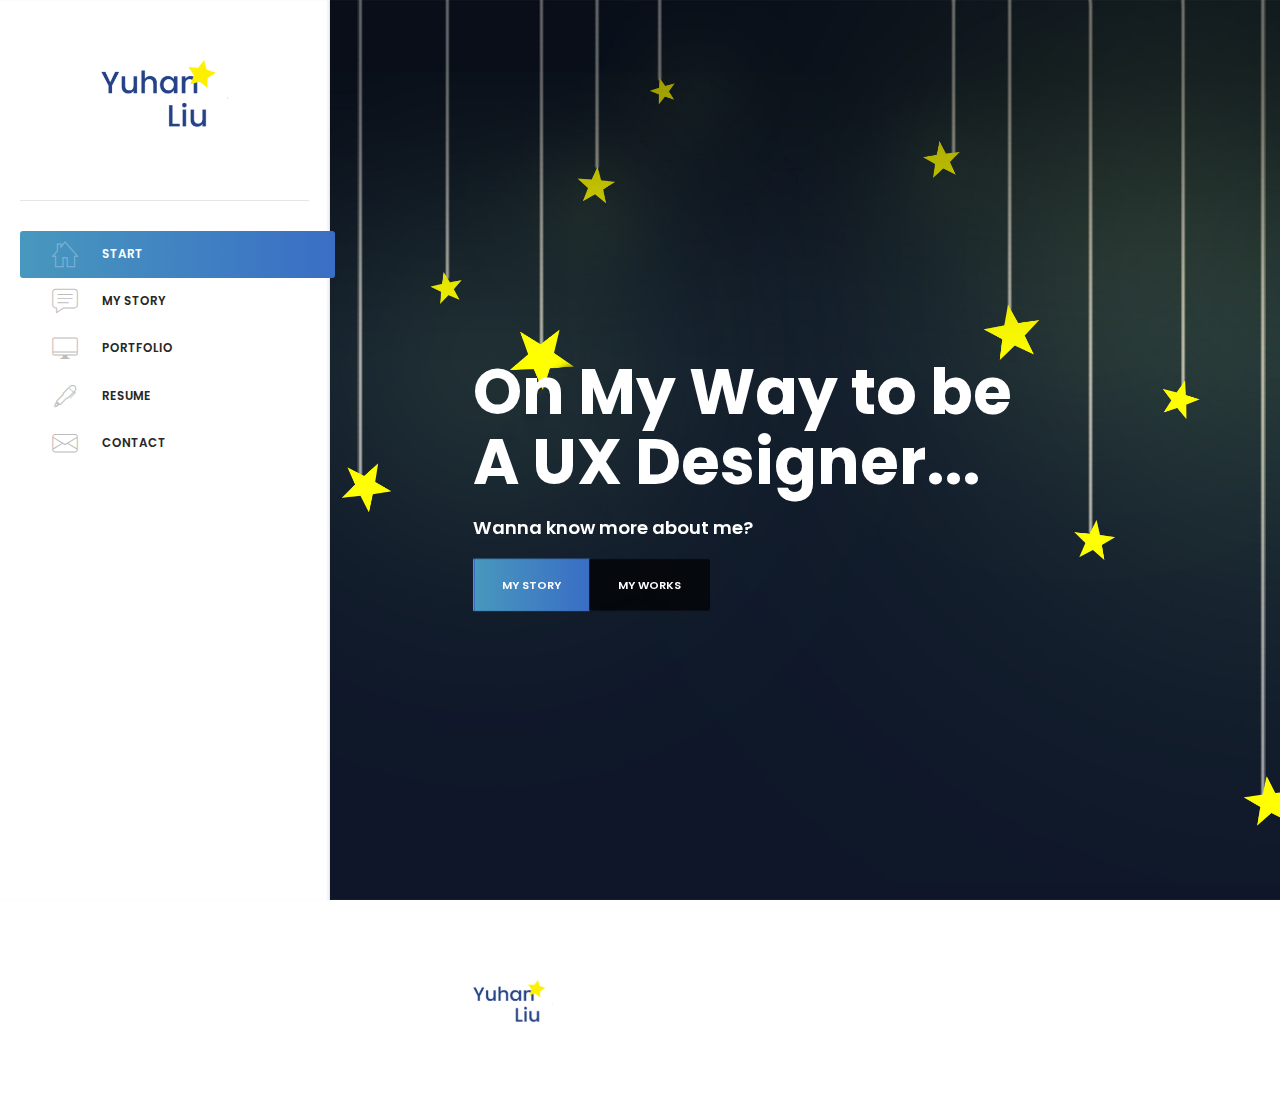
<file: index.html>
<!DOCTYPE html>
<html lang="en">
<head>

<!-- Meta -->
<meta http-equiv="Content-Type" content="text/html; charset=UTF-8" />
<meta name="viewport" content="width=device-width, initial-scale=1" />

<!-- Title -->
<title>Yuhan's Portfolio</title>

<!-- Favicons -->
<link rel="shortcut icon" href="assets/img/favicon.png">
<link rel="apple-touch-icon" href="assets/img/favicon_60x60.png">
<link rel="apple-touch-icon" sizes="76x76" href="assets/img/favicon_76x76.png">
<link rel="apple-touch-icon" sizes="120x120" href="assets/img/favicon_120x120.png">
<link rel="apple-touch-icon" sizes="152x152" href="assets/img/favicon_152x152.png">

<!-- Google Web Fonts -->
<link href="https://fonts.googleapis.com/css?family=Poppins:600,700" rel="stylesheet">

<!-- CSS Styles -->
<link rel="stylesheet" href="assets/css/styles.css" />

<!-- CSS Base -->
<link id="theme" rel="stylesheet" href="assets/css/themes/theme-blue.min.css" />

<!-- Global site tag (gtag.js) - Google Analytics -->
<script async src="https://www.googletagmanager.com/gtag/js?id=UA-110780613-1"></script>
<script>
  window.dataLayer = window.dataLayer || [];
  function gtag(){dataLayer.push(arguments);}
  gtag('js', new Date());

  gtag('config', 'UA-110780613-1');
</script>

    
</head>

<body class="header-vertical">

<!-- Loader -->
<div id="page-loader" class="bg-white">
    <svg class="loader" width="32px" height="32px" viewBox="0 0 32 32" xmlns="http://www.w3.org/2000/svg"><circle class="circle" fill="none" stroke-width="2" stroke-linecap="round" cx="16" cy="16" r="14"></circle></svg>
    <span class="loading-txt text-muted">Loading...</span>
</div>
<!-- Loader / End -->

<!-- Header -->
<header id="header">

    <!-- Logo -->
    <a href="index.html" class="logo">
        <img src="assets/img/logo-dark.png" alt="">
    </a>

    <!-- Navigation -->
    <nav id="main-menu">
        <div class="nav-wrapper">
            <ul class="nav nav-primary">
                <li><a href="index.html" class="active"><i class="li-home"></i>Start</a></li>
                <li><a href="about.html"><i class="li-feedback"></i>My Story</a></li>
<!--                 <li><a href="services.html"><i class="li-laptop"></i>Services</a></li> -->
                <li><a href="portfolio-3-cols.html"><i class="li-imac"></i>Portfolio</a></li>
                <li><a href="Resume.pdf"><i class="li-pen"></i>Resume</a></li>
                <li><a href="contact.html"><i class="li-email"></i>Contact</a></li>
               <!--  <li class="has-children">
                    <a href="#"><i class="li-heart"></i>Extra</a>
                    <ul>
                        <li><a href="#" class="go-back"><i class="ti-angle-left"></i>Home</a></li>
                        <li class="has-children">
                            <a href="#">Home Pages</a>
                            <ul>
                                <li><a href="#" class="go-back"><i class="ti-angle-left"></i>Extra</a></li>
                                <li><a href="index-one-page.html">Home One-Page</a></li>
                                <li><a href="index-one-page-dark.html">Home One-Page Dark</a></li>
                                <li><a href="index-one-page-agency.html">Home One-Page Agency <span class="tag tag-info">New!</span></a></li>
                                <li><a href="index-one-page-architecture.html">Home One-Page Architecture <span class="tag tag-info">New!</span></a></li>
                                <li><a href="index.html">Home Multi-Page</a></li>
                                <li><a href="index-dark.html">Home Multi-Page Dark</a></li>
                                <li><a href="index-video.html">Home Video</a></li>
                                <li><a href="index-portfolio.html">Home Portfolio</a></li>
                                <li><a href="index-slideshow.html">Home Slideshow</a></li>
                                <li><a href="index-hero.html">Home Hero <span class="tag tag-info">New!</span></a></li>
                                <li><a href="index-hero-dark.html">Home Hero Dark <span class="tag tag-info">New!</span></a></li>
                            </ul>
                        </li>
                        <li class="has-children">
                            <a href="#">Blog</a>
                            <ul>
                                <li><a href="#" class="go-back"><i class="ti-angle-left"></i>Extra</a></li>
                                <li><a href="blog.html">Blog</a></li>
                                <li><a href="blog-sidebar-left.html">Blog Sidebar Left</a></li>
                                <li><a href="blog-sidebar-right.html">Blog Sidebar Right</a></li>
                                <li><a href="blog-post.html">Blog Post</a></li>
                                <li><a href="blog-post-sidebar-left.html">Blog Post Sidebar Left</a></li>
                                <li><a href="blog-post-sidebar-right.html">Blog Post Sidebar Right</a></li>
                            </ul>
                        </li>
                        <li class="has-children">
                            <a href="#">Portfolio</a>
                            <ul>
                                <li><a href="#" class="go-back"><i class="ti-angle-left"></i>Extra</a></li>
                                <li><a href="portfolio-2-cols.html">Portfolio 2 Columns</a></li>
                                <li><a href="portfolio-3-cols.html">Portfolio 3 Columns</a></li>
                                <li><a href="portfolio-project-1.html">Single Project #1</a></li>
                                <li><a href="portfolio-project-2.html">Single Project #2</a></li>
                            </ul>
                        </li>
                        <li class="has-children">
                            <a href="#">Footers</a>
                            <ul>
                                <li><a href="#" class="go-back"><i class="ti-angle-left"></i>Extra</a></li>
                                <li><a href="footer-light.html">Footer Light</a></li>
                                <li><a href="footer-dark.html">Footer Dark</a></li>
                                <li><a href="footer-widgetized.html">Footer Widgetized</a></li>
                            </ul>
                        </li>
                        <li><a href="widgets.html">Widgets</a></li>
                        <li><a href="documentation.html" target="_blank">Documentation</a></li>
                    </ul>
                </li> -->
            </ul>
        </div>
        <span class="selector"></span>
    </nav>

</header>
<!-- Header / End -->

<!-- Content -->
<div id="content">
    
    <!-- Section / Home -->
<!--     <section id="home" class="section bg-dark cover text-xs-center dark">

        <div class="carousel inner-controls slider" data-slick='{
            "slidesToShow": 1, 
            "slidesToScroll": 1,
            "fade": true,
            "speed": 1000,
            "autoplay": true,
            "autoplaySpeed": 5000,
            "infinite": true,
            "pauseOnHover: false"
            }'> -->
            <!-- Slide -->
<section id="home" class="section fullheight dark">
                    <div class="bg-slideshow">
            <div class="bg-image zooming"><img src="assets/img/photos/skyyy.jpg" alt=""></div>
<!--             <div class="bg-image zooming"><img src="assets/img/photos/architecture_bg02.jpg" alt=""></div>
            <div class="bg-image zooming"><img src="assets/img/photos/architecture_bg03.jpg" alt=""></div> -->
        </div>

        <div class="v-center container-fluid container-custom">
            <h1 class="display-3"><br>On My Way to be<br>A UX Designer...</h1>
            <div class="btn-group" data-local-scroll>
                <h4>Wanna know more about me?</h4>
                <a href="about.html" class="btn btn-primary">MY STORY</a>
                <a href="portfolio-3-cols.html" class="btn btn-secondary">MY WORKS</a>
            </div>
        </div>
        </div>

    </section>

</div>
<!-- Content / End -->

<!-- Footer -->
<footer id="footer">
    <div class="container-fluid container-custom">
        <div class="row">
            <div class="col-xl-5 text-xl-left text-xs-center">
                <div class="module-group">
                    <div class="module copyright">
                        <a href="index.html" class="logo mr-15"><img src="assets/img/logo-dark.png" height="80" alt=""></a>

                </div>
            </div>
        </div>
    </div>
</footer>
<!-- Footer / End -->

<!-- Mobile Navigation Toggle -->
<div id="mobile-nav-toggle"><span></span><span></span><span></span></div>

<!-- JS Libraries -->
<script src="assets/js/jquery-2.2.4.min.js"></script>

<!-- JS Plugins -->
<script src="assets/js/plugins.js"></script>

<!-- JS Core -->
<script src="assets/js/core.js"></script>
</body>

</html>
</file>
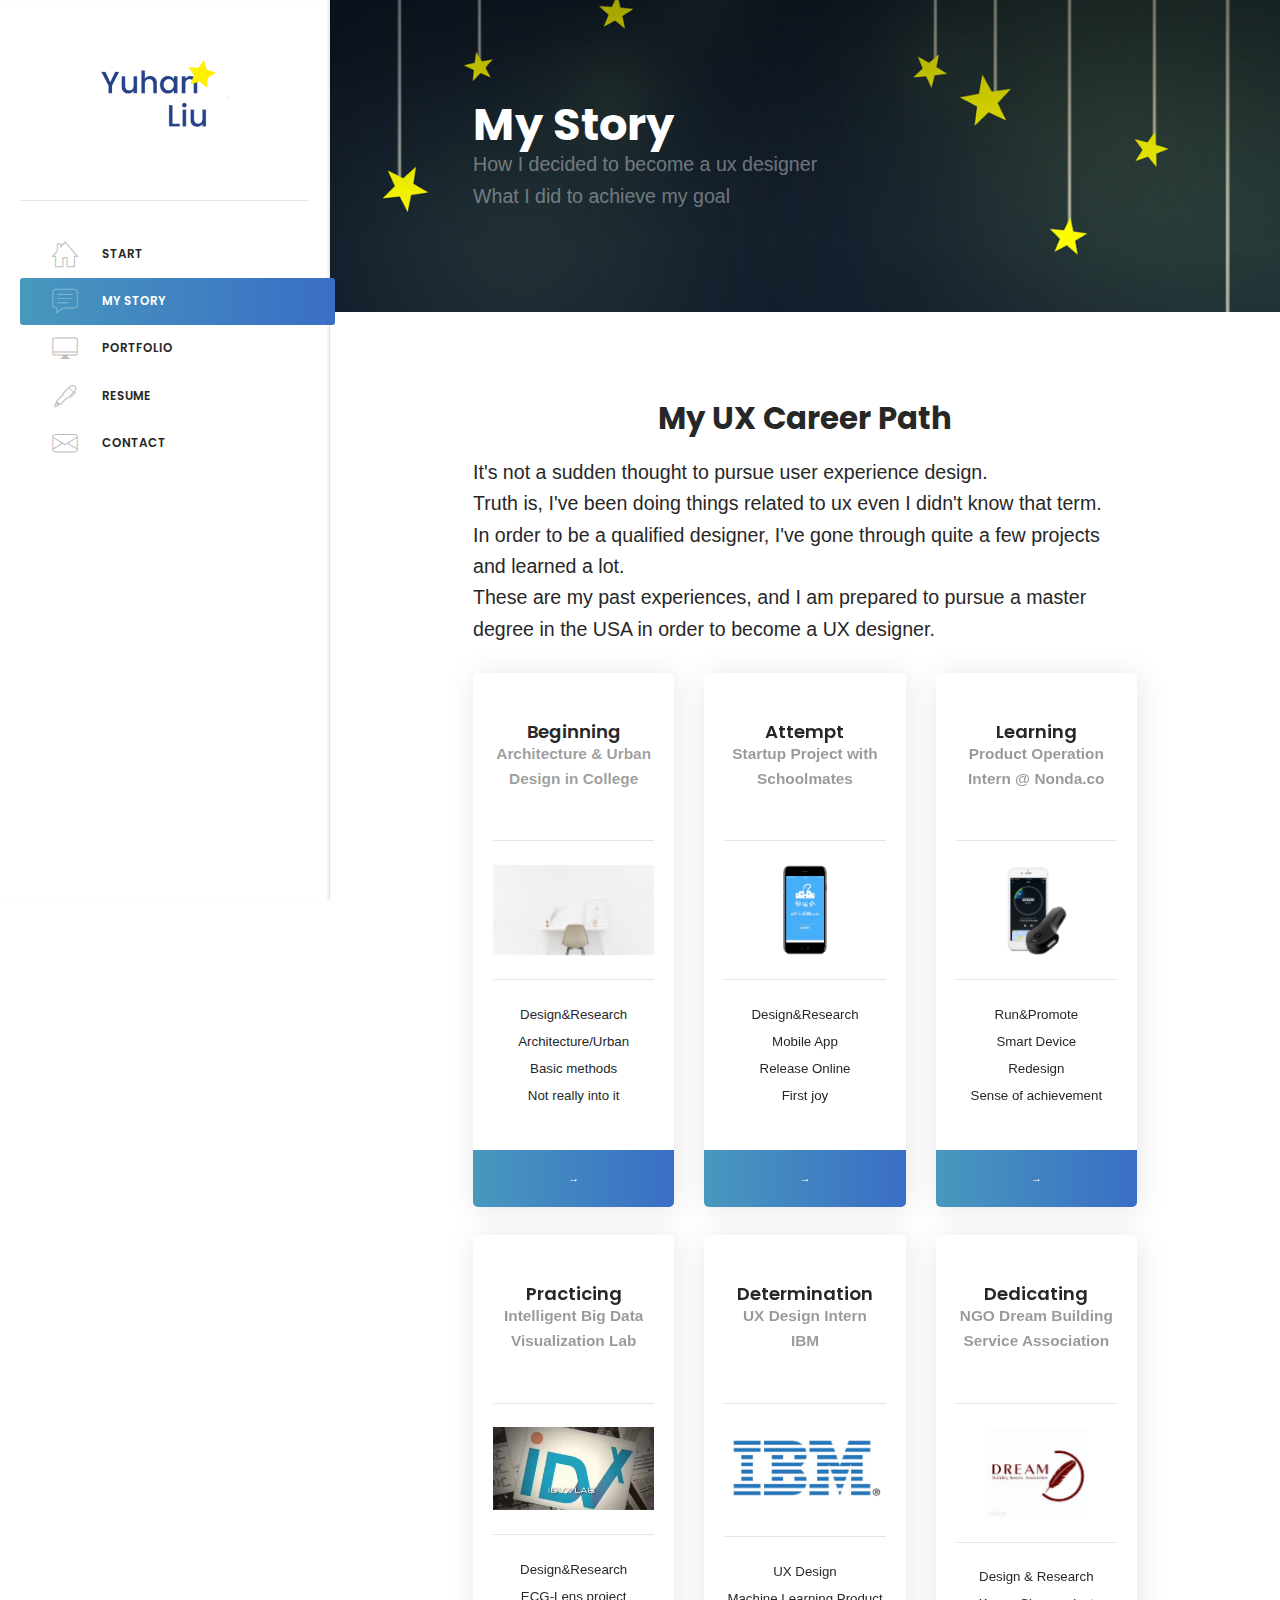
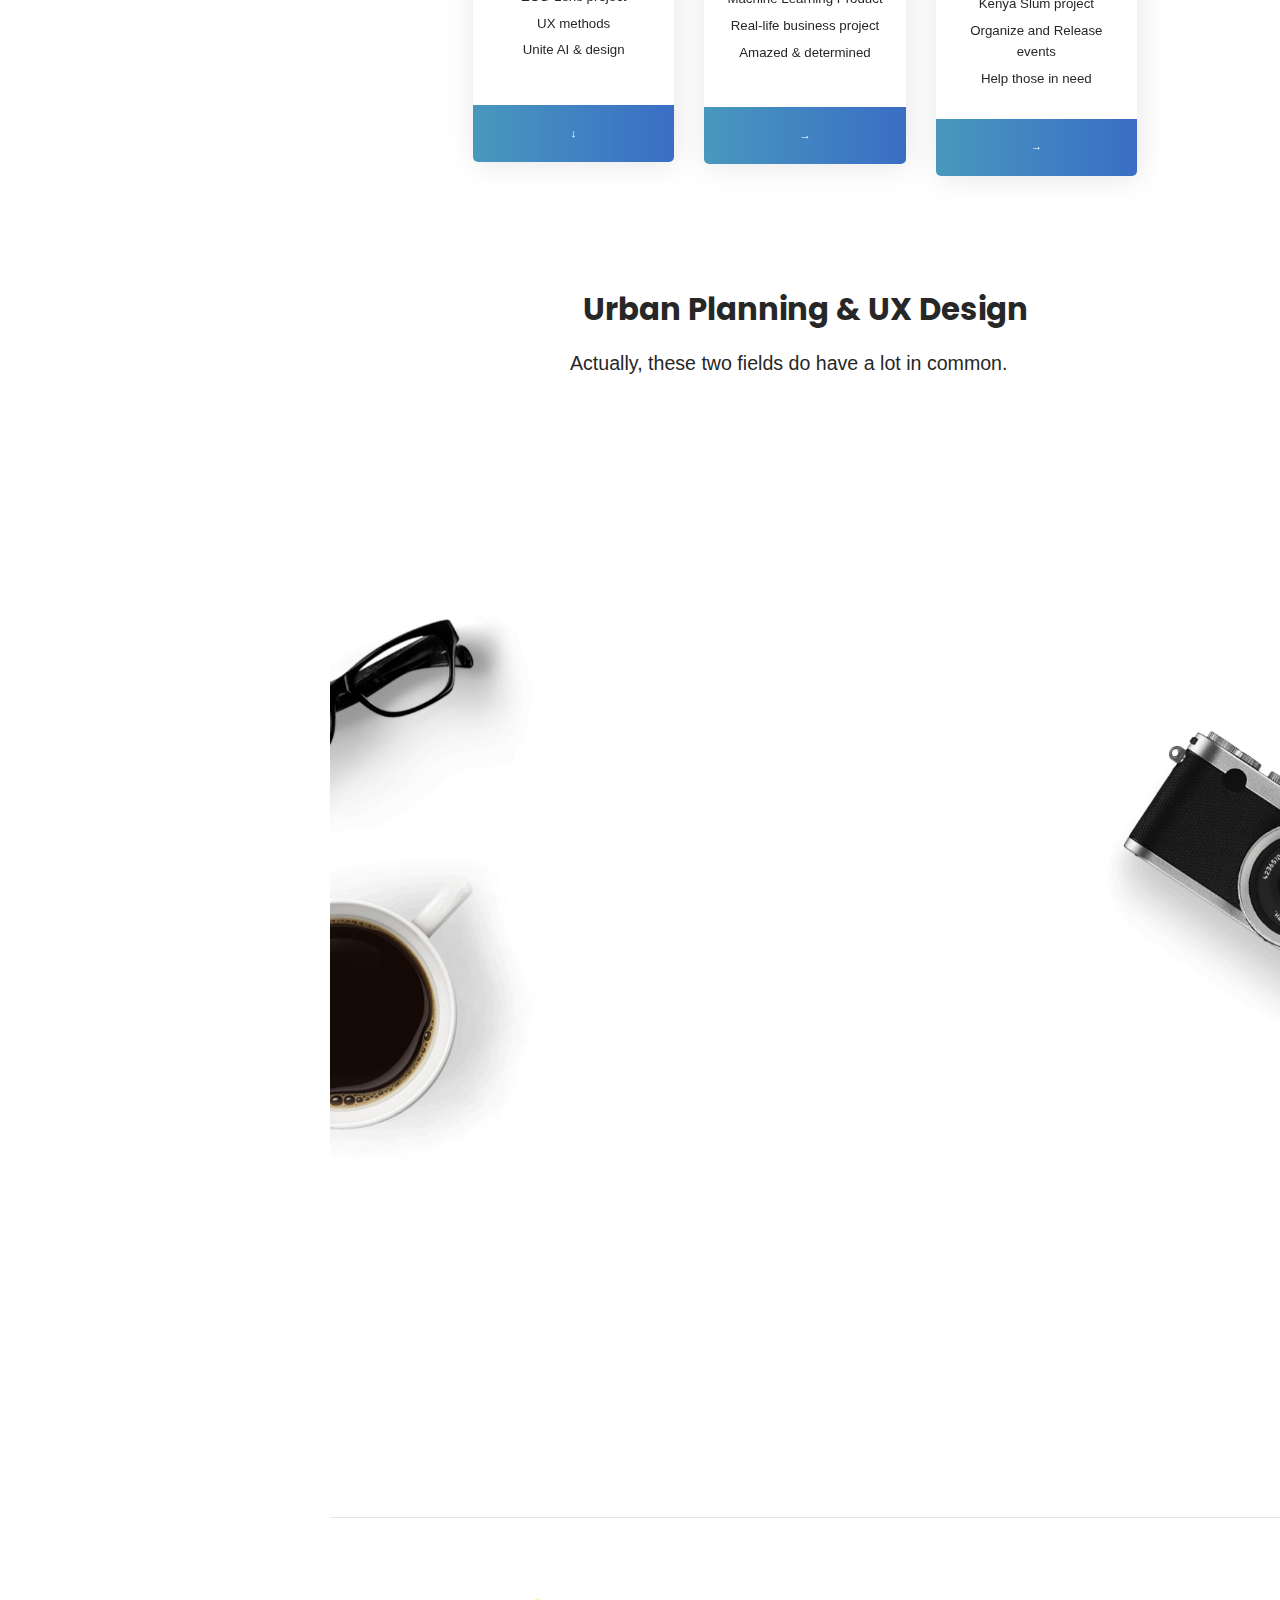
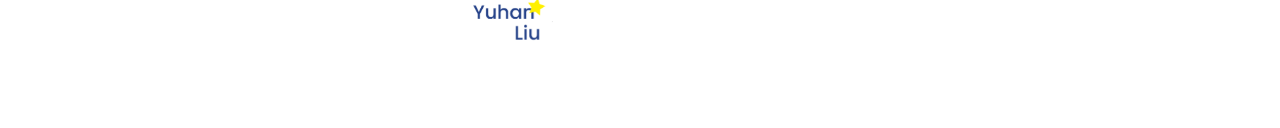
<file: about.html>
<!DOCTYPE html>
<html lang="en">
<head>

<!-- Meta -->
<meta http-equiv="Content-Type" content="text/html; charset=UTF-8" />
<meta name="viewport" content="width=device-width, initial-scale=1" />

<!-- Title -->
<title>Yuhan's Portfolio</title>

<!-- Favicons -->
<link rel="shortcut icon" href="assets/img/favicon.png">
<link rel="apple-touch-icon" href="assets/img/favicon_60x60.png">
<link rel="apple-touch-icon" sizes="76x76" href="assets/img/favicon_76x76.png">
<link rel="apple-touch-icon" sizes="120x120" href="assets/img/favicon_120x120.png">
<link rel="apple-touch-icon" sizes="152x152" href="assets/img/favicon_152x152.png">

<!-- Google Web Fonts -->
<link href="https://fonts.googleapis.com/css?family=Poppins:600,700" rel="stylesheet">

<!-- CSS Styles -->
<link rel="stylesheet" href="assets/css/styles.css" />

<!-- CSS Base -->
<link id="theme" rel="stylesheet" href="assets/css/themes/theme-blue.min.css" />

</head>

<body class="header-vertical">

<!-- Loader -->
<div id="page-loader" class="bg-white">
    <svg class="loader" width="32px" height="32px" viewBox="0 0 32 32" xmlns="http://www.w3.org/2000/svg"><circle class="circle" fill="none" stroke-width="2" stroke-linecap="round" cx="16" cy="16" r="14"></circle></svg>
    <span class="loading-txt text-muted">Loading...</span>
</div>
<!-- Loader / End -->

<!-- Header -->
<header id="header">

    <!-- Logo -->
    <a href="index.html" class="logo">
        <img src="assets/img/logo-dark.png" alt="">
    </a>

    <!-- Navigation -->
    <nav id="main-menu">
      <div class="nav-wrapper">
        <ul class="nav nav-primary">
            <li><a href="index.html"><i class="li-home"></i>Start</a></li>
            <li><a href="about.html" class="active"><i class="li-feedback"></i>My Story</a></li>
            <li><a href="portfolio-3-cols.html"><i class="li-imac"></i>Portfolio</a></li>
            <li><a href="Resume.pdf"><i class="li-pen"></i>Resume</a></li>
            <li><a href="contact.html"><i class="li-email"></i>Contact</a></li>
<!--             <li class="has-children">
                <a href="#"><i class="li-heart"></i>Extra</a>
                <ul>
                    <li><a href="#" class="go-back"><i class="ti-angle-left"></i>Home</a></li>
                    <li class="has-children">
                        <a href="#">Home Pages</a>
                        <ul>
                                <li><a href="#" class="go-back"><i class="ti-angle-left"></i>Extra</a></li>
                                <li><a href="index-one-page.html">Home One-Page</a></li>
                                <li><a href="index-one-page-dark.html">Home One-Page Dark</a></li>
                                <li><a href="index-one-page-agency.html">Home One-Page Agency <span class="tag tag-info">New!</span></a></li>
                                <li><a href="index-one-page-architecture.html">Home One-Page Architecture <span class="tag tag-info">New!</span></a></li>
                                <li><a href="index.html">Home Multi-Page</a></li>
                                <li><a href="index-dark.html">Home Multi-Page Dark</a></li>
                                <li><a href="index-video.html">Home Video</a></li>
                                <li><a href="index-portfolio.html">Home Portfolio</a></li>
                                <li><a href="index-slideshow.html">Home Slideshow</a></li>
                                <li><a href="index-hero.html">Home Hero <span class="tag tag-info">New!</span></a></li>
                                <li><a href="index-hero-dark.html">Home Hero Dark <span class="tag tag-info">New!</span></a></li>
                            </ul>
                    </li>
                    <li class="has-children">
                        <a href="#">Blog</a>
                        <ul>
                            <li><a href="#" class="go-back"><i class="ti-angle-left"></i>Extra</a></li>
                            <li><a href="blog.html">Blog</a></li>
                            <li><a href="blog-sidebar-left.html">Blog Sidebar Left</a></li>
                            <li><a href="blog-sidebar-right.html">Blog Sidebar Right</a></li>
                            <li><a href="blog-post.html">Blog Post</a></li>
                            <li><a href="blog-post-sidebar-left.html">Blog Post Sidebar Left</a></li>
                            <li><a href="blog-post-sidebar-right.html">Blog Post Sidebar Right</a></li>
                        </ul>
                    </li>
                    <li class="has-children">
                        <a href="#">Portfolio</a>
                        <ul>
                            <li><a href="#" class="go-back"><i class="ti-angle-left"></i>Extra</a></li>
                            <li><a href="portfolio-2-cols.html">Portfolio 2 Columns</a></li>
                            <li><a href="portfolio-3-cols.html">Portfolio 3 Columns</a></li>
                            <li><a href="portfolio-project-1.html">Single Project #1</a></li>
                            <li><a href="portfolio-project-2.html">Single Project #2</a></li>
                        </ul>
                    </li>
                    <li class="has-children">
                        <a href="#">Footers</a>
                        <ul>
                            <li><a href="#" class="go-back"><i class="ti-angle-left"></i>Extra</a></li>
                            <li><a href="footer-light.html">Footer Light</a></li>
                            <li><a href="footer-dark.html">Footer Dark</a></li>
                            <li><a href="footer-widgetized.html">Footer Widgetized</a></li>
                        </ul>
                    </li>
                    <li><a href="widgets.html">Widgets</a></li>
                    <li><a href="documentation.html" target="_blank">Documentation</a></li>
                </ul>
            </li> -->
        </ul>
      </div>  
      <span class="selector"></span>
    </nav>

</header>
<!-- Header / End -->

<!-- Content -->
<div id="content">

    <!-- Page Title -->
    <div class="page-title bg-dark dark">
        <div class="bg-image"><img src="assets/img/photos/sky02.png" alt=""></div>
        <div class="container-fluid container-custom">
            <h1>My Story</h1>
            <p class="lead text-muted"><strong>How I decided to become a ux designer<br>What I did to achieve my goal</strong></p>
        </div>
    </div>
    
    <!-- Section / About -->
    <section id="about" class="section">



        <div class="container-fluid container-custom">
            <h2 align="center">My UX Career Path</h2>
            <p  class="lead">It's not a sudden thought to pursue user experience design. <br>Truth is, I've been doing things related to ux even I didn't know that term.<br>In order to be a qualified designer, I've gone through quite a few projects and learned a lot.<br>These are my past experiences, and I am prepared to pursue a master degree in the USA in order to become a UX designer.</p>
            <div class="row">
                <div class="col-md-4">
                    <!-- Price Table -->
                    <div class="price-table">
                        <div class="head">
                            <h4 class="title">Beginning</h4>
                            <span class="caption text-muted"><strong>Architecture &amp; Urban Design in College</strong></span>
                        </div>
                        <div class="price">
                        <img src="assets/img/photos/agency_bg01.jpg" width="" alt="">
<!--                             <span class="currency text-primary">$</span>
                            <span class="value text-primary">49</span>
                            <span class="caption text-muted">/ per month</span> -->
                        </div>
                        <div class="content">
                            <ul class="list-unstyled mb-0">
                                <li>Design&amp;Research</li>
                                <li>Architecture/Urban</li>
                                <li>Basic methods</li>
                                <li>Not really into it</li>
                            </ul>
                        </div>
                        <span class="btn-bottom btn-primary">&rarr;</span>
                    </div>
                </div>
                <div class="col-md-4">
                    <!-- Price Table -->
                    <div class="price-table">
                        <div class="head">
                            <h4 class="title">Attempt</h4>
                            <span class="caption text-muted"><strong>Startup Project with Schoolmates</strong></span>
                        </div>
                        <div class="price">
                        <img src="assets/img/photos/thumb_bg01.jpg" alt="">
<!--                             <span class="currency text-primary">$</span>
                            <span class="value text-primary">99</span>
                            <span class="caption text-muted">/ per month</span> -->
                        </div>
                        <div class="content">
                            <ul class="list-unstyled mb-0">
                                <li>Design&amp;Research</li>
                                <li>Mobile App</li>
                                <li>Release Online</li>
                                <li>First joy</li>
                            </ul>
                        </div>
                        <span class="btn-bottom btn-primary">&rarr;</span>
                    </div>
                </div>
                <div class="col-md-4">
                    <!-- Price Table -->
                    <div class="price-table">
                        <div class="head">
                            <h4 class="title">Learning</h4>
                            <span class="caption text-muted"><strong>Product Operation Intern @ Nonda.co</strong></span>
                        </div>
                        <div class="price">
                        <img src="assets/img/photos/zus_bg01.jpg" alt="">
                          <!--   <span class="currency text-primary">$</span>
                            <span class="value text-primary">199</span>
                            <span class="caption text-muted">/ per month</span> -->
                        </div>
                        <div class="content">
                            <ul class="list-unstyled mb-0">
                                <li>Run&amp;Promote</li>
                                <li>Smart Device</li>
                                <li>Redesign</li>
                                <li>Sense of achievement</li>
                            </ul>
                        </div>
                        <span class="btn-bottom btn-primary">&rarr;</span>
                    </div>
                </div>
                <div class="col-md-4">
                    <!-- Price Table -->
                    <div class="price-table">
                        <div class="head">
                            <h4 class="title">Practicing</h4>
                            <span class="caption text-muted"><strong>Intelligent Big Data Visualization Lab</strong></span>
                        </div>
                        <div class="price">
                        <img src="assets/img/photos/idvx.jpeg" alt="">
<!--                             <span class="currency text-primary">$</span>
                            <span class="value text-primary">199</span>
                            <span class="caption text-muted">/ per month</span> -->
                        </div>
                        <div class="content">
                            <ul class="list-unstyled mb-0">
                                <li>Design&amp;Research</li>
                                <li>ECG-Lens project</li>
                                <li>UX methods</li>
                                <li>Unite AI &amp; design</li>
                            </ul>
                        </div>
                        <span class="btn-bottom btn-primary">&darr;</span>
                    </div>
                </div>

                <div class="col-md-4">
                    <!-- Price Table -->
                    <div class="price-table">
                        <div class="head">
                            <h4 class="title">Determination</h4>
                            <span class="caption text-muted"><strong>UX Design Intern <br>IBM</strong></span>
                        </div>
                        <div class="price">
                        <img src="assets/img/photos/ibm.jpeg" alt="">
                          <!--   <span class="currency text-primary">$</span>
                            <span class="value text-primary">199</span>
                            <span class="caption text-muted">/ per month</span> -->
                        </div>
                        <div class="content">
                            <ul class="list-unstyled mb-0">
                                <li>UX Design</li>
                                <li>Machine Learning Product</li>
                                <li>Real-life business project</li>
                                <li>Amazed &amp; determined</li>
                            </ul>
                        </div>
                        <span class="btn-bottom btn-primary">&rarr;</span>
                    </div>
                </div>

                <div class="col-md-4">
                    <!-- Price Table -->
                    <div class="price-table">
                        <div class="head">
                            <h4 class="title">Dedicating</h4>
                            <span class="caption text-muted"><strong>NGO Dream Building Service Association</strong></span>
                        </div>
                        <div class="price">
                        <img src="assets/img/photos/dbsa.jpg" alt="">
                          <!--   <span class="currency text-primary">$</span>
                            <span class="value text-primary">199</span>
                            <span class="caption text-muted">/ per month</span> -->
                        </div>
                        <div class="content">
                            <ul class="list-unstyled mb-0">
                                <li>Design &amp; Research</li>
                                <li>Kenya Slum project</li>
                                <li>Organize and Release events</li>
                                <li>Help those in need</li>
                            </ul>
                        </div>
                        <span class="btn-bottom btn-primary">&rarr;</span>
                    </div>
                </div>

            </div>

        </div>





            <h2 align="center"><br><br></h2>
            <h2 align="center">Urban Planning &amp; UX Design</h2>
        <div class="container container-sm">

            <!-- BG Side -->
            <div class="bg-side bg-left">
                <img src="assets/img/items/glasses.png" alt="">
                <img src="assets/img/items/coffee.png" alt="">
            </div>
            
            <!-- BG Side -->
            <div class="bg-side bg-right">
                <img src="assets/img/items/camera.png" alt="">
            </div>


          
            <p class="lead">Actually, these two fields do have a lot in common.</p>

            <div class="blockquotes">
                <!-- Blockquote -->
                <blockquote class="blockquote animated" data-animation="fadeInLeft">
                    <p>I design product for people to use better.</p>
                    <footer>
                        <img src="assets/img/projects/project03.jpg" alt="">
                        <span class="name">UX Designer</span>
                    </footer>
                </blockquote>
                <!-- Blockquote -->
                <blockquote class="blockquote blockquote-primary animated" data-animation="fadeInRight" data-animation-delay="300">
                    <p>I design urban for people to live better.</p>
                    <footer>
                        <img src="assets/img/projects/project10.jpg" alt="">
                        <span class="name">Urban Planner</span>
                    </footer>
                </blockquote>

                <!-- Blockquote -->
                <blockquote class="blockquote animated" data-animation="fadeInLeft">
                    <p>I do user research, design and iterate based on user's need.</p>
                    <footer>
                        <img src="assets/img/projects/project03.jpg" alt="">
                        <span class="name">UX Designer</span>
                    </footer>
                </blockquote>
                <!-- Blockquote -->
                <blockquote class="blockquote blockquote-primary animated" data-animation="fadeInRight" data-animation-delay="300">
                    <p>I do research about the city, design and revise based on resident's need.</p>
                    <footer>
                        <img src="assets/img/projects/project10.jpg" alt="">
                        <span class="name">Urban Planner</span>
                    </footer>
                </blockquote>
                 <!-- Blockquote -->
                <blockquote class="blockquote animated" data-animation="fadeInLeft">
                    <p>My product interacts with user physically directly and helps a lot for their experience.</p>
                    <footer>
                        <img src="assets/img/projects/project03.jpg" alt="">
                        <span class="name">UX Designer</span>
                    </footer>
                </blockquote>
                <!-- Blockquote -->
                <blockquote class="blockquote blockquote-primary animated" data-animation="fadeInRight" data-animation-delay="300">
                    <p>My project interacts with residents imperceptibly but matters a lot to their lives.</p>
                    <footer>
                        <img src="assets/img/projects/project10.jpg" alt="">
                        <span class="name">Urban Planner</span>
                    </footer>
                </blockquote>
            </div>

<!--             <h4 class="mt-60">My Skills</h4>
            
            <div class="progress-wrapper">
                <progress class="progress mb-5" value="95" max="100"></progress>
                <span class="value"></span>
                <strong class="text-sm">Motivation</strong>
            </div> 
           
            <div class="progress-wrapper">
                <progress class="progress mb-5" value="80" max="100"></progress>
                <span class="value"></span>
                <strong class="text-sm">Coaching</strong>
            </div> 
            
            <div class="progress-wrapper">
                <progress class="progress mb-5" value="75" max="100"></progress>
                <span class="value"></span>
                <strong class="text-sm">Business Advising</strong>
            </div> 
 -->
        </div>

    </section>

</div>
<!-- Content / End -->

<!-- Footer -->
<footer id="footer" class="border-top">
    <div class="container-fluid container-custom">
        <div class="row">
            <div class="col-xl-5 text-xl-left text-xs-center">
                <div class="module-group">
                    <div class="module copyright">
                        <a href="index.html" class="logo mr-15"><img src="assets/img/logo-dark.png" height="80" alt=""></a>
<!--                         <span class="text-muted">Copyright 2017© YUHAN LIU</span> -->
                    </div>
                </div>
            </div>
        </div>
    </div>
</footer>
<!-- Footer / End -->

<!-- Mobile Navigation Toggle -->
<div id="mobile-nav-toggle"><span></span><span></span><span></span></div>

<!-- JS Libraries -->
<script src="assets/js/jquery-2.2.4.min.js"></script>

<!-- JS Plugins -->
<script src="assets/js/plugins.js"></script>

<!-- JS Core -->
<script src="assets/js/core.js"></script>

</body>

</html>
</file>
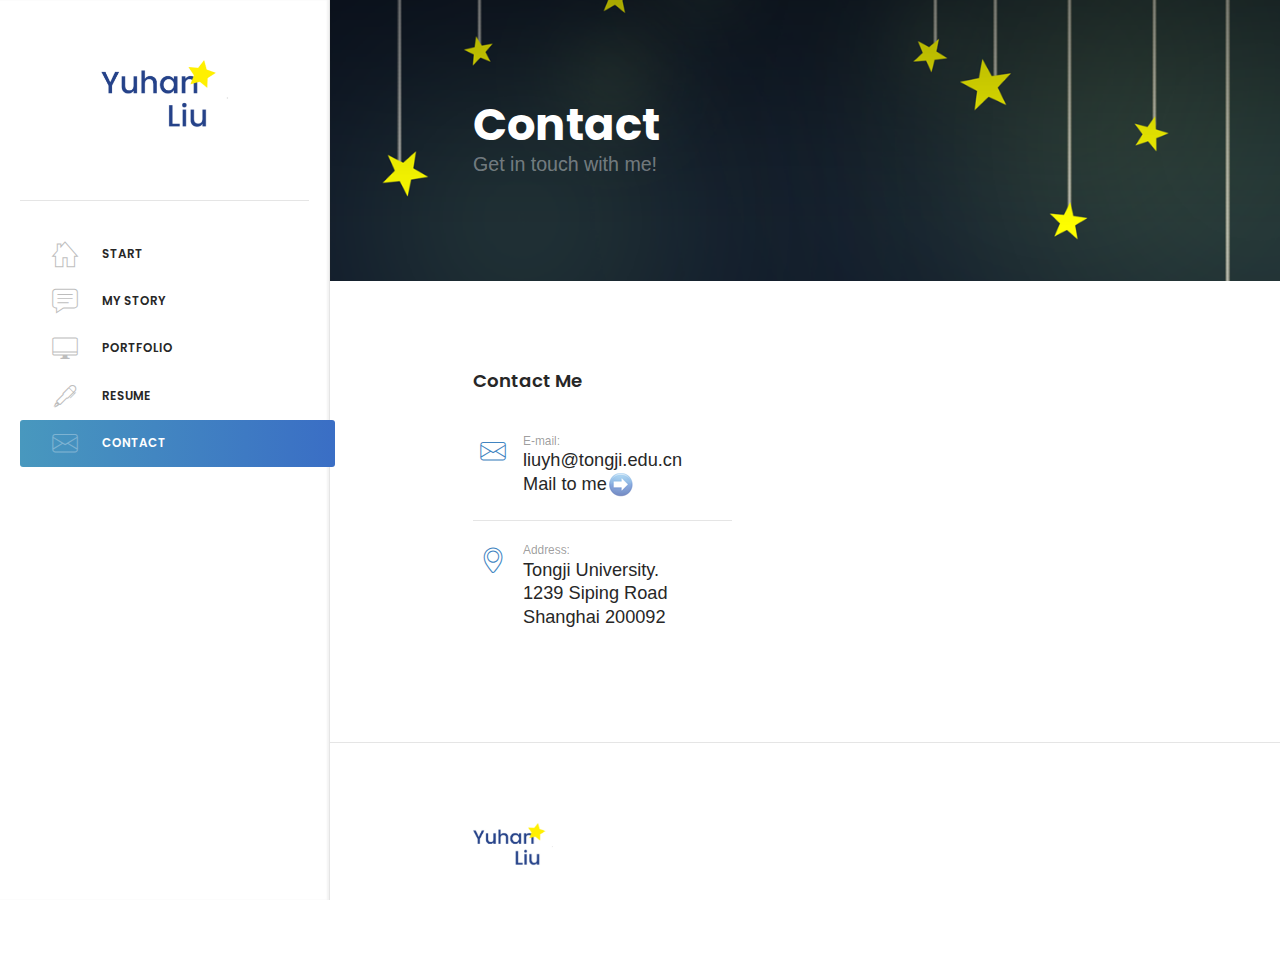
<file: contact.html>
<!DOCTYPE html>
<html lang="en">
<head>

<!-- Meta -->
<meta http-equiv="Content-Type" content="text/html; charset=UTF-8" />
<meta name="viewport" content="width=device-width, initial-scale=1" />

<!-- Title -->
<title>Yuhan's Portfolio</title>

<!-- Favicons -->
<link rel="shortcut icon" href="assets/img/favicon.png">
<link rel="apple-touch-icon" href="assets/img/favicon_60x60.png">
<link rel="apple-touch-icon" sizes="76x76" href="assets/img/favicon_76x76.png">
<link rel="apple-touch-icon" sizes="120x120" href="assets/img/favicon_120x120.png">
<link rel="apple-touch-icon" sizes="152x152" href="assets/img/favicon_152x152.png">

<!-- Google Web Fonts -->
<link href="https://fonts.googleapis.com/css?family=Poppins:600,700" rel="stylesheet">

<!-- CSS Styles -->
<link rel="stylesheet" href="assets/css/styles.css" />

<!-- CSS Base -->
<link id="theme" rel="stylesheet" href="assets/css/themes/theme-blue.min.css" />

</head>

<body class="header-vertical">

<!-- Loader -->
<div id="page-loader" class="bg-white">
    <svg class="loader" width="32px" height="32px" viewBox="0 0 32 32" xmlns="http://www.w3.org/2000/svg"><circle class="circle" fill="none" stroke-width="2" stroke-linecap="round" cx="16" cy="16" r="14"></circle></svg>
    <span class="loading-txt text-muted">Loading...</span>
</div>
<!-- Loader / End -->

<!-- Header -->
<header id="header">

    <!-- Logo -->
    <a href="index.html" class="logo">
        <img src="assets/img/logo-dark.png" alt="">
    </a>

    <!-- Navigation -->
    <nav id="main-menu">
      <div class="nav-wrapper">
        <ul class="nav nav-primary">
            <li><a href="index.html"><i class="li-home"></i>Start</a></li>
            <li><a href="about.html"><i class="li-feedback"></i>My story</a></li>
            <li><a href="portfolio-3-cols.html"><i class="li-imac"></i>Portfolio</a></li>
            <li><a href="Resume.pdf"><i class="li-pen"></i>Resume</a></li>
            <li><a href="contact.html" class="active"><i class="li-email"></i>Contact</a></li>
        </ul>
      </div>  
      <span class="selector"></span>
    </nav>

</header>
<!-- Header / End -->

<!-- Content -->
<div id="content">

    <!-- Page Title -->
    <div class="page-title bg-dark dark">
        <div class="bg-image"><img src="assets/img/photos/sky02.png" alt=""></div>
        <div class="container-fluid container-custom">
            <h1>Contact</h1>
            <p class="lead text-muted"><strong>Get in touch with me!</strong></p>
        </div>
    </div>

    
    <!-- Section / Contact -->
    <section id="contact" class="section">

        <div class="container-fluid container-custom">
            <div class="row">
                <div class="col-md-5">
                    <div class="box left">
                        <h4>Contact Me</h4>
                        <ul class="contact-list">
                            <li>
                                <i class="li-email"></i>
                                <div class="content">
                                    <span class="text-xs text-muted">E-mail:</span>
                                    <a  class="text-lg">liuyh@tongji.edu.cn<br></a>
                                    <a href="mailto:liuyh@tongji.edu.cn?Subject=I%20found%20your%20site" class="text-lg">Mail to me<img src="assets/img/items/jiantou.png" alt=""></a>
                                </div>
                            </li>
<!--                             <li>
                                <i class="li-push"></i>
                                <div class="content">
                                    <span class="text-xs text-muted">Phone:</span>
                                    <a href="#">+86 <span class="text-lg">13524433755</span></a>
                                </div>
                            </li> -->
                            <li>
                                <i class="li-map1"></i>
                                <div class="content">
                                    <span class="text-xs text-muted">Address:</span>
                                    <span class="text-lg">Tongji University. <br>1239 Siping Road<br>Shanghai 200092</span>
                                </div>
                            </li>
                        </ul>

                    </div>
                </div>


               <!--  <div class="col-md-7">
                    <div class="box right">
                        <h4>Write to Me</h4>
                        <form action="#" id="contact-form" class="contact-form validate-form"
                            data-message-error="Opps... Something went wrong - please try again later"
                            data-message-success="Thanks! You will recieve a responsve in 24h!"
                            >
                            <div class="form-group">
                                <label>Your e-mail</label>
                                <input name="email" type="email" class="form-control" required>
                            </div>
                            <div class="form-group">
                                <label>Your message</label>
                                <textarea name="message" id="message" cols="30" rows="5" class="form-control" required></textarea>
                            </div>
                            <div class="form-group form-submit">
                                <button type="submit" class="btn btn-submit">
                                    <span>Send message!</span>
                                    <svg class="loader loader-white" width="32px" height="32px" viewBox="0 0 32 32" xmlns="http://www.w3.org/2000/svg"><circle class="circle" fill="none" stroke-width="2" stroke-linecap="round" cx="16" cy="16" r="14"></circle></svg>
                                </button>
                            </div>
                        </form>
                    </div>
                </div> -->
            </div>
        </div>

    </section>

</div>
<!-- Content / End -->

<!-- Footer -->
<footer id="footer" class="border-top">
    <div class="container-fluid container-custom">
        <div class="row">
            <div class="col-xl-5 text-xl-left text-xs-center">
                <div class="module-group">
                    <div class="module copyright">
                        <a href="index.html" class="logo mr-15"><img src="assets/img/logo-dark.png" height="80" alt=""></a>
<!--                         <span class="text-muted">Copyright 2017© AMY LIU</span> -->
                    </div>
                </div>
            </div>
        </div>
    </div>
</footer>
<!-- Footer / End -->

<!-- Mobile Navigation Toggle -->
<div id="mobile-nav-toggle"><span></span><span></span><span></span></div>

<!-- JS Libraries -->
<script src="assets/js/jquery-2.2.4.min.js"></script>

<!-- JS Plugins -->
<script src="assets/js/plugins.js"></script>

<!-- JS Core -->
<script src="assets/js/core.js"></script>

<!-- JS Google Map --><!-- 
<script src="https://maps.googleapis.com/maps/api/js"></script>
 -->
</body>

</html>
</file>
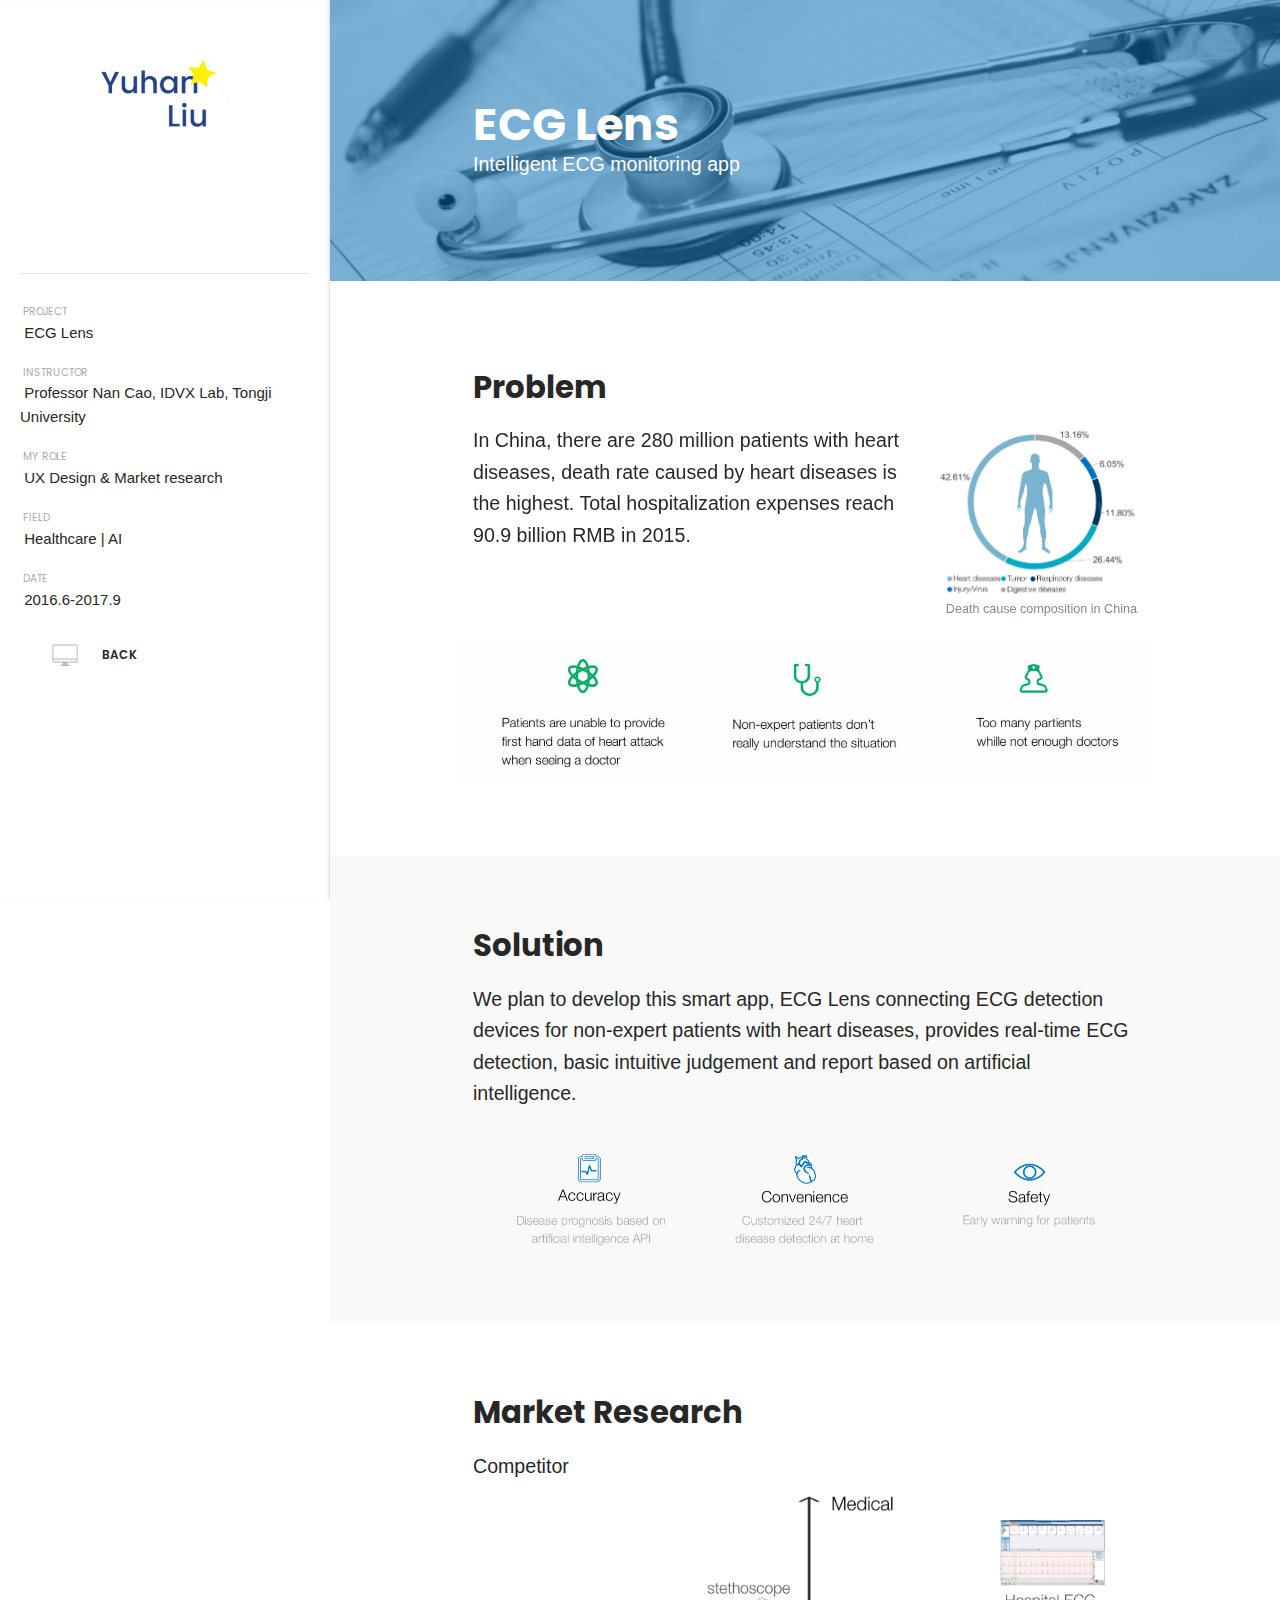
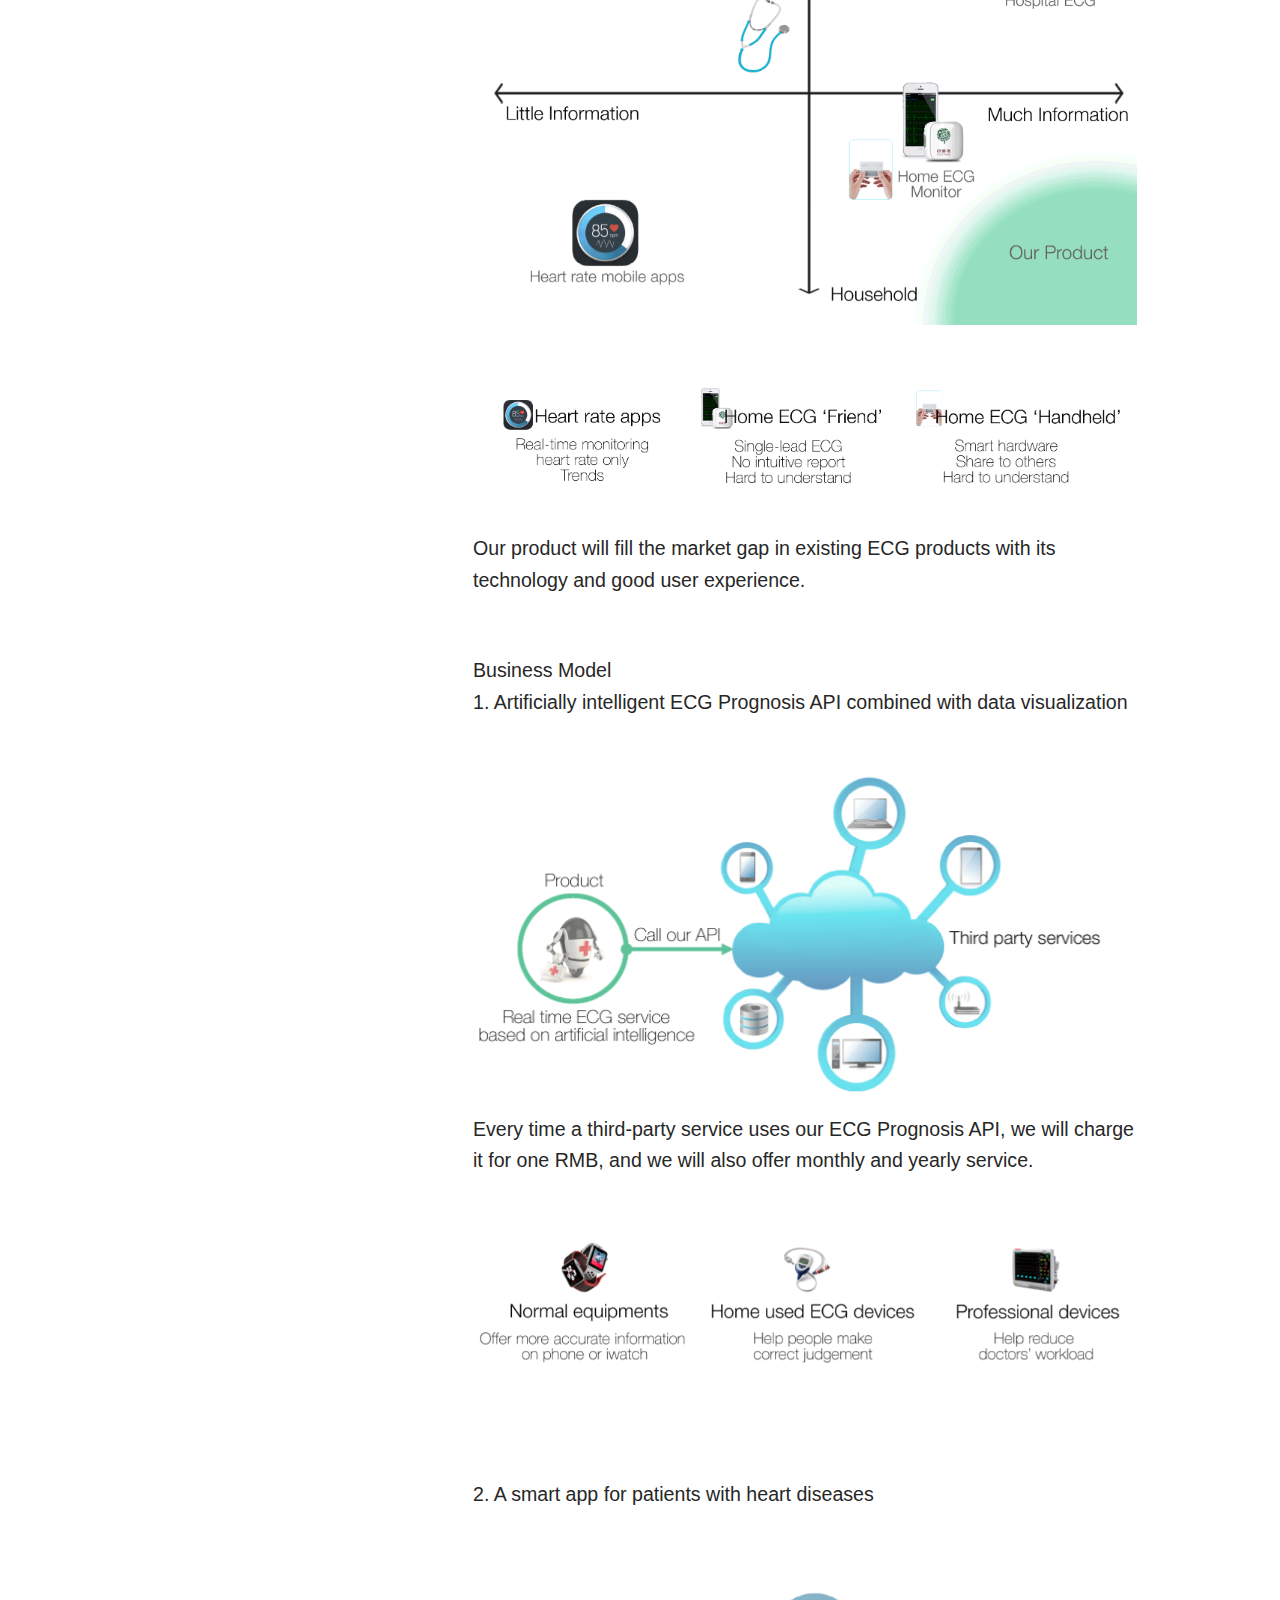
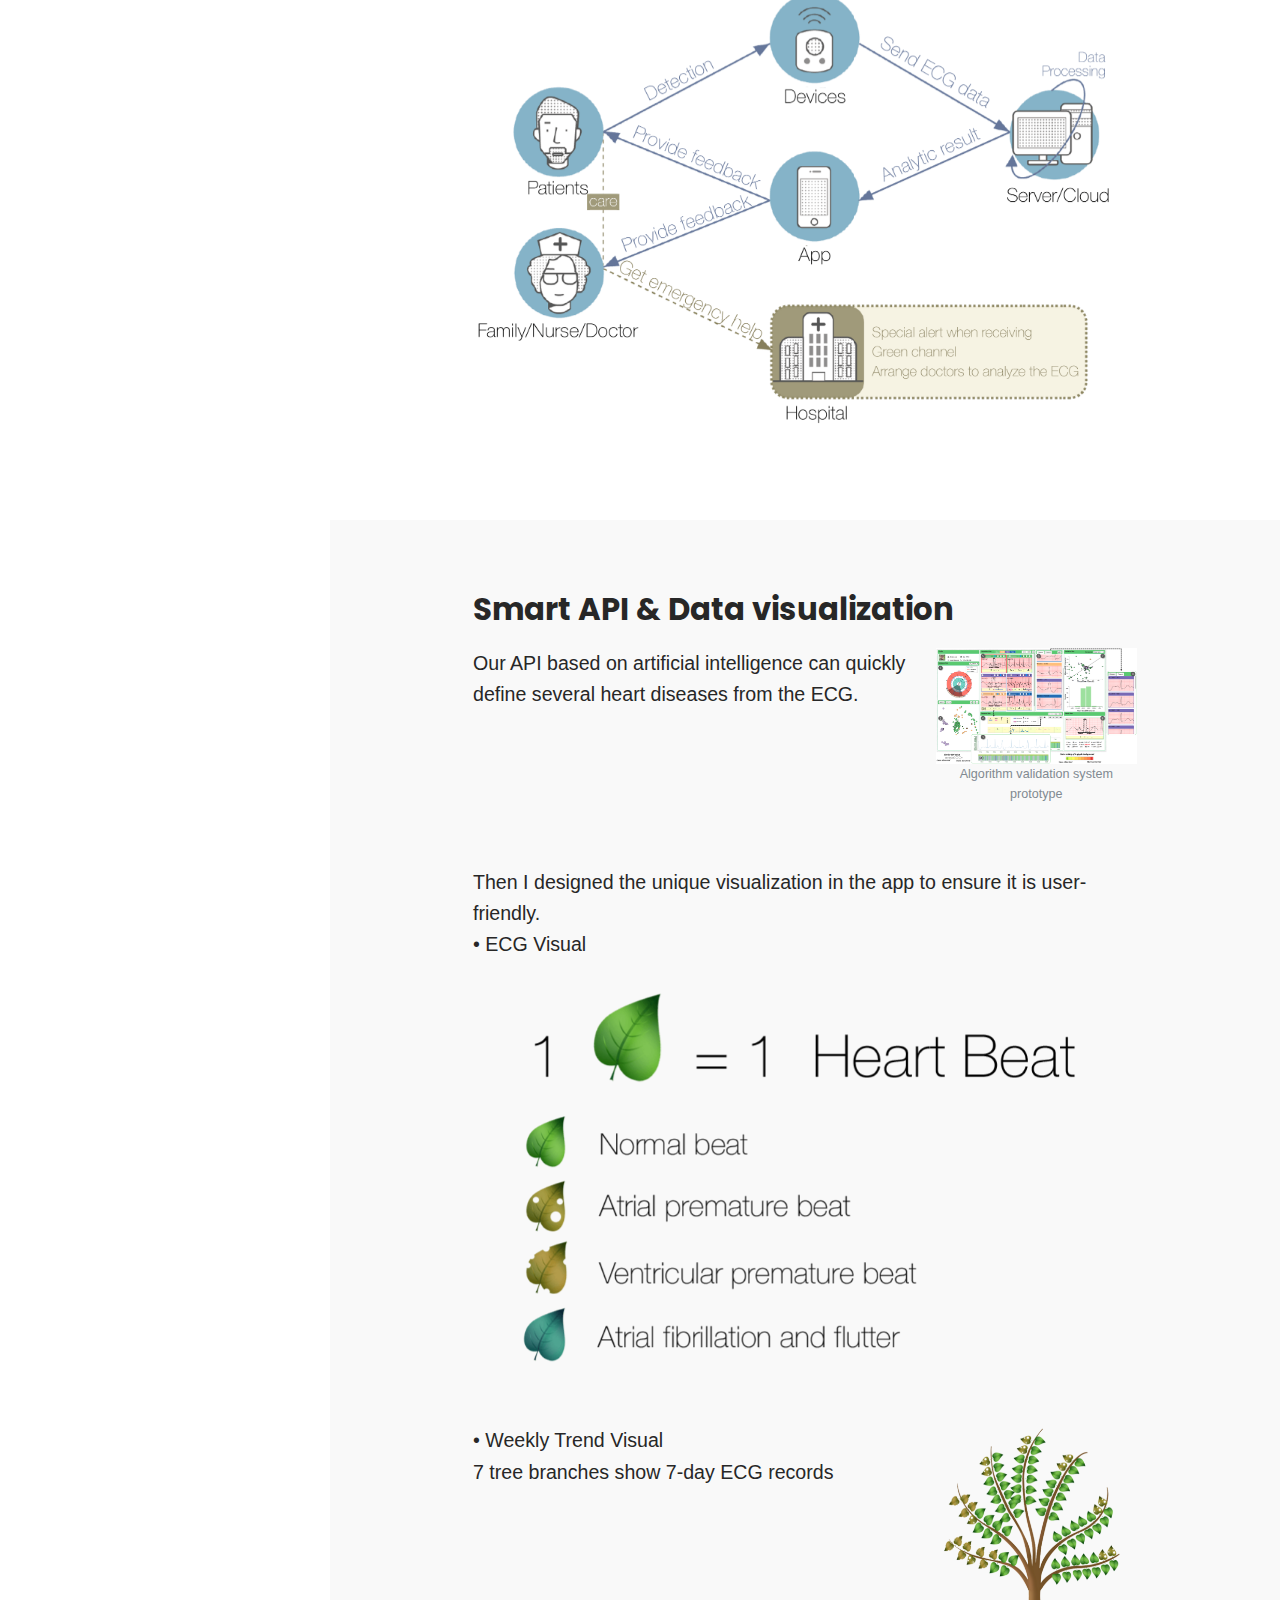
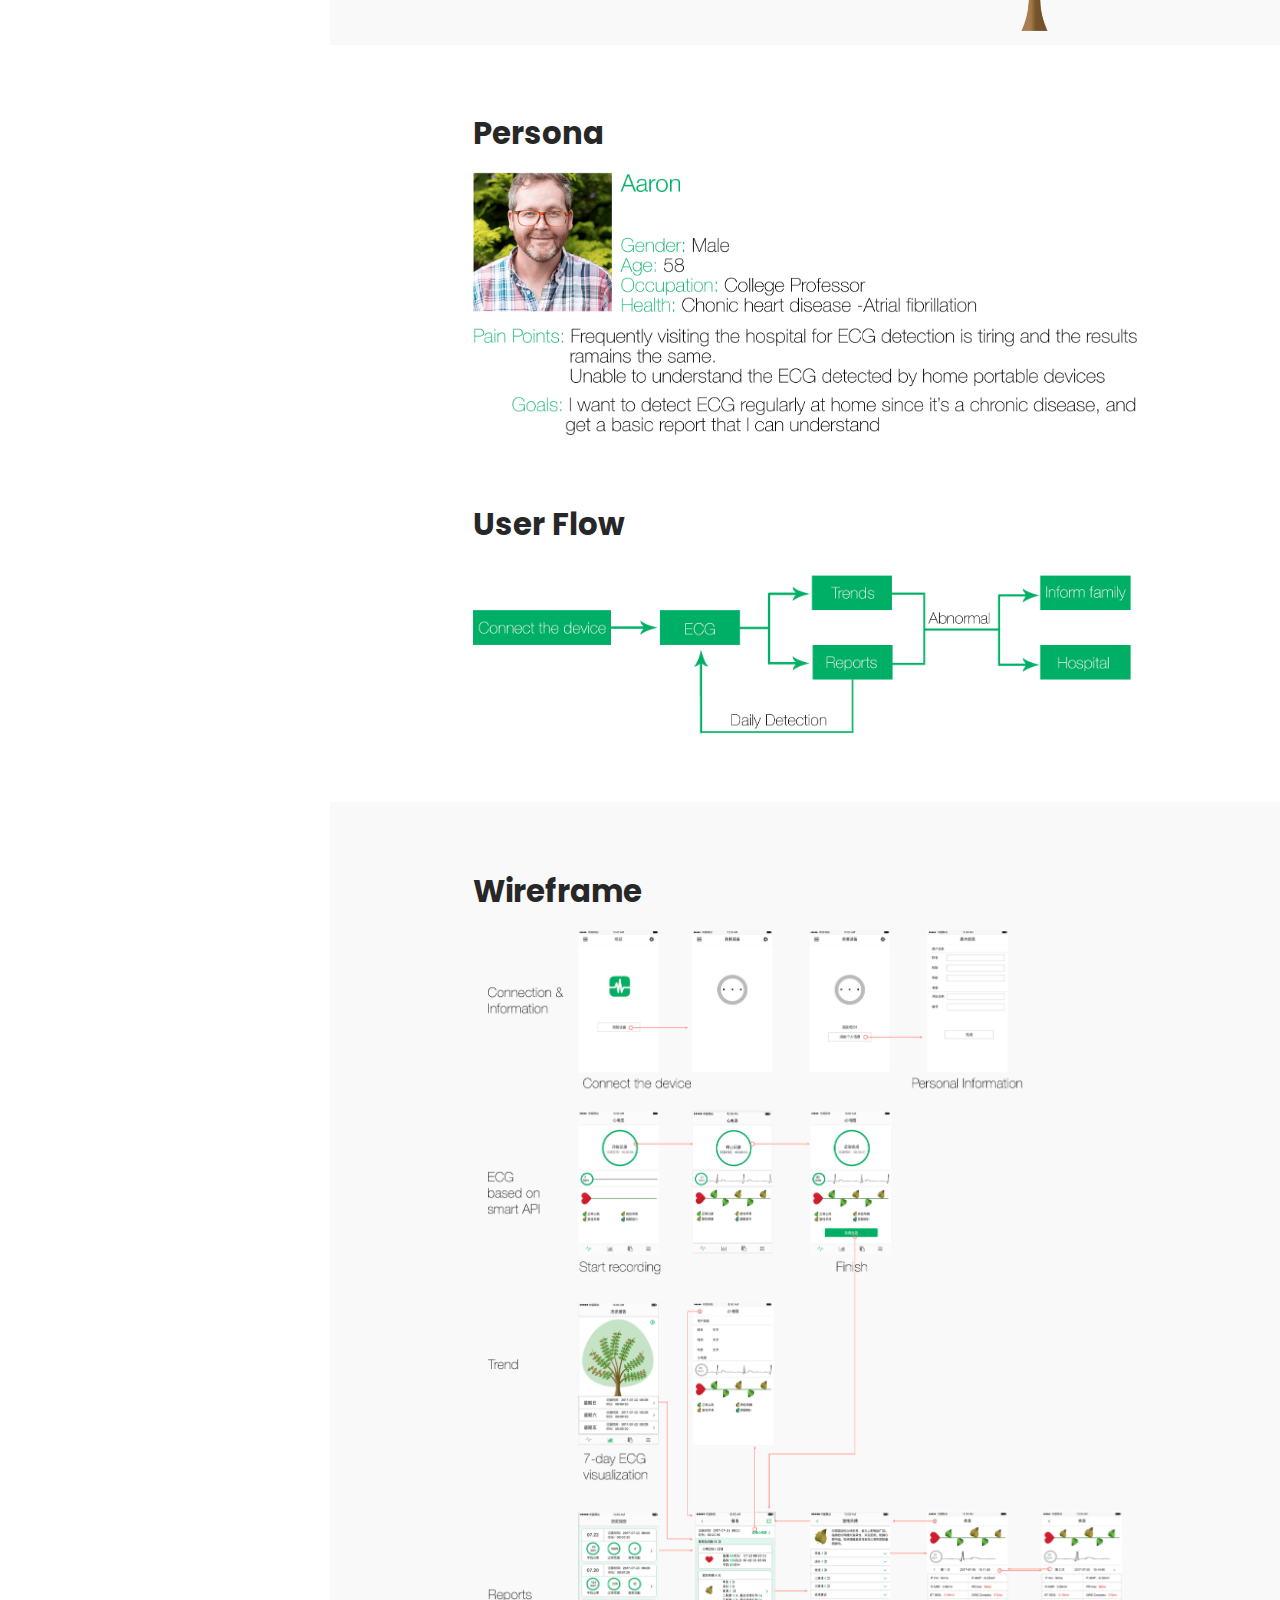
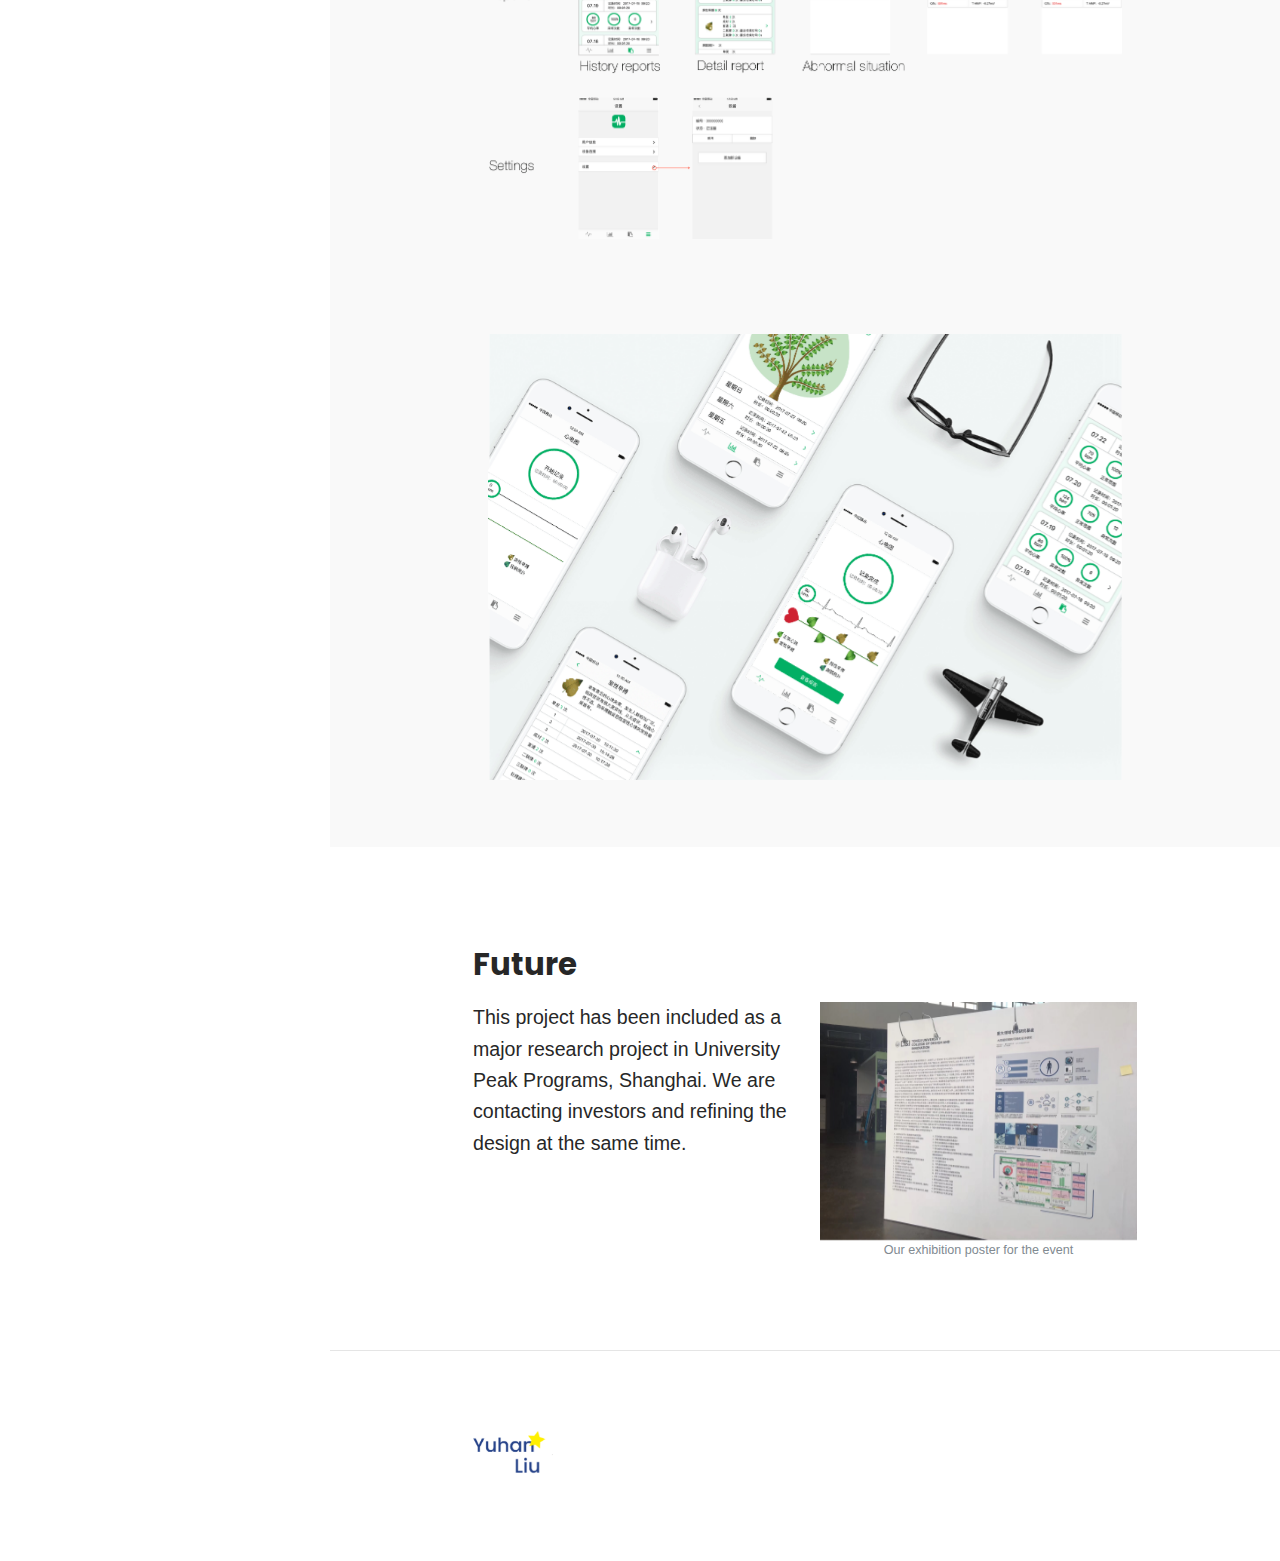
<file: portfolio-ecg.html>
<!DOCTYPE html PUBLIC "-//W3C//DTD XHTML 1.0 Strict//EN" "http://www.w3.org/TR/xhtml1/DTD/xhtml1-strict.dtd">
<html xmlns="http://www.w3.org/1999/xhtml" xml:lang="en" lang="en">


<head>

<!-- Meta -->
<meta http-equiv="Content-Type" content="text/html; charset=UTF-8" />
<meta name="viewport" content="width=device-width, initial-scale=1" />

<!-- Title -->
<title>Yuhan's Portfolio</title>

<!-- Favicons -->
<link rel="shortcut icon" href="assets/img/favicon.png">
<link rel="apple-touch-icon" href="assets/img/favicon_60x60.png">
<link rel="apple-touch-icon" sizes="76x76" href="assets/img/favicon_76x76.png">
<link rel="apple-touch-icon" sizes="120x120" href="assets/img/favicon_120x120.png">
<link rel="apple-touch-icon" sizes="152x152" href="assets/img/favicon_152x152.png">

<!-- Google Web Fonts -->
<link href="https://fonts.googleapis.com/css?family=Poppins:600,700" rel="stylesheet">

<!-- JQ plugins-->
<script src="assets/js/jquery-2.2.4.min.js"></script>

<!-- CSS Styles -->
<link rel="stylesheet" href="assets/css/styles.css" />

<!-- CSS Base -->
<link id="theme" rel="stylesheet" href="assets/css/themes/theme-blue.min.css" />

</head>

<body class="header-vertical">

<!-- Loader -->
<div id="page-loader" class="bg-white">
    <svg class="loader" width="32px" height="32px" viewBox="0 0 32 32" xmlns="http://www.w3.org/2000/svg"><circle class="circle" fill="none" stroke-width="2" stroke-linecap="round" cx="16" cy="16" r="14"></circle></svg>
    <span class="loading-txt text-muted">Loading...</span>
</div>
<!-- Loader / End -->



<!-- Header -->
<header id="header">

    <!-- Logo -->
    <a href="index.html" class="logo">
        <img src="assets/img/logo-dark.png" alt="">
        <p>  <br><br></p>
    </a>

    <!-- Navigation -->
    <nav id="main-menu">
      <div class="nav-wrapper">            
                            <dl class="description-2">
                                <dt>&nbsp;Project</dt>
                                <dd>&nbsp;ECG Lens</dd>
                                <dt>&nbsp;Instructor</dt>
                                <dd>&nbsp;Professor Nan Cao, IDVX Lab, Tongji University</dd>
                                <dt>&nbsp;My Role</dt>
                                <dd>&nbsp;UX Design &amp; Market research</dd>
                                <dt>&nbsp;Field</dt>
                                <dd>&nbsp;Healthcare | AI</dd>
                                <dt>&nbsp;Date</dt>
                                <dd>&nbsp;2016.6-2017.9 </dd>
                            </dl>
    </div>

    <div class="nav-wrapper">
            <ul class="nav nav-primary">
           <!--  <li><a href="index.html"><i class="li-home"></i>Start</a></li>
            <li><a href="about.html"><i class="li-feedback"></i>My Story</a></li> -->
            <li><a href="portfolio-3-cols.html"><i class="li-imac"></i>back</a></li>
           <!--  <li><a href="Resume.pdf"><i class="li-pen"></i>Resume</a></li>
            <li><a href="contact.html"><i class="li-email"></i>Contact</a></li> -->
            </ul>     
    </div>  
      <span class="selector"></span>
    </nav>

</header>
<!-- Header / End -->

<!-- Content -->
<div id="content" class='zoomjs'>

    <!-- Page Title -->

    <div class='page-title bg-dark dark'>
        <div class="bg-image"><img src="assets/img/projects/ecg/head.jpg" alt=""></div>
        <div class="container-fluid container-custom">
            <h1>ECG Lens</h1>
            <p class="lead">Intelligent ECG monitoring app</p>
        </div>
    </div>

<!--     <div class="page-title pb-0">
        <div class="container-fluid container-custom">
            <h1>Planend</h1>
            <p class="lead text-muted">Make plan end &amp; Make plan friends</p>
        </div>
    </div> -->

    <!-- Section -->
    <section>
    <div class='page-body'>
        <div class="container-fluid container-custom">
            <h2>Problem</h2>
            <div class="row">
            <div class="col-lg-8">
                <p class="lead">In China, there are 280 million patients with heart diseases, death rate caused by heart diseases is the highest. Total hospitalization expenses reach 90.9 billion RMB in 2015.<br><br><br></p>
            </div>            
            <div class="col-lg-4">
              <div align="center">
                <img src="assets/img/projects/ecg/0.jpg" alt=""><figcaption class="figure-caption text-xs-right">Death cause composition in China</figcaption>
              </div>
            </div>
            <p><br></p>
            <img src="assets/img/projects/ecg/2.jpg" alt="">
            </div>
        </div><p><br><br></p>
    </div>

    <div class='page-body' style="background-color: #f9f9f9">
        <div class="container-fluid container-custom">  
            <p><br><br></p>  
            <h2>Solution</h2>
            <div class="row">
            	<div class='col-lg-12'> <p class='lead'>We plan to develop this smart app, ECG Lens connecting ECG detection devices for non-expert patients with heart diseases, provides real-time ECG detection, basic intuitive judgement and report based on artificial intelligence.</p><img src="assets/img/projects/ecg/5.png" alt=""><p><br></p></div>
            </div>
        </div>
    </div>
 

    <div class='page-body'>
        <div class="container-fluid container-custom">
            <p><br><br></p>
            <h2>Market Research</h2>
            <div class="row" >
            <div class='col-lg-12'>
            <p class='lead'><strong>Competitor</strong>
            	<img src="assets/img/projects/ecg/3.png" alt="">
            	<p></p>
            	<img src="assets/img/projects/ecg/4.png" alt="">
            	<p class='lead'>Our product will fill the market gap in existing ECG products with its technology and good user experience.<br><br></p>
            <p class='lead'><strong>Business Model</strong><br>1. Artificially intelligent ECG Prognosis API combined with data visualization</p>
            	<img src="assets/img/projects/ecg/6.png" alt="">
            	<p class='lead'>Every time a third-party service uses our ECG Prognosis API, we will charge it for one RMB, and we will also offer monthly and yearly service.</p><img src="assets/img/projects/ecg/7.png" alt="">
            	<p class='lead'><br><br>2. A smart app for patients with heart diseases</p><img src="assets/img/projects/ecg/8.png" alt=""><p><br></p>
            </div>
            </div>
        </div>
    </div>
 
    <div class='page-body' style="background-color: #f9f9f9">
        <div class="container-fluid container-custom">
            <p><br><br></p>
            <h2>Smart API &amp; Data visualization </h2>
            <div class="row" >
              <div class='col-lg-8'>
            	<p class='lead'>Our API based on artificial intelligence can quickly define several heart diseases from the ECG.</p>
              </div>
              <div class='col-lg-4'>
                <img src="assets/img/projects/ecg/yanzheng.png" alt=""><figcaption class="figure-caption text-xs-center">Algorithm validation system prototype</figcaption>
              </div>
              <div class='col-lg-12'>
                <p class='lead'><br><br>Then I designed the unique visualization in the app to ensure it is user-friendly.<br>&bull; ECG Visual<img src="assets/img/projects/ecg/12.png" alt=""><br></p>
              </div>
                <div class='col-lg-8'><p class='lead'>&bull; Weekly Trend Visual<br>7 tree branches show 7-day ECG records</p></div>
                <div class='col-lg-4'><img src="assets/img/projects/ecg/tree.png" alt=""></div>
              
            </div>
        </div>
    </div>



    <div class='page-body'>
        <div class="container-fluid container-custom">
            <p><br><br></p>
            <h2>Persona</h2>
            <div class="row" >
            <div class='col-lg-12'>
                <img src="assets/img/projects/ecg/9.png" alt="">
            <p><br><br></p>
            <h2>User Flow</h2>
                <img src="assets/img/projects/ecg/11.png" alt="">
                <p><br></p>
            </div>
            </div>
        </div>
    </div>



    <div class='page-body' style="background-color: #f9f9f9">
        <div class="container-fluid container-custom">
            <p><br><br></p>
            <h2>Wireframe</h2>
            <div class='col-lg-12'>
                <img src="assets/img/projects/ecg/wireframe.png" alt=""><p><br><br><br></p>
                <img src="assets/img/projects/ecg/13.png" alt=""><p><br><br><br></p>
            </div>
        </div>
    </div>

    <div class='page-body'>
        <div class="container-fluid container-custom">  
            <p><br><br></p>  
            <h2>Future</h2>
            <div class="row">
            	<div class='col-lg-6'> <p class='lead'>This project has been included as a major research project in University Peak Programs, Shanghai. We are contacting investors and refining the design at the same time.</p></div>
                <div class='col-lg-6'><img src="assets/img/projects/ecg/poster.jpeg" alt=""><figcaption class="figure-caption text-xs-center">Our exhibition poster for the event</figcaption></div>
            </div>
        </div>
    </div>




        <script src="zoom.js"></script>
        <script>
            document.querySelector( '.zoomjs' ).addEventListener( 'click', function( event ) {
                event.preventDefault();
                zoom.to({ element: event.target });
            } );
        </script>






        </div>
    </div>
    </section>

</div>
<!-- Content / End -->

<!-- Footer -->
<footer id="footer" class="border-top">
    <div class="container-fluid container-custom">
        <div class="row">
            <div class="col-xl-5 text-xl-left text-xs-center">
                <div class="module-group">
                    <div class="module copyright">
                        <a href="index.html" class="logo mr-15"><img src="assets/img/logo-dark.png" height="80" alt=""></a>
                        
                    </div>
                </div>
            </div>
        </div>
    </div>
</footer>
<!-- Footer / End -->

<!-- Mobile Navigation Toggle -->
<div id="mobile-nav-toggle"><span></span><span></span><span></span></div>

<!-- JS Libraries -->
<script src="assets/js/jquery-2.2.4.min.js"></script>

<!-- JS Plugins -->
<script src="assets/js/plugins.js"></script>
<script src="assets/js/core.js"></script>

<!-- JS Core -->


</body>

</html>
</file>
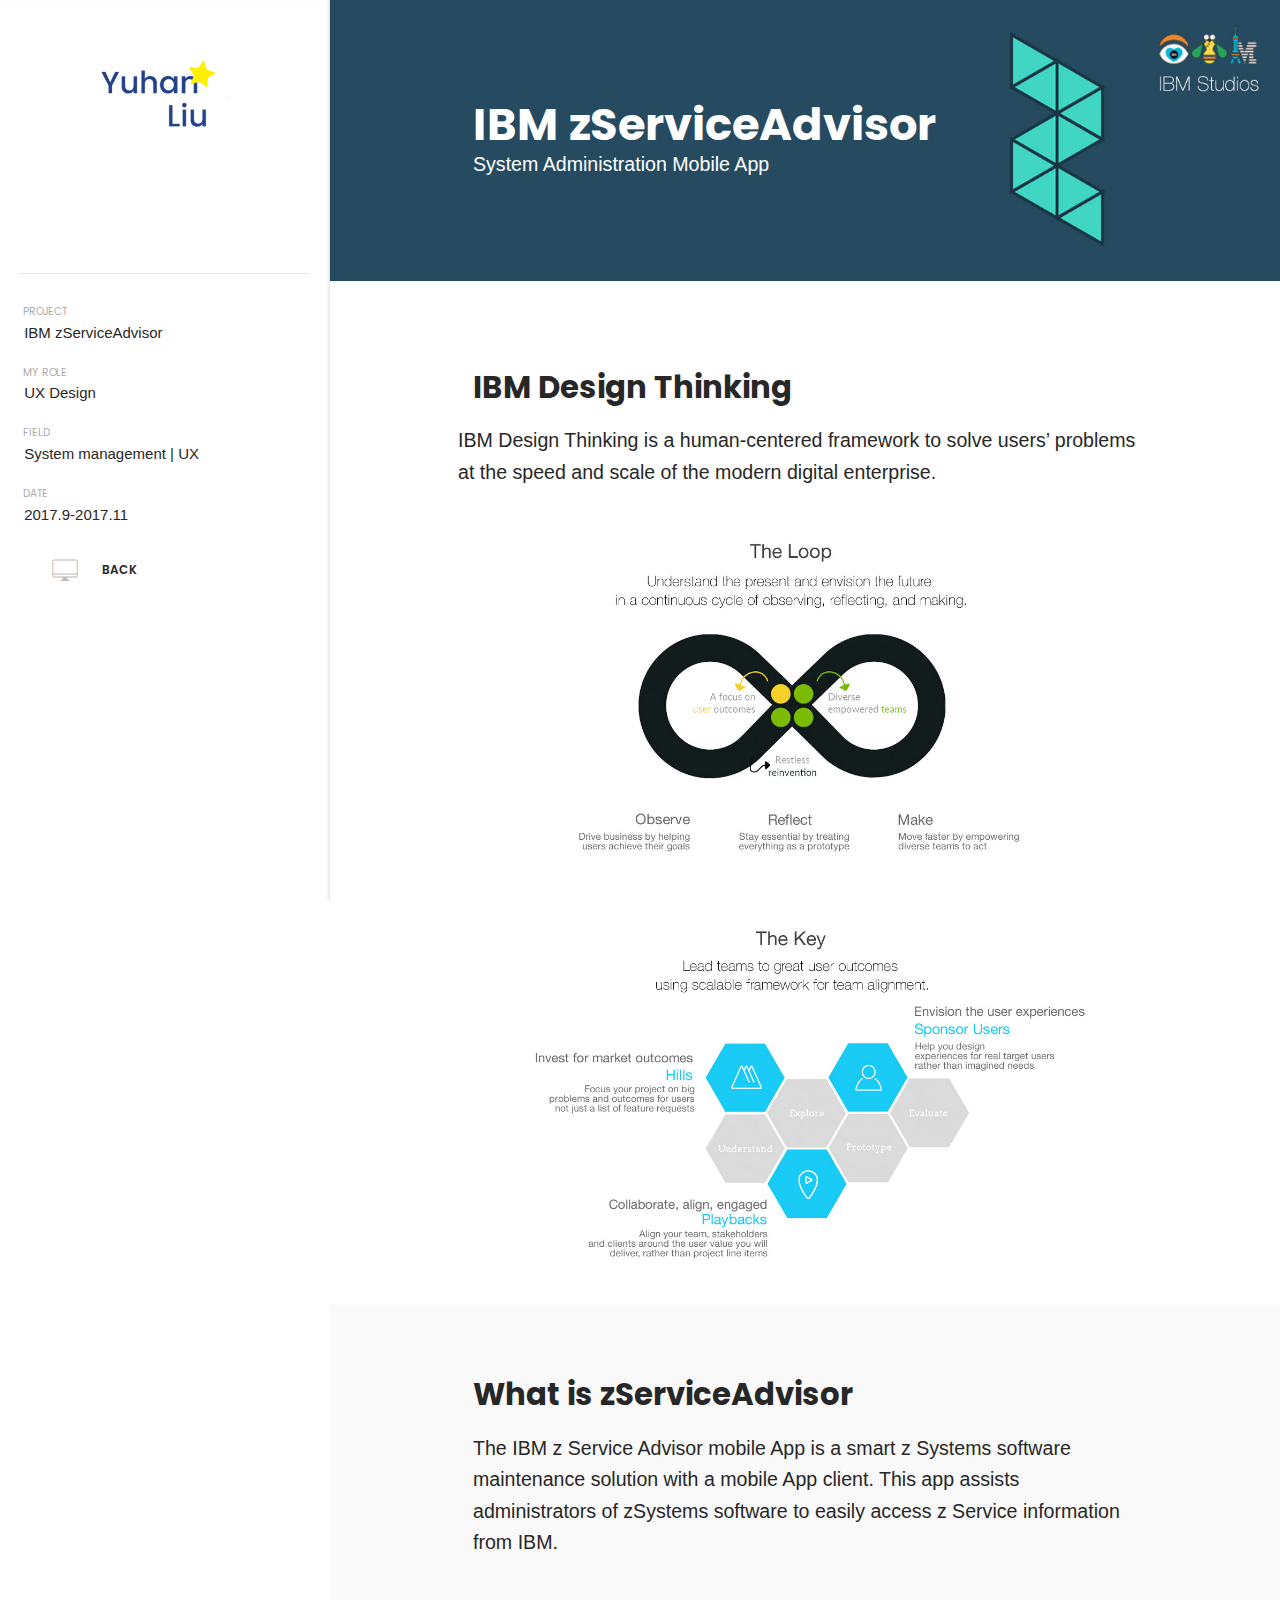
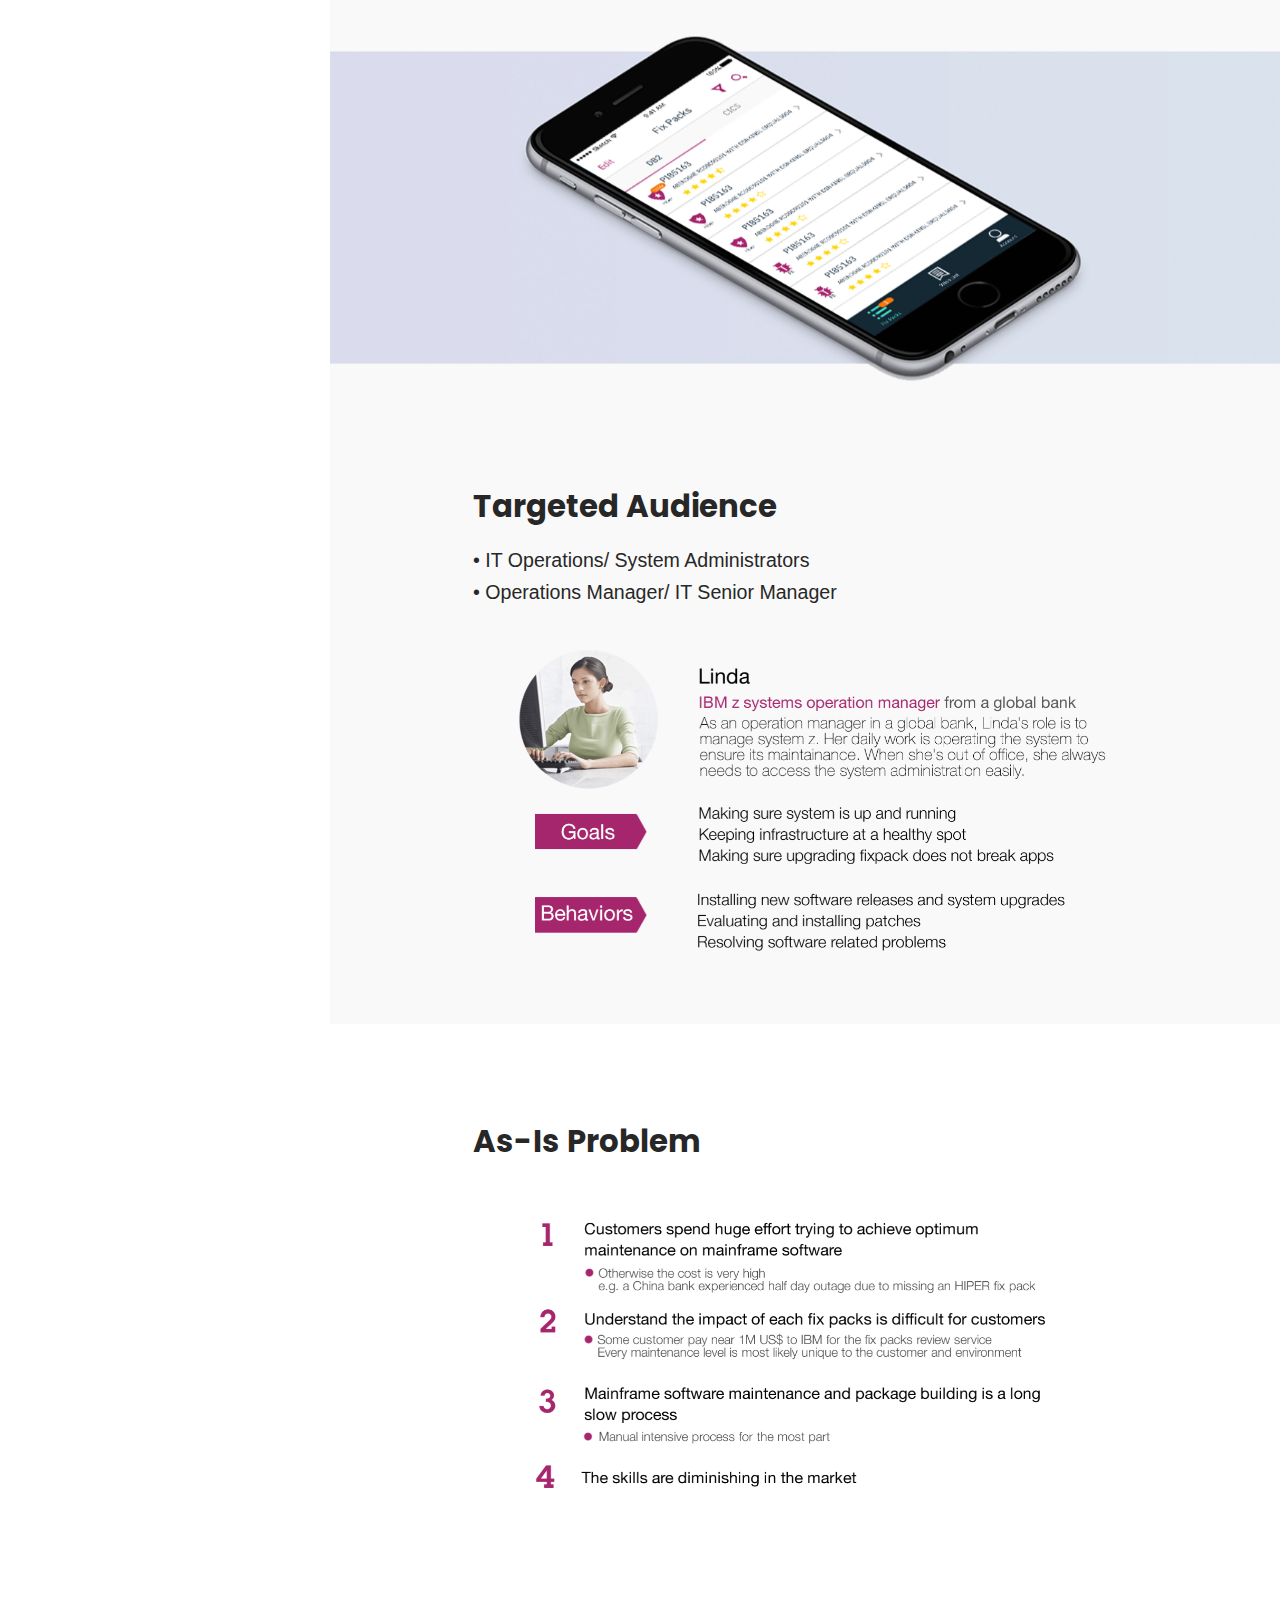
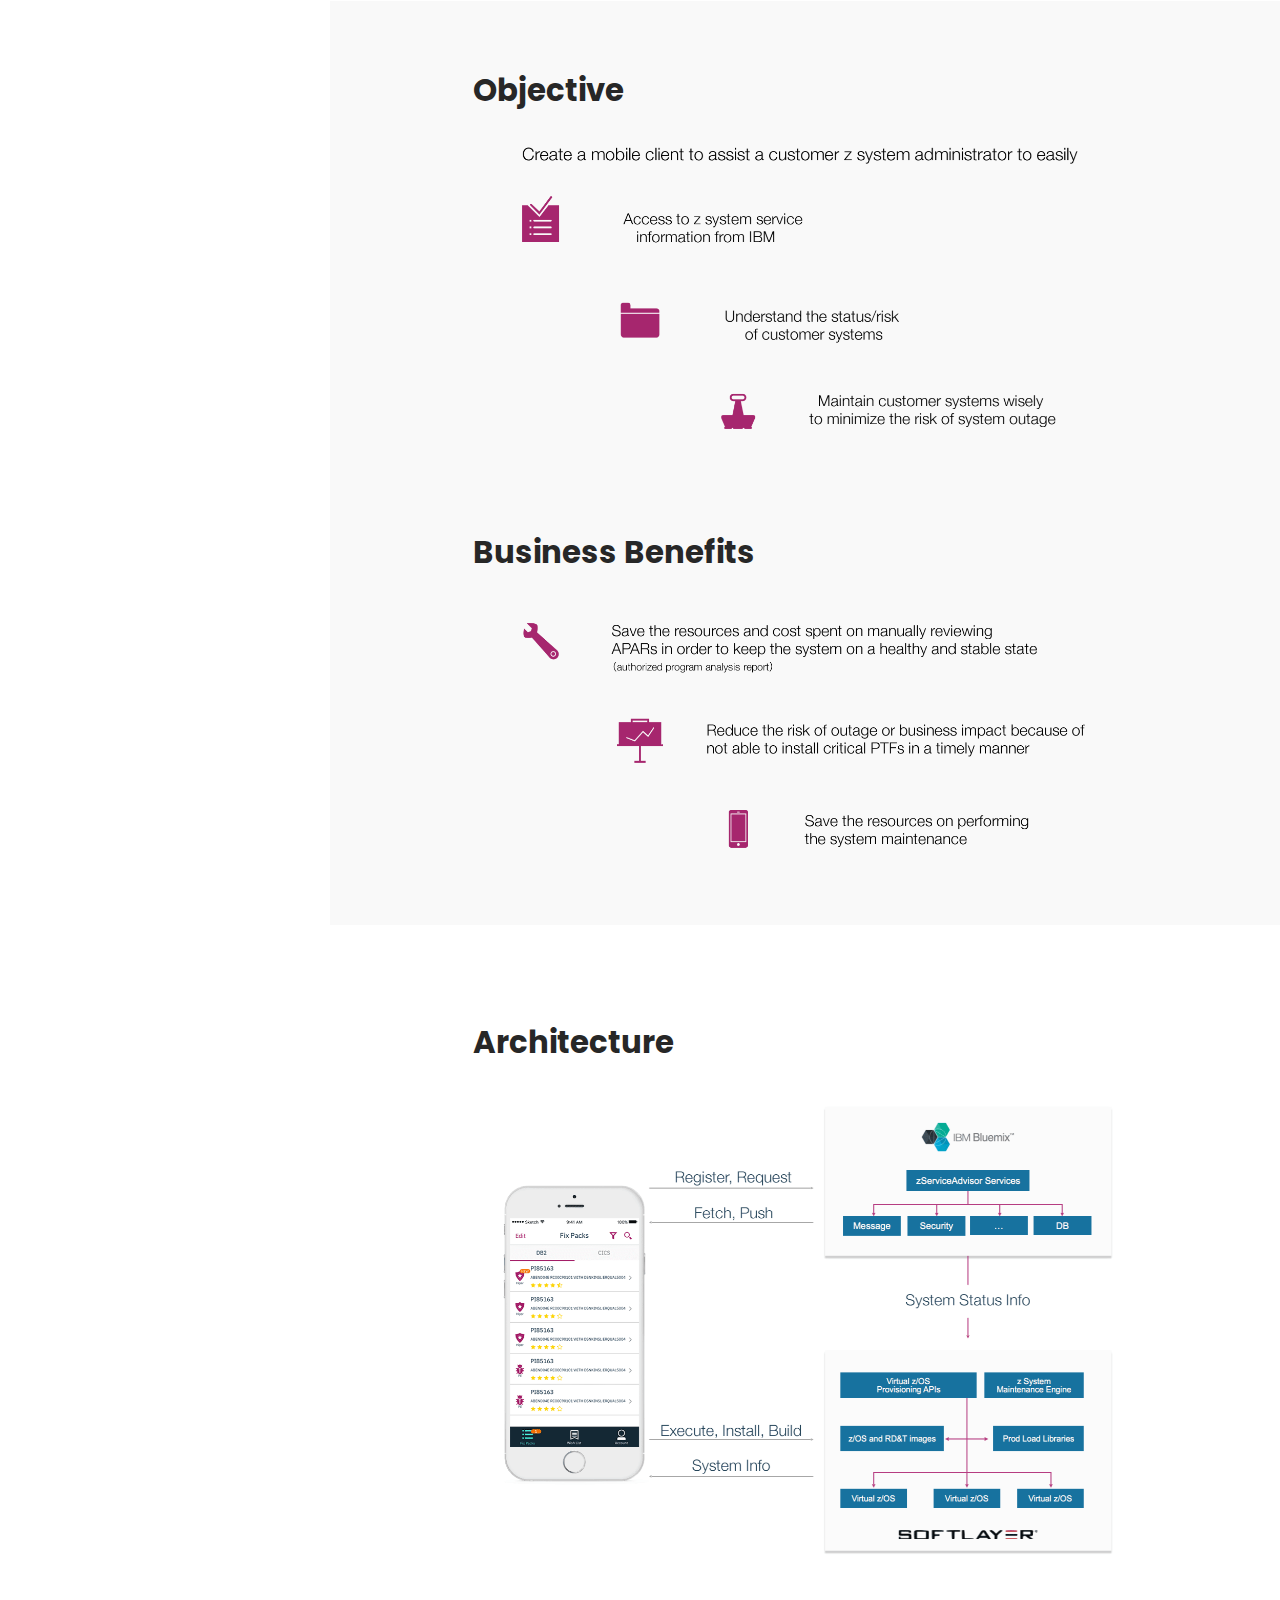
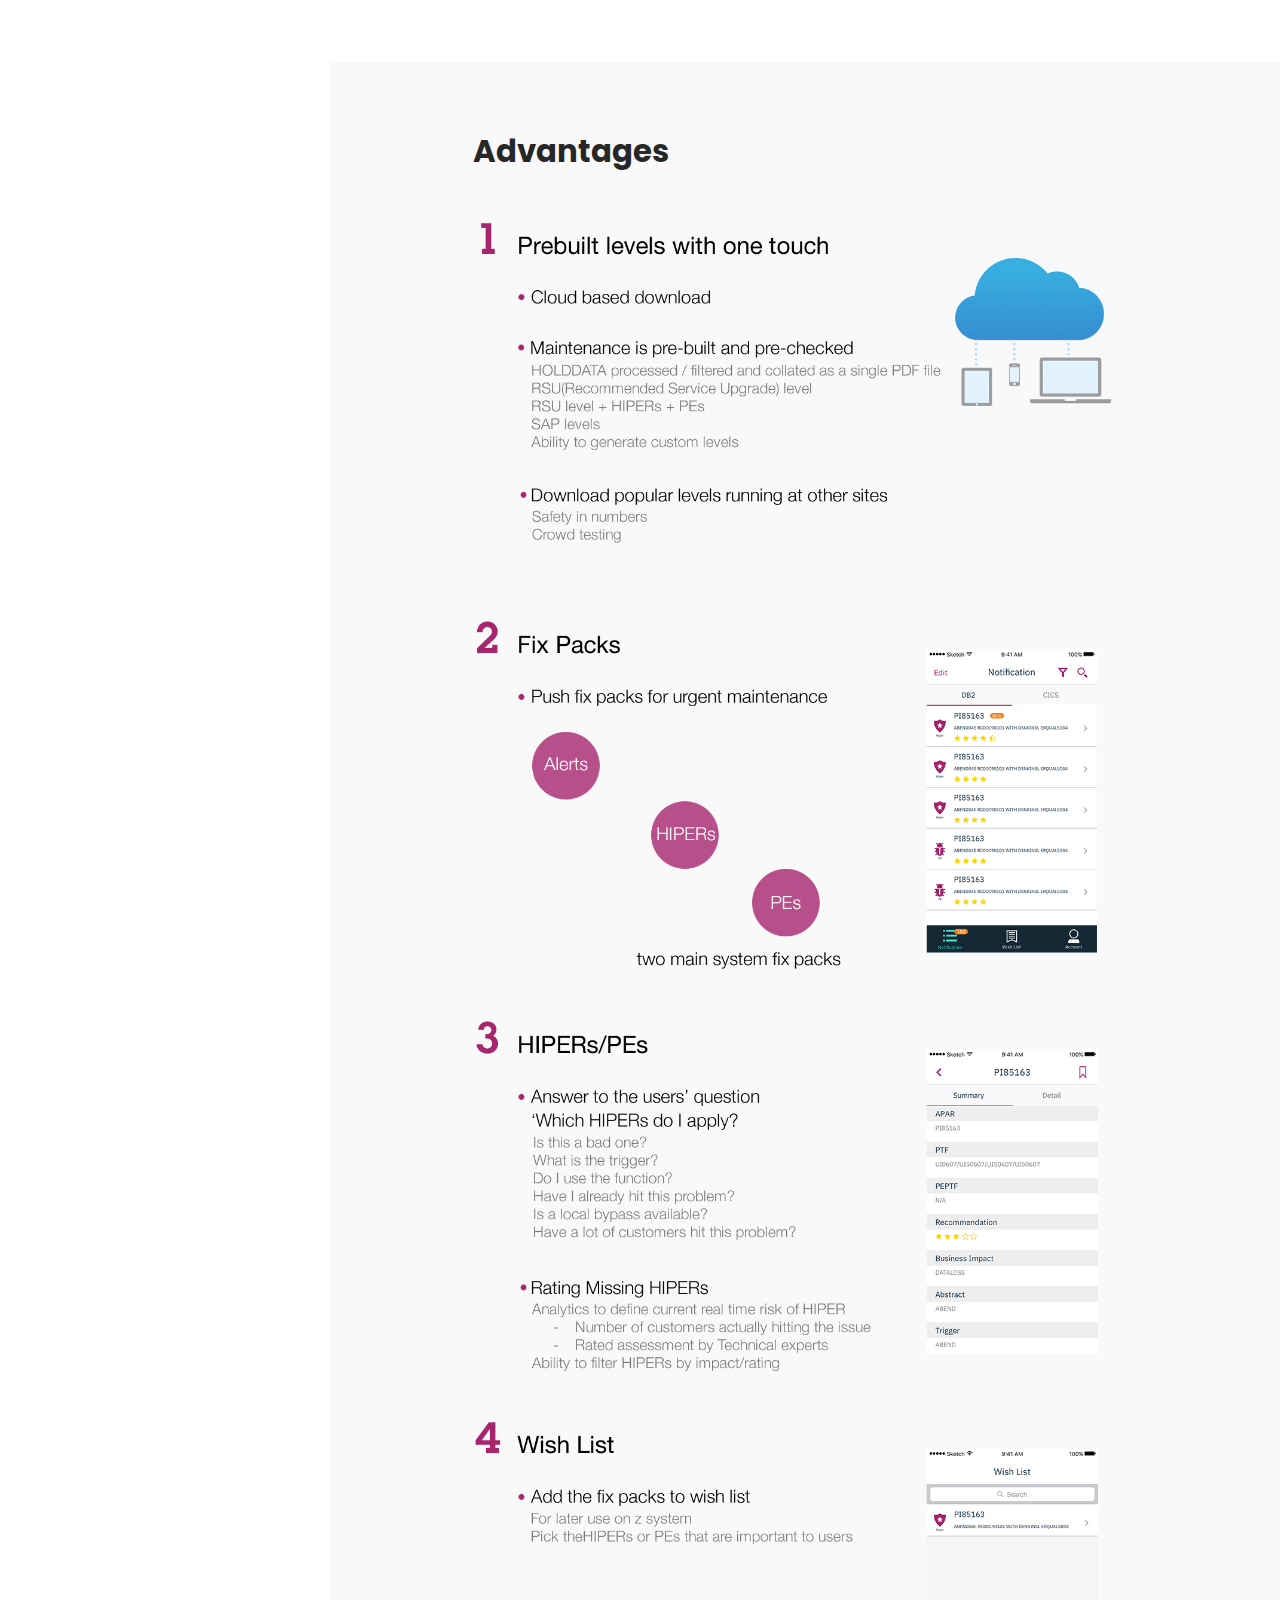
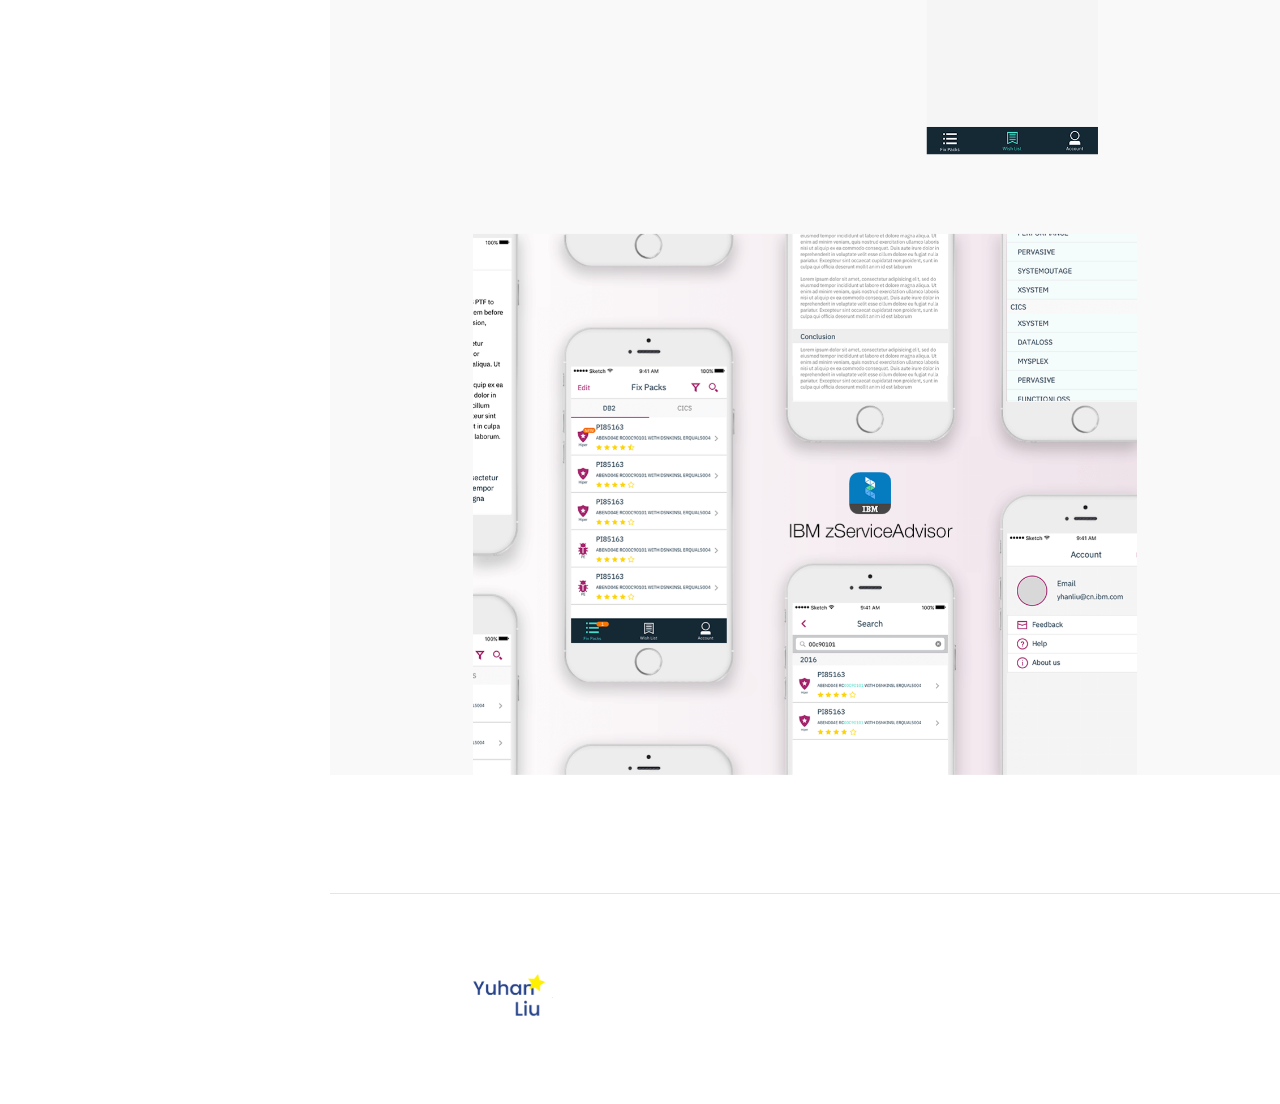
<file: portfolio-ibm.html>
<!DOCTYPE html PUBLIC "-//W3C//DTD XHTML 1.0 Strict//EN" "http://www.w3.org/TR/xhtml1/DTD/xhtml1-strict.dtd">
<html xmlns="http://www.w3.org/1999/xhtml" xml:lang="en" lang="en">


<head>

<!-- Meta -->
<meta http-equiv="Content-Type" content="text/html; charset=UTF-8" />
<meta name="viewport" content="width=device-width, initial-scale=1" />

<!-- Title -->
<title>Yuhan's Portfolio</title>

<!-- Favicons -->
<link rel="shortcut icon" href="assets/img/favicon.png">
<link rel="apple-touch-icon" href="assets/img/favicon_60x60.png">
<link rel="apple-touch-icon" sizes="76x76" href="assets/img/favicon_76x76.png">
<link rel="apple-touch-icon" sizes="120x120" href="assets/img/favicon_120x120.png">
<link rel="apple-touch-icon" sizes="152x152" href="assets/img/favicon_152x152.png">

<!-- Google Web Fonts -->
<link href="https://fonts.googleapis.com/css?family=Poppins:600,700" rel="stylesheet">

<!-- JQ plugins-->
<script src="assets/js/jquery-2.2.4.min.js"></script>

<!-- CSS Styles -->
<link rel="stylesheet" href="assets/css/styles.css" />

<!-- CSS Base -->
<link id="theme" rel="stylesheet" href="assets/css/themes/theme-blue.min.css" />

</head>

<body class="header-vertical">

<!-- Loader -->
<div id="page-loader" class="bg-white">
    <svg class="loader" width="32px" height="32px" viewBox="0 0 32 32" xmlns="http://www.w3.org/2000/svg"><circle class="circle" fill="none" stroke-width="2" stroke-linecap="round" cx="16" cy="16" r="14"></circle></svg>
    <span class="loading-txt text-muted">Loading...</span>
</div>
<!-- Loader / End -->



<!-- Header -->
<header id="header">

    <!-- Logo -->
    <a href="index.html" class="logo">
        <img src="assets/img/logo-dark.png" alt="">
        <p>  <br><br></p>
    </a>

    <!-- Navigation -->
    <nav id="main-menu">
      <div class="nav-wrapper">            
                            <dl class="description-2">
                                <dt>&nbsp;Project</dt>
                                <dd>&nbsp;IBM zServiceAdvisor</dd>
                                <dt>&nbsp;My Role</dt>
                                <dd>&nbsp;UX Design</dd>
                                <dt>&nbsp;Field</dt>
                                <dd>&nbsp;System management | UX</dd>
                                <dt>&nbsp;Date</dt>
                                <dd>&nbsp;2017.9-2017.11</dd>
                            </dl>
    </div>

    <div class="nav-wrapper">
            <ul class="nav nav-primary">
           <!--  <li><a href="index.html"><i class="li-home"></i>Start</a></li>
            <li><a href="about.html"><i class="li-feedback"></i>My Story</a></li> -->
            <li><a href="portfolio-3-cols.html"><i class="li-imac"></i>back</a></li>
           <!--  <li><a href="Resume.pdf"><i class="li-pen"></i>Resume</a></li>
            <li><a href="contact.html"><i class="li-email"></i>Contact</a></li> -->
            </ul>     
    </div>  
      <span class="selector"></span>
    </nav>

</header>
<!-- Header / End -->

<!-- Content -->
<div id="content" class='zoomjs'>

    <!-- Page Title -->

    <div class="page-title bg-dark dark">
        <div class="bg-image"><img src="assets/img/projects/ibm/head.jpg" alt=""></div>
        <div class="container-fluid container-custom">
            <h1>IBM zServiceAdvisor</h1>
            <p class="lead">System Administration Mobile App</p>
        </div>
    </div>

<!--     <div class="page-title pb-0">
        <div class="container-fluid container-custom">
            <h1>Planend</h1>
            <p class="lead text-muted">Make plan end &amp; Make plan friends</p>
        </div>
    </div> -->

    <!-- Section -->
    <section>
    <div class='page-body'>
        <div class="container-fluid container-custom">

            <h2>IBM Design Thinking</h2>
            <div class="row">
                <p class='lead'>IBM Design Thinking is a human-centered framework to solve users’ problems at the speed and scale of the modern digital enterprise.</p>
                <img src="assets/img/projects/ibm/1.jpg" alt="">
                <img src="assets/img/projects/ibm/2.jpg" alt="">

               
            </div>

        </div>
    </div>


 

            
    <div class='page-body' style="background-color: #f9f9f9">
        <div class="container-fluid container-custom">
            <p> <br><br></p>
            <h2>What is zServiceAdvisor</h2>             
            <p class="lead">The IBM z Service Advisor mobile App is a smart z Systems software maintenance solution with a mobile App client. This app assists administrators of zSystems software to easily access z Service information from IBM.</p>
        </div>
        <img src="assets/img/projects/ibm/3.png" alt="">
        <div class="container-fluid container-custom">
            <p> <br><br></p>
            <h2>Targeted Audience</h2>             
            <p class="lead">&bull; IT Operations/ System Administrators<br>&bull; Operations Manager/ IT Senior Manager</p><img src="assets/img/projects/ibm/4.png" alt=""><p><br><br></p>
        </div>
    </div>

    <div class='page-body'>
        <div class="container-fluid container-custom">
            <p> <br><br></p>
            <h2>As-Is Problem</h2> 
            <img src="assets/img/projects/ibm/5.png" alt=""><p><br><br></p>
        </div>
    </div>



    <div class='page-body' style="background-color: #f9f9f9">
        <div class="container-fluid container-custom">
            <p> <br><br></p>
            <h2>Objective</h2> 
            <img src="assets/img/projects/ibm/6.png" alt=""><p><br><br></p>
            <h2>Business Benefits</h2>
            <img src="assets/img/projects/ibm/7.png" alt=""><p><br><br></p>
        </div>
    </div>

    <div class='page-body'>
        <div class="container-fluid container-custom">
            <p> <br><br></p>
            <h2>Architecture</h2> 
            <img src="assets/img/projects/ibm/8.png" alt=""><p><br><br></p>
        </div>
    </div>


    <div class='page-body' style="background-color: #f9f9f9">
        <div class="container-fluid container-custom">
            <p> <br><br></p>
            <h2>Advantages</h2> 
            <img src="assets/img/projects/ibm/9.png" alt=""><img src="assets/img/projects/ibm/11.png" alt=""><img src="assets/img/projects/ibm/10.png" alt=""><img src="assets/img/projects/ibm/12.png" alt=""><p><br><br><img src="assets/img/projects/ibm/13.png" alt=""></p>
        </div>
    </div>
   
        

        <script src="zoom.js"></script>
        <script>
            document.querySelector( '.zoomjs' ).addEventListener( 'click', function( event ) {
                event.preventDefault();
                zoom.to({ element: event.target });
            } );
        </script>




        
        </div>
    </div>
    </section>

</div>
<!-- Content / End -->

<!-- Footer -->
<footer id="footer" class="border-top">
    <div class="container-fluid container-custom">
        <div class="row">
            <div class="col-xl-5 text-xl-left text-xs-center">
                <div class="module-group">
                    <div class="module copyright">
                        <a href="index.html" class="logo mr-15"><img src="assets/img/logo-dark.png" height="80" alt=""></a>
                      
                    </div>
                </div>
            </div>
        </div>
    </div>
</footer>
<!-- Footer / End -->

<!-- Mobile Navigation Toggle -->
<div id="mobile-nav-toggle"><span></span><span></span><span></span></div>

<!-- JS Libraries -->
<script src="assets/js/jquery-2.2.4.min.js"></script>

<!-- JS Plugins -->
<script src="assets/js/plugins.js"></script>
<script src="assets/js/core.js"></script>

<!-- JS Core -->


</body>

</html>
</file>
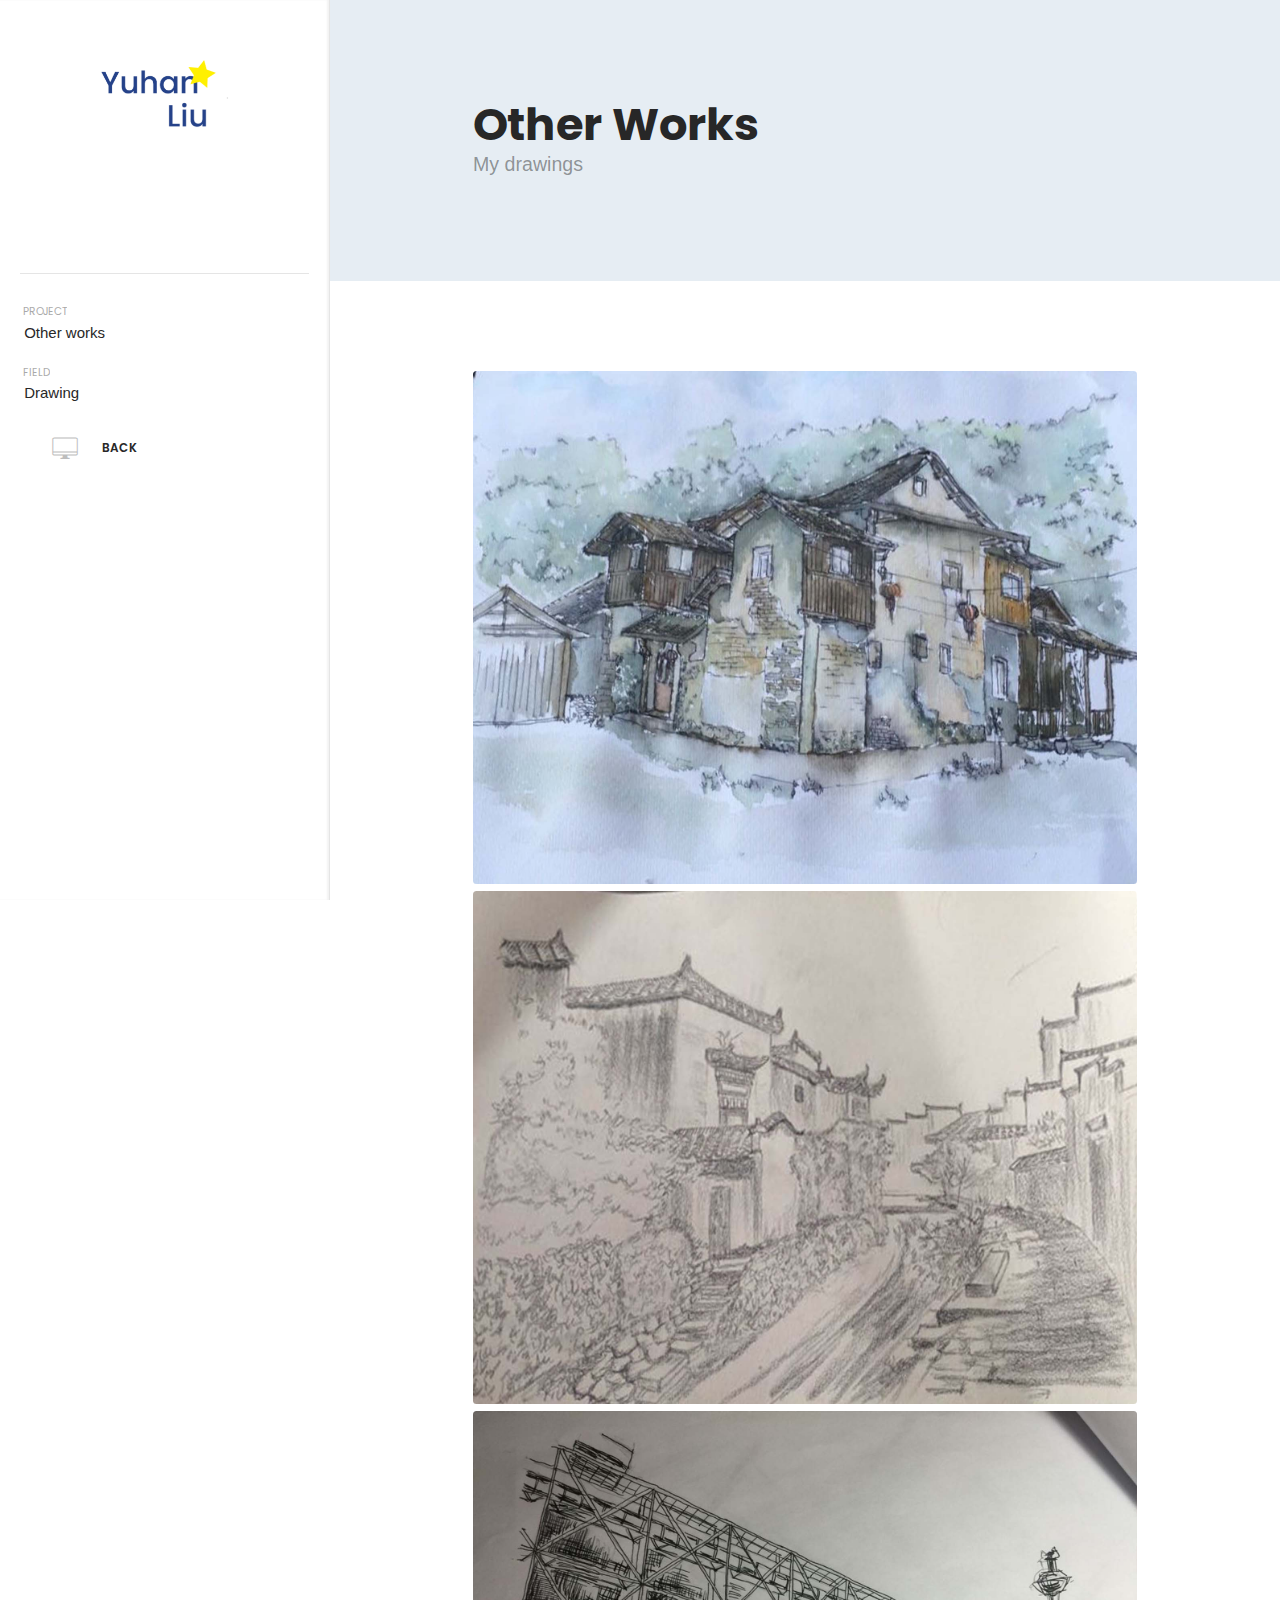
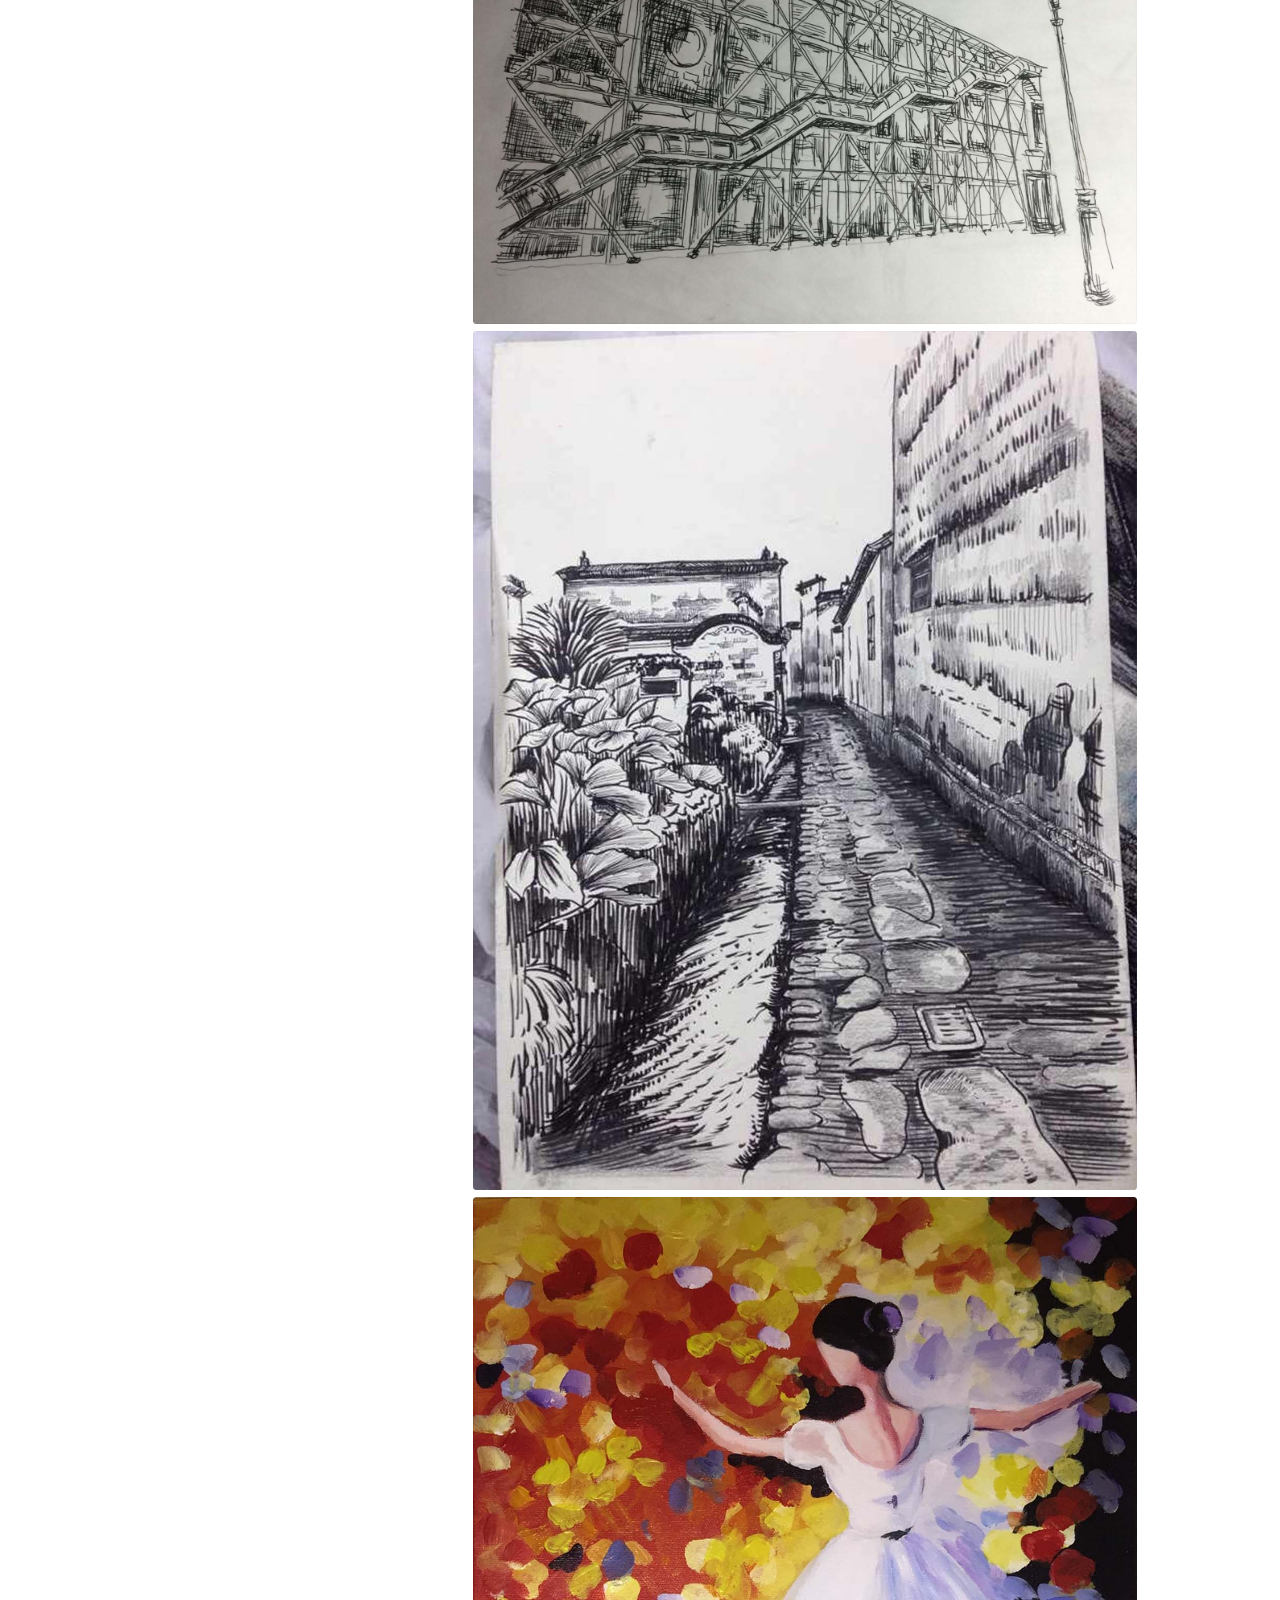
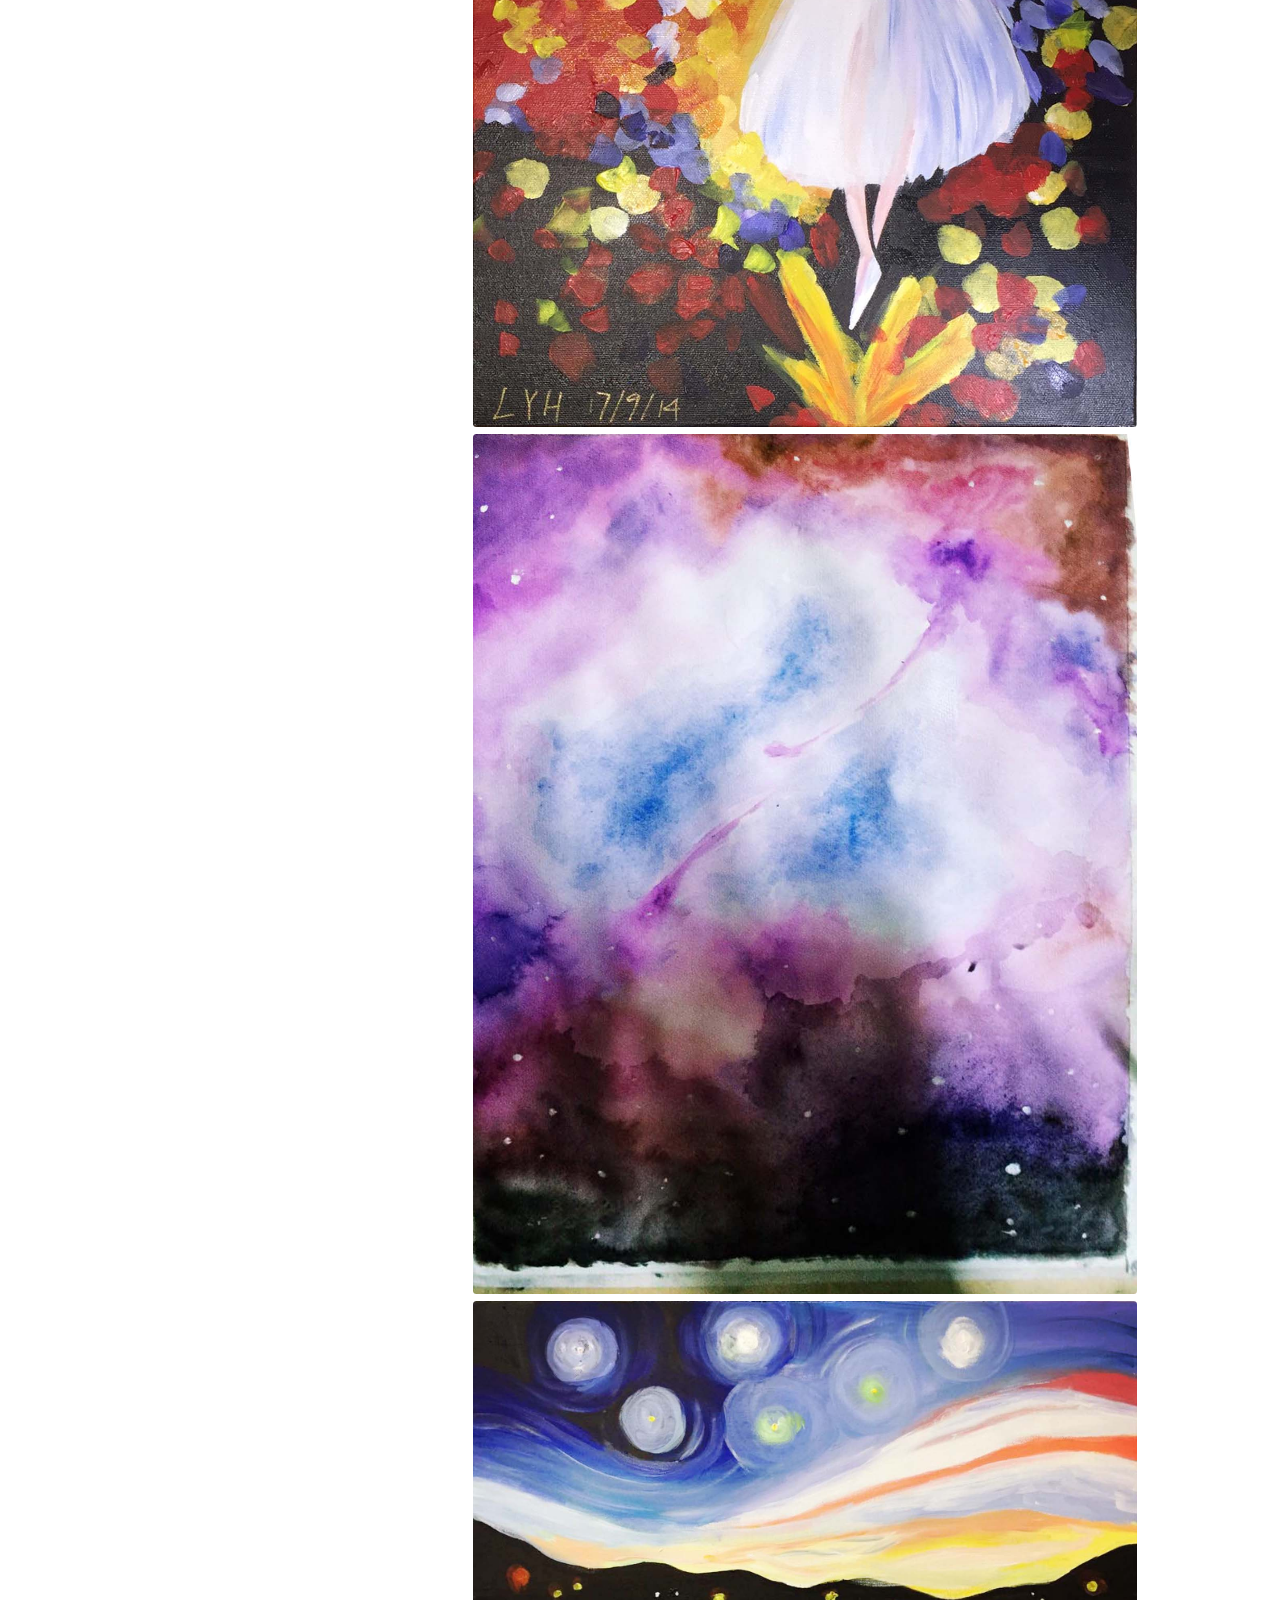
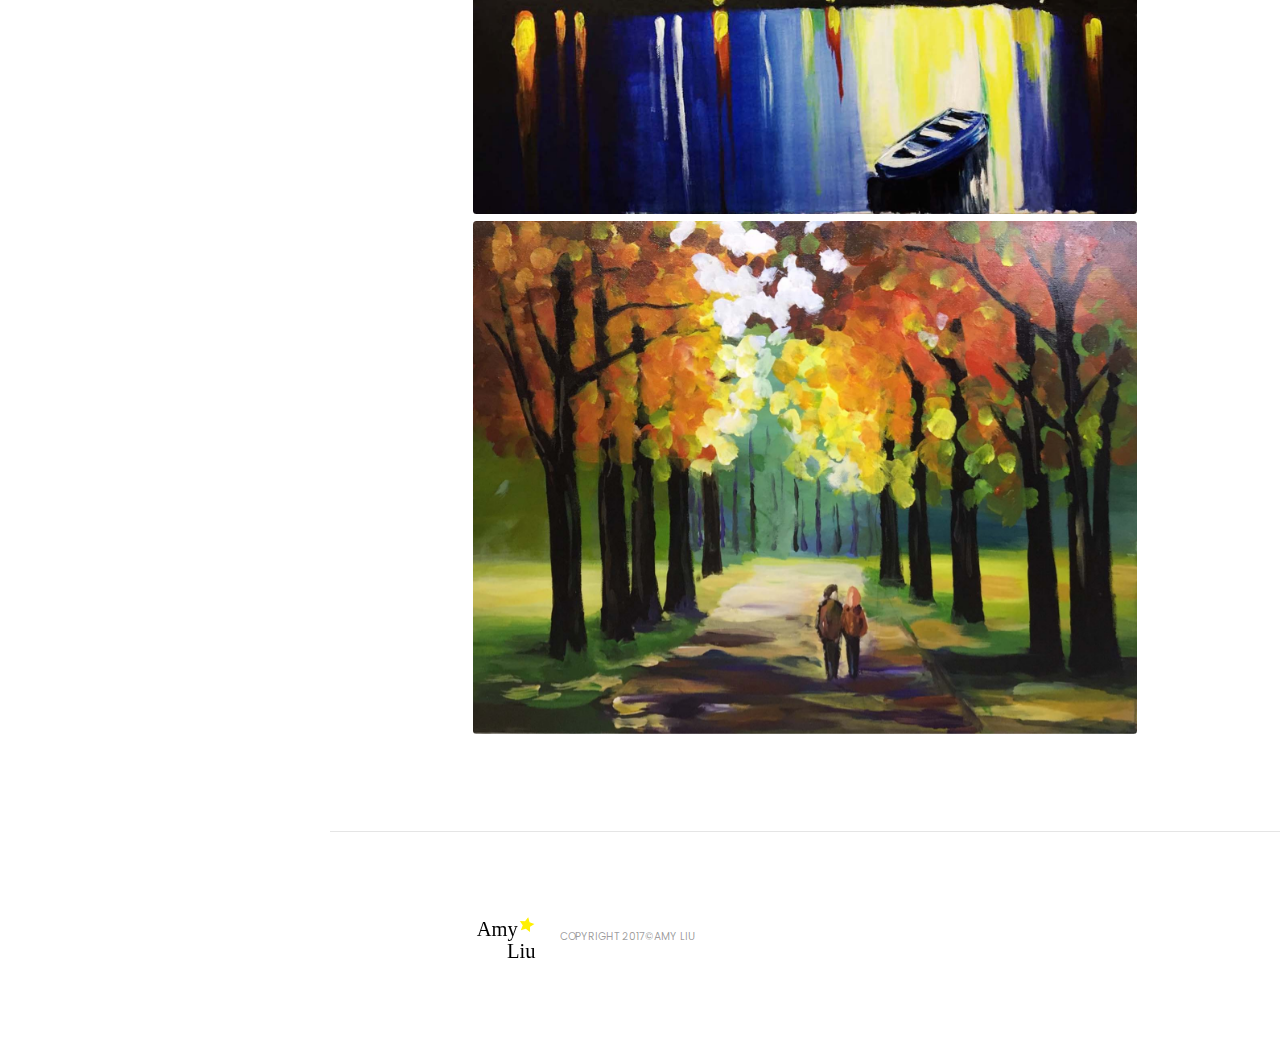
<file: portfolio-others.html>
<!DOCTYPE html PUBLIC "-//W3C//DTD XHTML 1.0 Strict//EN" "http://www.w3.org/TR/xhtml1/DTD/xhtml1-strict.dtd">
<html xmlns="http://www.w3.org/1999/xhtml" xml:lang="en" lang="en">


<head>

<!-- Meta -->
<meta http-equiv="Content-Type" content="text/html; charset=UTF-8" />
<meta name="viewport" content="width=device-width, initial-scale=1" />

<!-- Title -->
<title>Yuhan's Portfolio</title>

<!-- Favicons -->
<link rel="shortcut icon" href="assets/img/favicon.png">
<link rel="apple-touch-icon" href="assets/img/favicon_60x60.png">
<link rel="apple-touch-icon" sizes="76x76" href="assets/img/favicon_76x76.png">
<link rel="apple-touch-icon" sizes="120x120" href="assets/img/favicon_120x120.png">
<link rel="apple-touch-icon" sizes="152x152" href="assets/img/favicon_152x152.png">

<!-- Google Web Fonts -->
<link href="https://fonts.googleapis.com/css?family=Poppins:600,700" rel="stylesheet">

<!-- JQ plugins-->
<script src="assets/js/jquery-2.2.4.min.js"></script>

<!-- CSS Styles -->
<link rel="stylesheet" href="assets/css/styles.css" />

<!-- CSS Base -->
<link id="theme" rel="stylesheet" href="assets/css/themes/theme-blue.min.css" />

</head>

<body class="header-vertical">

<!-- Loader -->
<div id="page-loader" class="bg-white">
    <svg class="loader" width="32px" height="32px" viewBox="0 0 32 32" xmlns="http://www.w3.org/2000/svg"><circle class="circle" fill="none" stroke-width="2" stroke-linecap="round" cx="16" cy="16" r="14"></circle></svg>
    <span class="loading-txt text-muted">Loading...</span>
</div>
<!-- Loader / End -->



<!-- Header -->
<header id="header">

    <!-- Logo -->
    <a href="index.html" class="logo">
        <img src="assets/img/logo-dark.png" alt="">
        <p>  <br><br></p>
    </a>

    <!-- Navigation -->
    <nav id="main-menu">
      <div class="nav-wrapper">            
                            <dl class="description-2">
                                <dt>&nbsp;Project</dt>
                                <dd>&nbsp;Other works</dd>
                                <dt>&nbsp;Field</dt>
                                <dd>&nbsp;Drawing</dd>
                            </dl>
    </div>

    <div class="nav-wrapper">
            <ul class="nav nav-primary">
           <!--  <li><a href="index.html"><i class="li-home"></i>Start</a></li>
            <li><a href="about.html"><i class="li-feedback"></i>My Story</a></li> -->
            <li><a href="portfolio-3-cols.html"><i class="li-imac"></i>back</a></li>
           <!--  <li><a href="Resume.pdf"><i class="li-pen"></i>Resume</a></li>
            <li><a href="contact.html"><i class="li-email"></i>Contact</a></li> -->
            </ul>     
    </div>  
      <span class="selector"></span>
    </nav>

</header>
<!-- Header / End -->

<!-- Content -->
<div id="content" class='zoomjs'>

    <!-- Page Title -->

    <div class="page-title">
        <div class="bg-image"><img src="assets/img/projects/others/head.jpg" alt=""></div>
        <div class="container-fluid container-custom">
            <h1>Other Works</h1>
            <p class="lead text-muted">My drawings</p>
        </div>
    </div>

<!--     <div class="page-title pb-0">
        <div class="container-fluid container-custom">
            <h1>Planend</h1>
            <p class="lead text-muted">Make plan end &amp; Make plan friends</p>
        </div>
    </div> -->

    <!-- Section -->
    <section>
    <div class='page-body'>
        <div class="container-fluid container-custom">
             <img src="assets/img/projects/others/03.jpg" class="figure-img img-fluid rounded" alt="...">
             <img src="assets/img/projects/others/04.jpg" class="figure-img img-fluid rounded" alt="...">
             <img src="assets/img/projects/others/08.jpg" class="figure-img img-fluid rounded" alt="...">
             <img src="assets/img/projects/others/07.jpg" class="figure-img img-fluid rounded" alt="...">
             <img src="assets/img/projects/others/01.jpg" class="figure-img img-fluid rounded" alt="...">
             <img src="assets/img/projects/others/06.jpg" class="figure-img img-fluid rounded" alt="...">
             <img src="assets/img/projects/others/05.jpg" class="figure-img img-fluid rounded" alt="...">
             <img src="assets/img/projects/others/02.jpg" class="figure-img img-fluid rounded" alt="...">
        </div>
    </div>


   
               
  

        <script src="zoom.js"></script>
        <script>
            document.querySelector( '.zoomjs' ).addEventListener( 'click', function( event ) {
                event.preventDefault();
                zoom.to({ element: event.target });
            } );
        </script>




           
         


   

        </div>
    </div>
    </section>

</div>
<!-- Content / End -->

<!-- Footer -->
<footer id="footer" class="border-top">
    <div class="container-fluid container-custom">
        <div class="row">
            <div class="col-xl-5 text-xl-left text-xs-center">
                <div class="module-group">
                    <div class="module copyright">
                        <a href="index.html" class="logo mr-15"><img src="assets/img/logo-dark.svg" height="80" alt=""></a>
                        <span class="text-muted">Copyright 2017©Amy Liu</span>
                    </div>
                </div>
            </div>
        </div>
    </div>
</footer>
<!-- Footer / End -->

<!-- Mobile Navigation Toggle -->
<div id="mobile-nav-toggle"><span></span><span></span><span></span></div>

<!-- JS Libraries -->
<script src="assets/js/jquery-2.2.4.min.js"></script>

<!-- JS Plugins -->
<script src="assets/js/plugins.js"></script>
<script src="assets/js/core.js"></script>

<!-- JS Core -->


</body>

</html>
</file>
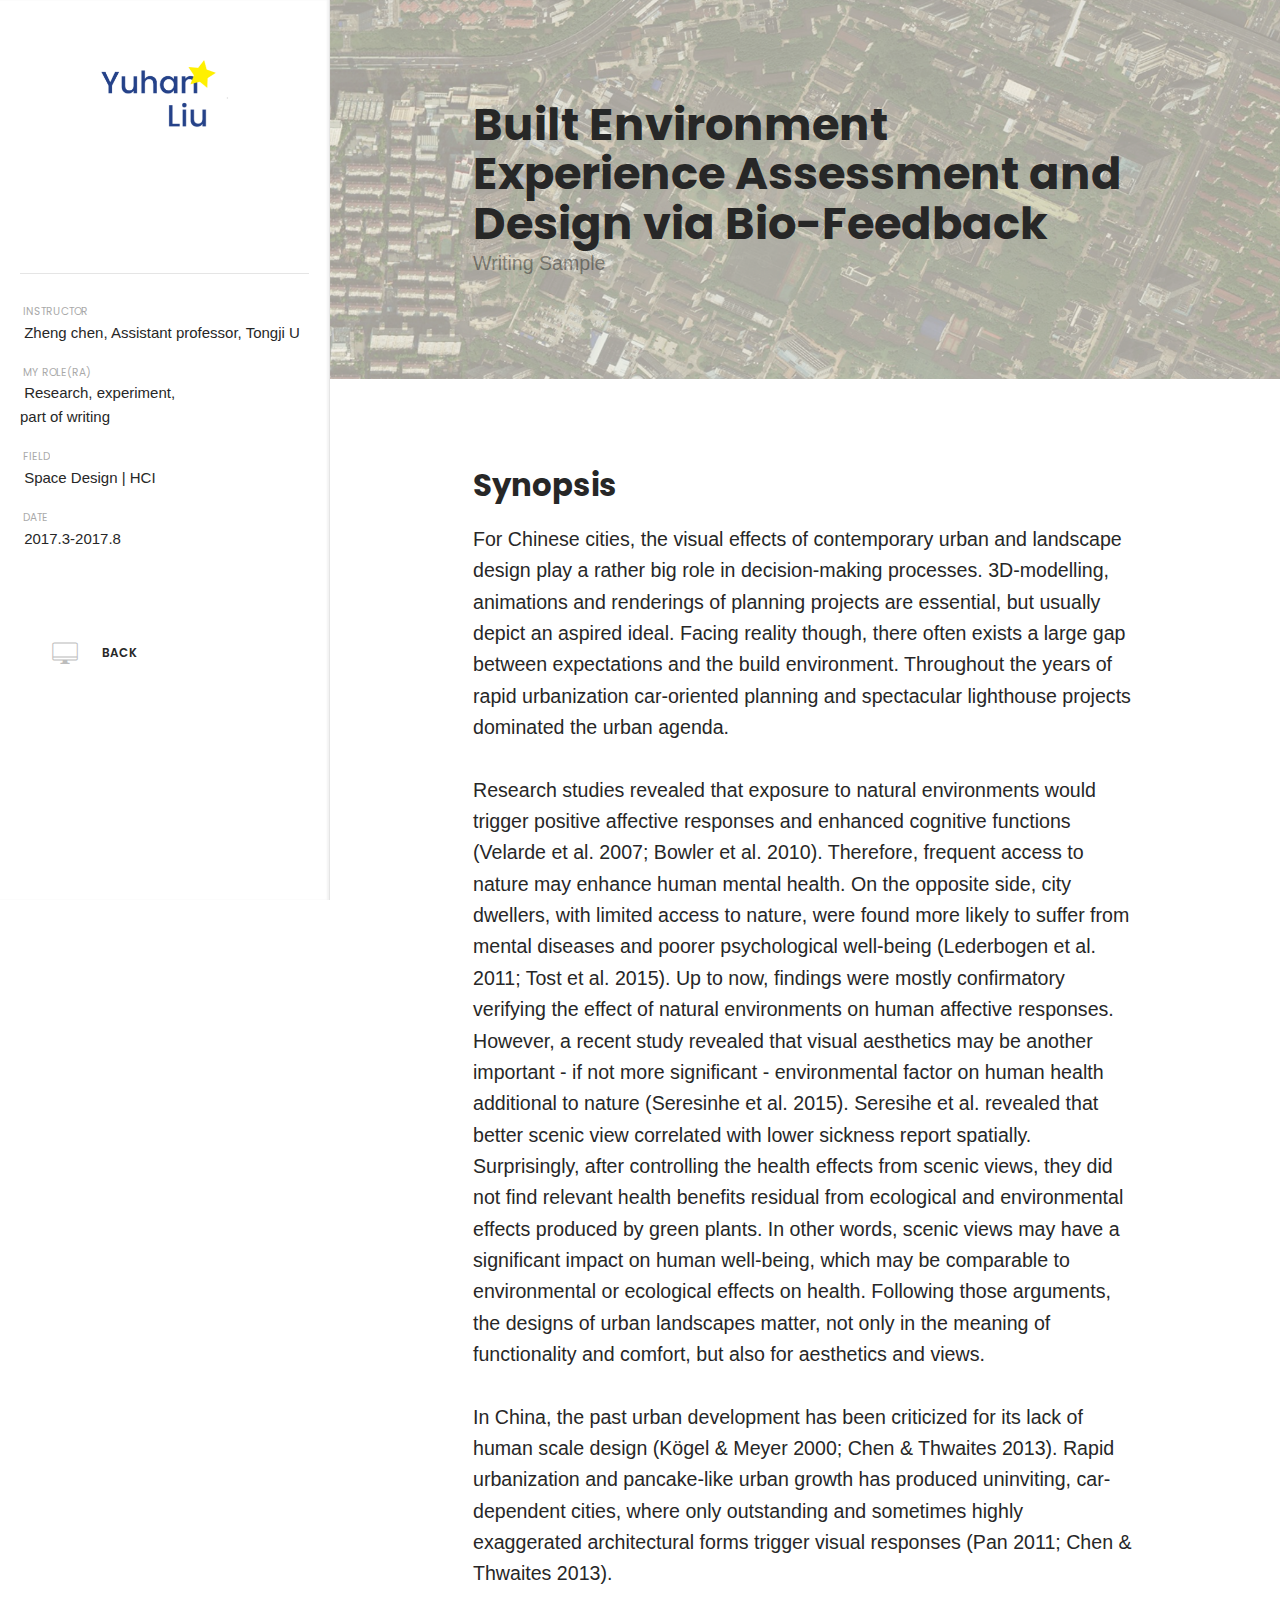
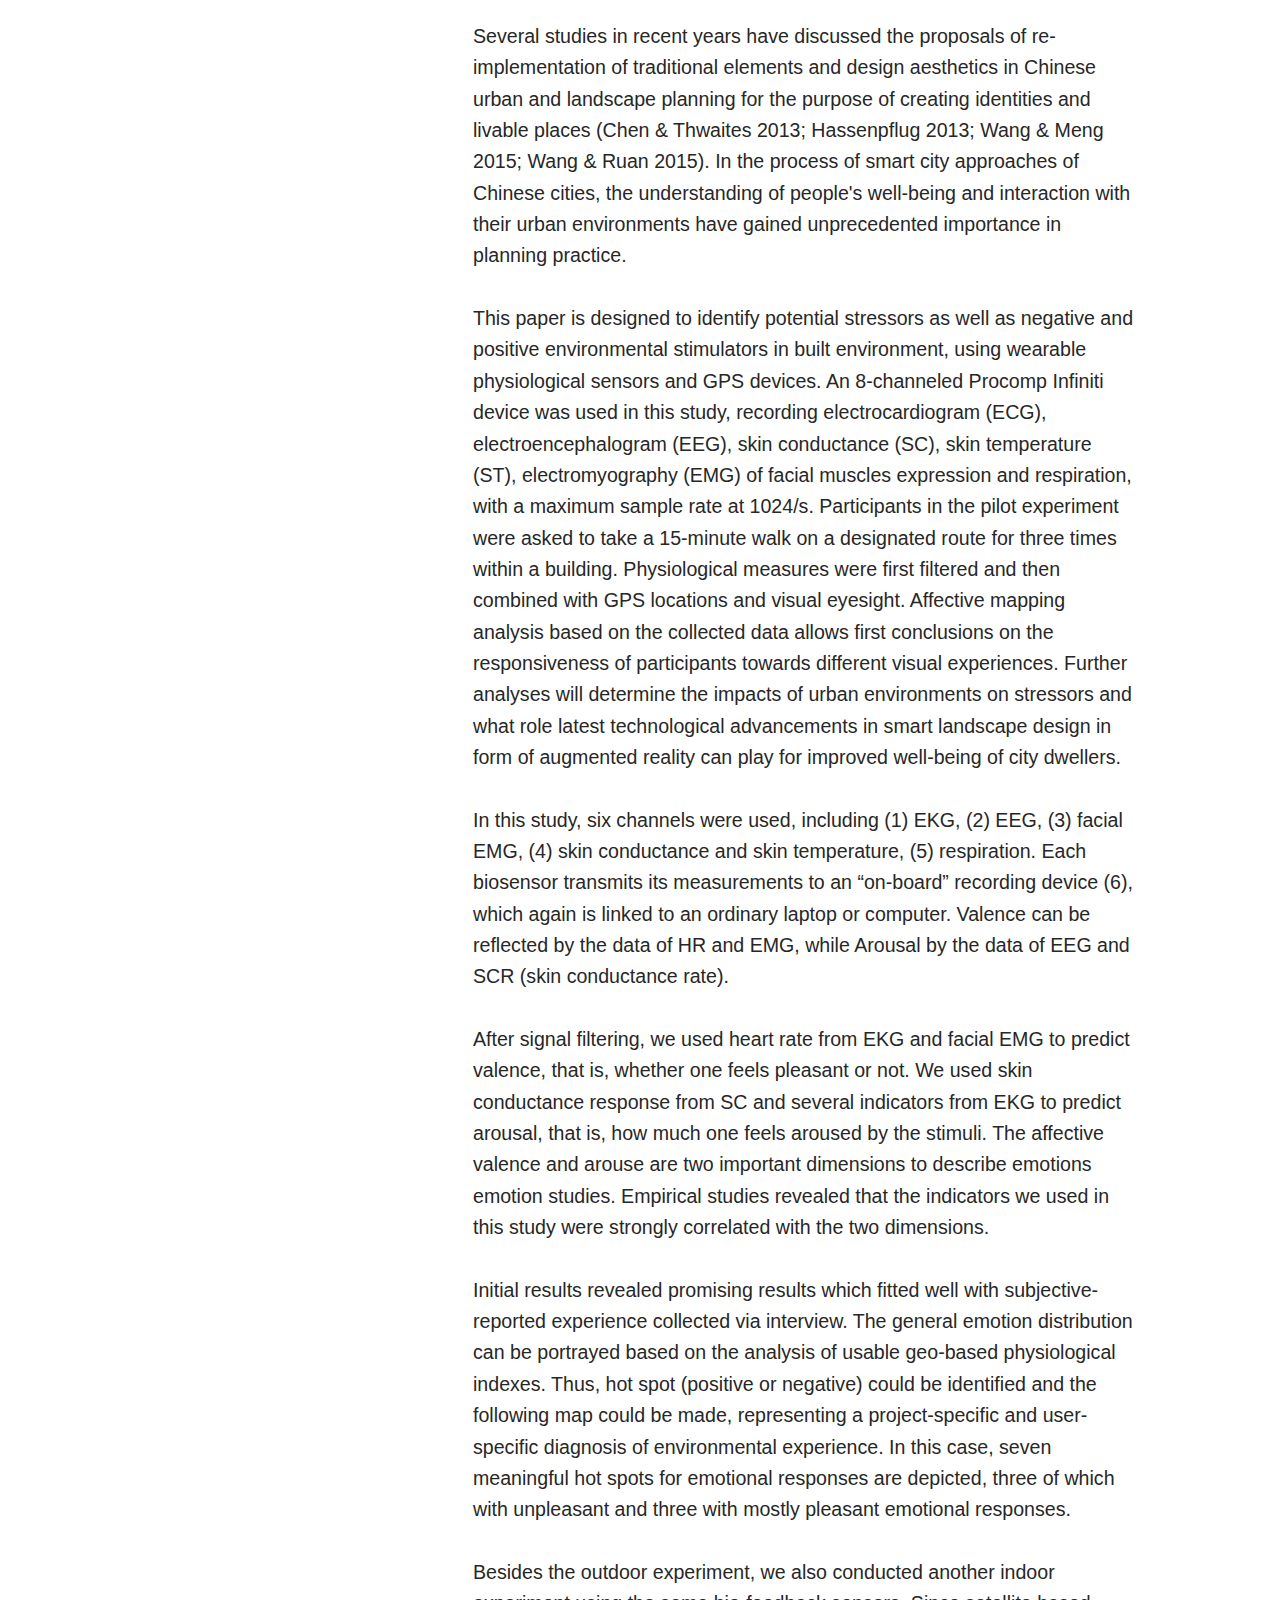
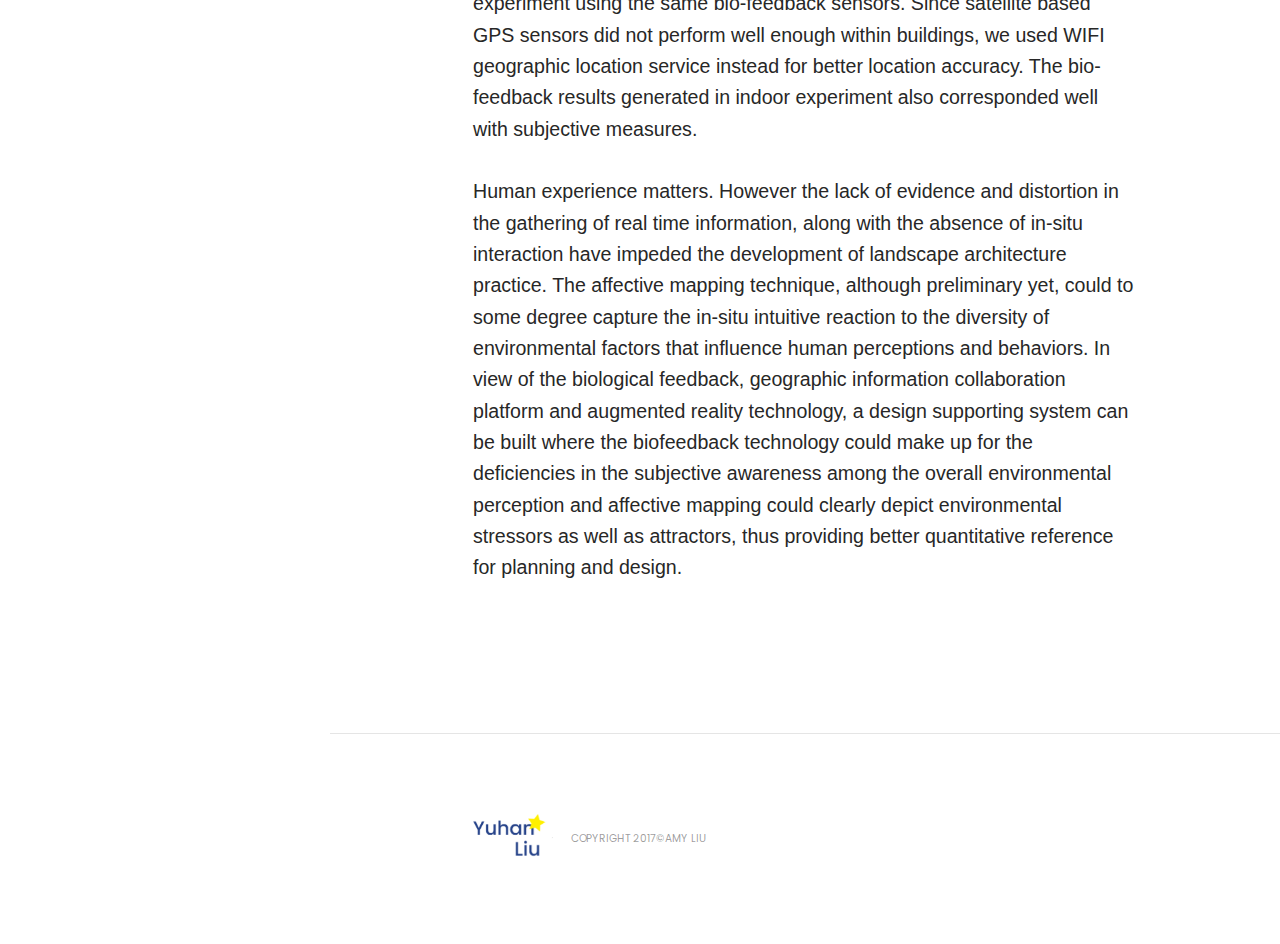
<file: portfolio-paper.html>
<!DOCTYPE html PUBLIC "-//W3C//DTD XHTML 1.0 Strict//EN" "http://www.w3.org/TR/xhtml1/DTD/xhtml1-strict.dtd">
<html xmlns="http://www.w3.org/1999/xhtml" xml:lang="en" lang="en">


<head>

<!-- Meta -->
<meta http-equiv="Content-Type" content="text/html; charset=UTF-8" />
<meta name="viewport" content="width=device-width, initial-scale=1" />

<!-- Title -->
<title>Yuhan's Portfolio</title>

<!-- Favicons -->
<link rel="shortcut icon" href="assets/img/favicon.png">
<link rel="apple-touch-icon" href="assets/img/favicon_60x60.png">
<link rel="apple-touch-icon" sizes="76x76" href="assets/img/favicon_76x76.png">
<link rel="apple-touch-icon" sizes="120x120" href="assets/img/favicon_120x120.png">
<link rel="apple-touch-icon" sizes="152x152" href="assets/img/favicon_152x152.png">

<!-- Google Web Fonts -->
<link href="https://fonts.googleapis.com/css?family=Poppins:600,700" rel="stylesheet">

<!-- JQ plugins-->
<script src="assets/js/jquery-2.2.4.min.js"></script>

<!-- CSS Styles -->
<link rel="stylesheet" href="assets/css/styles.css" />

<!-- CSS Base -->
<link id="theme" rel="stylesheet" href="assets/css/themes/theme-blue.min.css" />

</head>

<body class="header-vertical">

<!-- Loader -->
<div id="page-loader" class="bg-white">
    <svg class="loader" width="32px" height="32px" viewBox="0 0 32 32" xmlns="http://www.w3.org/2000/svg"><circle class="circle" fill="none" stroke-width="2" stroke-linecap="round" cx="16" cy="16" r="14"></circle></svg>
    <span class="loading-txt text-muted">Loading...</span>
</div>
<!-- Loader / End -->



<!-- Header -->
<header id="header">

    <!-- Logo -->
    <a href="index.html" class="logo">
        <img src="assets/img/logo-dark.png" alt="">
        <p>  <br><br></p>
    </a>

    <!-- Navigation -->
    <nav id="main-menu">
      <div class="nav-wrapper">            
                            <dl class="description-2">
                                <dt>&nbsp;Instructor</dt>
                                <dd>&nbsp;Zheng chen, Assistant professor, Tongji U</dd>
                                <dt>&nbsp;My Role(RA)</dt>
                                <dd>&nbsp;Research, experiment, <br>  part of writing</dd>
                                <dt>&nbsp;Field</dt>
                                <dd>&nbsp;Space Design | HCI</dd>
                                <dt>&nbsp;Date</dt>
                                <dd>&nbsp;2017.3-2017.8 </dd><br><br></dd>
                            </dl>
    </div>

    <div class="nav-wrapper">
            <ul class="nav nav-primary">
           <!--  <li><a href="index.html"><i class="li-home"></i>Start</a></li>
            <li><a href="about.html"><i class="li-feedback"></i>My Story</a></li> -->
            <li><a href="portfolio-3-cols.html"><i class="li-imac"></i>back</a></li>
           <!--  <li><a href="Resume.pdf"><i class="li-pen"></i>Resume</a></li>
            <li><a href="contact.html"><i class="li-email"></i>Contact</a></li> -->
            </ul>     
    </div>  
      <span class="selector"></span>
    </nav>

</header>
<!-- Header / End -->

<!-- Content -->
<div id="content" class='zoomjs'>

    <!-- Page Title -->

    <div class="page-title">
        <div class="bg-image"><img src="assets/img/projects/research/head.png" alt=""></div>
        <div class="container-fluid container-custom">
            <h1>Built Environment Experience Assessment and Design via Bio-Feedback</h1>
            <p class="lead text-muted">Writing Sample</p>
        </div>
    </div>

<!--     <div class="page-title pb-0">
        <div class="container-fluid container-custom">
            <h1>Planend</h1>
            <p class="lead text-muted">Make plan end &amp; Make plan friends</p>
        </div>
    </div> -->

    <!-- Section -->
    <section>
    <div class='page-body'>
        <div class="container-fluid container-custom">
            <h2>Synopsis</h2>
                <p class="lead">For Chinese cities, the visual effects of contemporary urban and landscape design play a rather big role in decision-making processes. 3D-modelling, animations and renderings of planning projects are essential, but usually depict an aspired ideal. Facing reality though, there often exists a large gap between expectations and the build environment. Throughout the years of rapid urbanization car-oriented planning and spectacular lighthouse projects dominated the urban agenda.<br><br>

Research studies revealed that exposure to natural environments would trigger positive affective responses and enhanced cognitive functions (Velarde et al. 2007; Bowler et al. 2010). Therefore, frequent access to nature may enhance human mental health. On the opposite side, city dwellers, with limited access to nature, were found more likely to suffer from mental diseases and poorer psychological well-being (Lederbogen et al. 2011; Tost et al. 2015). Up to now, findings were mostly confirmatory verifying the effect of natural environments on human affective responses. However, a recent study revealed that visual aesthetics may be another important - if not more significant - environmental factor on human health additional to nature (Seresinhe et al. 2015). Seresihe et al. revealed that better scenic view correlated with lower sickness report spatially. Surprisingly, after controlling the health effects from scenic views, they did not find relevant health benefits residual from ecological and environmental effects produced by green plants. In other words, scenic views may have a significant impact on human well-being, which may be comparable to environmental or ecological effects on health. Following those arguments, the designs of urban landscapes matter, not only in the meaning of functionality and comfort, but also for aesthetics and views.<br><br>

In China, the past urban development has been criticized for its lack of human scale design (Kögel &amp; Meyer 2000; Chen &amp; Thwaites 2013). Rapid urbanization and pancake-like urban growth has produced uninviting, car-dependent cities, where only outstanding and sometimes highly exaggerated architectural forms trigger visual responses (Pan 2011; Chen &amp; Thwaites 2013).<br><br>

Several studies in recent years have discussed the proposals of re-implementation of traditional elements and design aesthetics in Chinese urban and landscape planning for the purpose of creating identities and livable places (Chen &amp; Thwaites 2013; Hassenpflug 2013; Wang &amp; Meng 2015; Wang &amp; Ruan 2015). In the process of smart city approaches of Chinese cities, the understanding of people's well-being and interaction with their urban environments have gained unprecedented importance in planning practice.<br><br>

This paper is designed to identify potential stressors as well as negative and positive environmental stimulators in built environment, using wearable physiological sensors and GPS devices. An 8-channeled Procomp Infiniti device was used in this study, recording electrocardiogram (ECG), electroencephalogram (EEG), skin conductance (SC), skin temperature (ST), electromyography (EMG) of facial muscles expression and respiration, with a maximum sample rate at 1024/s. Participants in the pilot experiment were asked to take a 15-minute walk on a designated route for three times within a building. Physiological measures were first filtered and then combined with GPS locations and visual eyesight. Affective mapping analysis based on the collected data allows first conclusions on the responsiveness of participants towards different visual experiences. Further analyses will determine the impacts of urban environments on stressors and what role latest technological advancements in smart landscape design in form of augmented reality can play for improved well-being of city dwellers.<br><br>

In this study, six channels were used, including (1) EKG, (2) EEG, (3) facial EMG, (4) skin conductance and skin temperature, (5) respiration. Each biosensor transmits its measurements to an “on-board” recording device (6), which again is linked to an ordinary laptop or computer. Valence can be reflected by the data of HR and EMG, while Arousal by the data of EEG and SCR (skin conductance rate).<br><br>

After signal filtering, we used heart rate from EKG and facial EMG to predict valence, that is, whether one feels pleasant or not. We used skin conductance response from SC and several indicators from EKG to predict arousal, that is, how much one feels aroused by the stimuli. The affective valence and arouse are two important dimensions to describe emotions emotion studies. Empirical studies revealed that the indicators we used in this study were strongly correlated with the two dimensions.<br><br>

Initial results revealed promising results which fitted well with subjective-reported experience collected via interview. The general emotion distribution can be portrayed based on the analysis of usable geo-based physiological indexes. Thus, hot spot (positive or negative) could be identified and the following map could be made, representing a project-specific and user-specific diagnosis of environmental experience. In this case, seven meaningful hot spots for emotional responses are depicted, three of which with unpleasant and three with mostly pleasant emotional responses.<br><br>

Besides the outdoor experiment, we also conducted another indoor experiment using the same bio-feedback sensors. Since satellite based GPS sensors did not perform well enough within buildings, we used WIFI geographic location service instead for better location accuracy. The bio-feedback results generated in indoor experiment also corresponded well with subjective measures.<br><br>

Human experience matters. However the lack of evidence and distortion in the gathering of real time information, along with the absence of in-situ interaction have impeded the development of landscape architecture practice. The affective mapping technique, although preliminary yet, could to some degree capture the in-situ intuitive reaction to the diversity of environmental factors that influence human perceptions and behaviors. In view of the biological feedback, geographic information collaboration platform and augmented reality technology, a design supporting system can be built where the biofeedback technology could make up for the deficiencies in the subjective awareness among the overall environmental perception and affective mapping could clearly depict environmental stressors as well as attractors, thus providing better quantitative reference for planning and design.<br><br>

 
    </div>


 
<!--         <script src="zoom.js"></script>
        <script>
            document.querySelector( '.zoomjs' ).addEventListener( 'click', function( event ) {
                event.preventDefault();
                zoom.to({ element: event.target });
            } );
        </script>



 -->
           
         


   

        </div>
    </div>
    </section>

</div>
<!-- Content / End -->

<!-- Footer -->
<footer id="footer" class="border-top">
    <div class="container-fluid container-custom">
        <div class="row">
            <div class="col-xl-5 text-xl-left text-xs-center">
                <div class="module-group">
                    <div class="module copyright">
                        <a href="index.html" class="logo mr-15"><img src="assets/img/logo-dark.png" height="80" alt=""></a>
                        <span class="text-muted">Copyright 2017©Amy Liu</span>
                    </div>
                </div>
            </div>
        </div>
    </div>
</footer>
<!-- Footer / End -->

<!-- Mobile Navigation Toggle -->
<div id="mobile-nav-toggle"><span></span><span></span><span></span></div>

<!-- JS Libraries -->
<script src="assets/js/jquery-2.2.4.min.js"></script>

<!-- JS Plugins -->
<script src="assets/js/plugins.js"></script>
<script src="assets/js/core.js"></script>

<!-- JS Core -->


</body>

</html>
</file>
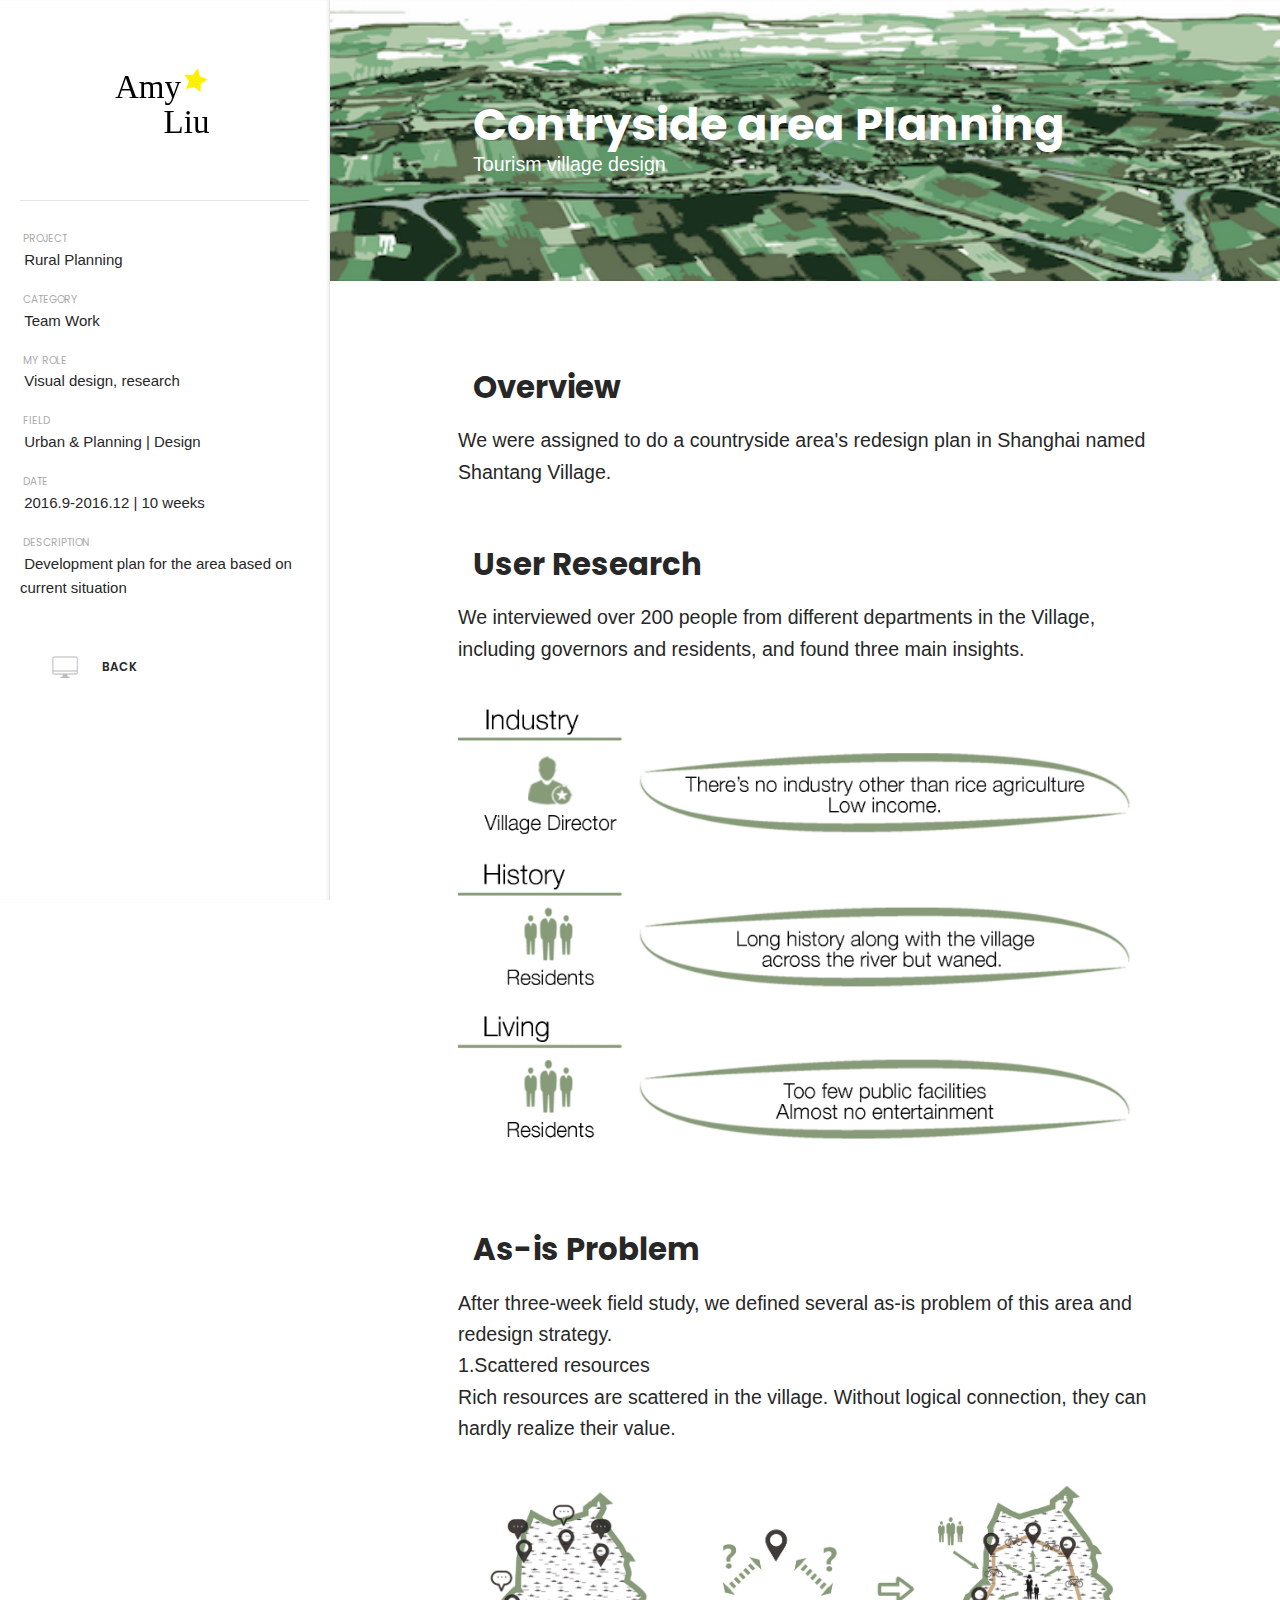
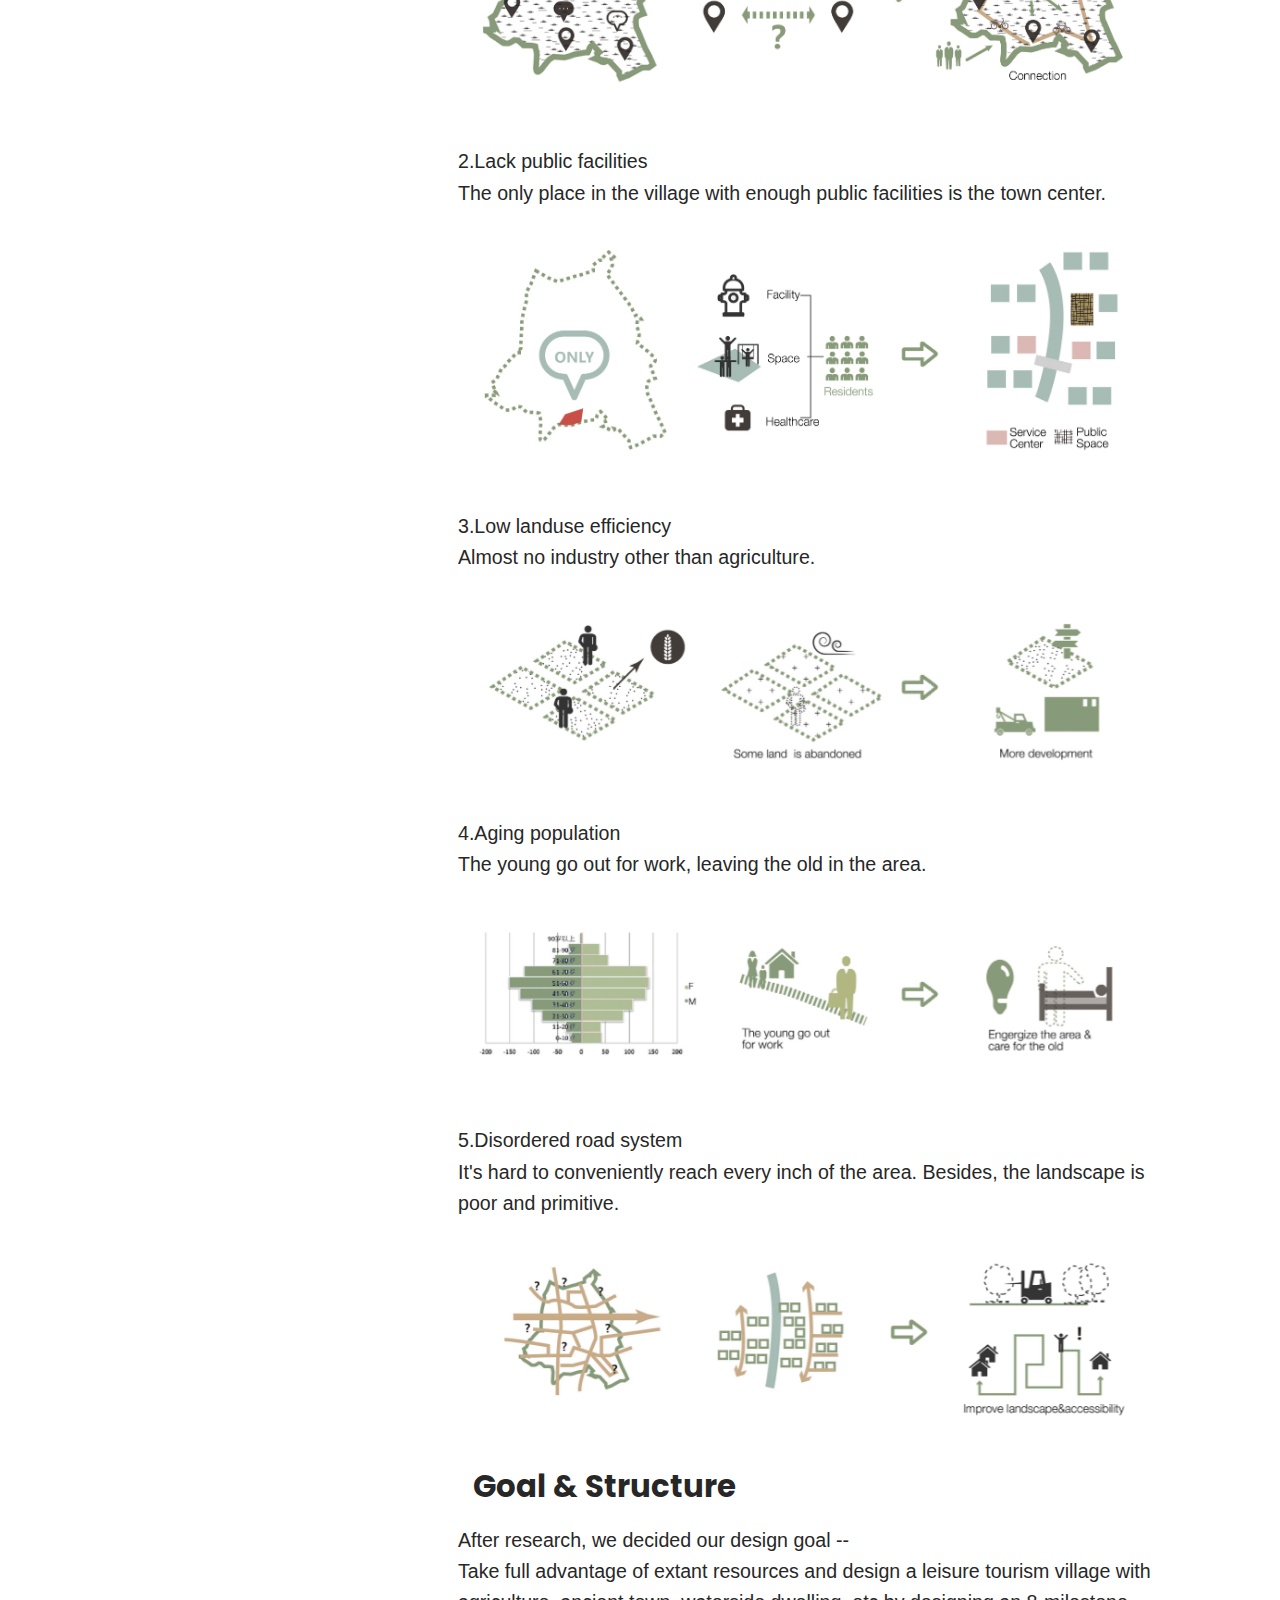
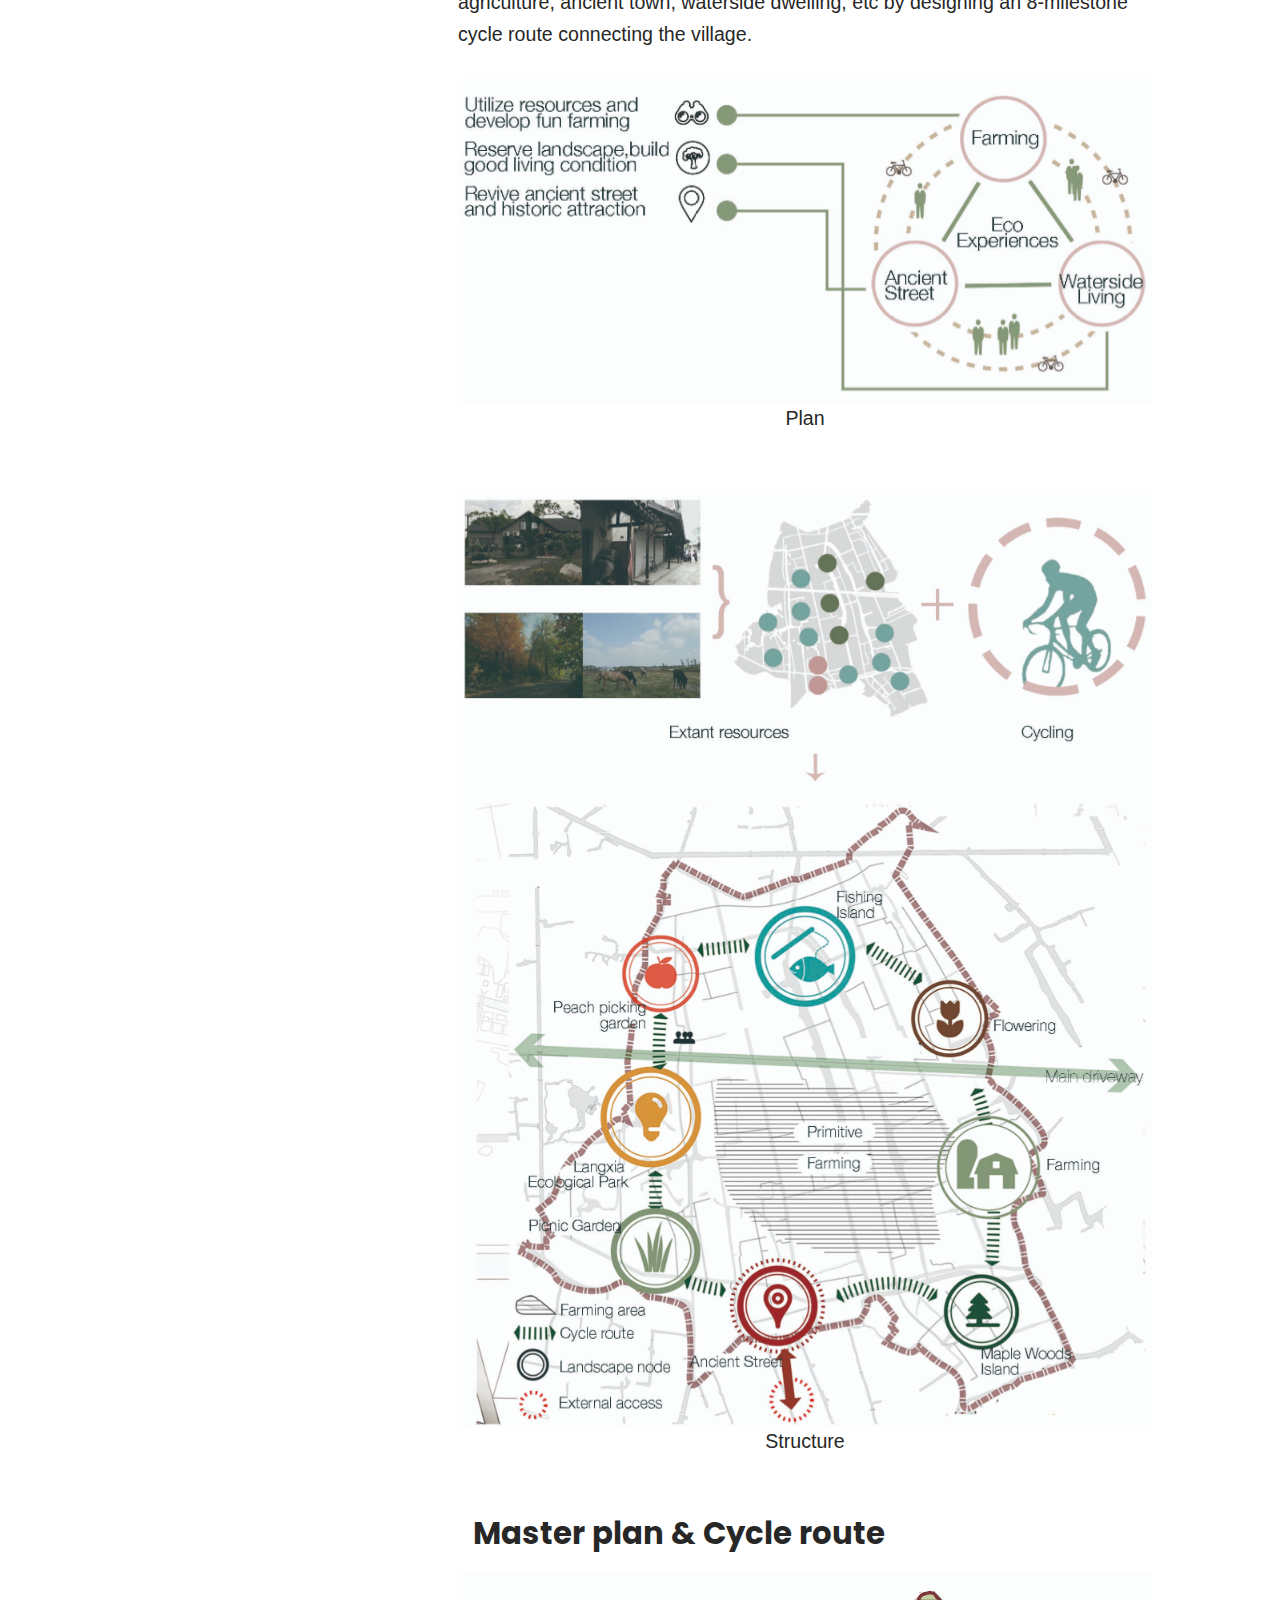
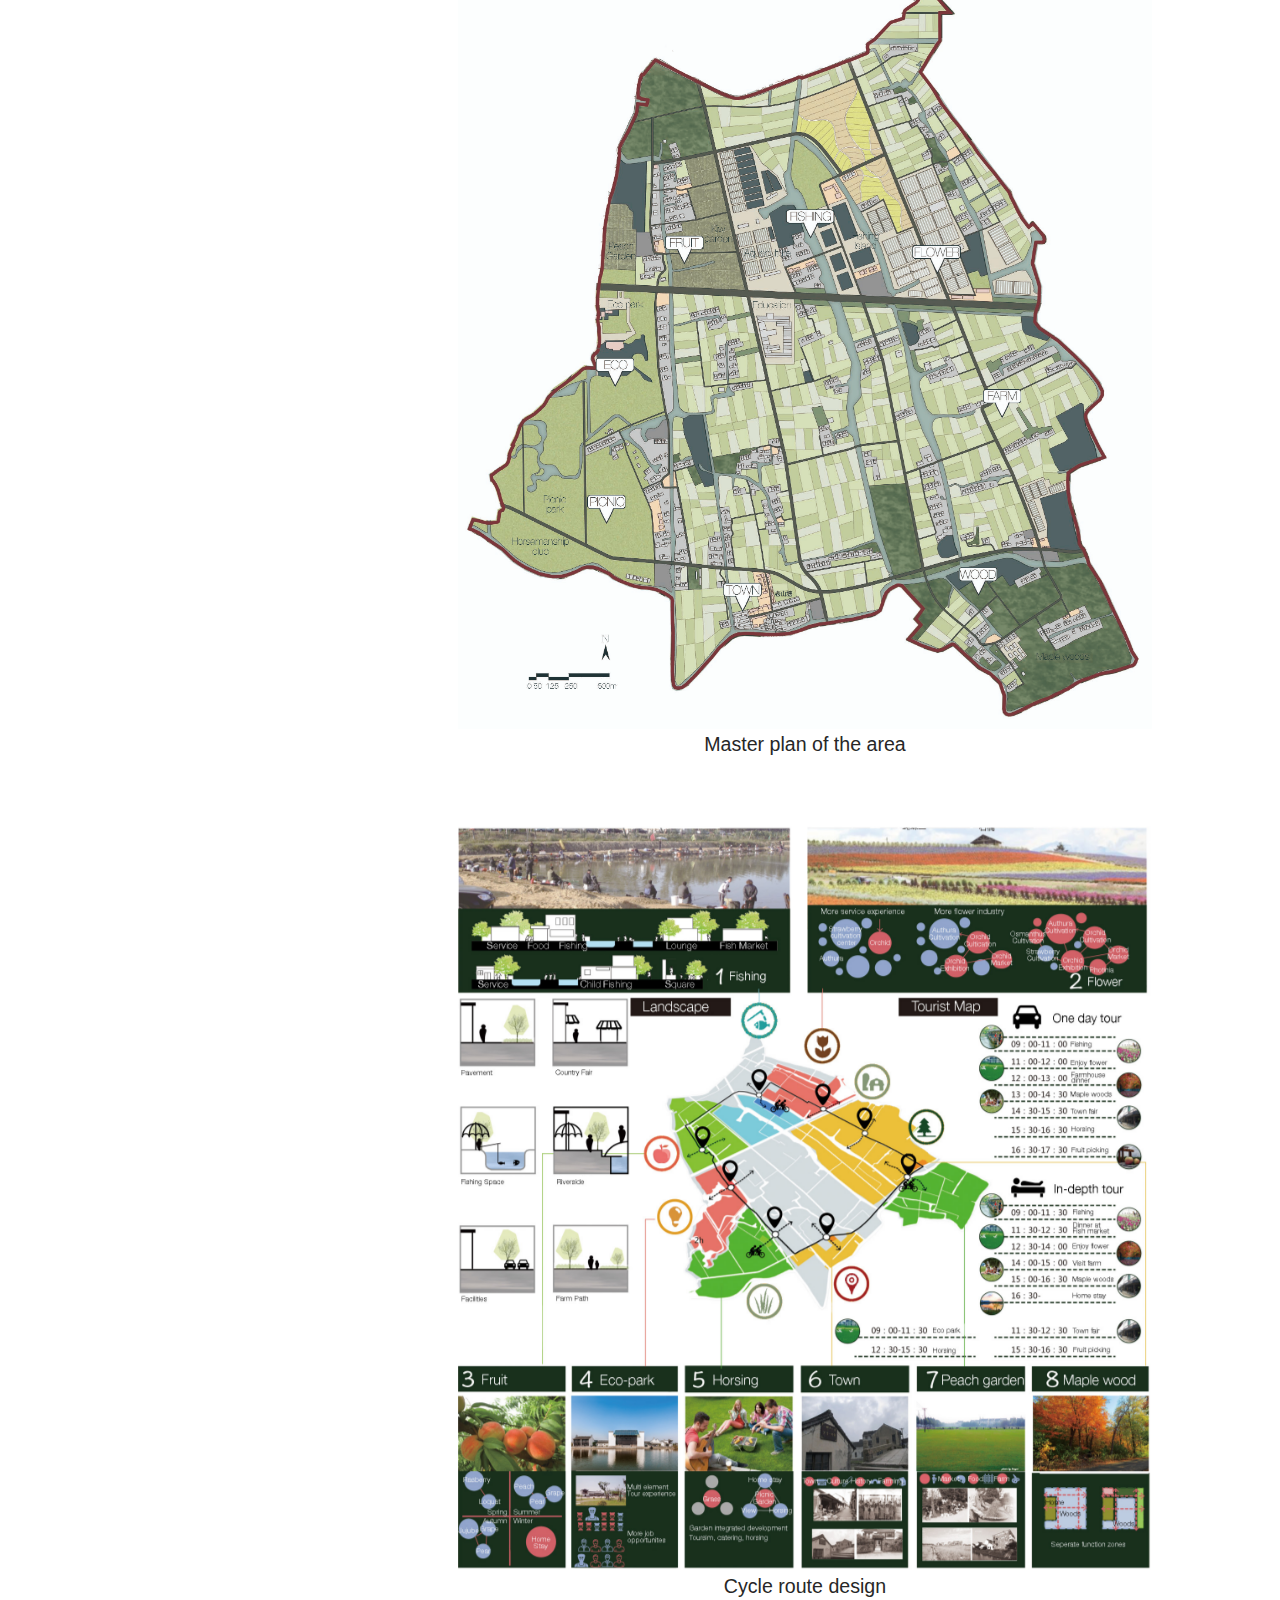
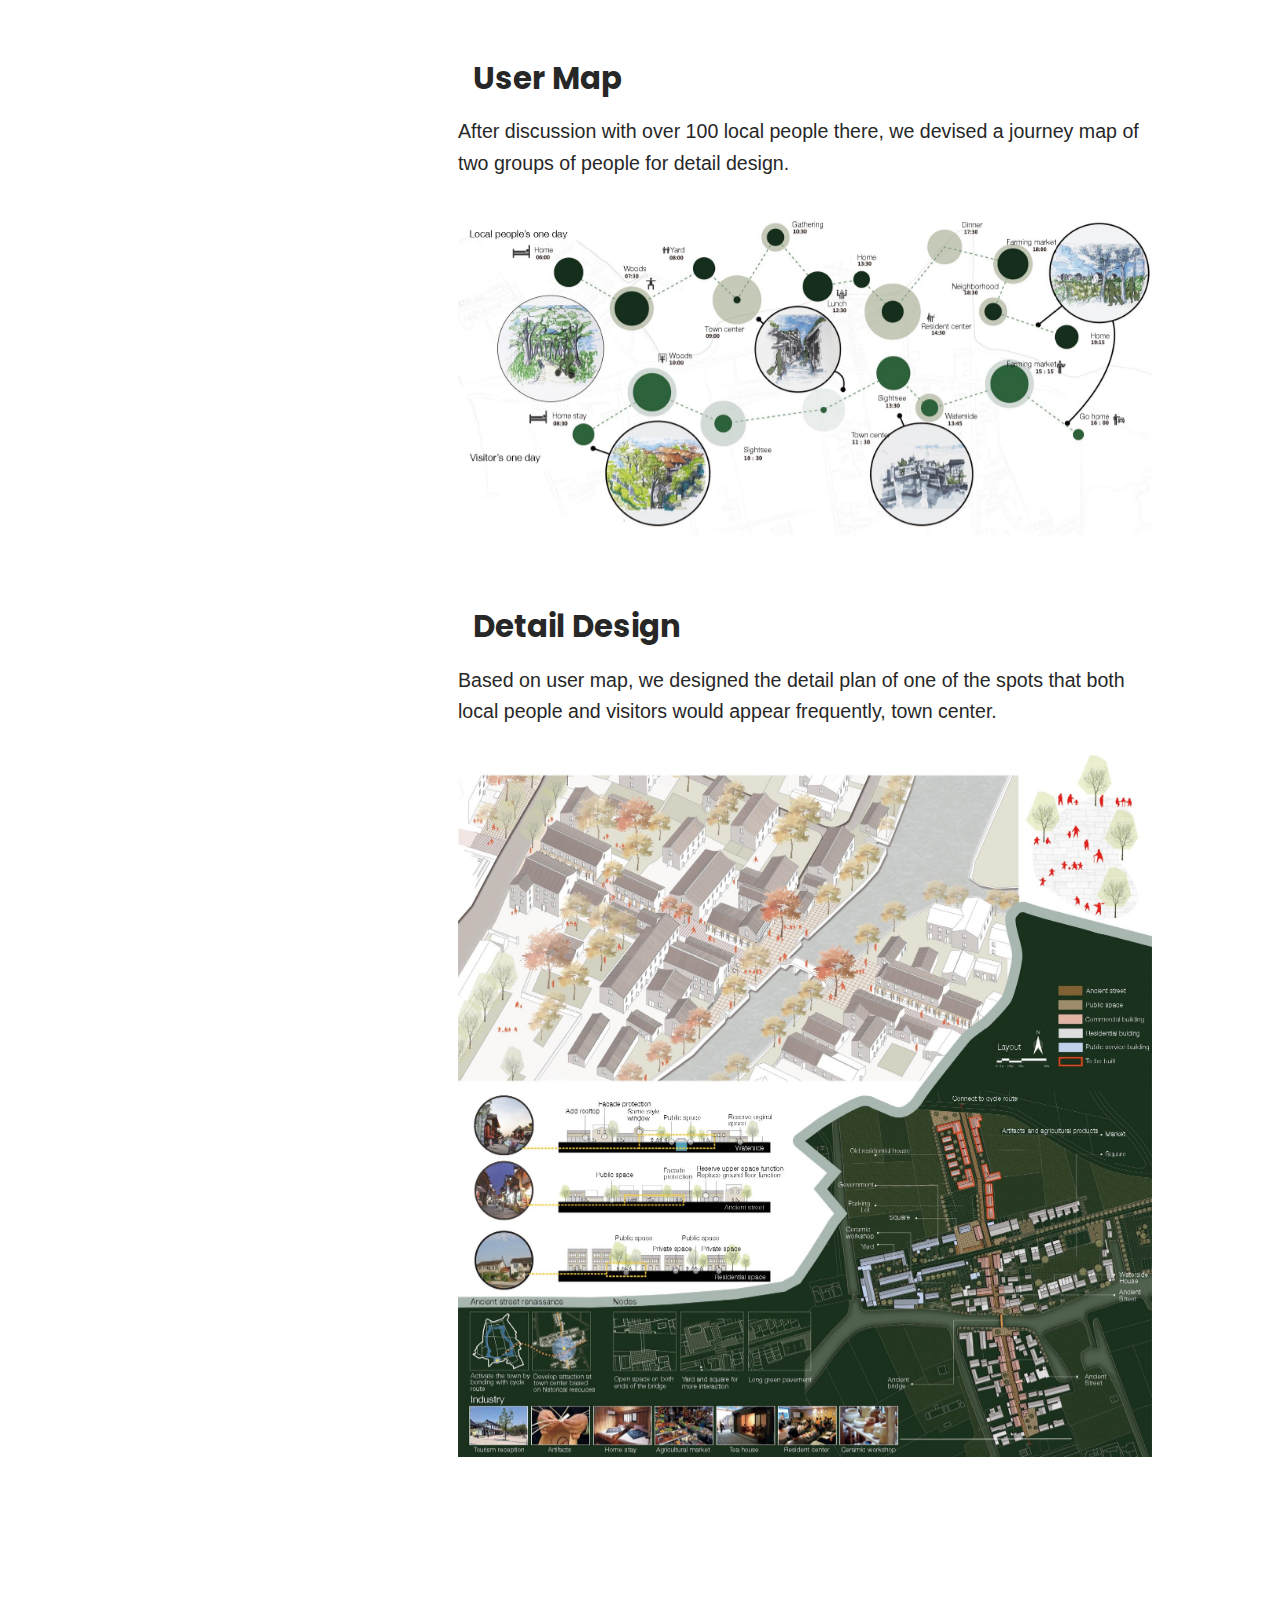
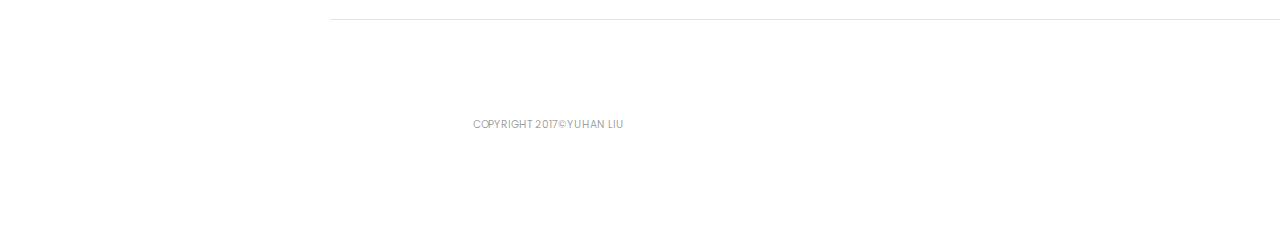
<file: portfolio-project-1.html>
<!DOCTYPE html PUBLIC "-//W3C//DTD XHTML 1.0 Strict//EN" "http://www.w3.org/TR/xhtml1/DTD/xhtml1-strict.dtd">
<html xmlns="http://www.w3.org/1999/xhtml" xml:lang="en" lang="en">


<head>

<!-- Meta -->
<meta http-equiv="Content-Type" content="text/html; charset=UTF-8" />
<meta name="viewport" content="width=device-width, initial-scale=1" />

<!-- Title -->
<title>Yuhan's Portfolio</title>

<!-- Favicons -->
<link rel="shortcut icon" href="assets/img/favicon.png">
<link rel="apple-touch-icon" href="assets/img/favicon_60x60.png">
<link rel="apple-touch-icon" sizes="76x76" href="assets/img/favicon_76x76.png">
<link rel="apple-touch-icon" sizes="120x120" href="assets/img/favicon_120x120.png">
<link rel="apple-touch-icon" sizes="152x152" href="assets/img/favicon_152x152.png">

<!-- Google Web Fonts -->
<link href="https://fonts.googleapis.com/css?family=Poppins:600,700" rel="stylesheet">

<!-- JQ plugins-->
<script src="assets/js/jquery-2.2.4.min.js"></script>

<!-- CSS Styles -->
<link rel="stylesheet" href="assets/css/styles.css" />

<!-- CSS Base -->
<link id="theme" rel="stylesheet" href="assets/css/themes/theme-blue.min.css" />

</head>

<body class="header-vertical">

<!-- Loader -->
<div id="page-loader" class="bg-white">
    <svg class="loader" width="32px" height="32px" viewBox="0 0 32 32" xmlns="http://www.w3.org/2000/svg"><circle class="circle" fill="none" stroke-width="2" stroke-linecap="round" cx="16" cy="16" r="14"></circle></svg>
    <span class="loading-txt text-muted">Loading...</span>
</div>
<!-- Loader / End -->

<!-- Header -->
<header id="header">

    <!-- Logo -->
    <a href="index.html" class="logo">
        <img src="assets/img/logo-dark.svg" alt="">
    </a>

    <!-- Navigation -->
    <nav id="main-menu">
      <div class="nav-wrapper">            
                            <dl class="description-2">
                                <dt>&nbsp;Project</dt>
                                <dd>&nbsp;Rural Planning</dd>
                                <dt>&nbsp;Category</dt>
                                <dd>&nbsp;Team Work</dd>
                                <dt>&nbsp;My Role</dt>
                                <dd>&nbsp;Visual design, research</dd>
                                <dt>&nbsp;Field</dt>
                                <dd>&nbsp;Urban &amp; Planning | Design</dd>
                                <dt>&nbsp;Date</dt>
                                <dd>&nbsp;2016.9-2016.12 | 10 weeks</dd>
                                <dt>&nbsp;Description</dt>
                                <dd>&nbsp;Development plan for the area based on current situation<br><br></dd>
                            </dl>
    </div>

    <div class="nav-wrapper">
            <ul class="nav nav-primary">
           <!--  <li><a href="index.html"><i class="li-home"></i>Start</a></li>
            <li><a href="about.html"><i class="li-feedback"></i>My Story</a></li> -->
            <li><a href="portfolio-3-cols.html"><i class="li-imac"></i>back</a></li>
           <!--  <li><a href="Resume.pdf"><i class="li-pen"></i>Resume</a></li>
            <li><a href="contact.html"><i class="li-email"></i>Contact</a></li> -->
            </ul>     
    </div>  
      <span class="selector"></span>
    </nav>

</header>
<!-- Header / End -->

<!-- Content -->
<div id="content" class='zoomjs'>

    <!-- Page Title -->
    <div class="page-title bg-dark dark">
        <div class="bg-image"><img src="assets/img/projects/project01/head.png" alt=""></div>
        <div class="container-fluid container-custom">
            <h1>Contryside area Planning</h1>
            <p class="lead">Tourism village design</p>
        </div>
    </div>

    <!-- Section -->
    <section>

    <div class='page-body'>
        <div class="container-fluid container-custom">
            <h2>Overview</h2>
            <div class="row">
                <p class="lead">We were assigned to do a countryside area's redesign plan in Shanghai named Shantang Village. <br><br></p>
            </div>
        </div>
    </div>

    <div class='page-body'>
        <div class="container-fluid container-custom">
            <h2>User Research</h2>
            <div class="row">
                <p class="lead">We interviewed over 200 people from different departments in the Village, including governors and residents, and found three main insights.</p>
                <div align='center'><img src="assets/img/projects/project01/1.jpg" alt=""><p><br><br></p></div>
            </div>
        </div>
    </div>

    <div class='page-body'>
        <div class="container-fluid container-custom">
            <h2>As-is Problem</h2>
            <div class="row">
                <p class="lead">After three-week field study, we defined several as-is problem of this area and redesign strategy.<br><strong>1.Scattered resources</strong><br>Rich resources are scattered in the village. Without logical connection, they can hardly realize their value.</p>
                <div align='center'><img src="assets/img/projects/project01/2.jpg" alt=""><p><br></p></div>
                <p class="lead"><strong>2.Lack public facilities</strong><br>The only place in the village with enough public facilities is the town center.</p>
                <div align='center'><img src="assets/img/projects/project01/3.jpg" alt=""><p><br></p></div>
                <p class="lead"><strong>3.Low landuse efficiency</strong><br>Almost no industry other than agriculture.</p>
                <div align='center'><img src="assets/img/projects/project01/4.jpg" alt=""><p><br></p></div>
                <p class="lead"><strong>4.Aging population</strong><br>The young go out for work, leaving the old in the area.</p>
                <div align='center'><img src="assets/img/projects/project01/5.jpg" alt=""><p><br></p></div>
                <p class="lead"><strong>5.Disordered road system</strong><br>It's hard to conveniently reach every inch of the area. Besides, the landscape is poor and primitive.</p>
                <div align='center'><img src="assets/img/projects/project01/6.jpg" alt=""><p><br></p></div>
            </div>
        </div>
    </div>

    <div class='page-body'>
        <div class="container-fluid container-custom">
            <h2>Goal &amp; Structure</h2>
            <div class="row">
                <p class="lead">After research, we decided our design goal --<br>Take full advantage of extant resources and design a leisure tourism village with agriculture, ancient town, waterside dwelling, etc by designing an 8-milestone cycle route connecting the village.</p>
                <div align='center'><img src="assets/img/projects/project01/9.jpg" alt=""><p class='lead'>Plan<br><br></p></div>
                <div align='center'><img src="assets/img/projects/project01/8.jpg" alt=""><p class='lead'>Structure<br><br></p></div>
            </div>
        </div>
    </div>

    <div class='page-body'>
        <div class="container-fluid container-custom">
            <h2>Master plan &amp; Cycle route</h2>
            <div class="row">
                <div align='center'><img src="assets/img/projects/project01/pingmian.jpg" alt=""><p class='lead'>Master plan of the area<br><br></p></div>
                <div align='center'><img src="assets/img/projects/project01/11.jpg" alt=""><p class='lead'>Cycle route design<br><br></p></div>
            </div>
        </div>
    </div>  

    <div class='page-body'>
        <div class="container-fluid container-custom">
            <h2>User Map</h2>
            <div class="row">
                <p class='lead'>After discussion with over 100 local people there, we devised a journey map of two groups of people for detail design.</p>
                <div align='center'><img src="assets/img/projects/project01/12.jpg" alt=""><p><br><br></div> 
            </div>
        </div>
    </div>  


    <div class='page-body'>
        <div class="container-fluid container-custom">
            <h2>Detail Design</h2>
            <div class="row">
                <p class='lead'>Based on user map, we designed the detail plan of one of the spots that both local people and visitors would appear frequently, town center.</p>
                <div align='center'><img src="assets/img/projects/project01/13.jpg" alt=""><p><br><br></div> 
            </div>
        </div>
    </div>  



      </div>

        <script src="zoom.js"></script>
        <script>
            document.querySelector( '.zoomjs' ).addEventListener( 'click', function( event ) {
                event.preventDefault();
                zoom.to({ element: event.target });
            } );
        </script>

    </section>



</div>
<!-- Content / End -->

<!-- Footer -->
<footer id="footer" class="border-top">
    <div class="container-fluid container-custom">
        <div class="row">
            <div class="col-xl-5 text-xl-left text-xs-center">
                <div class="module-group">
                    <div class="module copyright">
                        <!-- <a href="index.html" class="logo mr-15"><img src="assets/img/logo-dark.svg" height="80" alt=""></a> -->
                        <span class="text-muted">Copyright 2017©Yuhan Liu</span>
                    </div>
                </div>
            </div>
        </div>
    </div>
</footer>
<!-- Footer / End -->

<!-- Mobile Navigation Toggle -->
<div id="mobile-nav-toggle"><span></span><span></span><span></span></div>

<!-- JS Libraries -->
<script src="assets/js/jquery-2.2.4.min.js"></script>

<!-- JS Plugins -->
<script src="assets/js/plugins.js"></script>
<script src="assets/js/core.js"></script>

<!-- JS Core -->


</body>

</html>
</file>
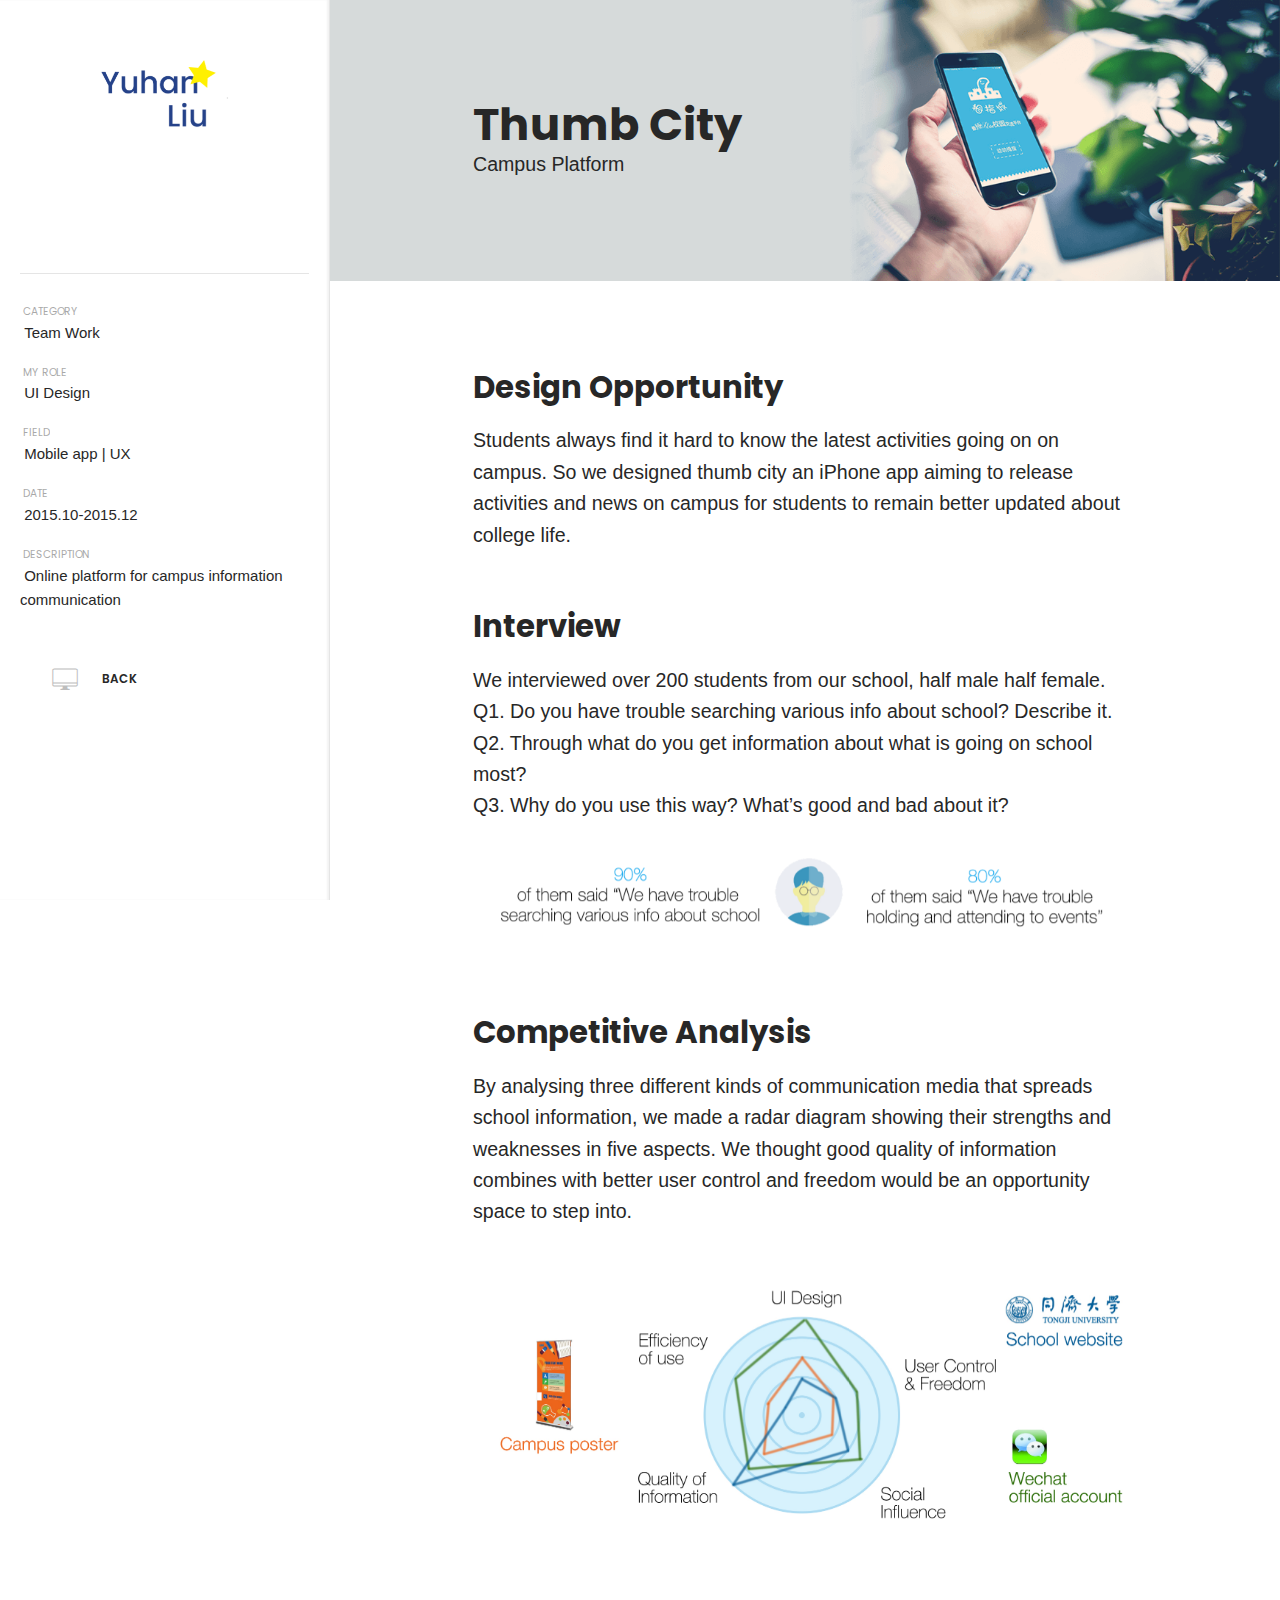
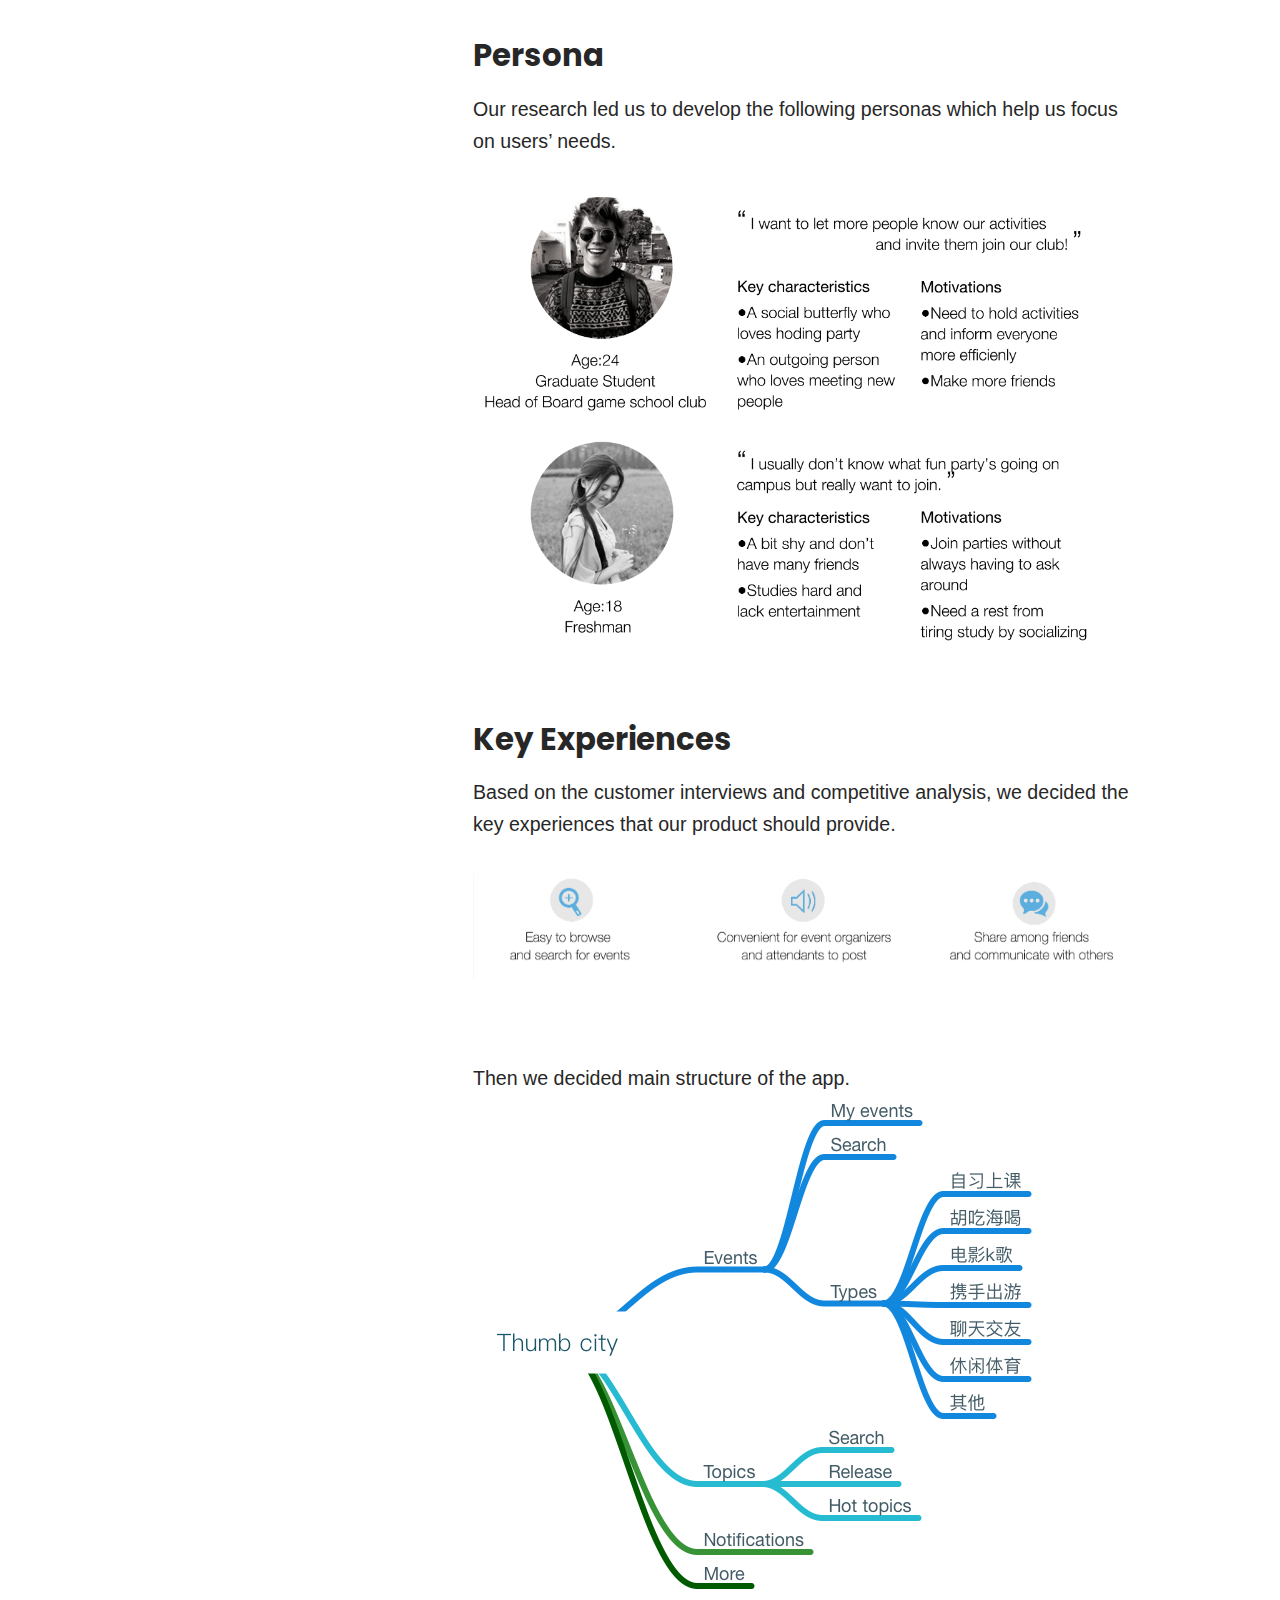
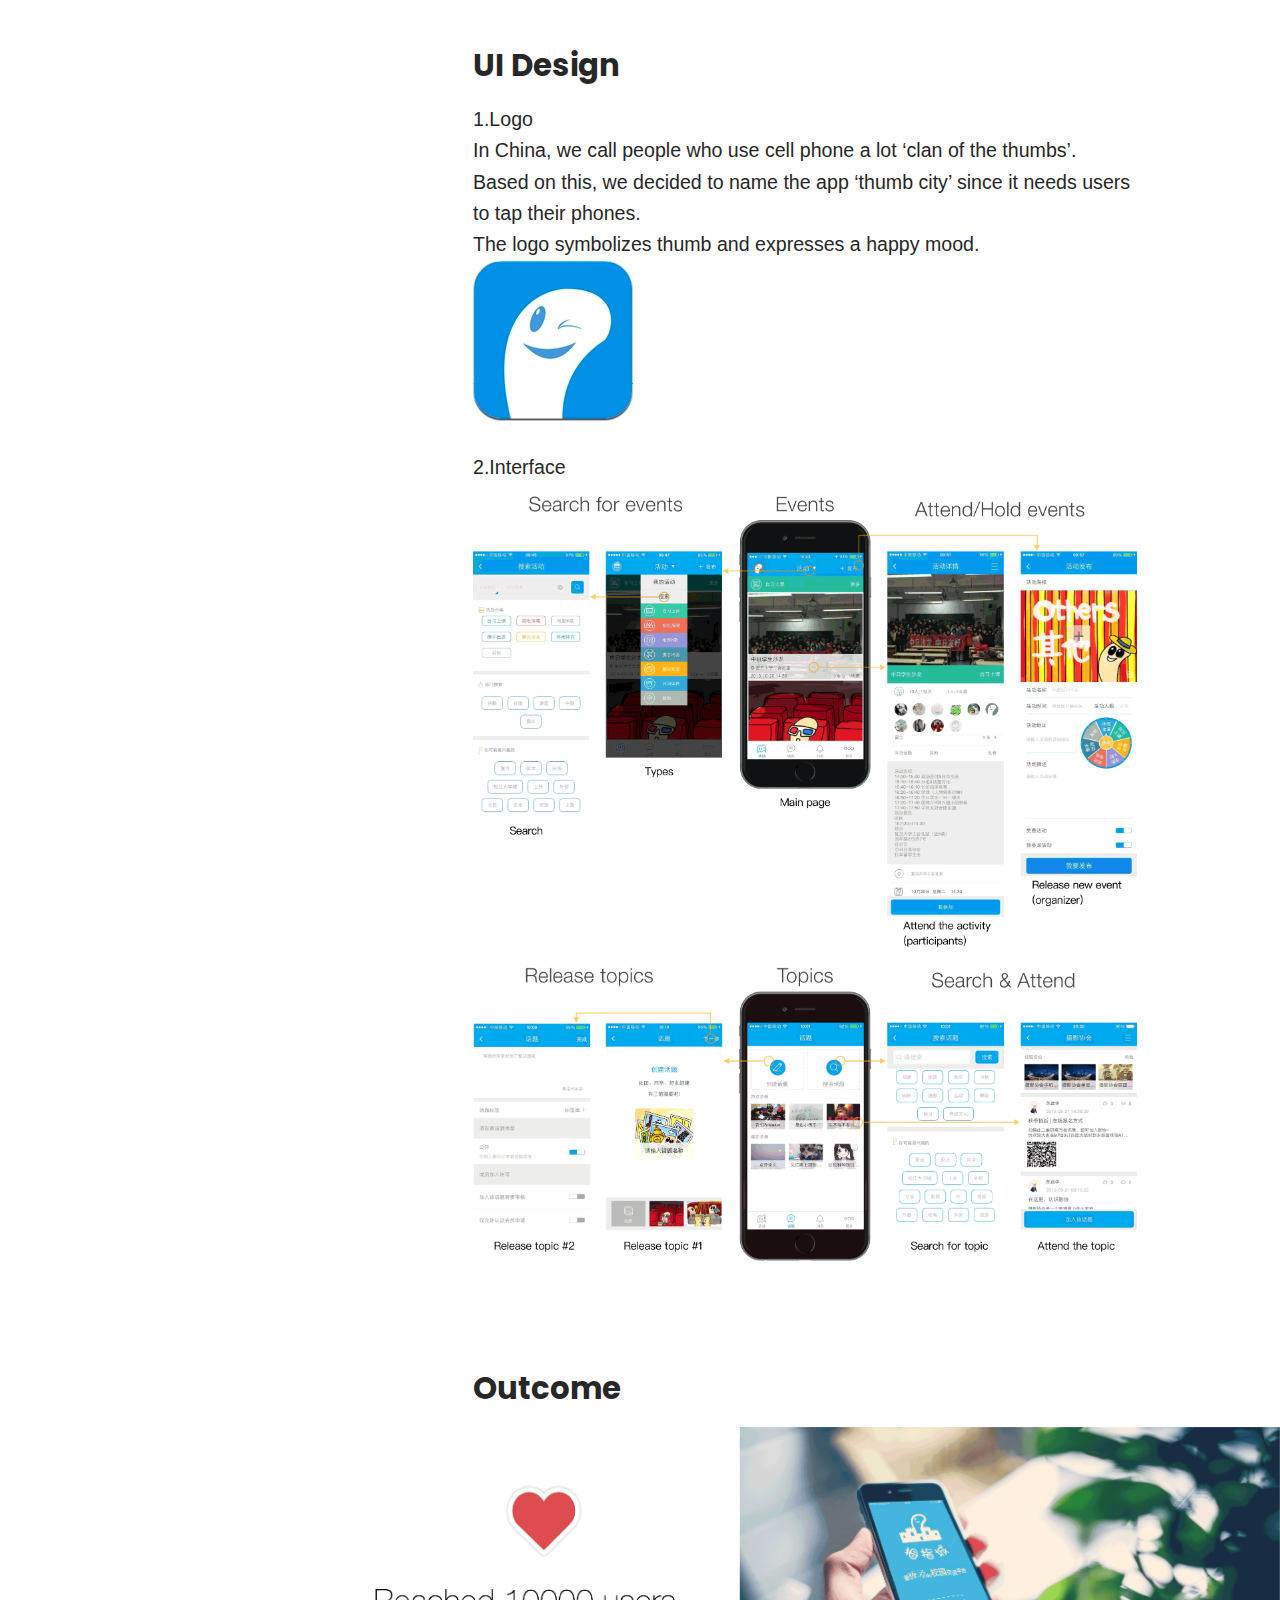
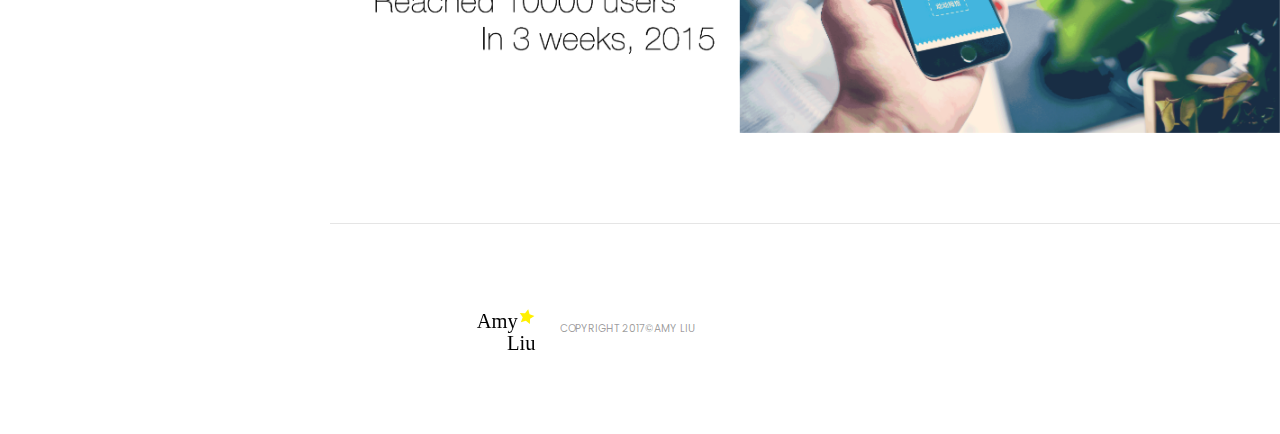
<file: portfolio-project-2.html>
<!DOCTYPE html PUBLIC "-//W3C//DTD XHTML 1.0 Strict//EN" "http://www.w3.org/TR/xhtml1/DTD/xhtml1-strict.dtd">
<html xmlns="http://www.w3.org/1999/xhtml" xml:lang="en" lang="en">


<head>

<!-- Meta -->
<meta http-equiv="Content-Type" content="text/html; charset=UTF-8" />
<meta name="viewport" content="width=device-width, initial-scale=1" />

<!-- Title -->
<title>Yuhan's Portfolio</title>

<!-- Favicons -->
<link rel="shortcut icon" href="assets/img/favicon.png">
<link rel="apple-touch-icon" href="assets/img/favicon_60x60.png">
<link rel="apple-touch-icon" sizes="76x76" href="assets/img/favicon_76x76.png">
<link rel="apple-touch-icon" sizes="120x120" href="assets/img/favicon_120x120.png">
<link rel="apple-touch-icon" sizes="152x152" href="assets/img/favicon_152x152.png">

<!-- Google Web Fonts -->
<link href="https://fonts.googleapis.com/css?family=Poppins:600,700" rel="stylesheet">

<!-- JQ plugins-->
<script src="assets/js/jquery-2.2.4.min.js"></script>

<!-- CSS Styles -->
<link rel="stylesheet" href="assets/css/styles.css" />

<!-- CSS Base -->
<link id="theme" rel="stylesheet" href="assets/css/themes/theme-blue.min.css" />

</head>

<body class="header-vertical">

<!-- Loader -->
<div id="page-loader" class="bg-white">
    <svg class="loader" width="32px" height="32px" viewBox="0 0 32 32" xmlns="http://www.w3.org/2000/svg"><circle class="circle" fill="none" stroke-width="2" stroke-linecap="round" cx="16" cy="16" r="14"></circle></svg>
    <span class="loading-txt text-muted">Loading...</span>
</div>
<!-- Loader / End -->

<!-- Header -->
<header id="header">

    <!-- Logo -->
    <a href="index.html" class="logo">
        <img src="assets/img/logo-dark.png" alt="">
        <p>  <br><br></p>
    </a>

    <!-- Navigation -->
    <nav id="main-menu">
      <div class="nav-wrapper">            
                            <dl class="description-2">
                                <dt>&nbsp;Category</dt>
                                <dd>&nbsp;Team Work</dd>
                                <dt>&nbsp;My Role</dt>
                                <dd>&nbsp;UI Design</dd>
                                <dt>&nbsp;Field</dt>
                                <dd>&nbsp;Mobile app | UX</dd>
                                <dt>&nbsp;Date</dt>
                                <dd>&nbsp;2015.10-2015.12</dd>
                                <dt>&nbsp;Description</dt>
                                <dd>&nbsp;Online platform for campus information communication<br><br></dd>
                            </dl>
    </div>

    <div class="nav-wrapper">
            <ul class="nav nav-primary">
           <!--  <li><a href="index.html"><i class="li-home"></i>Start</a></li>
            <li><a href="about.html"><i class="li-feedback"></i>My Story</a></li> -->
            <li><a href="portfolio-3-cols.html"><i class="li-imac"></i>back</a></li>
           <!--  <li><a href="Resume.pdf"><i class="li-pen"></i>Resume</a></li>
            <li><a href="contact.html"><i class="li-email"></i>Contact</a></li> -->
            </ul>     
    </div>  
      <span class="selector"></span>
    </nav>

</header>
<!-- Header / End -->

<!-- Content -->
<div id="content" class='zoomjs'>

    <!-- Page Title -->
    <div class="page-title">
        <div class="bg-image"><img src="assets/img/projects/project02/head.png" alt=""></div>
        <div class="container-fluid container-custom">
            <h1>Thumb City</h1>
            <p class="lead">Campus Platform</p>
        </div>
    </div>

    <!-- Section -->
    <section>
      <div class='page-body'>
      <div class="container-fluid container-custom">
          <h2>Design Opportunity</h2>
          <p class='lead'>Students always find it hard to know the latest activities going on on campus. So we designed thumb city an iPhone app aiming to release activities and news on campus for students to remain better updated about college life.<br><br></p>

          <h2>Interview</h2>
          <p class='lead'>We interviewed over 200 students from our school, half male half female.<br>Q1. Do you have trouble searching various info about school? Describe it.<br>Q2. Through what do you get information about what is going on school most?<br>Q3. Why do you use this way? What’s good and bad about it?<img src="assets/img/projects/project02/01.png" alt=""><br><br></p>
          

          <h2>Competitive Analysis</h2>
          <p class='lead'>By analysing three different kinds of communication media that spreads school information, we made a radar diagram showing their strengths and weaknesses in five aspects. We thought good quality of information combines with better user control and freedom would be an opportunity space to step into.</p>
          <img src="assets/img/projects/project02/ca.jpg" alt=""><p><br><br></p>

          <h2>Persona</h2>
          <p class='lead'>Our research led us to develop the following personas which help us focus on users’ needs.</p>
          <img src="assets/img/projects/project02/persona_01.png" alt="">
          <img src="assets/img/projects/project02/persona_02.png" alt="">
          <p><br><br></p>


          <h2>Key Experiences</h2>
          <p class='lead'>Based on the customer interviews and competitive analysis, we decided the key experiences that our product should provide.
          <img src="assets/img/projects/project02/key.png" alt=""><p><br><p class='lead'>Then we decided main structure of the app. <img src="assets/img/projects/project02/ia.png" alt=""><br><br></p>

          <h2>UI Design</h2>
          <p class='lead'>1.Logo<br>In China, we call people who use cell phone a lot ‘clan of the thumbs’. Based on this, we decided to name the app ‘thumb city’ since it needs users to tap their phones.<br>The logo symbolizes thumb and expresses a happy mood.<br><img src="assets/img/projects/project02/logo.png" alt=""><br><br>2.Interface<br>
          <a href=""><img src="assets/img/projects/project02/event.png" alt=""></a><!-- <figcaption class="figure-caption text-xs-right">Clickable</figcaption> -->
          <a href=""><img src="assets/img/projects/project02/topic.png" alt=""></a>
          <p><br><br></p>

          <h2>Outcome</h2>


          
      </div>
      </div>


      <div class='page-body'>
          <img src="assets/img/projects/project02/outcome.png" alt="">
      </div>

        <script src="zoom.js"></script>
        <script>
            document.querySelector( '.zoomjs' ).addEventListener( 'click', function( event ) {
                event.preventDefault();
                zoom.to({ element: event.target });
            } );
        </script>

    </section>



</div>
<!-- Content / End -->

<!-- Footer -->
<footer id="footer" class="border-top">
    <div class="container-fluid container-custom">
        <div class="row">
            <div class="col-xl-5 text-xl-left text-xs-center">
                <div class="module-group">
                    <div class="module copyright">
                        <a href="index.html" class="logo mr-15"><img src="assets/img/logo-dark.svg" height="80" alt=""></a>
                        <span class="text-muted">Copyright 2017©Amy Liu</span>
                    </div>
                </div>
            </div>
        </div>
    </div>
</footer>
<!-- Footer / End -->

<!-- Mobile Navigation Toggle -->
<div id="mobile-nav-toggle"><span></span><span></span><span></span></div>

<!-- JS Libraries -->
<script src="assets/js/jquery-2.2.4.min.js"></script>

<!-- JS Plugins -->
<script src="assets/js/plugins.js"></script>
<script src="assets/js/core.js"></script>

<!-- JS Core -->


</body>

</html>
</file>
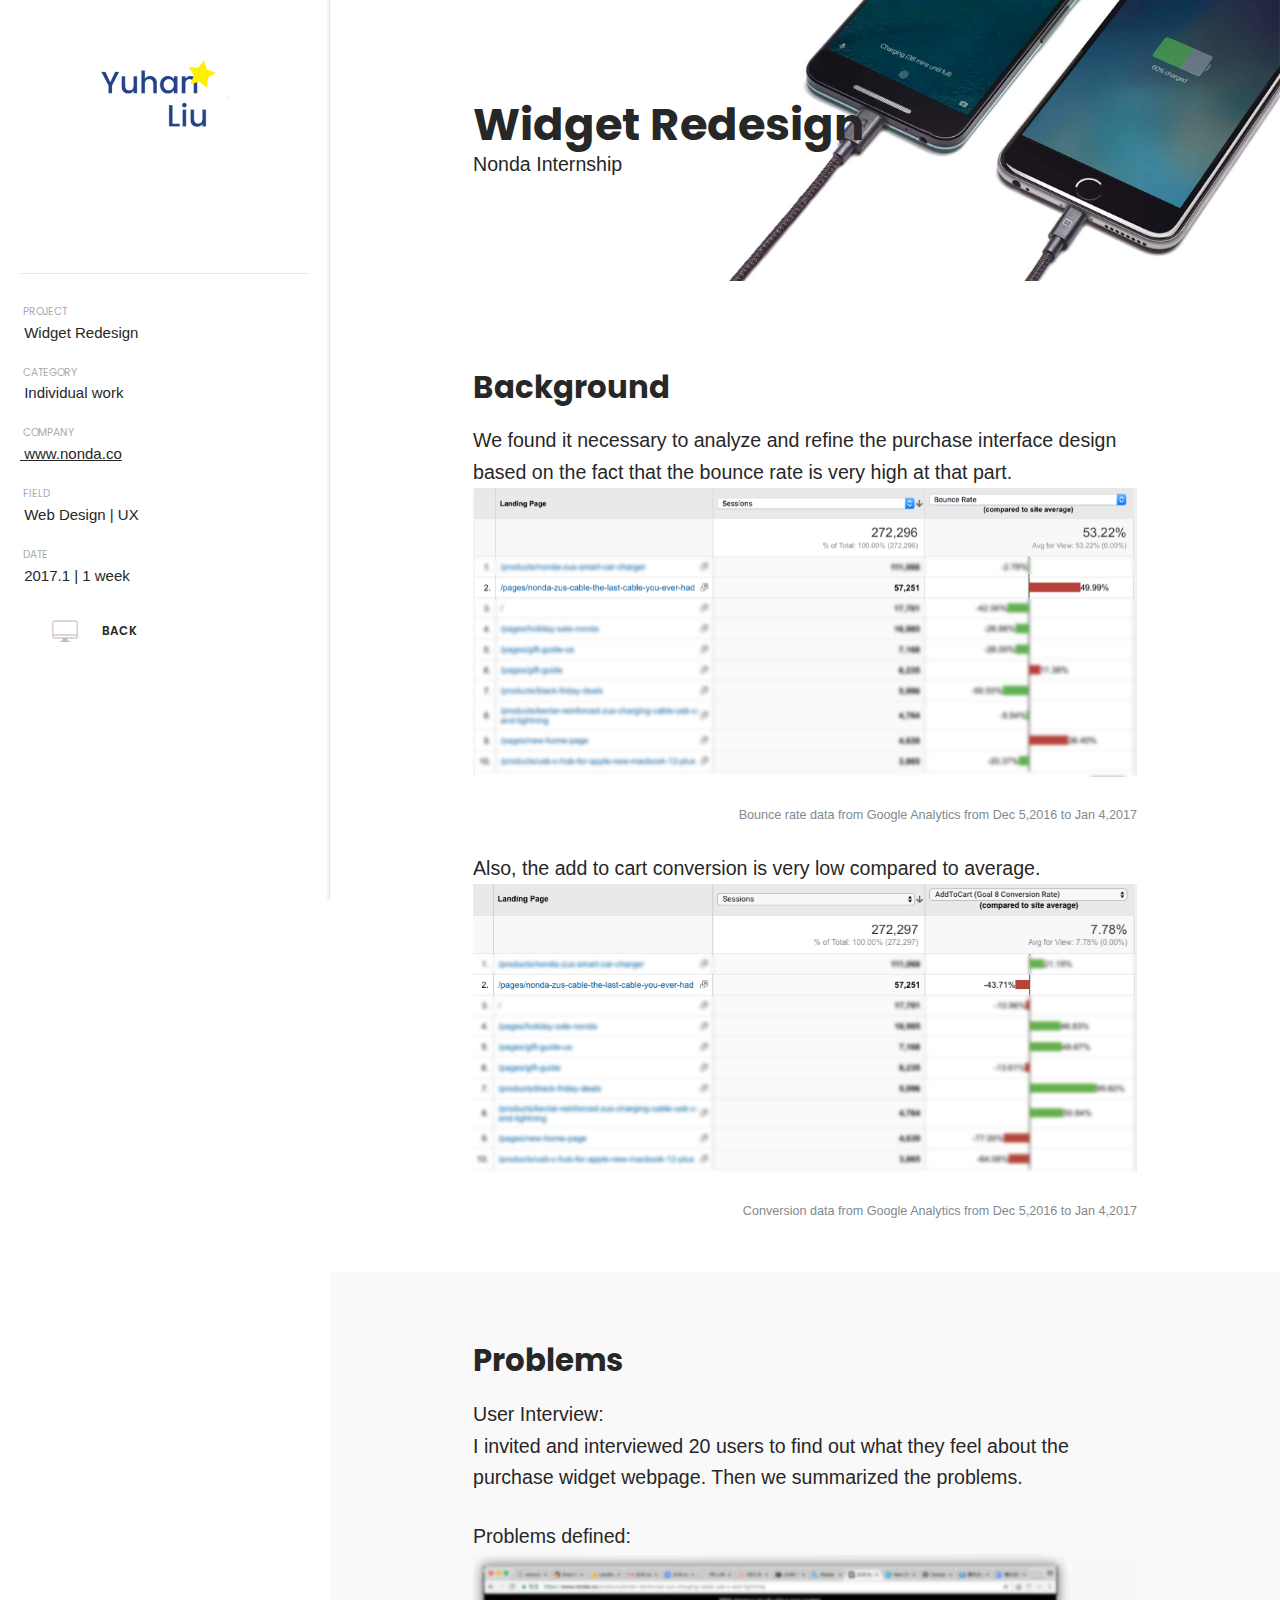
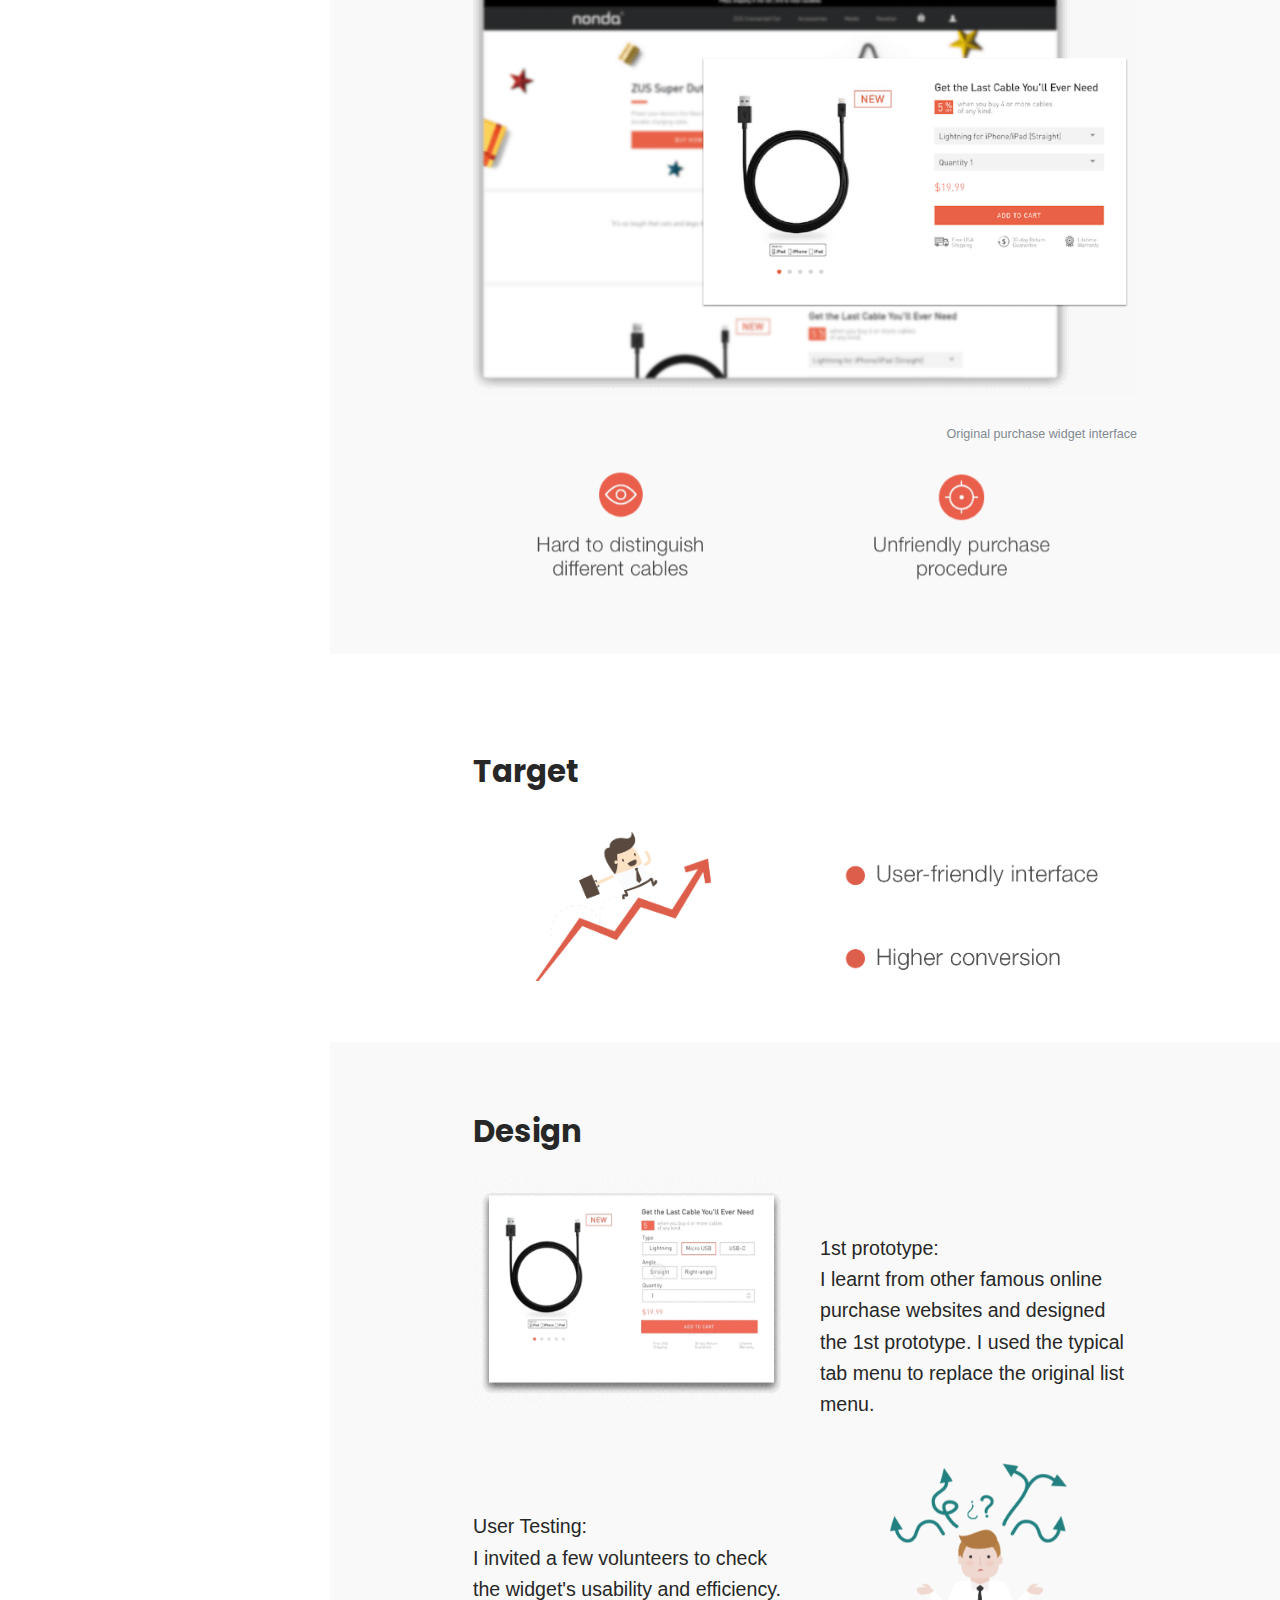
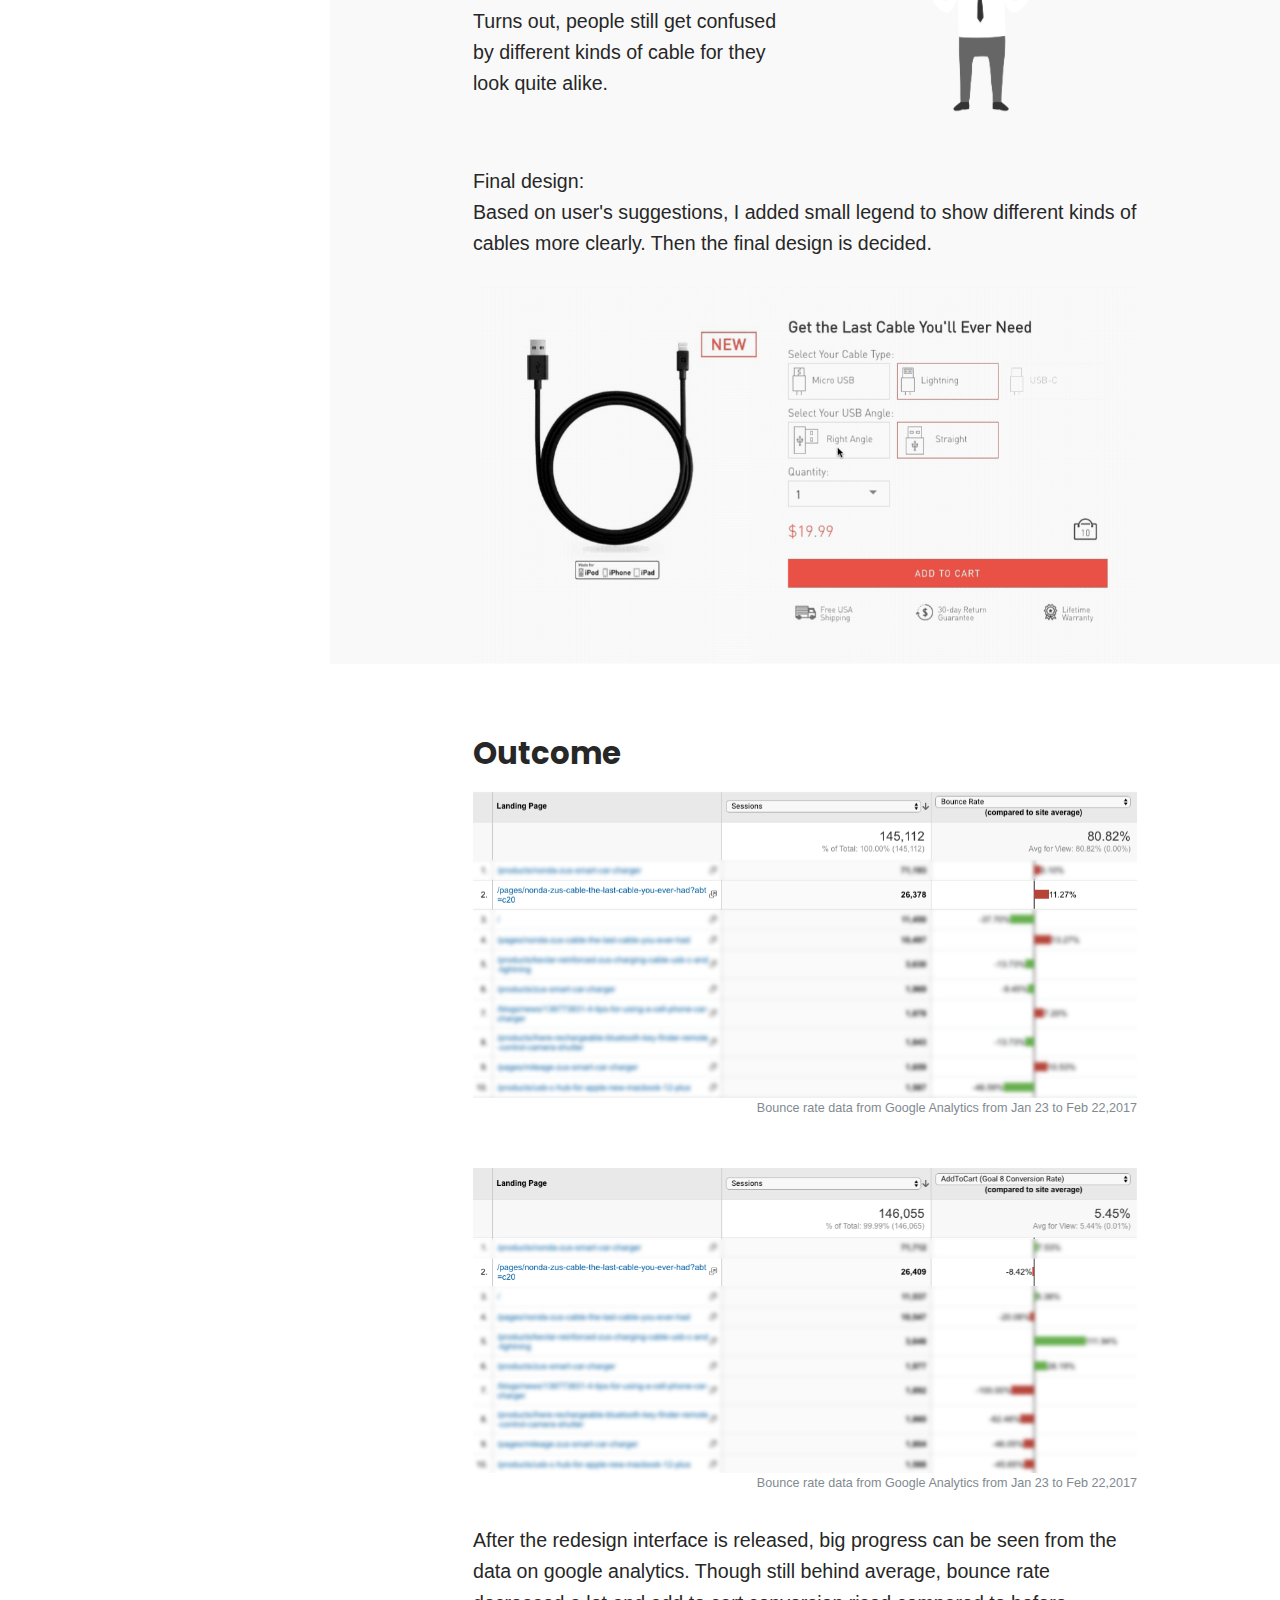
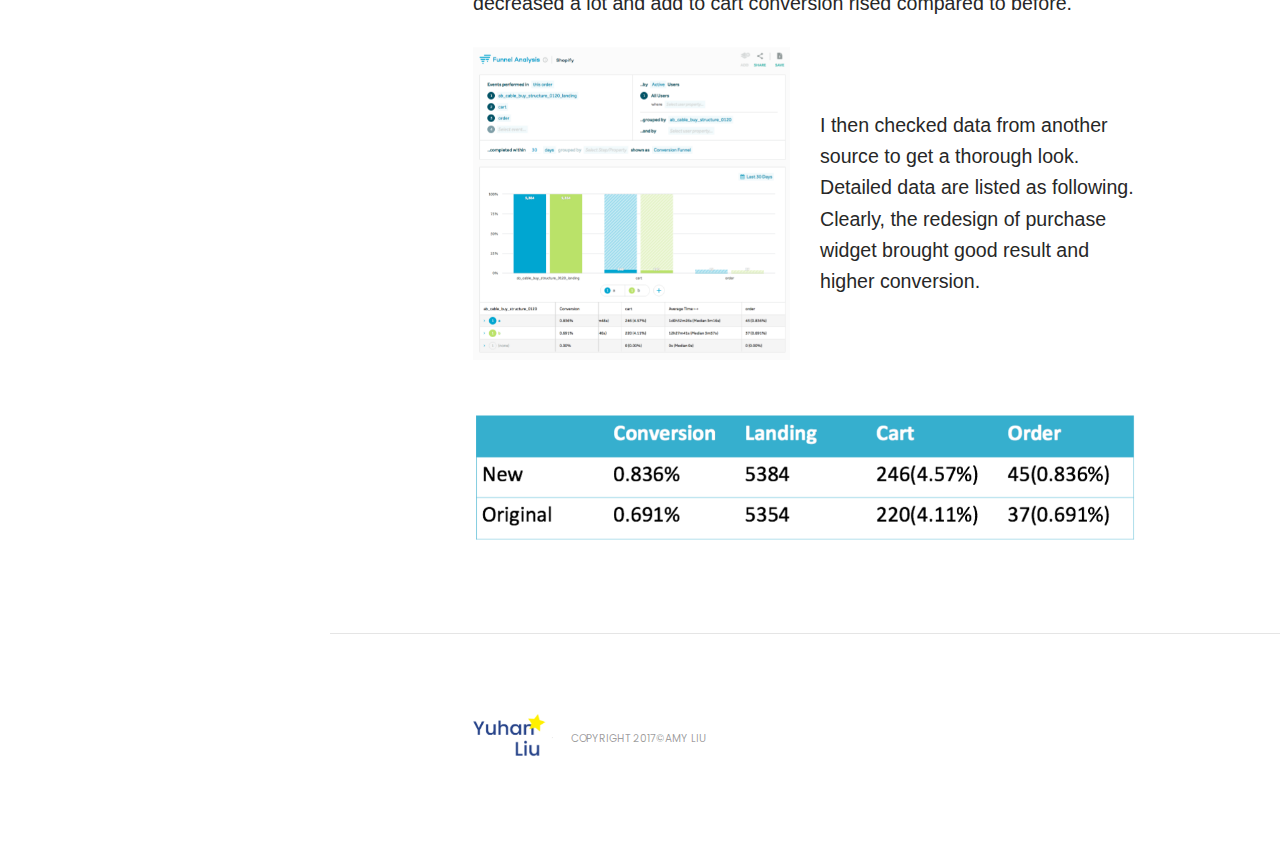
<file: portfolio-project-3.html>
<!DOCTYPE html PUBLIC "-//W3C//DTD XHTML 1.0 Strict//EN" "http://www.w3.org/TR/xhtml1/DTD/xhtml1-strict.dtd">
<html xmlns="http://www.w3.org/1999/xhtml" xml:lang="en" lang="en">


<head>

<!-- Meta -->
<meta http-equiv="Content-Type" content="text/html; charset=UTF-8" />
<meta name="viewport" content="width=device-width, initial-scale=1" />

<!-- Title -->
<title>Yuhan's Portfolio</title>

<!-- Favicons -->
<link rel="shortcut icon" href="assets/img/favicon.png">
<link rel="apple-touch-icon" href="assets/img/favicon_60x60.png">
<link rel="apple-touch-icon" sizes="76x76" href="assets/img/favicon_76x76.png">
<link rel="apple-touch-icon" sizes="120x120" href="assets/img/favicon_120x120.png">
<link rel="apple-touch-icon" sizes="152x152" href="assets/img/favicon_152x152.png">

<!-- Google Web Fonts -->
<link href="https://fonts.googleapis.com/css?family=Poppins:600,700" rel="stylesheet">

<!-- JQ plugins-->
<script src="assets/js/jquery-2.2.4.min.js"></script>

<!-- CSS Styles -->
<link rel="stylesheet" href="assets/css/styles.css" />

<!-- CSS Base -->
<link id="theme" rel="stylesheet" href="assets/css/themes/theme-blue.min.css" />

</head>

<body class="header-vertical">

<!-- Loader -->
<div id="page-loader" class="bg-white">
    <svg class="loader" width="32px" height="32px" viewBox="0 0 32 32" xmlns="http://www.w3.org/2000/svg"><circle class="circle" fill="none" stroke-width="2" stroke-linecap="round" cx="16" cy="16" r="14"></circle></svg>
    <span class="loading-txt text-muted">Loading...</span>
</div>
<!-- Loader / End -->

<!-- Header -->
<header id="header">

    <!-- Logo -->
    <a href="index.html" class="logo">
        <img src="assets/img/logo-dark.png" alt="">
        <p>  <br><br></p>
    </a>

    <!-- Navigation -->
    <nav id="main-menu">
      <div class="nav-wrapper">            
                            <dl class="description-2">
                                <dt>&nbsp;Project</dt>
                                <dd>&nbsp;Widget Redesign</dd>
                                <dt>&nbsp;Category</dt>
                                <dd>&nbsp;Individual work</dd>
                                <dt>&nbsp;Company</dt>
                                <dd><a href="http://www.nonda.co"><span style="text-decoration:underline">&nbsp;www.nonda.co</a></span></dd>
                                <dt>&nbsp;Field</dt>
                                <dd>&nbsp;Web Design | UX</dd>
                                <dt>&nbsp;Date</dt>
                                <dd>&nbsp;2017.1 | 1 week</dd>
                            </dl>
    </div>

    <div class="nav-wrapper">
            <ul class="nav nav-primary">
           <!--  <li><a href="index.html"><i class="li-home"></i>Start</a></li>
            <li><a href="about.html"><i class="li-feedback"></i>My Story</a></li> -->
            <li><a href="portfolio-3-cols.html"><i class="li-imac"></i>back</a></li>
           <!--  <li><a href="Resume.pdf"><i class="li-pen"></i>Resume</a></li>
            <li><a href="contact.html"><i class="li-email"></i>Contact</a></li> -->
            </ul>     
    </div>  
      <span class="selector"></span>
    </nav>

</header>
<!-- Header / End -->

<!-- Content -->
<div id="content" class='zoomjs'>

    <!-- Page Title -->
    <div class="page-title">
        <div class="bg-image"><img src="assets/img/projects/project03/head.png" alt=""></div>
        <div class="container-fluid container-custom">
            <h1>Widget Redesign</h1>
            <p class="lead">Nonda Internship</p>
        </div>
    </div>

    <!-- Section -->
    <section>
      <div class='page-body'>
      <div class="container-fluid container-custom">
          <h2>Background</h2>
          <p class='lead'>We found it necessary to analyze and refine the purchase interface design based on the fact that the bounce rate is very high at that part.<img src="assets/img/projects/project03/bg1.png" alt=""><figcaption class="figure-caption text-xs-right">Bounce rate data from Google Analytics from Dec 5,2016 to Jan 4,2017</figcaption></p>
          <p class='lead'>Also, the add to cart conversion is very low compared to average.<img src="assets/img/projects/project03/bg2.png" alt=""><figcaption class="figure-caption text-xs-right">Conversion data from Google Analytics from Dec 5,2016 to Jan 4,2017</figcaption><br></p>
      </div>
      </div>

    <div class='page-body' style="background-color: #f9f9f9">
        <div class="container-fluid container-custom">
          <p><br><br></p>
          <h2>Problems</h2>
          <p class='lead'><strong>User Interview:</strong><br>I invited and interviewed 20 users to find out what they feel about the purchase widget webpage. Then we summarized the problems.</p>
          <p class='lead'><strong>Problems defined:</strong><br>
          <img src="assets/img/projects/project03/original.png" alt=""><figcaption class="figure-caption text-xs-right">Original purchase widget interface</figcaption><img src="assets/img/projects/project03/problem.png" alt=""><p><br><br></p>
        </div>
    </div>

    <div class='page-body'>
      <div class="container-fluid container-custom">
         <p><br><br></p>
         <h2>Target</h2>
         <img src="assets/img/projects/project03/target.png" alt="">
         <p class='lead'>

      </div>
    </div>


    <div class='page-body' style="background-color: #f9f9f9">
        <div class="container-fluid container-custom">
            <p><br><br></p>
            <h2>Design</h2>
            <div class='row'>
            <div class='col-lg-6'>
            <img src="assets/img/projects/project03/cablegif.gif" alt="">
            </div>
            <div class='col-lg-6'>
            <p class='lead'><br><br><strong>1st prototype:</strong><br>I learnt from other famous online purchase websites and designed the 1st prototype. I used the typical tab menu to replace the original list menu.</p>
            </div>
            </div>

            <div class='row'>
            <div class='col-lg-6'>
            <p class='lead'><br><br><strong>User Testing:</strong><br>I invited a few volunteers to check the widget's usability and efficiency. Turns out, people still get confused by different kinds of cable for they look quite alike.</p>
            </div>
            <div class='col-lg-6'>
            <img src="assets/img/projects/project03/02.png" alt="">
            </div>
            </div>
            
            <p class='lead'><strong>Final design:</strong><br>Based on user's suggestions, I added small legend to show different kinds of cables more clearly. Then the final design is decided.</p>
            <img src="assets/img/projects/project03/gif.gif" alt="">
            
        </div>
    </div>

    <div class='page-body'>
      <div class="container-fluid container-custom"><p><br><br></p>
        <h2>Outcome</h2>
        <img src="assets/img/projects/project03/out1.png" alt=""><figcaption class="figure-caption text-xs-right">Bounce rate data from Google Analytics from Jan 23 to Feb 22,2017</figcaption><p><br></p>
        <img src="assets/img/projects/project03/out2.png" alt=""><figcaption class="figure-caption text-xs-right">Bounce rate data from Google Analytics from Jan 23 to Feb 22,2017</figcaption>
        <p class='lead'><br>After the redesign interface is released, big progress can be seen from the data on google analytics. Though still behind average, bounce rate decreased a lot and add to cart conversion rised compared to before.</p>

        <div class='row'>
          <div class='col-lg-6'>
            <img src="assets/img/projects/project03/funnel.png" alt="">
          </div>
          <div class='col-lg-6'>
            <p class='lead'><br><br>I then checked data from another source to get a thorough look. Detailed data are listed as following. <br>Clearly, the redesign of purchase widget brought good result and higher conversion.</p>
          </div>
        </div>

        <p><br></p>

        <img src="assets/img/projects/project03/new.png" alt="">
         
      </div>
    </div>

        <script src="zoom.js"></script>
        <script>
            document.querySelector( '.zoomjs' ).addEventListener( 'click', function( event ) {
                event.preventDefault();
                zoom.to({ element: event.target });
            } );
        </script>




    </section>



</div>
<!-- Content / End -->

<!-- Footer -->
<footer id="footer" class="border-top">
    <div class="container-fluid container-custom">
        <div class="row">
            <div class="col-xl-5 text-xl-left text-xs-center">
                <div class="module-group">
                    <div class="module copyright">
                        <a href="index.html" class="logo mr-15"><img src="assets/img/logo-dark.png" height="80" alt=""></a>
                        <span class="text-muted">Copyright 2017©Amy Liu</span>
                    </div>
                </div>
            </div>
        </div>
    </div>
</footer>
<!-- Footer / End -->

<!-- Mobile Navigation Toggle -->
<div id="mobile-nav-toggle"><span></span><span></span><span></span></div>

<!-- JS Libraries -->
<script src="assets/js/jquery-2.2.4.min.js"></script>

<!-- JS Plugins -->
<script src="assets/js/plugins.js"></script>
<script src="assets/js/core.js"></script>

<!-- JS Core -->


</body>

</html>
</file>
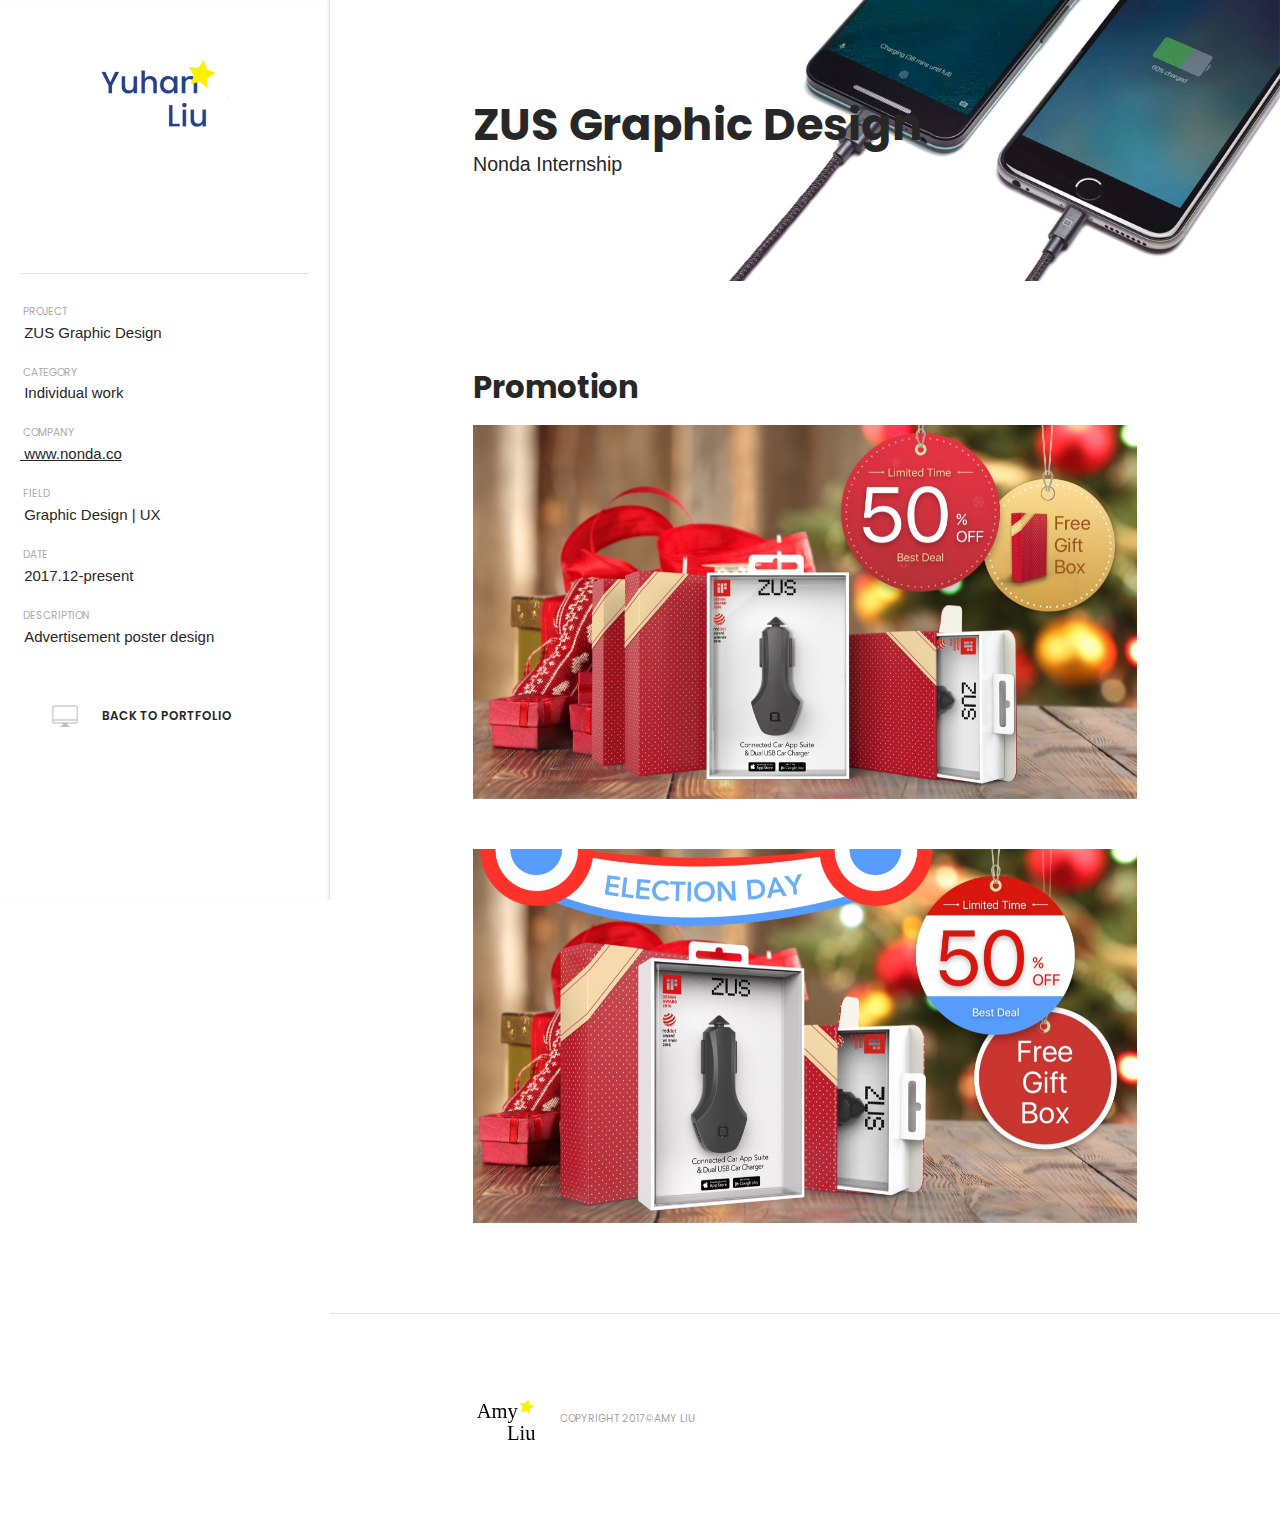
<file: portfolio-project-4.html>
<!DOCTYPE html PUBLIC "-//W3C//DTD XHTML 1.0 Strict//EN" "http://www.w3.org/TR/xhtml1/DTD/xhtml1-strict.dtd">
<html xmlns="http://www.w3.org/1999/xhtml" xml:lang="en" lang="en">


<head>

<!-- Meta -->
<meta http-equiv="Content-Type" content="text/html; charset=UTF-8" />
<meta name="viewport" content="width=device-width, initial-scale=1" />

<!-- Title -->
<title>Yuhan's Portfolio</title>

<!-- Favicons -->
<link rel="shortcut icon" href="assets/img/favicon.png">
<link rel="apple-touch-icon" href="assets/img/favicon_60x60.png">
<link rel="apple-touch-icon" sizes="76x76" href="assets/img/favicon_76x76.png">
<link rel="apple-touch-icon" sizes="120x120" href="assets/img/favicon_120x120.png">
<link rel="apple-touch-icon" sizes="152x152" href="assets/img/favicon_152x152.png">

<!-- Google Web Fonts -->
<link href="https://fonts.googleapis.com/css?family=Poppins:600,700" rel="stylesheet">

<!-- JQ plugins-->
<script src="assets/js/jquery-2.2.4.min.js"></script>

<!-- CSS Styles -->
<link rel="stylesheet" href="assets/css/styles.css" />

<!-- CSS Base -->
<link id="theme" rel="stylesheet" href="assets/css/themes/theme-blue.min.css" />

</head>

<body class="header-vertical">

<!-- Loader -->
<div id="page-loader" class="bg-white">
    <svg class="loader" width="32px" height="32px" viewBox="0 0 32 32" xmlns="http://www.w3.org/2000/svg"><circle class="circle" fill="none" stroke-width="2" stroke-linecap="round" cx="16" cy="16" r="14"></circle></svg>
    <span class="loading-txt text-muted">Loading...</span>
</div>
<!-- Loader / End -->

<!-- Header -->
<header id="header">

    <!-- Logo -->
    <a href="index.html" class="logo">
        <img src="assets/img/logo-dark.png" alt="">
        <p>  <br><br></p>
    </a>

    <!-- Navigation -->
    <nav id="main-menu">
      <div class="nav-wrapper">            
                            <dl class="description-2">
                                <dt>&nbsp;Project</dt>
                                <dd>&nbsp;ZUS Graphic Design</dd>
                                <dt>&nbsp;Category</dt>
                                <dd>&nbsp;Individual work</dd>
                                <dt>&nbsp;Company</dt>
                                <dd><a href="http://www.nonda.co"><span style="text-decoration:underline">&nbsp;www.nonda.co</a></span></dd>
                                <dt>&nbsp;Field</dt>
                                <dd>&nbsp;Graphic Design | UX</dd>
                                <dt>&nbsp;Date</dt>
                                <dd>&nbsp;2017.12-present</dd>
                                <dt>&nbsp;Description</dt>
                                <dd>&nbsp;Advertisement poster design<br><br></dd>
                            </dl>
    </div>

    <div class="nav-wrapper">
            <ul class="nav nav-primary">
           <!--  <li><a href="index.html"><i class="li-home"></i>Start</a></li>
            <li><a href="about.html"><i class="li-feedback"></i>My Story</a></li> -->
            <li><a href="portfolio-3-cols.html"><i class="li-imac"></i>back to Portfolio</a></li>
           <!--  <li><a href="Resume.pdf"><i class="li-pen"></i>Resume</a></li>
            <li><a href="contact.html"><i class="li-email"></i>Contact</a></li> -->
            </ul>     
    </div>  
      <span class="selector"></span>
    </nav>

</header>
<!-- Header / End -->

<!-- Content -->
<div id="content" class='zoomjs'>

    <!-- Page Title -->
    <div class="page-title">
        <div class="bg-image"><img src="assets/img/projects/project03/head.png" alt=""></div>
        <div class="container-fluid container-custom">
            <h1>ZUS Graphic Design</h1>
            <p class="lead">Nonda Internship</p>
        </div>
    </div>

    <!-- Section -->
    <section>
      <div class='page-body'>
      <div class="container-fluid container-custom">
          <h2>Promotion</h2>
          <img src="assets/img/projects/project04/1.jpg" alt=""><p><br></p>
          <img src="assets/img/projects/project04/2.jpg" alt="">
      </div>
      </div>


        <script src="zoom.js"></script>
        <script>
            document.querySelector( '.zoomjs' ).addEventListener( 'click', function( event ) {
                event.preventDefault();
                zoom.to({ element: event.target });
            } );
        </script>




    </section>



</div>
<!-- Content / End -->

<!-- Footer -->
<footer id="footer" class="border-top">
    <div class="container-fluid container-custom">
        <div class="row">
            <div class="col-xl-5 text-xl-left text-xs-center">
                <div class="module-group">
                    <div class="module copyright">
                        <a href="index.html" class="logo mr-15"><img src="assets/img/logo-dark.svg" height="80" alt=""></a>
                        <span class="text-muted">Copyright 2017©Amy Liu</span>
                    </div>
                </div>
            </div>
        </div>
    </div>
</footer>
<!-- Footer / End -->

<!-- Mobile Navigation Toggle -->
<div id="mobile-nav-toggle"><span></span><span></span><span></span></div>

<!-- JS Libraries -->
<script src="assets/js/jquery-2.2.4.min.js"></script>

<!-- JS Plugins -->
<script src="assets/js/plugins.js"></script>
<script src="assets/js/core.js"></script>

<!-- JS Core -->


</body>

</html>
</file>
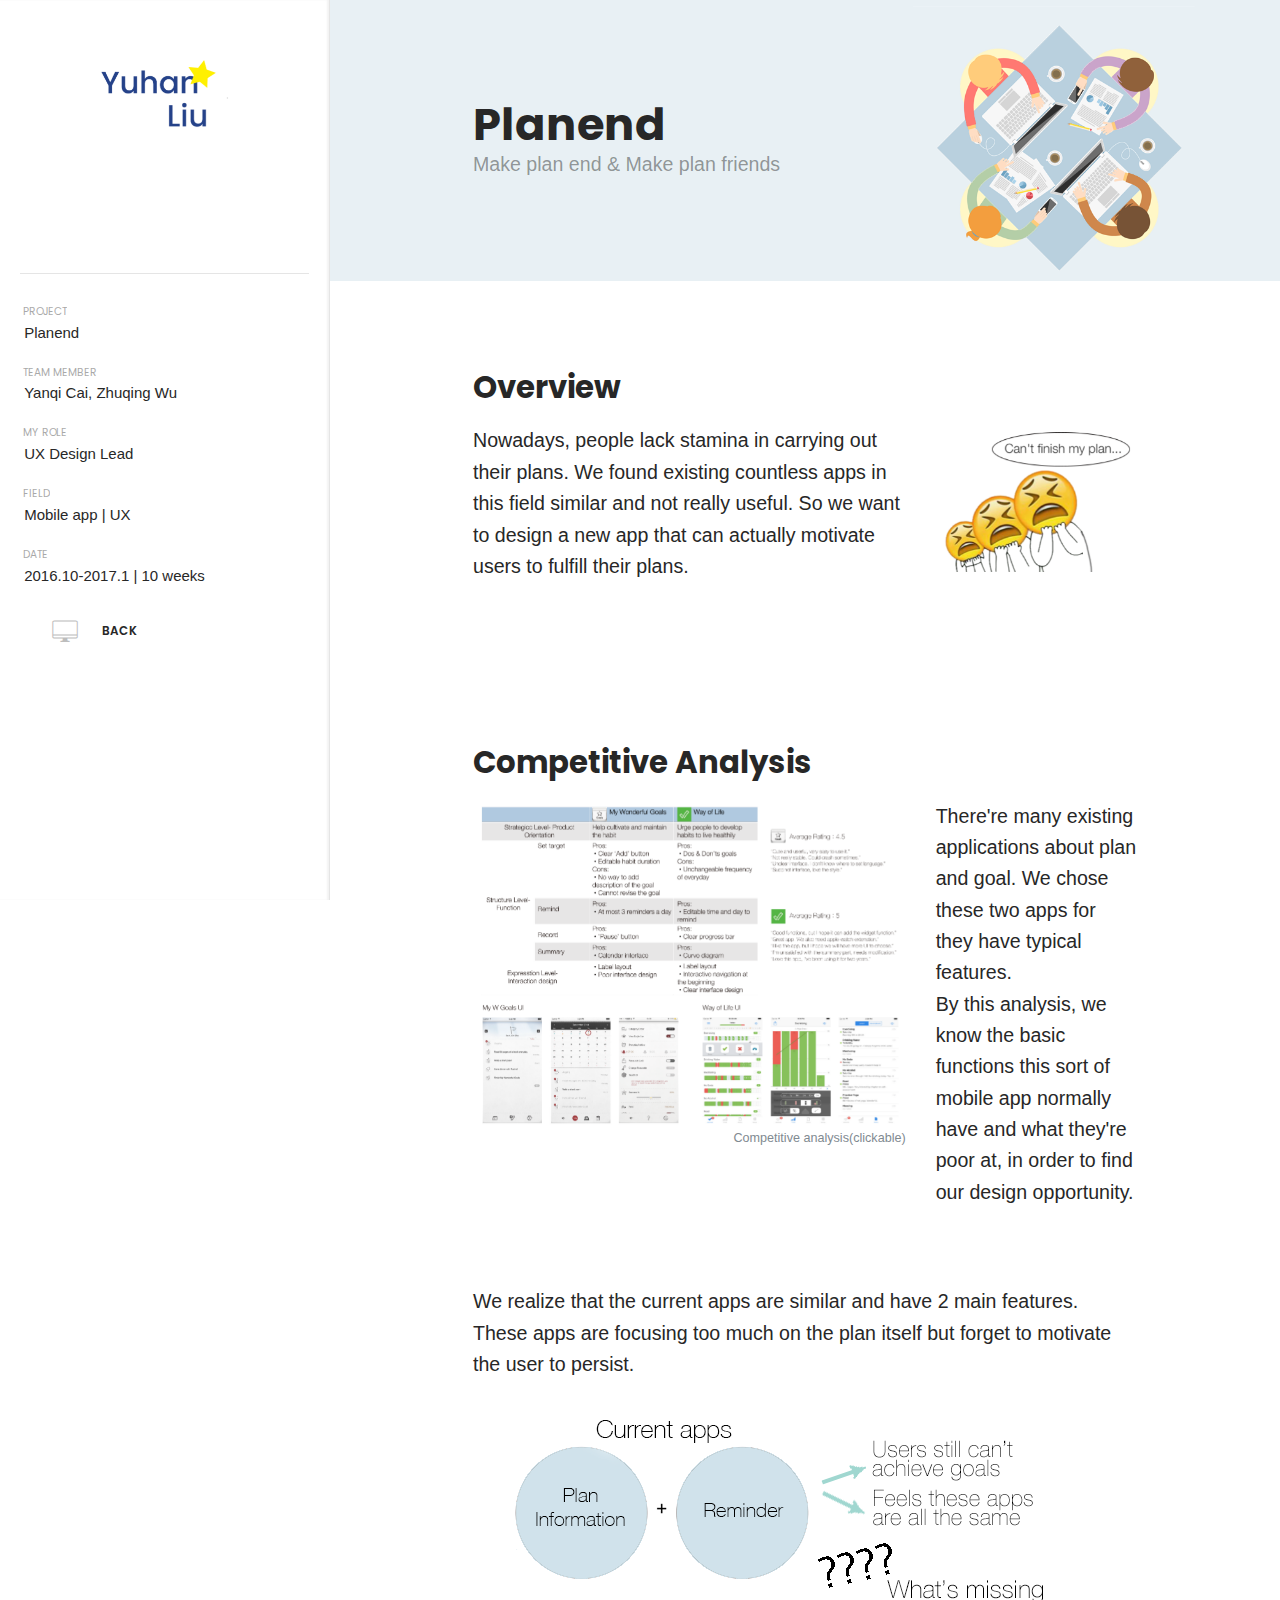
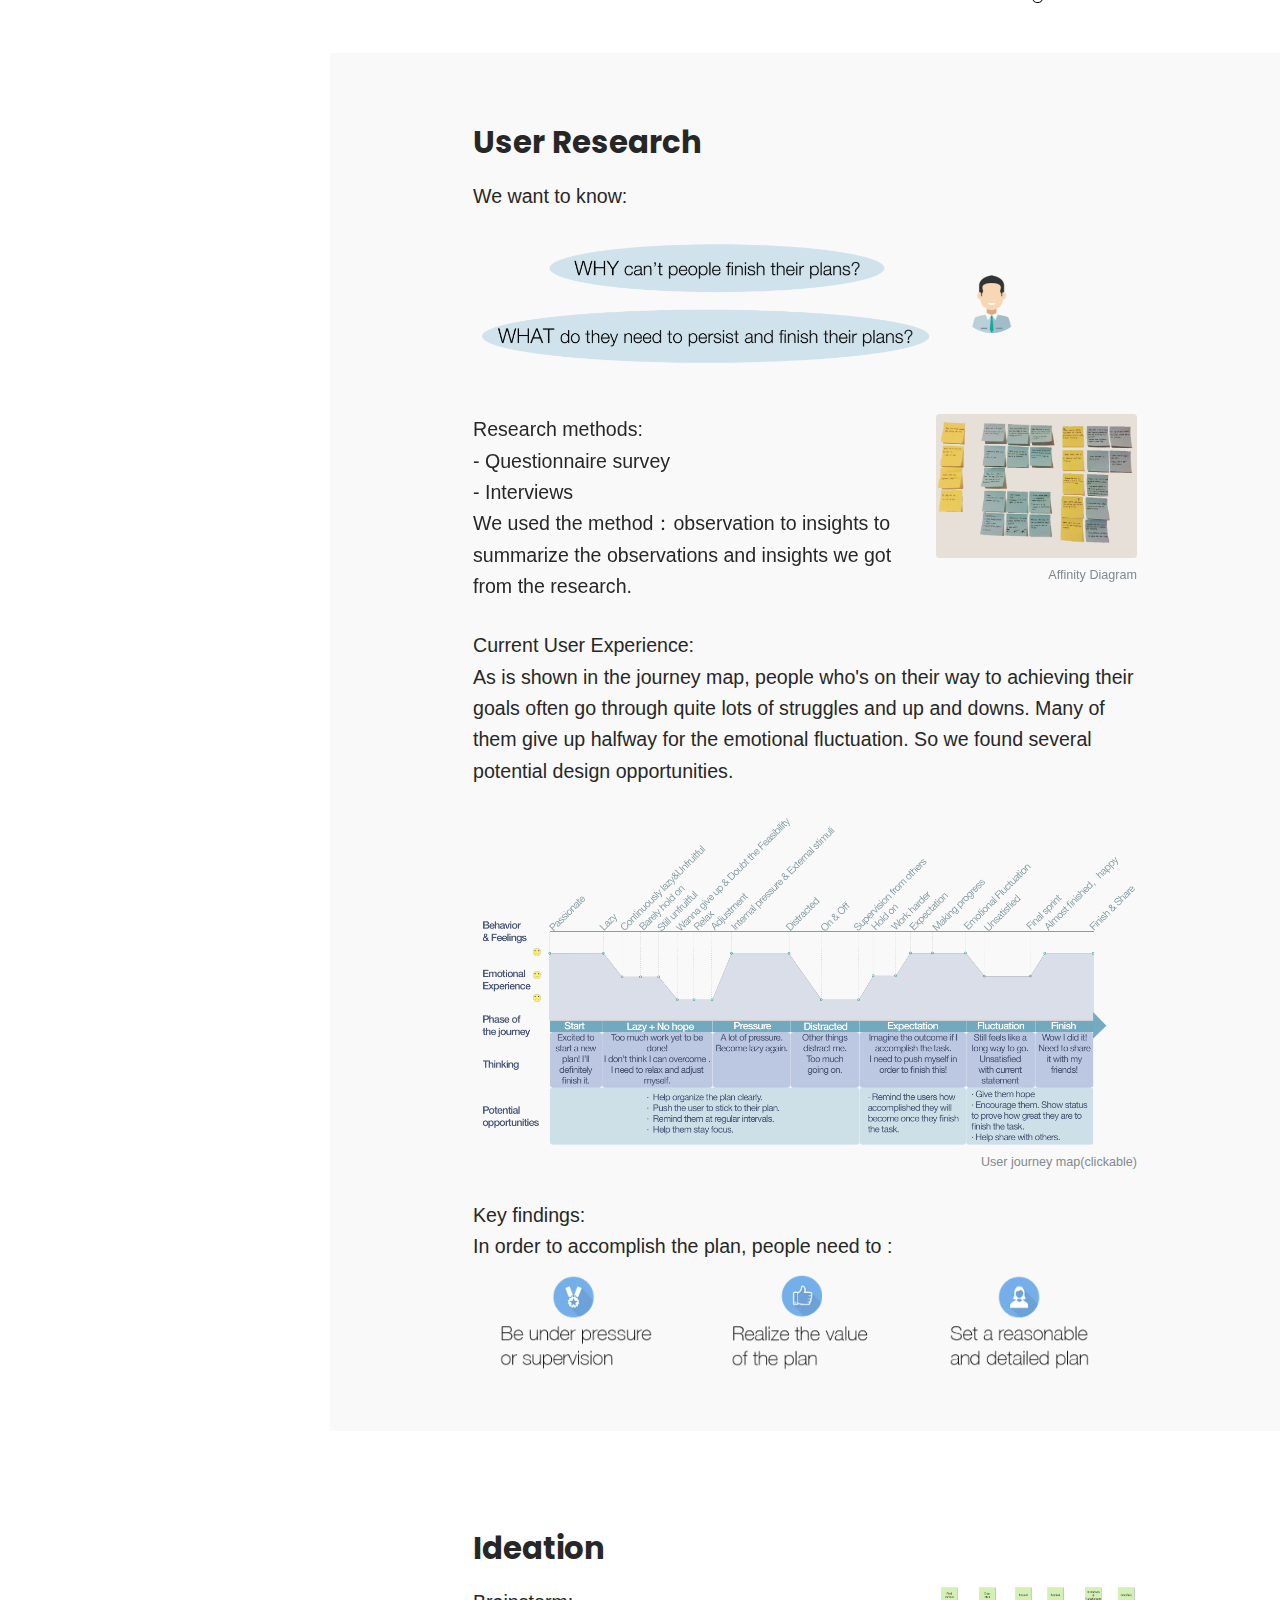
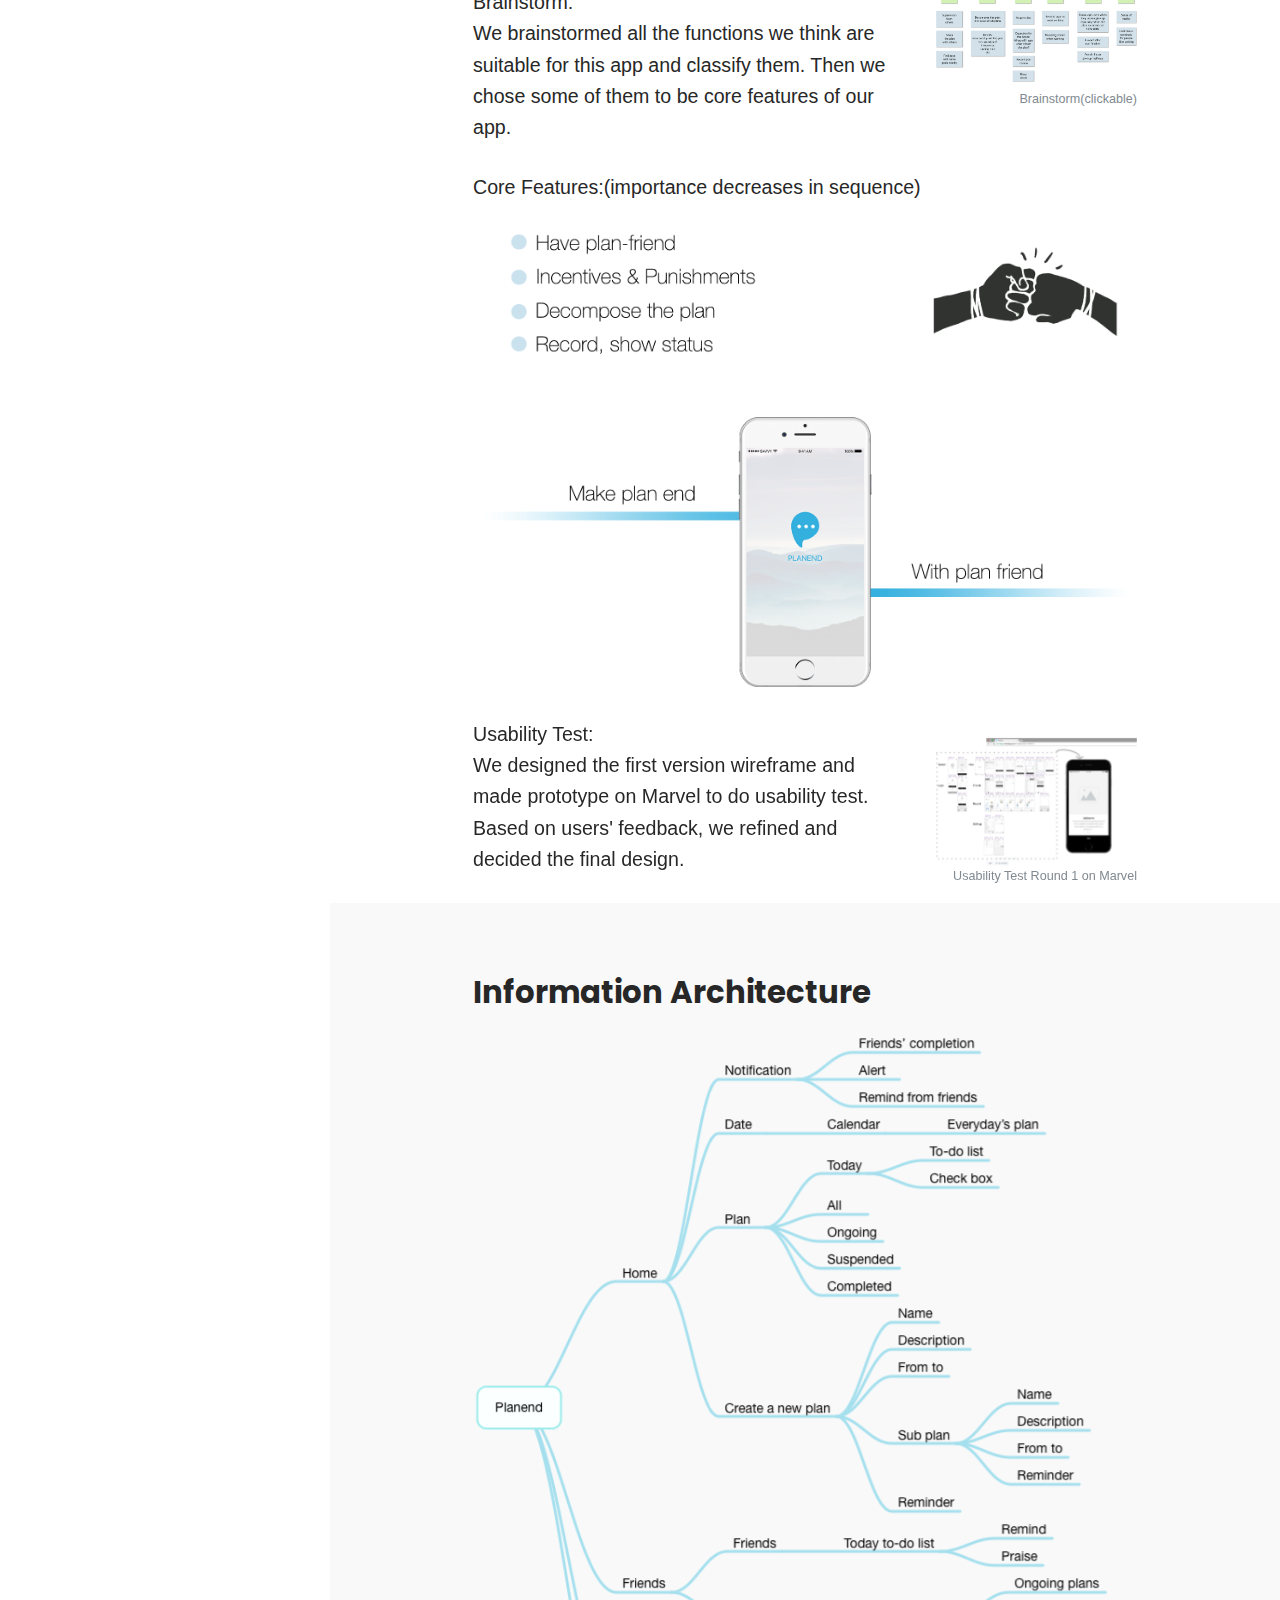
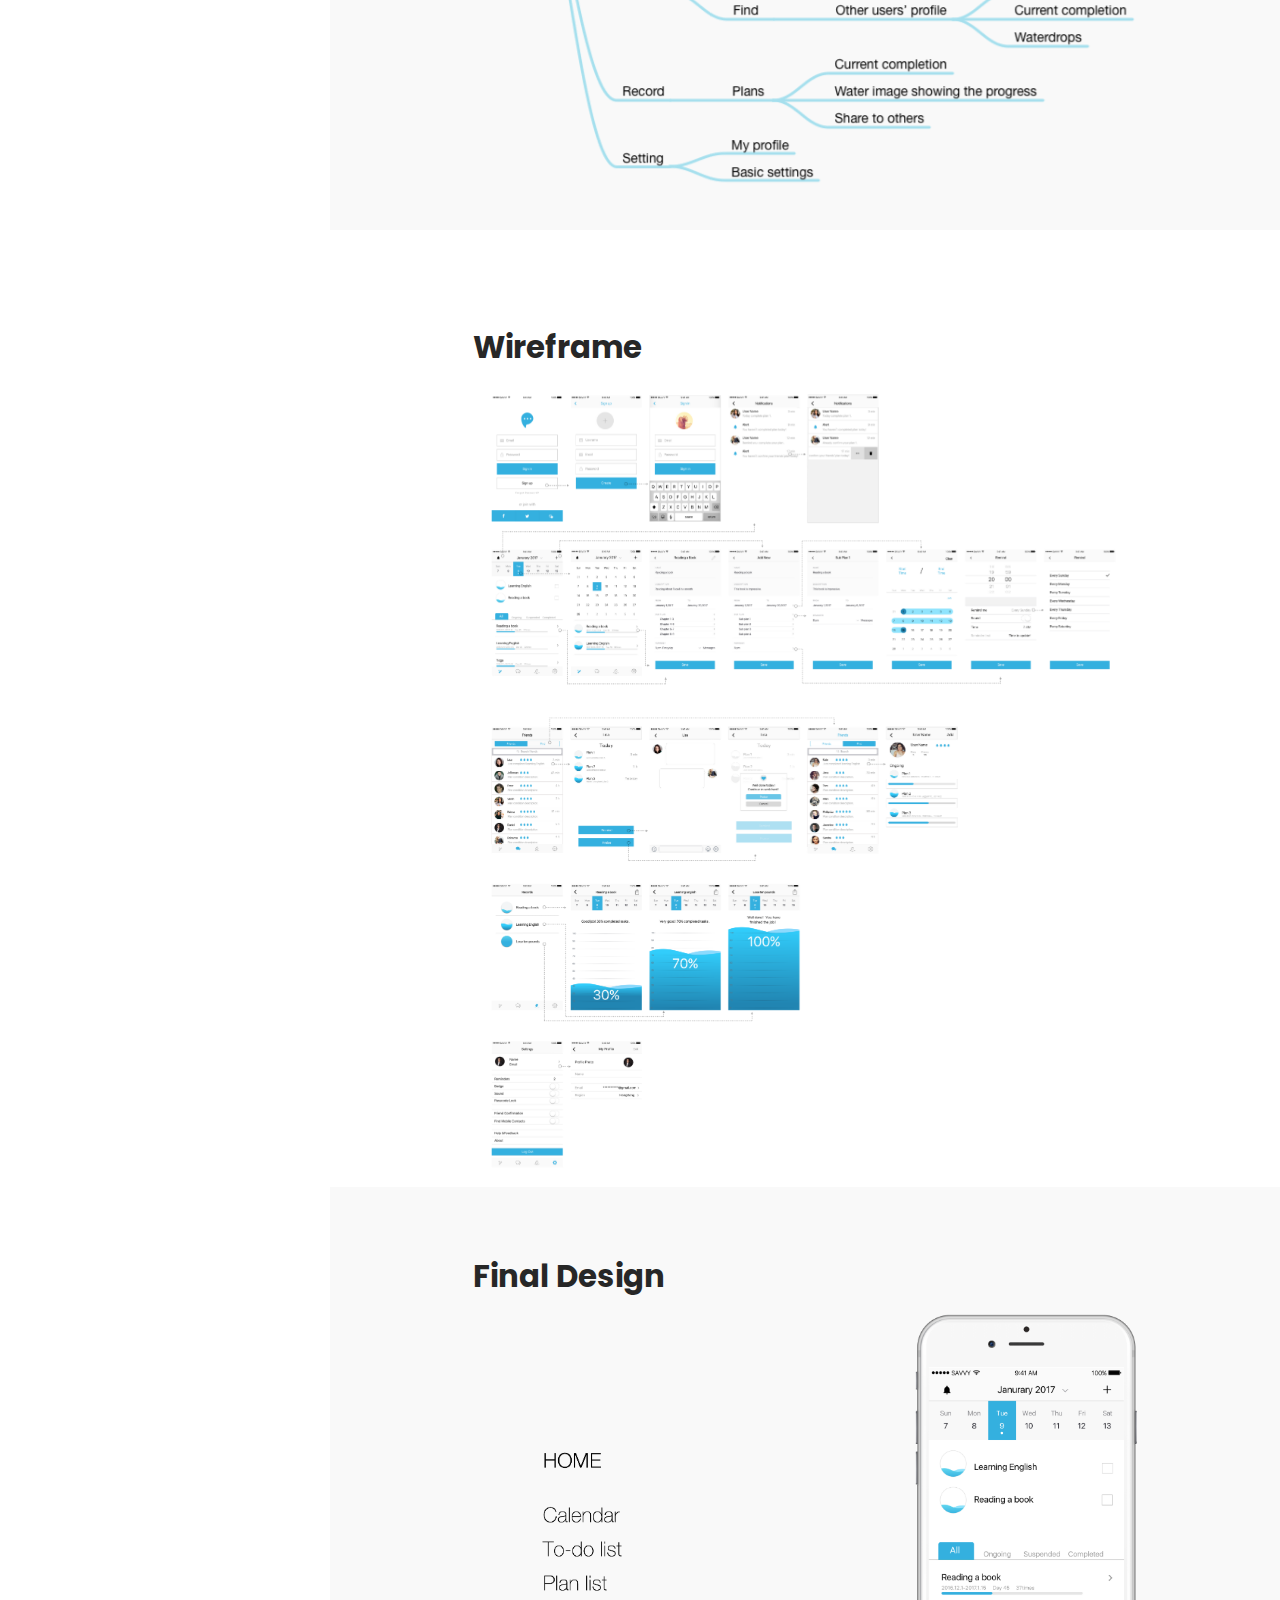
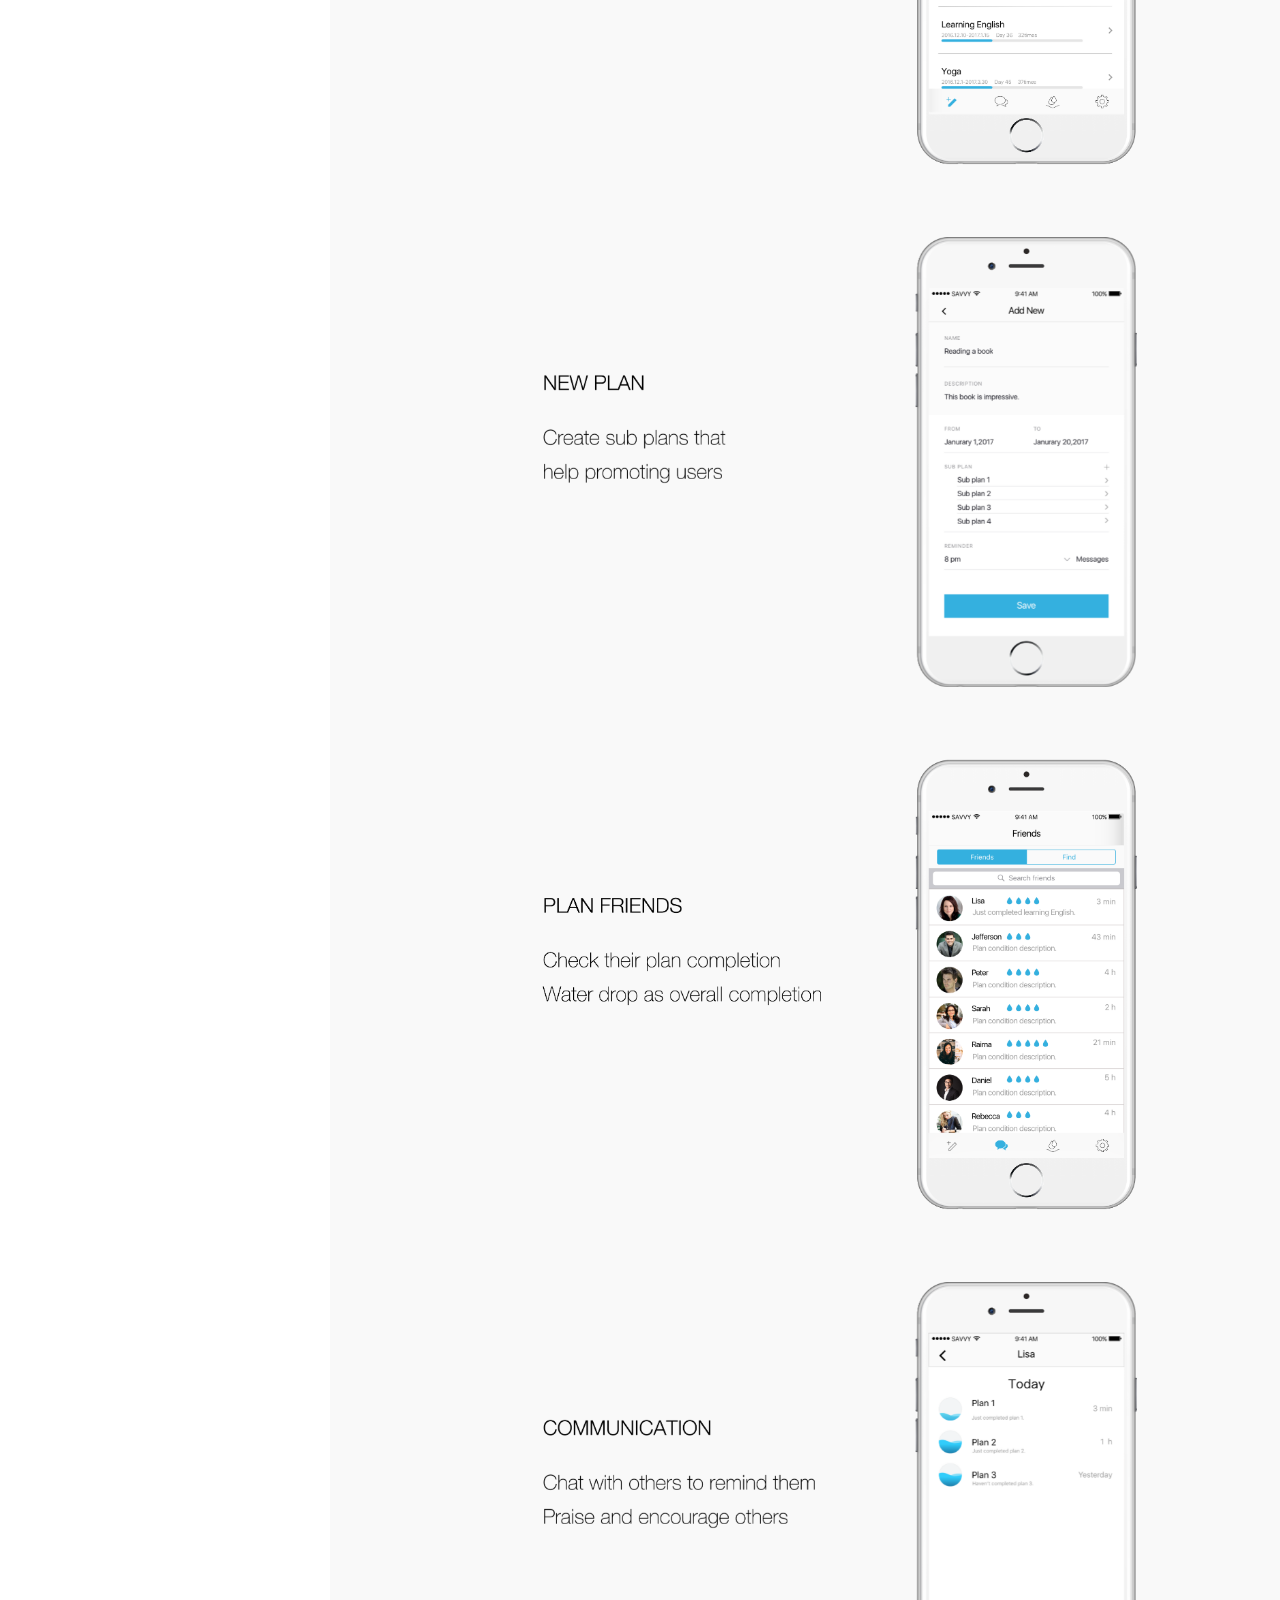
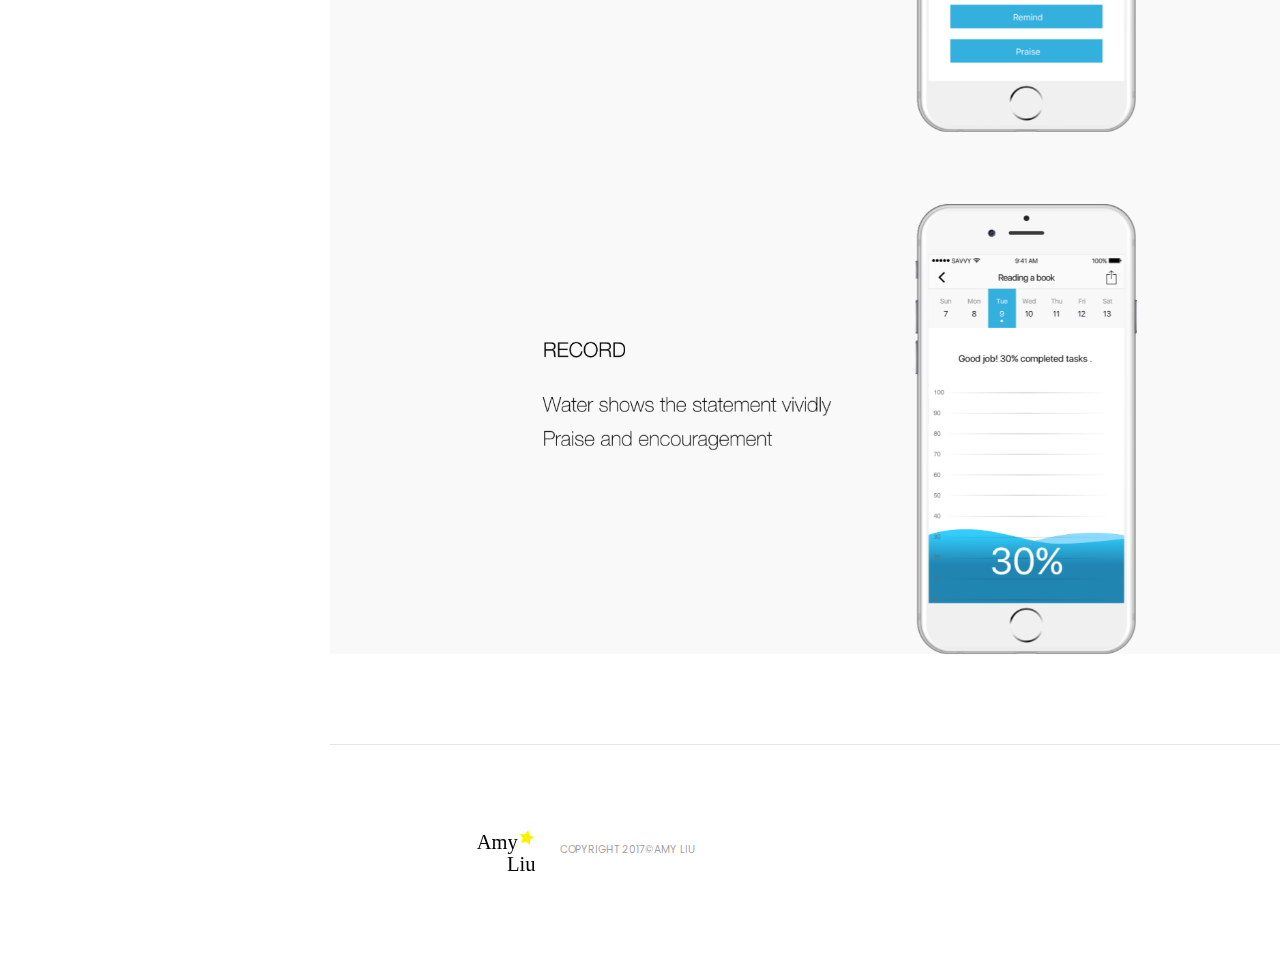
<file: portfolio-project-5.html>
<!DOCTYPE html PUBLIC "-//W3C//DTD XHTML 1.0 Strict//EN" "http://www.w3.org/TR/xhtml1/DTD/xhtml1-strict.dtd">
<html xmlns="http://www.w3.org/1999/xhtml" xml:lang="en" lang="en">


<head>

<!-- Meta -->
<meta http-equiv="Content-Type" content="text/html; charset=UTF-8" />
<meta name="viewport" content="width=device-width, initial-scale=1" />

<!-- Title -->
<title>Emma's Portfolio</title>

<!-- Favicons -->
<link rel="shortcut icon" href="assets/img/favicon.png">
<link rel="apple-touch-icon" href="assets/img/favicon_60x60.png">
<link rel="apple-touch-icon" sizes="76x76" href="assets/img/favicon_76x76.png">
<link rel="apple-touch-icon" sizes="120x120" href="assets/img/favicon_120x120.png">
<link rel="apple-touch-icon" sizes="152x152" href="assets/img/favicon_152x152.png">

<!-- Google Web Fonts -->
<link href="https://fonts.googleapis.com/css?family=Poppins:600,700" rel="stylesheet">

<!-- JQ plugins-->
<script src="assets/js/jquery-2.2.4.min.js"></script>

<!-- CSS Styles -->
<link rel="stylesheet" href="assets/css/styles.css" />

<!-- CSS Base -->
<link id="theme" rel="stylesheet" href="assets/css/themes/theme-blue.min.css" />

</head>

<body class="header-vertical">

<!-- Loader -->
<div id="page-loader" class="bg-white">
    <svg class="loader" width="32px" height="32px" viewBox="0 0 32 32" xmlns="http://www.w3.org/2000/svg"><circle class="circle" fill="none" stroke-width="2" stroke-linecap="round" cx="16" cy="16" r="14"></circle></svg>
    <span class="loading-txt text-muted">Loading...</span>
</div>
<!-- Loader / End -->



<!-- Header -->
<header id="header">

    <!-- Logo -->
    <a href="index.html" class="logo">
        <img src="assets/img/logo-dark.png" alt="">
        <p>  <br><br></p>
    </a>

    <!-- Navigation -->
    <nav id="main-menu">
      <div class="nav-wrapper">            
                            <dl class="description-2">
                                <dt>&nbsp;Project</dt>
                                <dd>&nbsp;Planend</dd>
                                <dt>&nbsp;Team member</dt>
                                <dd>&nbsp;Yanqi Cai, Zhuqing Wu</dd>
                                <dt>&nbsp;My Role</dt>
                                <dd>&nbsp;UX Design Lead</dd>
                                <dt>&nbsp;Field</dt>
                                <dd>&nbsp;Mobile app | UX</dd>
                                <dt>&nbsp;Date</dt>
                                <dd>&nbsp;2016.10-2017.1 | 10 weeks</dd>
                            </dl>
    </div>

    <div class="nav-wrapper">
            <ul class="nav nav-primary">
           <!--  <li><a href="index.html"><i class="li-home"></i>Start</a></li>
            <li><a href="about.html"><i class="li-feedback"></i>My Story</a></li> -->
            <li><a href="portfolio-3-cols.html"><i class="li-imac"></i>back</a></li>
           <!--  <li><a href="Resume.pdf"><i class="li-pen"></i>Resume</a></li>
            <li><a href="contact.html"><i class="li-email"></i>Contact</a></li> -->
            </ul>     
    </div>  
      <span class="selector"></span>
    </nav>

</header>
<!-- Header / End -->

<!-- Content -->
<div id="content" class='zoomjs'>

    <!-- Page Title -->

    <div class="page-title">
        <div class="bg-image"><img src="assets/img/projects/planend/head.png" alt=""></div>
        <div class="container-fluid container-custom">
            <h1>Planend</h1>
            <p class="lead text-muted">Make plan end &amp; Make plan friends</p>
        </div>
    </div>

<!--     <div class="page-title pb-0">
        <div class="container-fluid container-custom">
            <h1>Planend</h1>
            <p class="lead text-muted">Make plan end &amp; Make plan friends</p>
        </div>
    </div> -->

    <!-- Section -->
    <section>
    <div class='page-body'>
        <div class="container-fluid container-custom">

            <h2>Overview</h2>
            <div class="row">
            <div class="col-lg-8">
                <p class="lead">Nowadays, people lack stamina in carrying out their plans. We found existing countless apps in this field similar and not really useful. So we want to design a new app that can actually motivate users to fulfill their plans.<br><br><br></p>
            </div>            
            <div class="col-lg-4">
              <div align="center">
                <img src="assets/img/projects/planend/aonao.png" alt="">
              </div>
            </div>
            </div>

        </div>
    </div>


    <div class='page-body'>
        <div class="container-fluid container-custom">
            <p><br><br></p>
            <h2>Competitive Analysis</h2>
            <div class="row" >
            <div class="col-lg-8" >
               <a href><img src="assets/img/projects/planend/01.png" alt="" class="zoomjs"></a>
               <figcaption class="figure-caption text-xs-right">Competitive analysis(clickable)<br></figcaption>
            </div>            
            <div class="col-lg-4">
               <p class="lead">There're many existing applications about plan and goal. We chose these two apps for they have typical features.<br>By this analysis, we know the basic functions this sort of mobile app normally have and what they're poor at, in order to find our design opportunity. </p>
              </div>
            </div>

            
<!-- 

                <p class="lead">There're many existing applications about plan and goal. We chose these two apps for they have typical features.<br>By this analysis, we know the basic functions this sort of mobile app normally have and what they're poor at, in order to find our design opportunity. 
 

            <div align="center">
                <img src="assets/img/projects/planend/01.png" class="figure-img img-fluid rounded" alt="...">
                <figcaption class="figure-caption text-xs-right">Competitive analysis(clickable)<br></figcaption>
            </div> -->

               <p> <br> </p>
               <p class="lead">We realize that the current apps are similar and have 2 main features. <br>These apps are focusing too much on the plan itself but forget to motivate the user to persist.</p>

              <div align="center">
                 <img src="assets/img/projects/planend/current.png" class="figure-img img-fluid rounded" alt="...">
              </div>

              <p>  </p>
        </div>
    </div>
 

            
    <div class='page-body' style="background-color: #f9f9f9">
        <div class="container-fluid container-custom">
            <p> <br><br></p>
            <h2>User Research</h2>             
            <p class="lead"><strong>We want to know:</strong></p>
             <img src="assets/img/projects/planend/know.png" alt="">

            <div class="row"> 
            <p>  </p>           
            
             <div class="col-lg-8">
            <p class="lead"><strong>Research methods:</strong><br> - Questionnaire survey<br> - Interviews<br>We used the method：observation to insights to summarize the observations and insights we got from the research.</p>
             </div>
             <div class="col-lg-4">
            <figure class="figure">
                <img src="assets/img/projects/planend/02.jpg" class="figure-img img-fluid rounded zoomjs" alt="...">
                <figcaption class="figure-caption text-xs-right">Affinity Diagram</figcaption>
            </figure>
             </div>
            </div>
            
            <p class="lead"><strong>Current User Experience:</strong><br>As is shown in the journey map, people who's on their way to achieving their goals often go through quite lots of struggles and up and downs. Many of them give up halfway for the emotional fluctuation. So we found several potential design opportunities.</p>
              <a href=""><img src="assets/img/projects/planend/03.png" class="zoomjs" alt=""></a>
              <figcaption class="figure-caption text-xs-right">User journey map(clickable)</figcaption>




        <script src="zoom.js"></script>
        <script>
            document.querySelector( '.zoomjs' ).addEventListener( 'click', function( event ) {
                event.preventDefault();
                zoom.to({ element: event.target });
            } );
        </script>




           
            <p> </p>
            <p class="lead"><strong>Key findings:</strong><br>In order to accomplish the plan, people need to :
            <img src="assets/img/projects/planend/need.png" alt="">
            <p> <br></p>
<!--             <div align='center' class='text-muted'>
              <hr style="height:1px;border:none;border-top:1px solid #e0e0e0;" />
            </div> -->
        </div>
    </div>


    <div class='page-body'>
        <div class="container-fluid container-custom">
            <p> <br><br></p>
            <h2>Ideation</h2>
            <div class="row">
              <div class="col-lg-8">
                  <p class="lead"><strong>Brainstorm:</strong><br>We brainstormed all the functions we think are suitable for this app and classify them. Then we chose some of them to be core features of our app.</p>
              </div>
              <div class="col-lg-4">
                  <figure class="figure">
                     <a href><img src="assets/img/projects/planend/04.png" class="figure-img img-fluid rounded zoomjs" alt="..."></a>
                     <figcaption class="figure-caption text-xs-right">Brainstorm(clickable)</figcaption>
                 </figure>   
              </div>
            </div>

              <p class="lead"><strong>Core Features:</strong>(importance decreases in sequence)</p>  
                <img src="assets/img/projects/planend/feature.png" class="figure-img img-fluid rounded" alt="..."><p><br></p><img src="assets/img/projects/planend/Splash.png" alt="">

            <div class="row">
            <div class="col-lg-8">
            <p class="lead"><strong><br>Usability Test:</strong><br>We designed the first version wireframe and made prototype on Marvel to do usability test. Based on users' feedback, we refined and decided the final design.</p>
            </div>

            <div class="col-lg-4">
            <p> <br></p>
            <figure class="figure">
                <img src="assets/img/projects/planend/05.png" alt="">
                <figcaption class="figure-caption text-xs-right">Usability Test Round 1 on Marvel</figcaption>
            </figure>    
            </div>    
            </div>
        </div>
    </div>

    <div class='page-body' style="background-color: #f9f9f9">
        <div class="container-fluid container-custom">
            <p><br><br></p>
            <h2>Information Architecture</h2>
                <a href><img src="assets/img/projects/planend/info.png" alt=""> </a>
                <p><br><br></p>  
        </div>
    </div>

    <div class='page-body'>
        <div class="container-fluid container-custom">
            <p><br><br></p>
            <h2>Wireframe</h2>
                <a href="assets/img/projects/planend/Artboard.png"><img src="assets/img/projects/planend/Artboard.png" alt=""> </a>  
        </div>
    </div>



    <div class='page-body' style="background-color: #f9f9f9">
        <div class="container-fluid container-custom">
            <p><br><br></p>
            <h2>Final Design</h2>
                <img src="assets/img/projects/planend/Home.png" alt=""><p><br><br></p>
                <img src="assets/img/projects/planend/create.png" alt=""><p><br><br></p>
                <img src="assets/img/projects/planend/friend1.png" alt=""><p><br><br></p>
                <img src="assets/img/projects/planend/friend2.png" alt=""><p><br><br></p>
                <img src="assets/img/projects/planend/record.png" alt="">
        </div>
    </div>


        </div>
    </div>
    </section>

</div>
<!-- Content / End -->

<!-- Footer -->
<footer id="footer" class="border-top">
    <div class="container-fluid container-custom">
        <div class="row">
            <div class="col-xl-5 text-xl-left text-xs-center">
                <div class="module-group">
                    <div class="module copyright">
                        <a href="index.html" class="logo mr-15"><img src="assets/img/logo-dark.svg" height="80" alt=""></a>
                        <span class="text-muted">Copyright 2017©Amy Liu</span>
                    </div>
                </div>
            </div>
        </div>
    </div>
</footer>
<!-- Footer / End -->

<!-- Mobile Navigation Toggle -->
<div id="mobile-nav-toggle"><span></span><span></span><span></span></div>

<!-- JS Libraries -->
<script src="assets/js/jquery-2.2.4.min.js"></script>

<!-- JS Plugins -->
<script src="assets/js/plugins.js"></script>
<script src="assets/js/core.js"></script>

<!-- JS Core -->


</body>

</html>
</file>
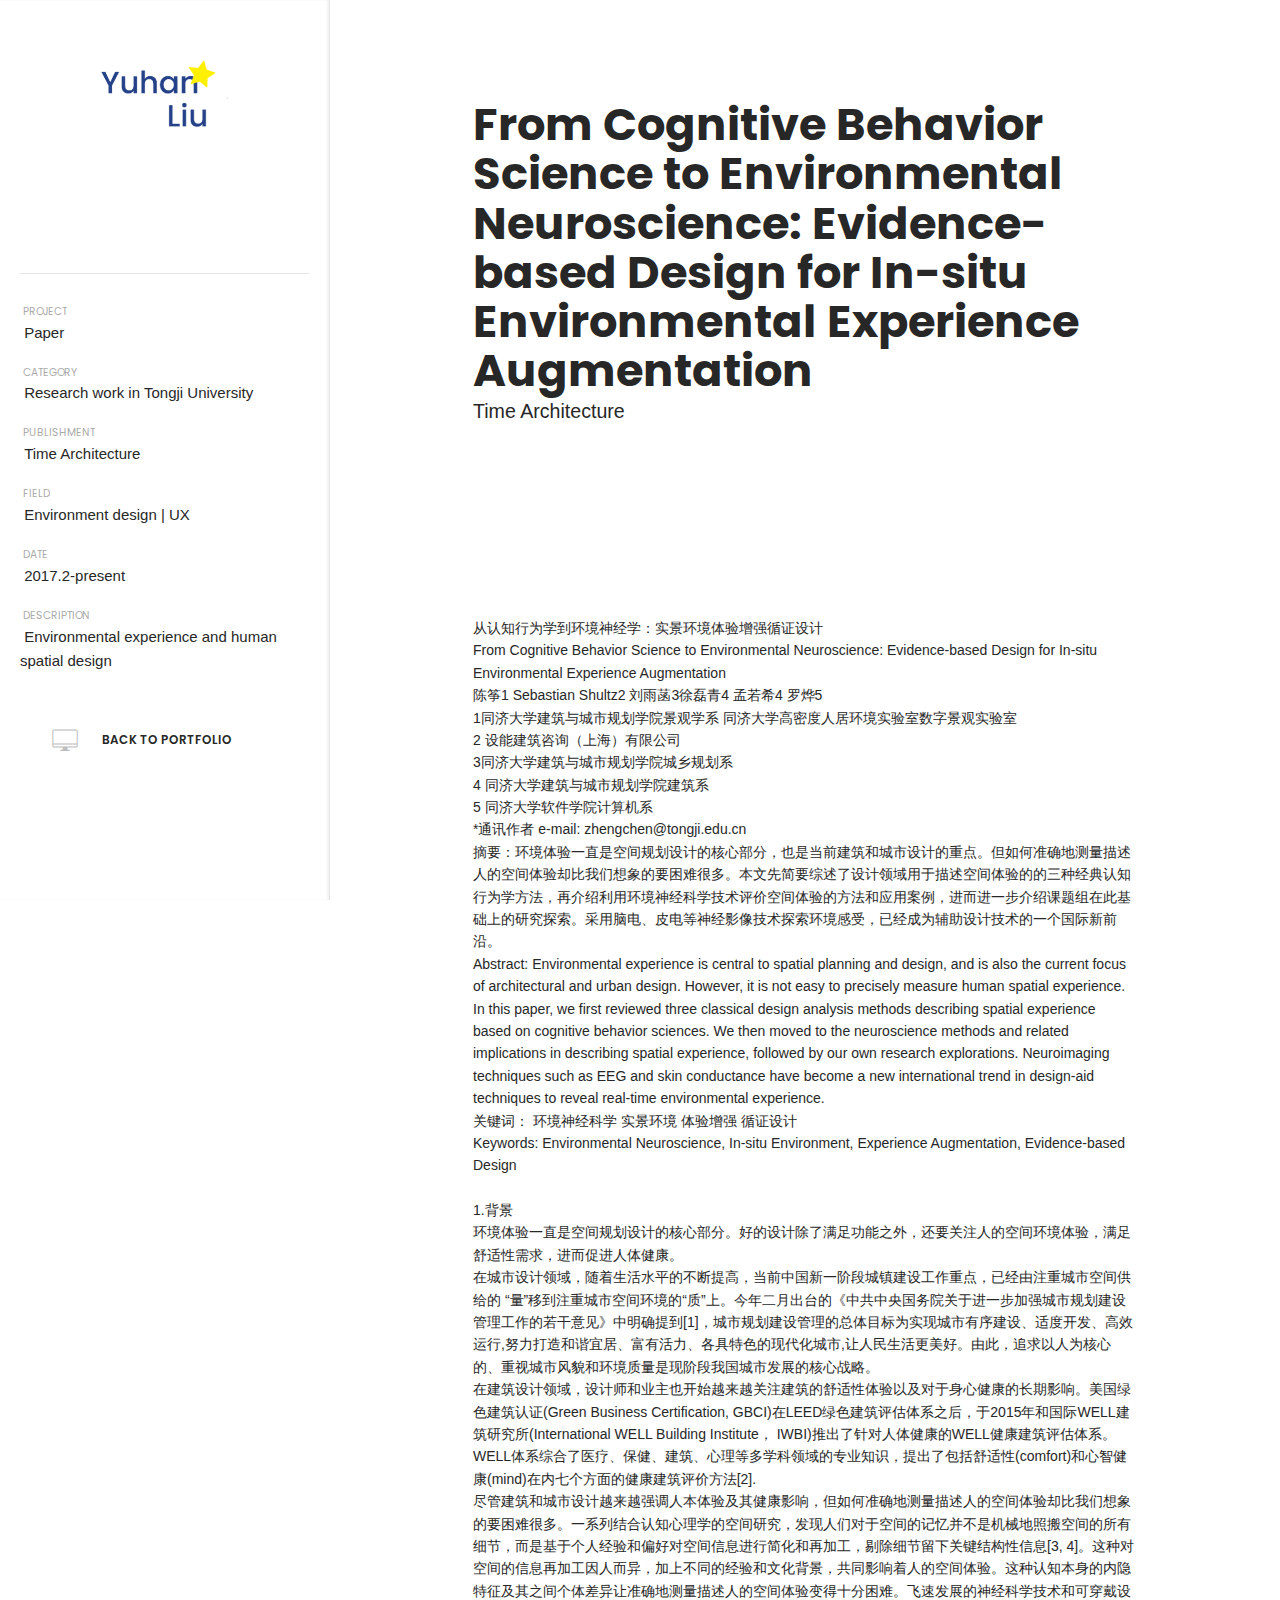
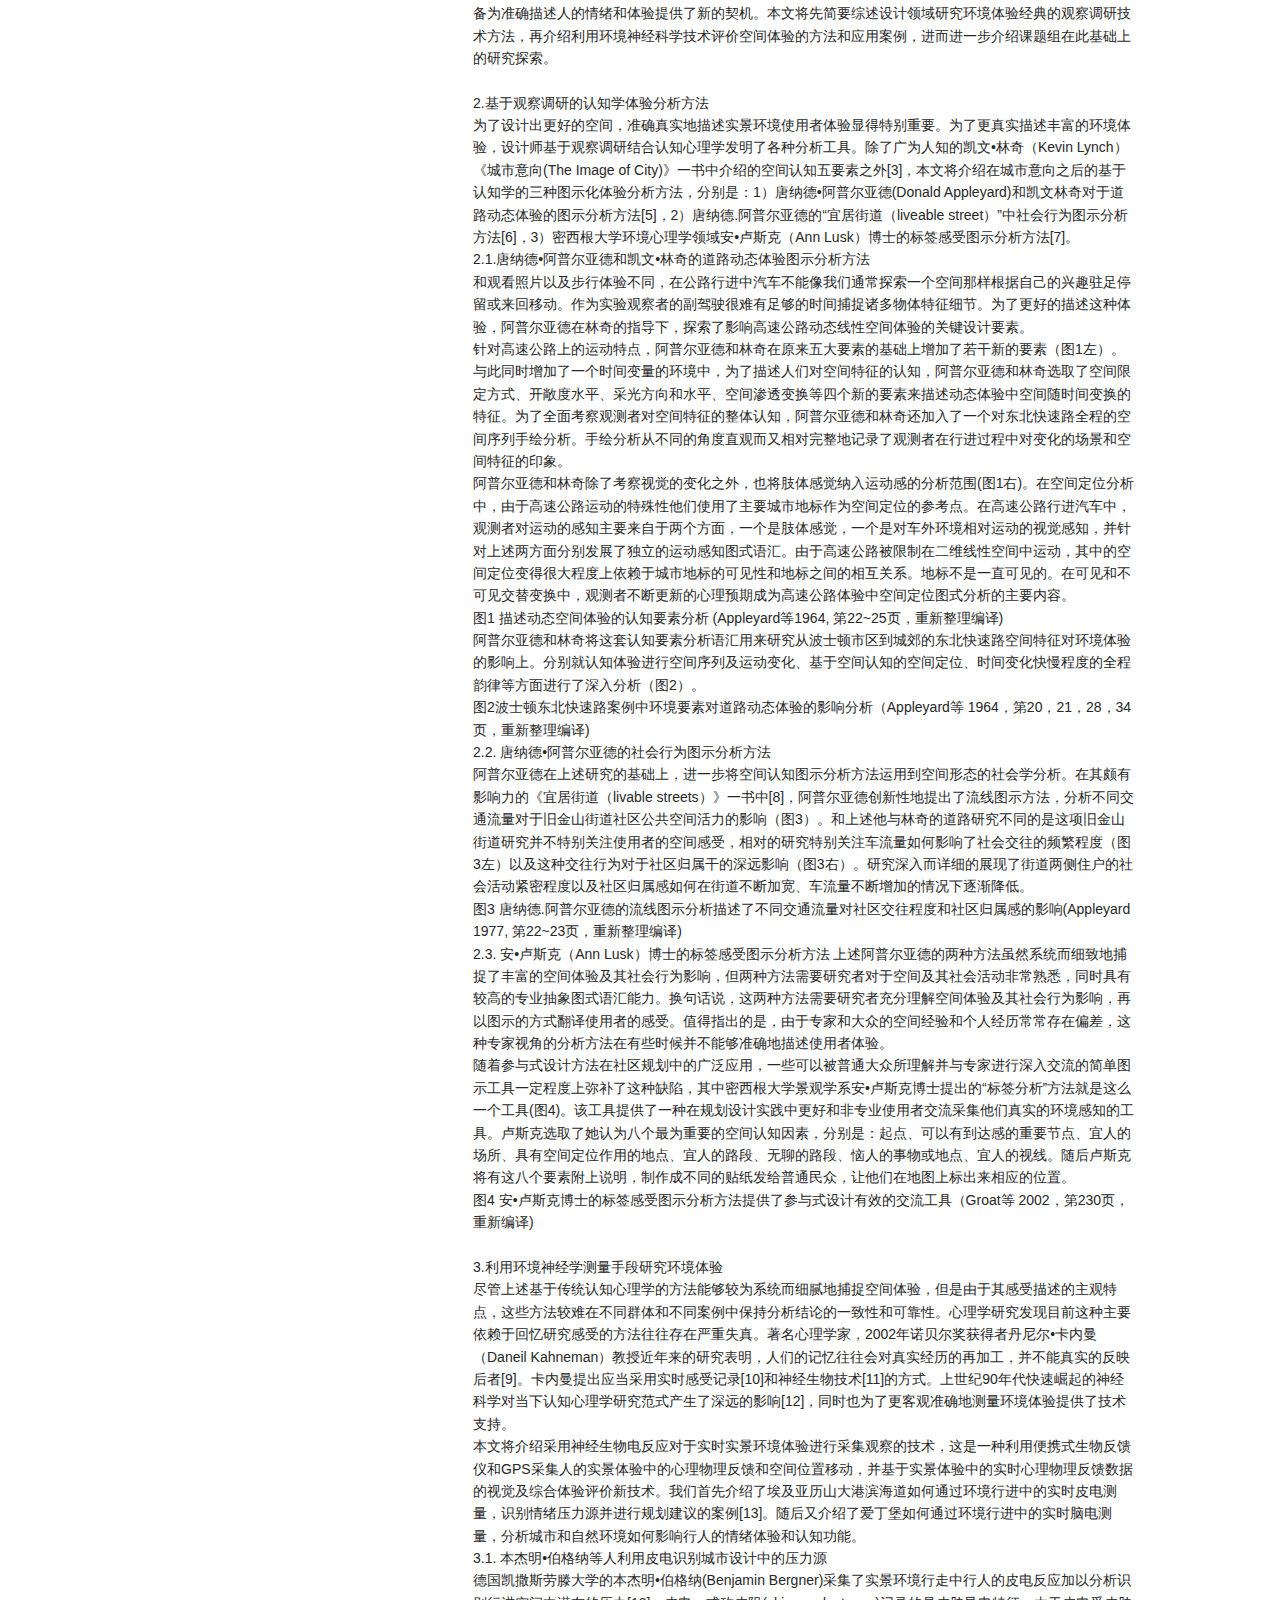
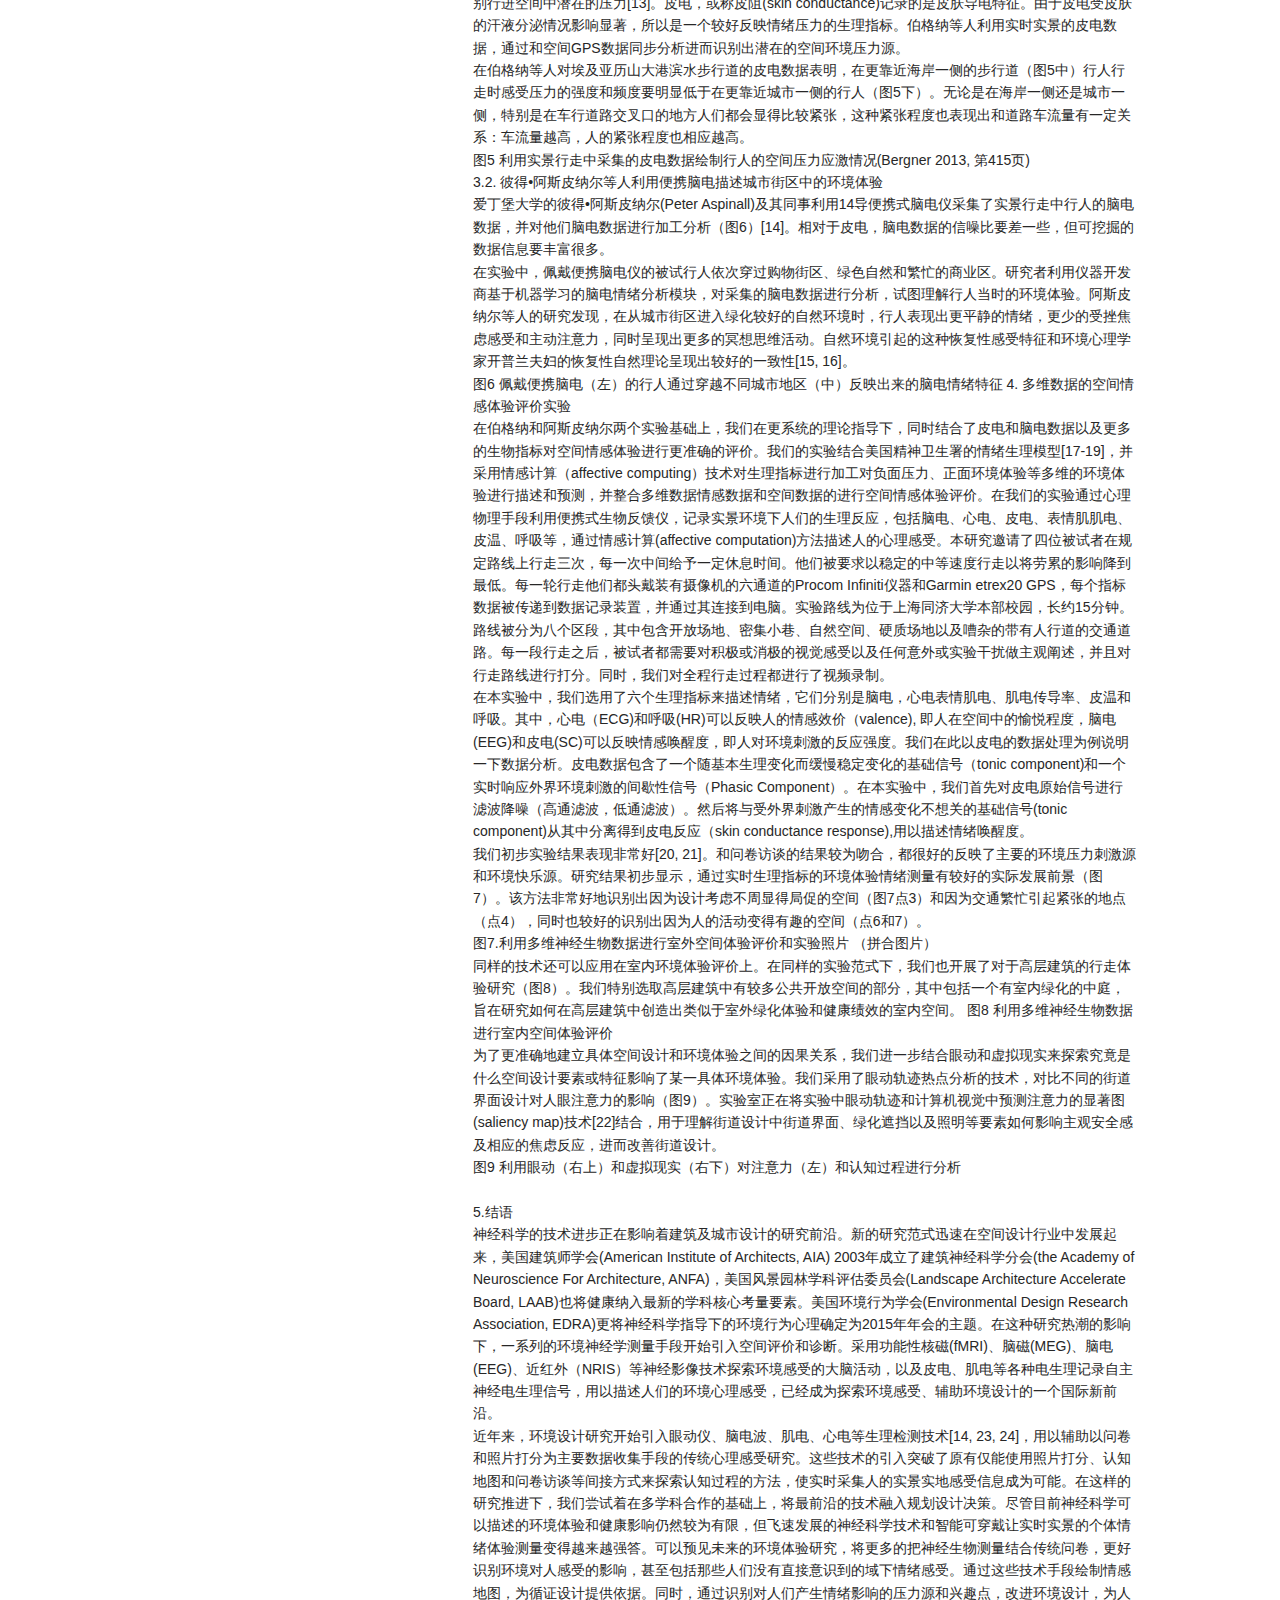
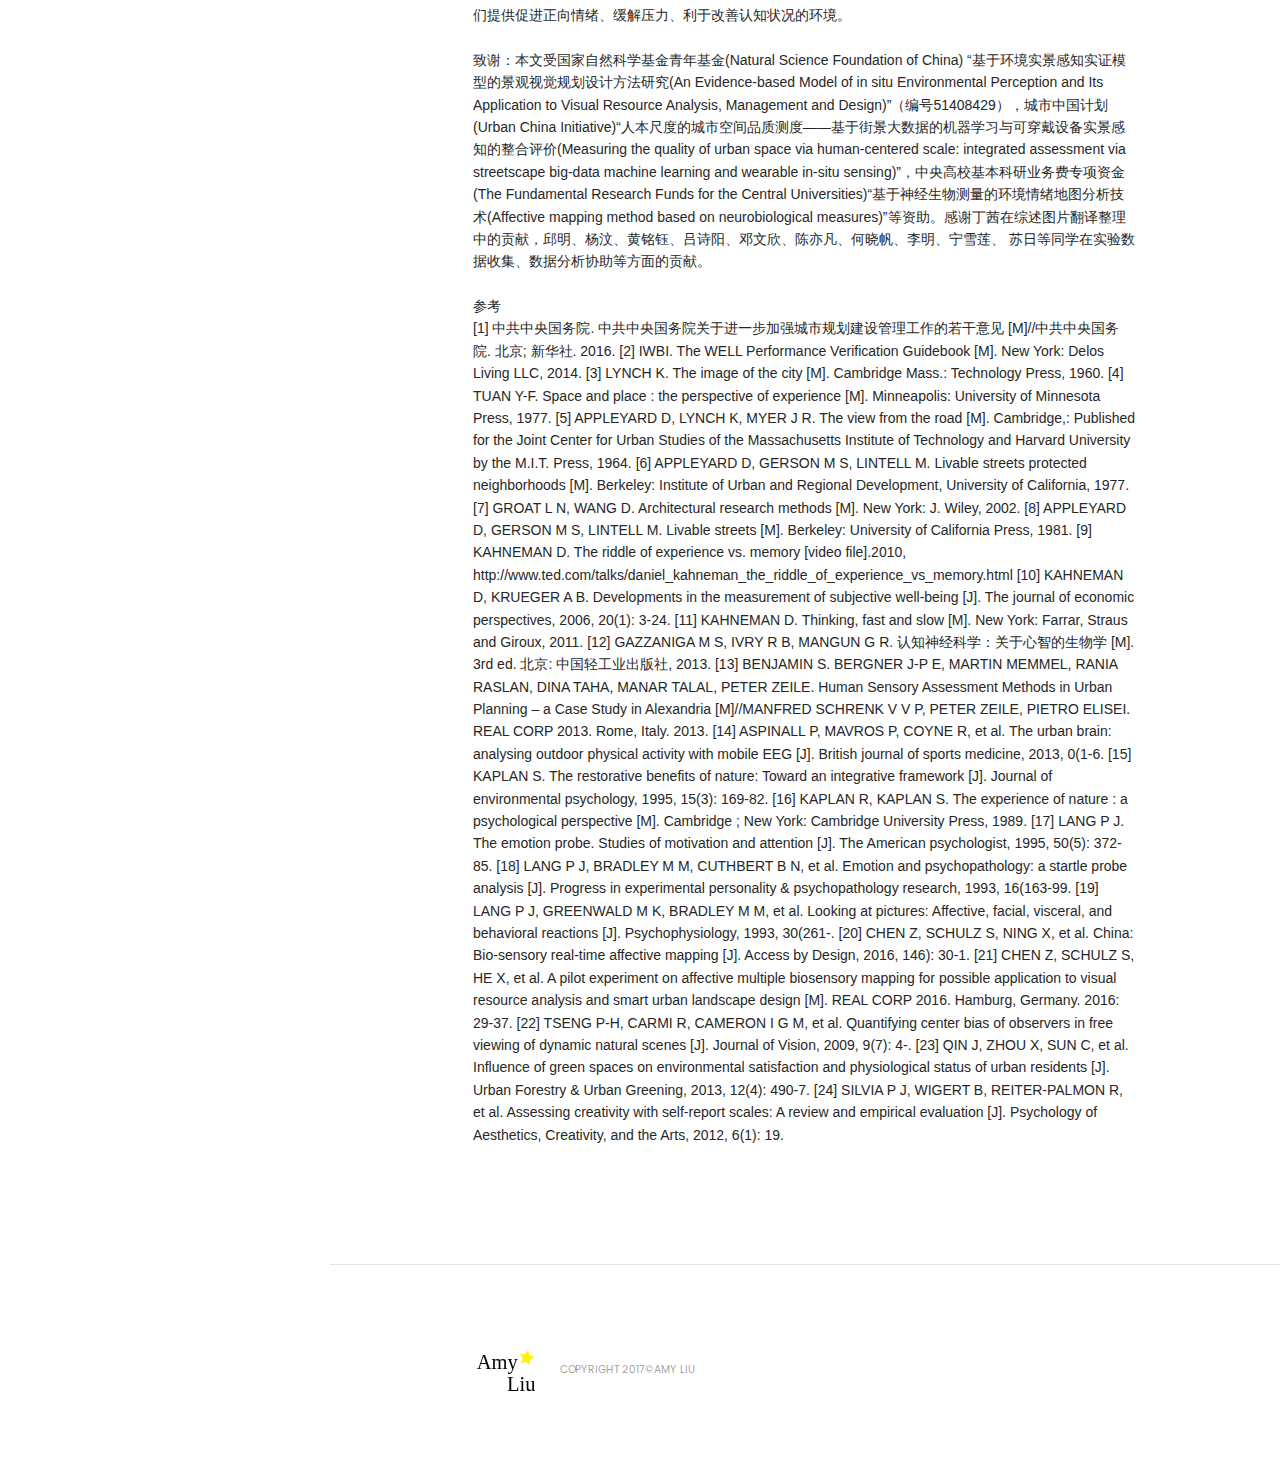
<file: portfolio-project-6.html>
<!DOCTYPE html PUBLIC "-//W3C//DTD XHTML 1.0 Strict//EN" "http://www.w3.org/TR/xhtml1/DTD/xhtml1-strict.dtd">
<html xmlns="http://www.w3.org/1999/xhtml" xml:lang="en" lang="en">


<head>

<!-- Meta -->
<meta http-equiv="Content-Type" content="text/html; charset=UTF-8" />
<meta name="viewport" content="width=device-width, initial-scale=1" />

<!-- Title -->
<title>Amy's Portfolio</title>

<!-- Favicons -->
<link rel="shortcut icon" href="assets/img/favicon.png">
<link rel="apple-touch-icon" href="assets/img/favicon_60x60.png">
<link rel="apple-touch-icon" sizes="76x76" href="assets/img/favicon_76x76.png">
<link rel="apple-touch-icon" sizes="120x120" href="assets/img/favicon_120x120.png">
<link rel="apple-touch-icon" sizes="152x152" href="assets/img/favicon_152x152.png">

<!-- Google Web Fonts -->
<link href="https://fonts.googleapis.com/css?family=Poppins:600,700" rel="stylesheet">

<!-- JQ plugins-->
<script src="assets/js/jquery-2.2.4.min.js"></script>

<!-- CSS Styles -->
<link rel="stylesheet" href="assets/css/styles.css" />

<!-- CSS Base -->
<link id="theme" rel="stylesheet" href="assets/css/themes/theme-blue.min.css" />

</head>

<body class="header-vertical">

<!-- Loader -->
<div id="page-loader" class="bg-white">
    <svg class="loader" width="32px" height="32px" viewBox="0 0 32 32" xmlns="http://www.w3.org/2000/svg"><circle class="circle" fill="none" stroke-width="2" stroke-linecap="round" cx="16" cy="16" r="14"></circle></svg>
    <span class="loading-txt text-muted">Loading...</span>
</div>
<!-- Loader / End -->

<!-- Header -->
<header id="header">

    <!-- Logo -->
    <a href="index.html" class="logo">
        <img src="assets/img/logo-dark.png" alt="">
        <p>  <br><br></p>
    </a>

    <!-- Navigation -->
    <nav id="main-menu">
      <div class="nav-wrapper">            
                            <dl class="description-2">
                                <dt>&nbsp;Project</dt>
                                <dd>&nbsp;Paper</dd>
                                <dt>&nbsp;Category</dt>
                                <dd>&nbsp;Research work in Tongji University</dd>
                                <dt>&nbsp;Publishment</dt>
                                <dd>&nbsp;Time Architecture</dd>
                                <dt>&nbsp;Field</dt>
                                <dd>&nbsp;Environment design | UX</dd>
                                <dt>&nbsp;Date</dt>
                                <dd>&nbsp;2017.2-present</dd>
                                <dt>&nbsp;Description</dt>
                                <dd>&nbsp;Environmental experience and human spatial design<br><br></dd>
                            </dl>
    </div>

    <div class="nav-wrapper">
            <ul class="nav nav-primary">
           <!--  <li><a href="index.html"><i class="li-home"></i>Start</a></li>
            <li><a href="about.html"><i class="li-feedback"></i>My Story</a></li> -->
            <li><a href="portfolio-3-cols.html"><i class="li-imac"></i>back to Portfolio</a></li>
           <!--  <li><a href="Resume.pdf"><i class="li-pen"></i>Resume</a></li>
            <li><a href="contact.html"><i class="li-email"></i>Contact</a></li> -->
            </ul>     
    </div>  
      <span class="selector"></span>
    </nav>

</header>
<!-- Header / End -->

<!-- Content -->
<div id="content" class='zoomjs'>

    <!-- Page Title -->
    <div class="page-title">
 <!--        <div class="bg-image"><img src="assets/img/projects/project03/head.png" alt=""></div> -->
        <div class="container-fluid container-custom">
            <h1>From Cognitive Behavior Science to Environmental Neuroscience: Evidence-based Design for In-situ Environmental Experience Augmentation</h1>
            <p class="lead">Time Architecture</p>
        </div>
    </div>

    <!-- Section -->
    <section>
      <div class='page-body'>
      <div class="container-fluid container-custom">
        <p>从认知行为学到环境神经学：实景环境体验增强循证设计<br>
From Cognitive Behavior Science to Environmental Neuroscience: Evidence-based Design for In-situ Environmental Experience Augmentation<br>

陈筝1  Sebastian Shultz2  刘雨菡3徐磊青4  孟若希4  罗烨5 <br>

1同济大学建筑与城市规划学院景观学系 同济大学高密度人居环境实验室数字景观实验室<br>
2 设能建筑咨询（上海）有限公司<br>
3同济大学建筑与城市规划学院城乡规划系<br>
4 同济大学建筑与城市规划学院建筑系<br>
5 同济大学软件学院计算机系<br>
*通讯作者 e-mail: zhengchen@tongji.edu.cn<br>

摘要：环境体验一直是空间规划设计的核心部分，也是当前建筑和城市设计的重点。但如何准确地测量描述人的空间体验却比我们想象的要困难很多。本文先简要综述了设计领域用于描述空间体验的的三种经典认知行为学方法，再介绍利用环境神经科学技术评价空间体验的方法和应用案例，进而进一步介绍课题组在此基础上的研究探索。采用脑电、皮电等神经影像技术探索环境感受，已经成为辅助设计技术的一个国际新前沿。<br>
Abstract: Environmental experience is central to spatial planning and design, and is also the current focus of architectural and urban design. However, it is not easy to precisely measure human spatial experience. In this paper, we first reviewed three classical design analysis methods describing spatial experience based on cognitive behavior sciences. We then moved to the neuroscience methods and related implications in describing spatial experience, followed by our own research explorations. Neuroimaging techniques such as EEG and skin conductance have become a new international trend in design-aid techniques to reveal real-time environmental experience.<br>
关键词：  环境神经科学   实景环境  体验增强   循证设计<br>
Keywords: Environmental Neuroscience, In-situ Environment, Experience Augmentation, Evidence-based Design<br><br>


1.背景<br>
环境体验一直是空间规划设计的核心部分。好的设计除了满足功能之外，还要关注人的空间环境体验，满足舒适性需求，进而促进人体健康。<br>
在城市设计领域，随着生活水平的不断提高，当前中国新一阶段城镇建设工作重点，已经由注重城市空间供给的 “量”移到注重城市空间环境的“质”上。今年二月出台的《中共中央国务院关于进一步加强城市规划建设管理工作的若干意见》中明确提到[1]，城市规划建设管理的总体目标为实现城市有序建设、适度开发、高效运行,努力打造和谐宜居、富有活力、各具特色的现代化城市,让人民生活更美好。由此，追求以人为核心的、重视城市风貌和环境质量是现阶段我国城市发展的核心战略。<br>
在建筑设计领域，设计师和业主也开始越来越关注建筑的舒适性体验以及对于身心健康的长期影响。美国绿色建筑认证(Green Business Certification, GBCI)在LEED绿色建筑评估体系之后，于2015年和国际WELL建筑研究所(International WELL Building Institute， IWBI)推出了针对人体健康的WELL健康建筑评估体系。WELL体系综合了医疗、保健、建筑、心理等多学科领域的专业知识，提出了包括舒适性(comfort)和心智健康(mind)在内七个方面的健康建筑评价方法[2].<br>
    尽管建筑和城市设计越来越强调人本体验及其健康影响，但如何准确地测量描述人的空间体验却比我们想象的要困难很多。一系列结合认知心理学的空间研究，发现人们对于空间的记忆并不是机械地照搬空间的所有细节，而是基于个人经验和偏好对空间信息进行简化和再加工，剔除细节留下关键结构性信息[3, 4]。这种对空间的信息再加工因人而异，加上不同的经验和文化背景，共同影响着人的空间体验。这种认知本身的内隐特征及其之间个体差异让准确地测量描述人的空间体验变得十分困难。飞速发展的神经科学技术和可穿戴设备为准确描述人的情绪和体验提供了新的契机。本文将先简要综述设计领域研究环境体验经典的观察调研技术方法，再介绍利用环境神经科学技术评价空间体验的方法和应用案例，进而进一步介绍课题组在此基础上的研究探索。<br><br>

2.基于观察调研的认知学体验分析方法<br>
为了设计出更好的空间，准确真实地描述实景环境使用者体验显得特别重要。为了更真实描述丰富的环境体验，设计师基于观察调研结合认知心理学发明了各种分析工具。除了广为人知的凯文•林奇（Kevin Lynch）《城市意向(The Image of City)》一书中介绍的空间认知五要素之外[3]，本文将介绍在城市意向之后的基于认知学的三种图示化体验分析方法，分别是：1）唐纳德•阿普尔亚德(Donald Appleyard)和凯文林奇对于道路动态体验的图示分析方法[5]，2）唐纳德.阿普尔亚德的“宜居街道（liveable street）”中社会行为图示分析方法[6]，3）密西根大学环境心理学领域安•卢斯克（Ann Lusk）博士的标签感受图示分析方法[7]。<br>

2.1.唐纳德•阿普尔亚德和凯文•林奇的道路动态体验图示分析方法<br>
和观看照片以及步行体验不同，在公路行进中汽车不能像我们通常探索一个空间那样根据自己的兴趣驻足停留或来回移动。作为实验观察者的副驾驶很难有足够的时间捕捉诸多物体特征细节。为了更好的描述这种体验，阿普尔亚德在林奇的指导下，探索了影响高速公路动态线性空间体验的关键设计要素。<br>
针对高速公路上的运动特点，阿普尔亚德和林奇在原来五大要素的基础上增加了若干新的要素（图1左）。与此同时增加了一个时间变量的环境中，为了描述人们对空间特征的认知，阿普尔亚德和林奇选取了空间限定方式、开敞度水平、采光方向和水平、空间渗透变换等四个新的要素来描述动态体验中空间随时间变换的特征。为了全面考察观测者对空间特征的整体认知，阿普尔亚德和林奇还加入了一个对东北快速路全程的空间序列手绘分析。手绘分析从不同的角度直观而又相对完整地记录了观测者在行进过程中对变化的场景和空间特征的印象。<br>
阿普尔亚德和林奇除了考察视觉的变化之外，也将肢体感觉纳入运动感的分析范围(图1右)。在空间定位分析中，由于高速公路运动的特殊性他们使用了主要城市地标作为空间定位的参考点。在高速公路行进汽车中，观测者对运动的感知主要来自于两个方面，一个是肢体感觉，一个是对车外环境相对运动的视觉感知，并针对上述两方面分别发展了独立的运动感知图式语汇。由于高速公路被限制在二维线性空间中运动，其中的空间定位变得很大程度上依赖于城市地标的可见性和地标之间的相互关系。地标不是一直可见的。在可见和不可见交替变换中，观测者不断更新的心理预期成为高速公路体验中空间定位图式分析的主要内容。<br>


图1 描述动态空间体验的认知要素分析 (Appleyard等1964, 第22~25页，重新整理编译) 
<br>

阿普尔亚德和林奇将这套认知要素分析语汇用来研究从波士顿市区到城郊的东北快速路空间特征对环境体验的影响上。分别就认知体验进行空间序列及运动变化、基于空间认知的空间定位、时间变化快慢程度的全程韵律等方面进行了深入分析（图2）。<br>


图2波士顿东北快速路案例中环境要素对道路动态体验的影响分析（Appleyard等 1964，第20，21，28，34页，重新整理编译) <br>

2.2. 唐纳德•阿普尔亚德的社会行为图示分析方法<br>
    阿普尔亚德在上述研究的基础上，进一步将空间认知图示分析方法运用到空间形态的社会学分析。在其颇有影响力的《宜居街道（livable streets）》一书中[8]，阿普尔亚德创新性地提出了流线图示方法，分析不同交通流量对于旧金山街道社区公共空间活力的影响（图3）。和上述他与林奇的道路研究不同的是这项旧金山街道研究并不特别关注使用者的空间感受，相对的研究特别关注车流量如何影响了社会交往的频繁程度（图3左）以及这种交往行为对于社区归属干的深远影响（图3右）。研究深入而详细的展现了街道两侧住户的社会活动紧密程度以及社区归属感如何在街道不断加宽、车流量不断增加的情况下逐渐降低。<br>

    


图3 唐纳德.阿普尔亚德的流线图示分析描述了不同交通流量对社区交往程度和社区归属感的影响(Appleyard 1977, 第22~23页，重新整理编译) <br>

2.3. 安•卢斯克（Ann Lusk）博士的标签感受图示分析方法
上述阿普尔亚德的两种方法虽然系统而细致地捕捉了丰富的空间体验及其社会行为影响，但两种方法需要研究者对于空间及其社会活动非常熟悉，同时具有较高的专业抽象图式语汇能力。换句话说，这两种方法需要研究者充分理解空间体验及其社会行为影响，再以图示的方式翻译使用者的感受。值得指出的是，由于专家和大众的空间经验和个人经历常常存在偏差，这种专家视角的分析方法在有些时候并不能够准确地描述使用者体验。<br>
随着参与式设计方法在社区规划中的广泛应用，一些可以被普通大众所理解并与专家进行深入交流的简单图示工具一定程度上弥补了这种缺陷，其中密西根大学景观学系安•卢斯克博士提出的“标签分析”方法就是这么一个工具(图4)。该工具提供了一种在规划设计实践中更好和非专业使用者交流采集他们真实的环境感知的工具。卢斯克选取了她认为八个最为重要的空间认知因素，分别是：起点、可以有到达感的重要节点、宜人的场所、具有空间定位作用的地点、宜人的路段、无聊的路段、恼人的事物或地点、宜人的视线。随后卢斯克将有这八个要素附上说明，制作成不同的贴纸发给普通民众，让他们在地图上标出来相应的位置。<br>

图4  安•卢斯克博士的标签感受图示分析方法提供了参与式设计有效的交流工具（Groat等 2002，第230页，重新编译) <br><br>

3.利用环境神经学测量手段研究环境体验<br>
尽管上述基于传统认知心理学的方法能够较为系统而细腻地捕捉空间体验，但是由于其感受描述的主观特点，这些方法较难在不同群体和不同案例中保持分析结论的一致性和可靠性。心理学研究发现目前这种主要依赖于回忆研究感受的方法往往存在严重失真。著名心理学家，2002年诺贝尔奖获得者丹尼尔•卡内曼（Daneil Kahneman）教授近年来的研究表明，人们的记忆往往会对真实经历的再加工，并不能真实的反映后者[9]。卡内曼提出应当采用实时感受记录[10]和神经生物技术[11]的方式。上世纪90年代快速崛起的神经科学对当下认知心理学研究范式产生了深远的影响[12]，同时也为了更客观准确地测量环境体验提供了技术支持。<br>
本文将介绍采用神经生物电反应对于实时实景环境体验进行采集观察的技术，这是一种利用便携式生物反馈仪和GPS采集人的实景体验中的心理物理反馈和空间位置移动，并基于实景体验中的实时心理物理反馈数据的视觉及综合体验评价新技术。我们首先介绍了埃及亚历山大港滨海道如何通过环境行进中的实时皮电测量，识别情绪压力源并进行规划建议的案例[13]。随后又介绍了爱丁堡如何通过环境行进中的实时脑电测量，分析城市和自然环境如何影响行人的情绪体验和认知功能。<br>

3.1. 本杰明•伯格纳等人利用皮电识别城市设计中的压力源<br>
    德国凯撒斯劳滕大学的本杰明•伯格纳(Benjamin Bergner)采集了实景环境行走中行人的皮电反应加以分析识别行进空间中潜在的压力[13]。皮电，或称皮阻(skin conductance)记录的是皮肤导电特征。由于皮电受皮肤的汗液分泌情况影响显著，所以是一个较好反映情绪压力的生理指标。伯格纳等人利用实时实景的皮电数据，通过和空间GPS数据同步分析进而识别出潜在的空间环境压力源。<br>
在伯格纳等人对埃及亚历山大港滨水步行道的皮电数据表明，在更靠近海岸一侧的步行道（图5中）行人行走时感受压力的强度和频度要明显低于在更靠近城市一侧的行人（图5下）。无论是在海岸一侧还是城市一侧，特别是在车行道路交叉口的地方人们都会显得比较紧张，这种紧张程度也表现出和道路车流量有一定关系：车流量越高，人的紧张程度也相应越高。<br>


图5 利用实景行走中采集的皮电数据绘制行人的空间压力应激情况(Bergner 2013, 第415页)<br>

3.2. 彼得•阿斯皮纳尔等人利用便携脑电描述城市街区中的环境体验<br>
爱丁堡大学的彼得•阿斯皮纳尔(Peter Aspinall)及其同事利用14导便携式脑电仪采集了实景行走中行人的脑电数据，并对他们脑电数据进行加工分析（图6）[14]。相对于皮电，脑电数据的信噪比要差一些，但可挖掘的数据信息要丰富很多。<br>
在实验中，佩戴便携脑电仪的被试行人依次穿过购物街区、绿色自然和繁忙的商业区。研究者利用仪器开发商基于机器学习的脑电情绪分析模块，对采集的脑电数据进行分析，试图理解行人当时的环境体验。阿斯皮纳尔等人的研究发现，在从城市街区进入绿化较好的自然环境时，行人表现出更平静的情绪，更少的受挫焦虑感受和主动注意力，同时呈现出更多的冥想思维活动。自然环境引起的这种恢复性感受特征和环境心理学家开普兰夫妇的恢复性自然理论呈现出较好的一致性[15, 16]。<br>


图6 佩戴便携脑电（左）的行人通过穿越不同城市地区（中）反映出来的脑电情绪特征

4. 多维数据的空间情感体验评价实验<br>
在伯格纳和阿斯皮纳尔两个实验基础上，我们在更系统的理论指导下，同时结合了皮电和脑电数据以及更多的生物指标对空间情感体验进行更准确的评价。我们的实验结合美国精神卫生署的情绪生理模型[17-19]，并采用情感计算（affective computing）技术对生理指标进行加工对负面压力、正面环境体验等多维的环境体验进行描述和预测，并整合多维数据情感数据和空间数据的进行空间情感体验评价。在我们的实验通过心理物理手段利用便携式生物反馈仪，记录实景环境下人们的生理反应，包括脑电、心电、皮电、表情肌肌电、皮温、呼吸等，通过情感计算(affective computation)方法描述人的心理感受。本研究邀请了四位被试者在规定路线上行走三次，每一次中间给予一定休息时间。他们被要求以稳定的中等速度行走以将劳累的影响降到最低。每一轮行走他们都头戴装有摄像机的六通道的Procom Infiniti仪器和Garmin etrex20 GPS，每个指标数据被传递到数据记录装置，并通过其连接到电脑。实验路线为位于上海同济大学本部校园，长约15分钟。路线被分为八个区段，其中包含开放场地、密集小巷、自然空间、硬质场地以及嘈杂的带有人行道的交通道路。每一段行走之后，被试者都需要对积极或消极的视觉感受以及任何意外或实验干扰做主观阐述，并且对行走路线进行打分。同时，我们对全程行走过程都进行了视频录制。<br>
在本实验中，我们选用了六个生理指标来描述情绪，它们分别是脑电，心电表情肌电、肌电传导率、皮温和呼吸。其中，心电（ECG)和呼吸(HR)可以反映人的情感效价（valence), 即人在空间中的愉悦程度，脑电(EEG)和皮电(SC)可以反映情感唤醒度，即人对环境刺激的反应强度。我们在此以皮电的数据处理为例说明一下数据分析。皮电数据包含了一个随基本生理变化而缓慢稳定变化的基础信号（tonic component)和一个实时响应外界环境刺激的间歇性信号（Phasic Component）。在本实验中，我们首先对皮电原始信号进行滤波降噪（高通滤波，低通滤波）。然后将与受外界刺激产生的情感变化不想关的基础信号(tonic component)从其中分离得到皮电反应（skin conductance response),用以描述情绪唤醒度。<br>
我们初步实验结果表现非常好[20, 21]。和问卷访谈的结果较为吻合，都很好的反映了主要的环境压力刺激源和环境快乐源。研究结果初步显示，通过实时生理指标的环境体验情绪测量有较好的实际发展前景（图7）。该方法非常好地识别出因为设计考虑不周显得局促的空间（图7点3）和因为交通繁忙引起紧张的地点（点4），同时也较好的识别出因为人的活动变得有趣的空间（点6和7）。<br>

图7.利用多维神经生物数据进行室外空间体验评价和实验照片
（拼合图片）<br>
同样的技术还可以应用在室内环境体验评价上。在同样的实验范式下，我们也开展了对于高层建筑的行走体验研究（图8）。我们特别选取高层建筑中有较多公共开放空间的部分，其中包括一个有室内绿化的中庭，旨在研究如何在高层建筑中创造出类似于室外绿化体验和健康绩效的室内空间。

 

 



图8 利用多维神经生物数据进行室内空间体验评价<br>
        
为了更准确地建立具体空间设计和环境体验之间的因果关系，我们进一步结合眼动和虚拟现实来探索究竟是什么空间设计要素或特征影响了某一具体环境体验。我们采用了眼动轨迹热点分析的技术，对比不同的街道界面设计对人眼注意力的影响（图9）。实验室正在将实验中眼动轨迹和计算机视觉中预测注意力的显著图(saliency map)技术[22]结合，用于理解街道设计中街道界面、绿化遮挡以及照明等要素如何影响主观安全感及相应的焦虑反应，进而改善街道设计。<br>




图9 利用眼动（右上）和虚拟现实（右下）对注意力（左）和认知过程进行分析<br><br>





5.结语<br>
神经科学的技术进步正在影响着建筑及城市设计的研究前沿。新的研究范式迅速在空间设计行业中发展起来，美国建筑师学会(American Institute of Architects, AIA) 2003年成立了建筑神经科学分会(the Academy of Neuroscience For Architecture, ANFA)，美国风景园林学科评估委员会(Landscape Architecture Accelerate Board, LAAB)也将健康纳入最新的学科核心考量要素。美国环境行为学会(Environmental Design Research Association, EDRA)更将神经科学指导下的环境行为心理确定为2015年年会的主题。在这种研究热潮的影响下，一系列的环境神经学测量手段开始引入空间评价和诊断。采用功能性核磁(fMRI)、脑磁(MEG)、脑电(EEG)、近红外（NRIS）等神经影像技术探索环境感受的大脑活动，以及皮电、肌电等各种电生理记录自主神经电生理信号，用以描述人们的环境心理感受，已经成为探索环境感受、辅助环境设计的一个国际新前沿。<br>
近年来，环境设计研究开始引入眼动仪、脑电波、肌电、心电等生理检测技术[14, 23, 24]，用以辅助以问卷和照片打分为主要数据收集手段的传统心理感受研究。这些技术的引入突破了原有仅能使用照片打分、认知地图和问卷访谈等间接方式来探索认知过程的方法，使实时采集人的实景实地感受信息成为可能。在这样的研究推进下，我们尝试着在多学科合作的基础上，将最前沿的技术融入规划设计决策。尽管目前神经科学可以描述的环境体验和健康影响仍然较为有限，但飞速发展的神经科学技术和智能可穿戴让实时实景的个体情绪体验测量变得越来越强答。可以预见未来的环境体验研究，将更多的把神经生物测量结合传统问卷，更好识别环境对人感受的影响，甚至包括那些人们没有直接意识到的域下情绪感受。通过这些技术手段绘制情感地图，为循证设计提供依据。同时，通过识别对人们产生情绪影响的压力源和兴趣点，改进环境设计，为人们提供促进正向情绪、缓解压力、利于改善认知状况的环境。<br><br>

致谢：本文受国家自然科学基金青年基金(Natural Science Foundation of China) “基于环境实景感知实证模型的景观视觉规划设计方法研究(An Evidence-based Model of in situ Environmental Perception and Its Application to Visual Resource Analysis, Management and Design)”（编号51408429），城市中国计划(Urban China Initiative)“人本尺度的城市空间品质测度——基于街景大数据的机器学习与可穿戴设备实景感知的整合评价(Measuring the quality of urban space via human-centered scale: integrated assessment via streetscape big-data machine learning and wearable in-situ sensing)”，中央高校基本科研业务费专项资金(The Fundamental Research Funds for the Central Universities)“基于神经生物测量的环境情绪地图分析技术(Affective mapping method based on neurobiological measures)”等资助。感谢丁茜在综述图片翻译整理中的贡献，邱明、杨汶、黄铭钰、吕诗阳、邓文欣、陈亦凡、何晓帆、李明、宁雪莲、 苏日等同学在实验数据收集、数据分析协助等方面的贡献。<br><br>

参考<br>
[1] 中共中央国务院. 中共中央国务院关于进一步加强城市规划建设管理工作的若干意见 [M]//中共中央国务院. 北京; 新华社. 2016.
[2] IWBI. The WELL Performance Verification Guidebook [M]. New York: Delos Living LLC, 2014.
[3] LYNCH K. The image of the city [M]. Cambridge Mass.: Technology Press, 1960.
[4] TUAN Y-F. Space and place : the perspective of experience [M]. Minneapolis: University of Minnesota Press, 1977.
[5] APPLEYARD D, LYNCH K, MYER J R. The view from the road [M]. Cambridge,: Published for the Joint Center for Urban Studies of the Massachusetts Institute of Technology and Harvard University by the M.I.T. Press, 1964.
[6] APPLEYARD D, GERSON M S, LINTELL M. Livable streets protected neighborhoods [M]. Berkeley: Institute of Urban and Regional Development, University of California, 1977.
[7] GROAT L N, WANG D. Architectural research methods [M]. New York: J. Wiley, 2002.
[8] APPLEYARD D, GERSON M S, LINTELL M. Livable streets [M]. Berkeley: University of California Press, 1981.
[9] KAHNEMAN D. The riddle of experience vs. memory [video file].2010, http://www.ted.com/talks/daniel_kahneman_the_riddle_of_experience_vs_memory.html
[10]    KAHNEMAN D, KRUEGER A B. Developments in the measurement of subjective well-being [J]. The journal of economic perspectives, 2006, 20(1): 3-24.
[11]    KAHNEMAN D. Thinking, fast and slow [M]. New York: Farrar, Straus and Giroux, 2011.
[12]    GAZZANIGA M S, IVRY R B, MANGUN G R. 认知神经科学：关于心智的生物学 [M]. 3rd ed. 北京: 中国轻工业出版社, 2013.
[13]    BENJAMIN S. BERGNER J-P E, MARTIN MEMMEL, RANIA RASLAN, DINA TAHA, MANAR TALAL, PETER ZEILE. Human Sensory Assessment Methods in Urban Planning – a Case Study in Alexandria [M]//MANFRED SCHRENK V V P, PETER ZEILE, PIETRO ELISEI. REAL CORP 2013. Rome, Italy. 2013.
[14]    ASPINALL P, MAVROS P, COYNE R, et al. The urban brain: analysing outdoor physical activity with mobile EEG [J]. British journal of sports medicine, 2013, 0(1-6.
[15]    KAPLAN S. The restorative benefits of nature: Toward an integrative framework [J]. Journal of environmental psychology, 1995, 15(3): 169-82.
[16]    KAPLAN R, KAPLAN S. The experience of nature : a psychological perspective [M]. Cambridge ; New York: Cambridge University Press, 1989.
[17]    LANG P J. The emotion probe. Studies of motivation and attention [J]. The American psychologist, 1995, 50(5): 372-85.
[18]    LANG P J, BRADLEY M M, CUTHBERT B N, et al. Emotion and psychopathology: a startle probe analysis [J]. Progress in experimental personality & psychopathology research, 1993, 16(163-99.
[19]    LANG P J, GREENWALD M K, BRADLEY M M, et al. Looking at pictures: Affective, facial, visceral, and behavioral reactions [J]. Psychophysiology, 1993, 30(261-.
[20]    CHEN Z, SCHULZ S, NING X, et al. China: Bio-sensory real-time affective mapping [J]. Access by Design, 2016, 146): 30-1.
[21]    CHEN Z, SCHULZ S, HE X, et al. A pilot experiment on affective multiple biosensory mapping for possible application to visual resource analysis and smart urban landscape design [M]. REAL CORP 2016. Hamburg, Germany. 2016: 29-37.
[22]    TSENG P-H, CARMI R, CAMERON I G M, et al. Quantifying center bias of observers in free viewing of dynamic natural scenes [J]. Journal of Vision, 2009, 9(7): 4-.
[23]    QIN J, ZHOU X, SUN C, et al. Influence of green spaces on environmental satisfaction and physiological status of urban residents [J]. Urban Forestry & Urban Greening, 2013, 12(4): 490-7.
[24]    SILVIA P J, WIGERT B, REITER-PALMON R, et al. Assessing creativity with self-report scales: A review and empirical evaluation [J]. Psychology of Aesthetics, Creativity, and the Arts, 2012, 6(1): 19.


</p>

      </div>
      </div>


        <script src="zoom.js"></script>
        <script>
            document.querySelector( '.zoomjs' ).addEventListener( 'click', function( event ) {
                event.preventDefault();
                zoom.to({ element: event.target });
            } );
        </script>




    </section>



</div>
<!-- Content / End -->

<!-- Footer -->
<footer id="footer" class="border-top">
    <div class="container-fluid container-custom">
        <div class="row">
            <div class="col-xl-5 text-xl-left text-xs-center">
                <div class="module-group">
                    <div class="module copyright">
                        <a href="index.html" class="logo mr-15"><img src="assets/img/logo-dark.svg" height="80" alt=""></a>
                        <span class="text-muted">Copyright 2017©Amy Liu</span>
                    </div>
                </div>
            </div>
        </div>
    </div>
</footer>
<!-- Footer / End -->

<!-- Mobile Navigation Toggle -->
<div id="mobile-nav-toggle"><span></span><span></span><span></span></div>

<!-- JS Libraries -->
<script src="assets/js/jquery-2.2.4.min.js"></script>

<!-- JS Plugins -->
<script src="assets/js/plugins.js"></script>
<script src="assets/js/core.js"></script>

<!-- JS Core -->


</body>

</html>
</file>
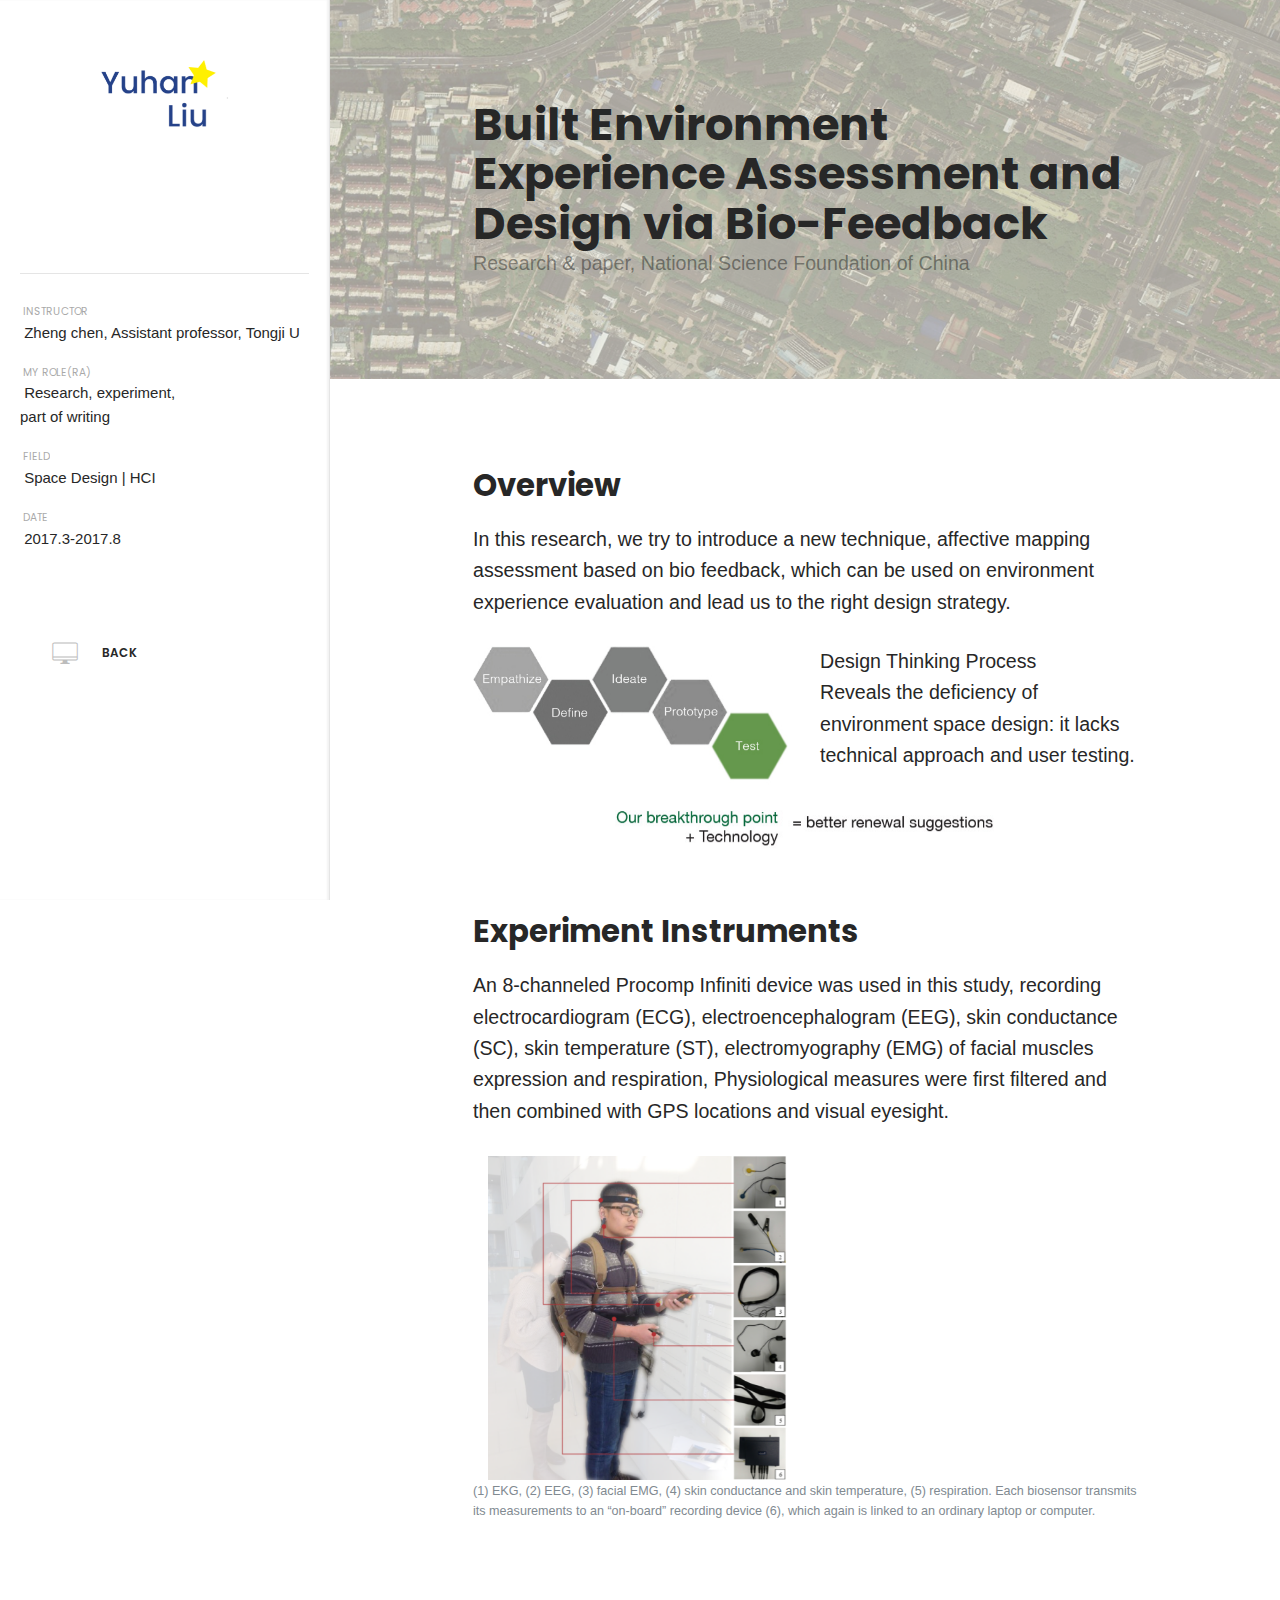
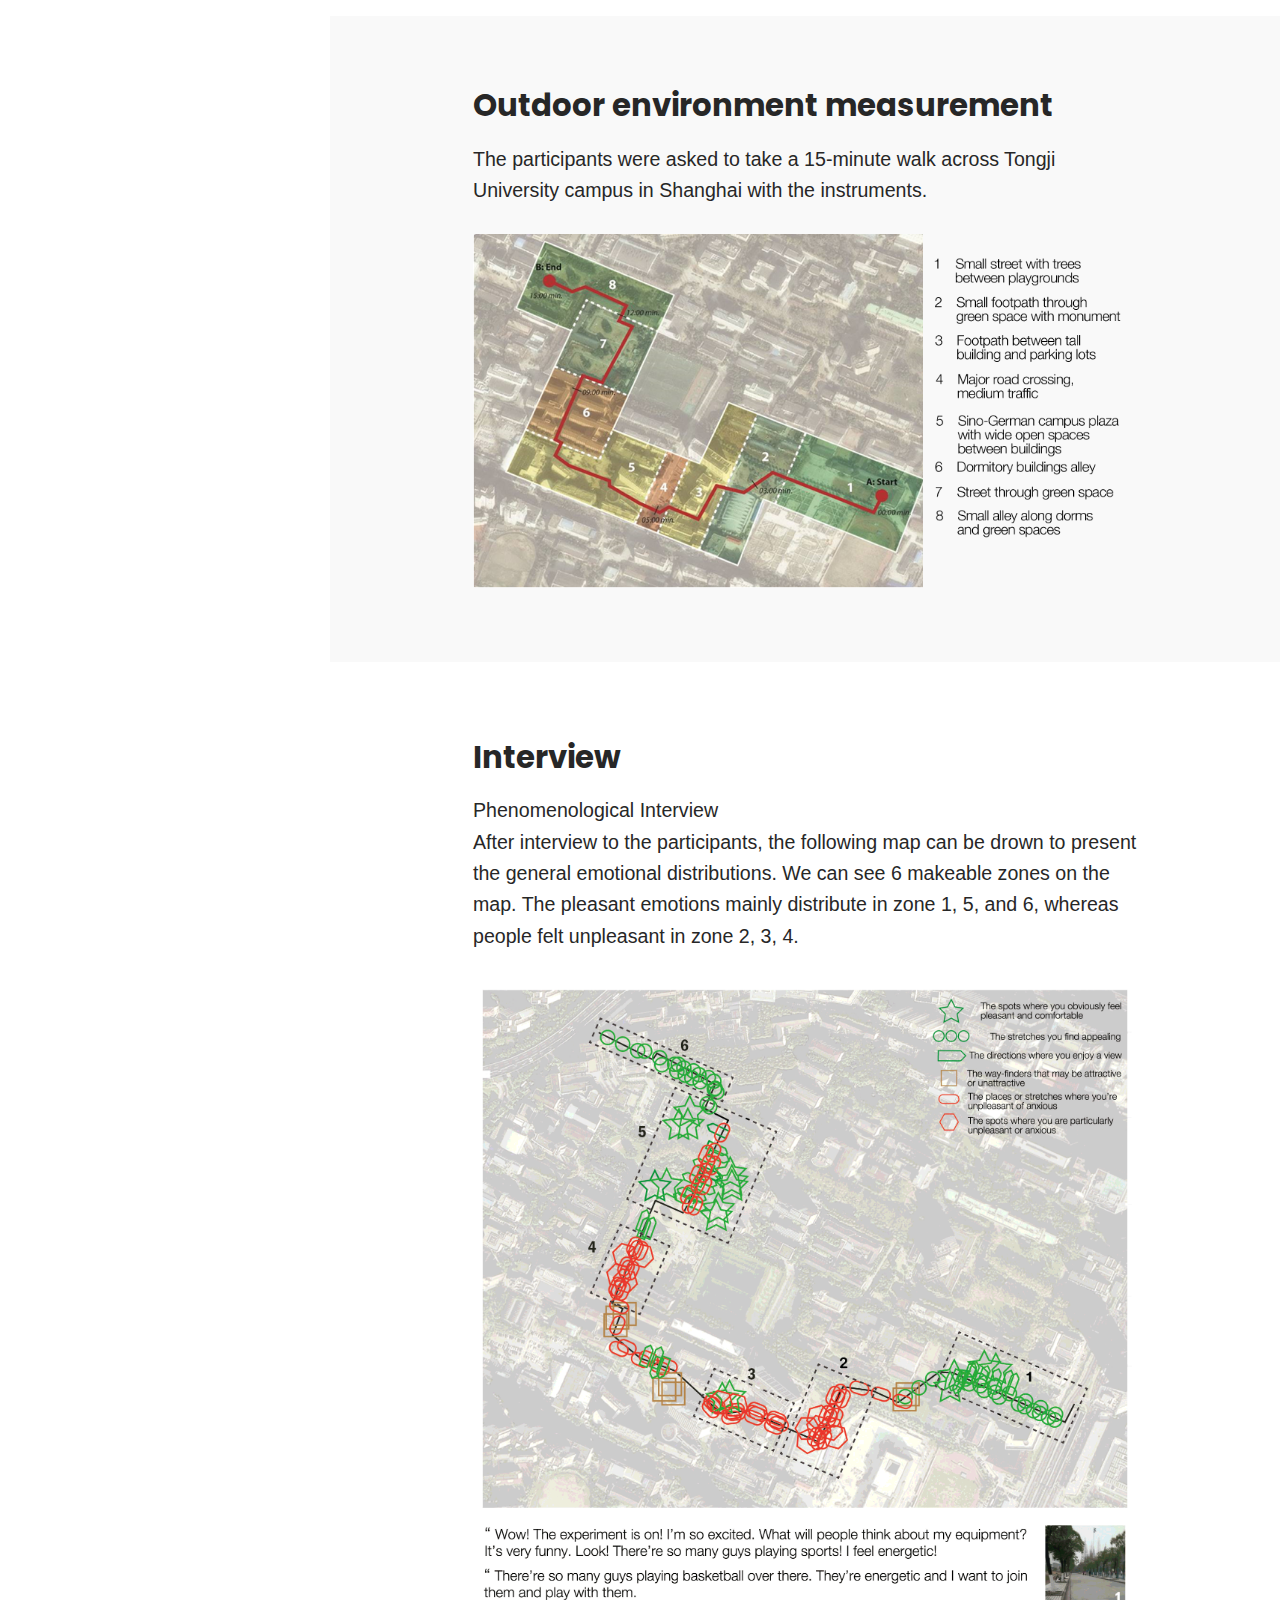
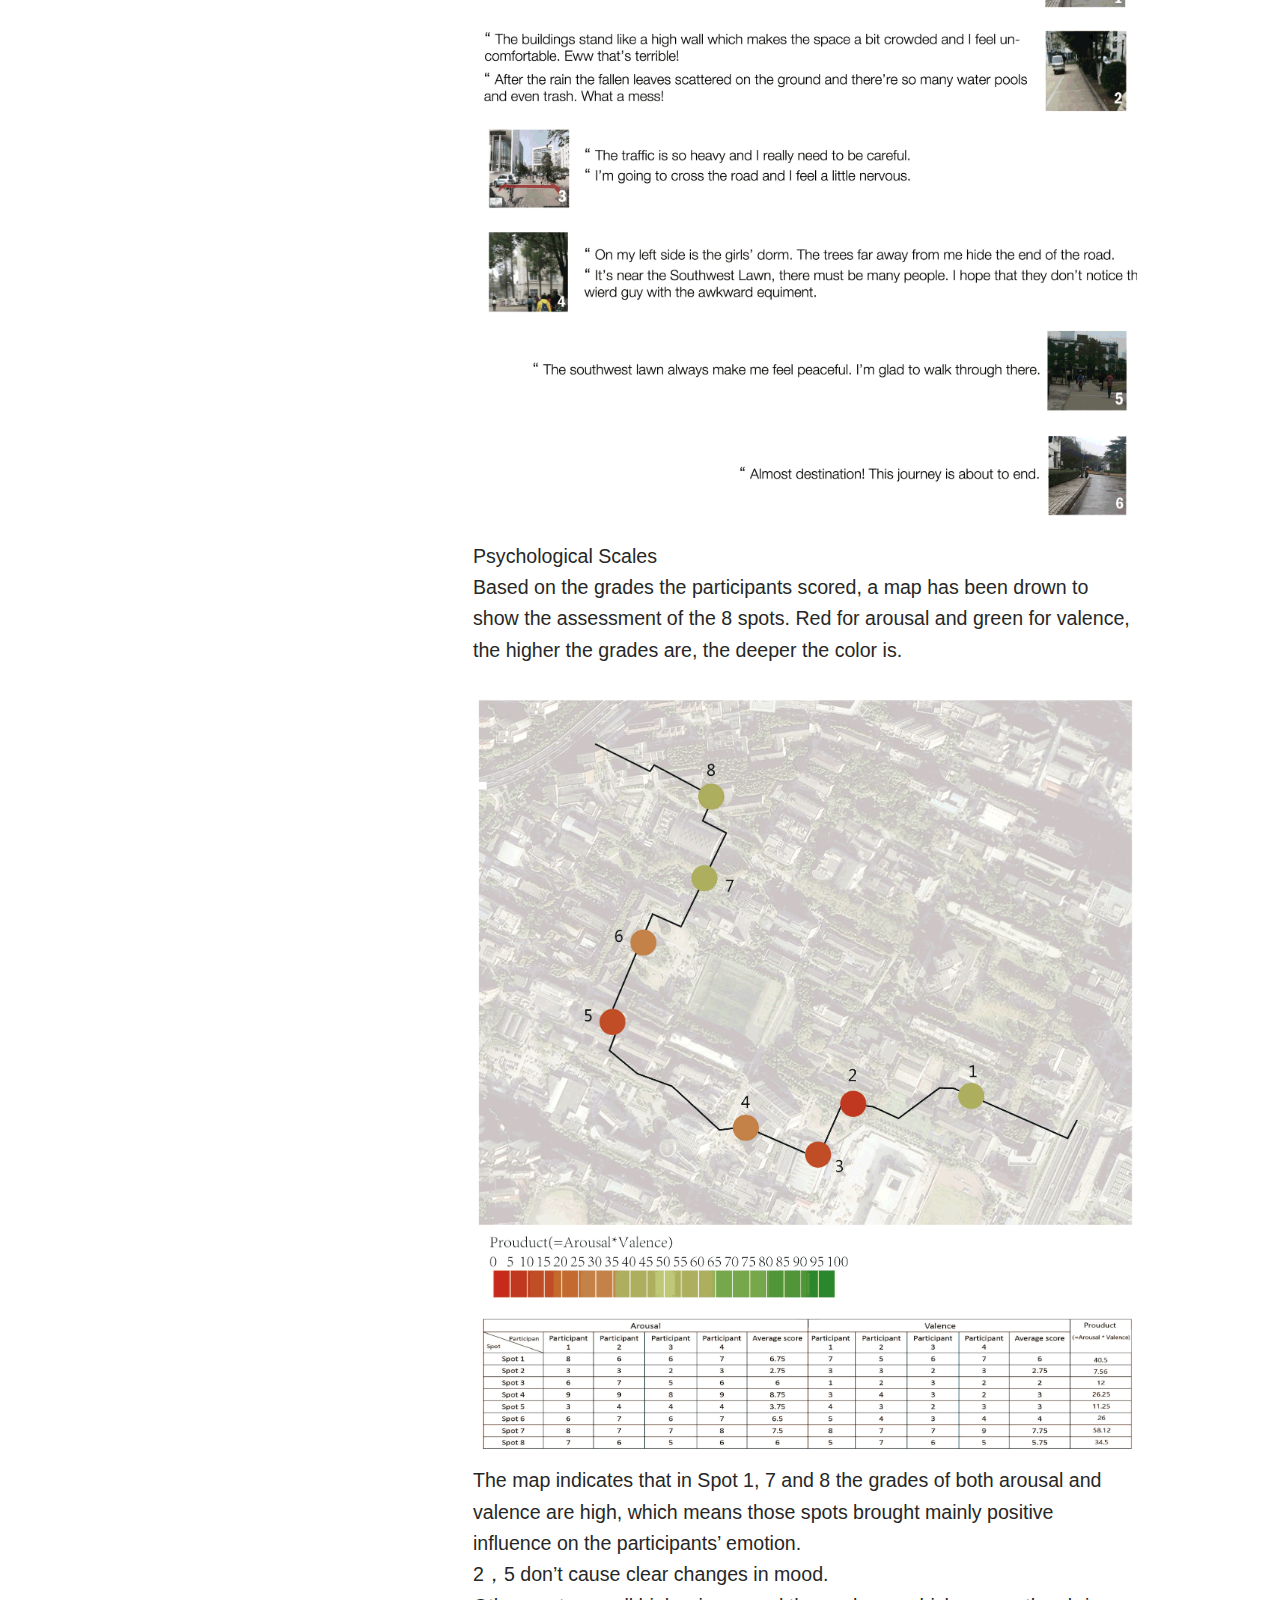
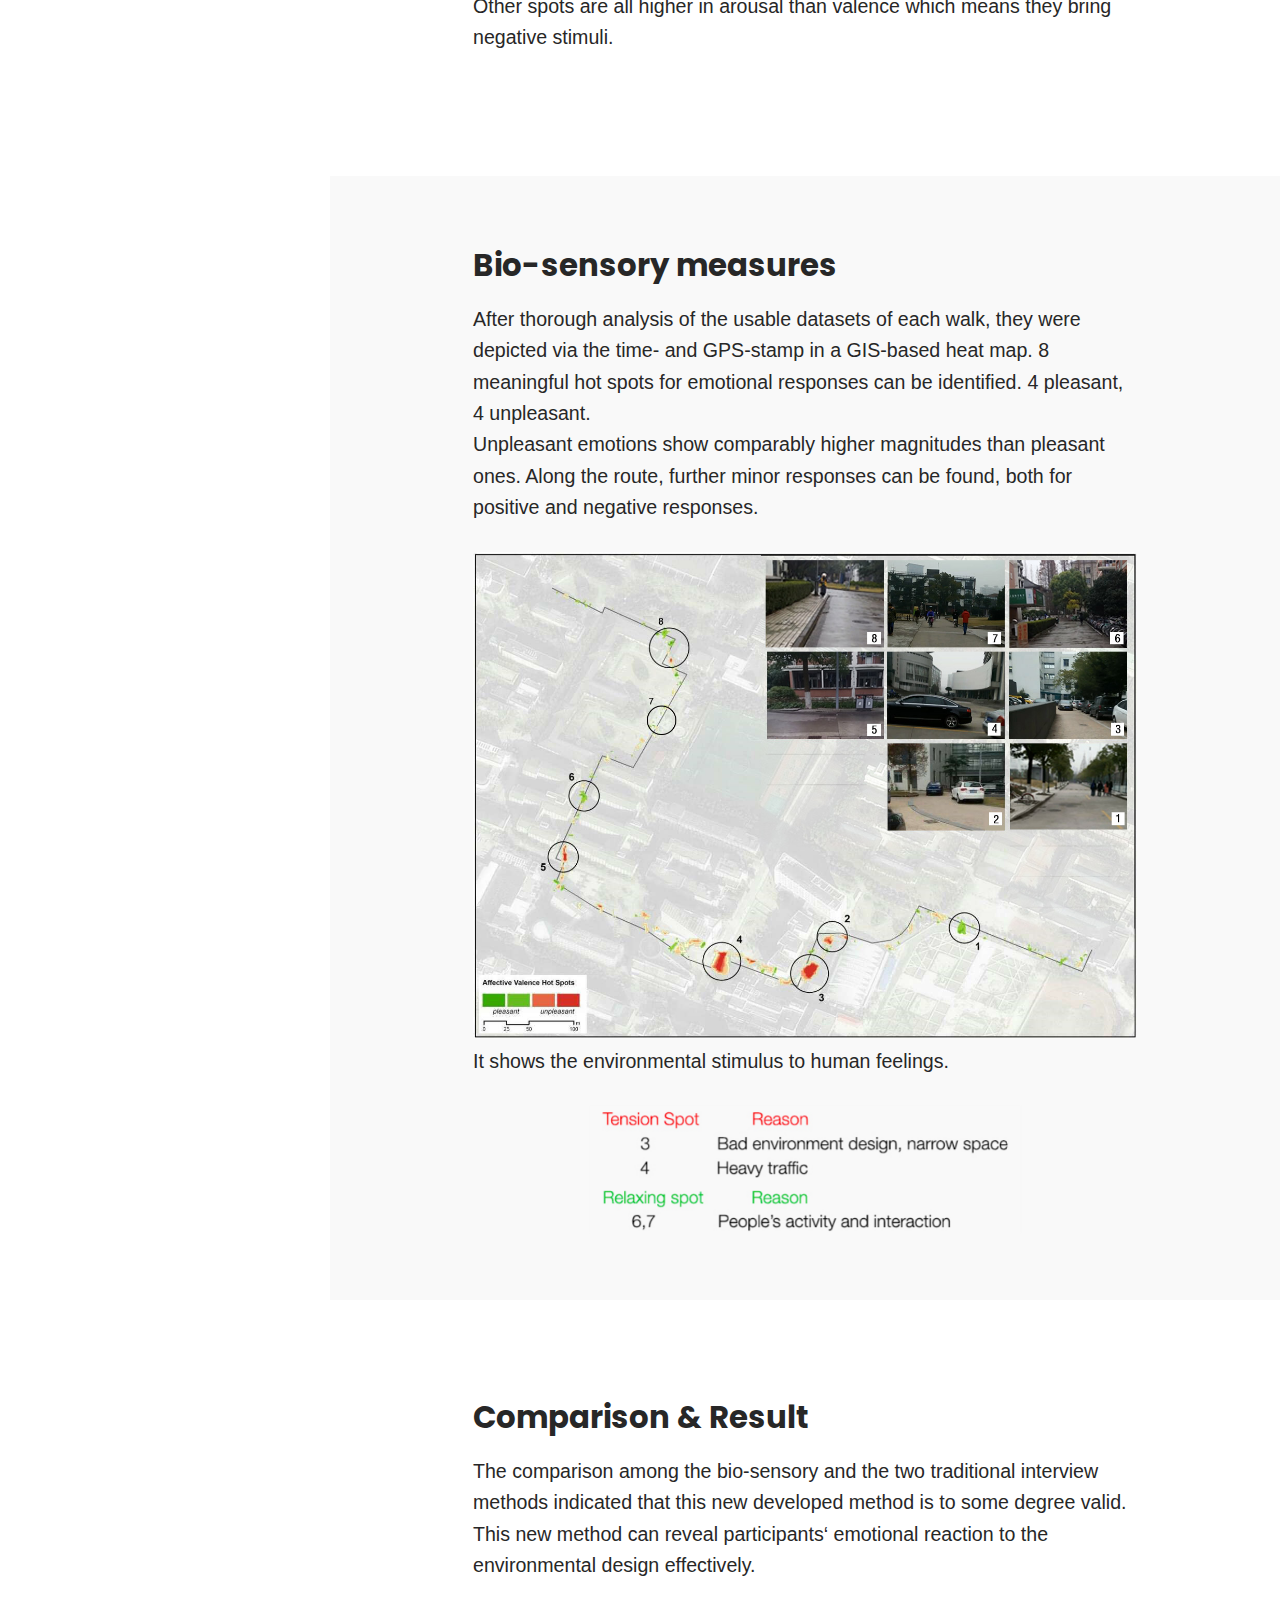
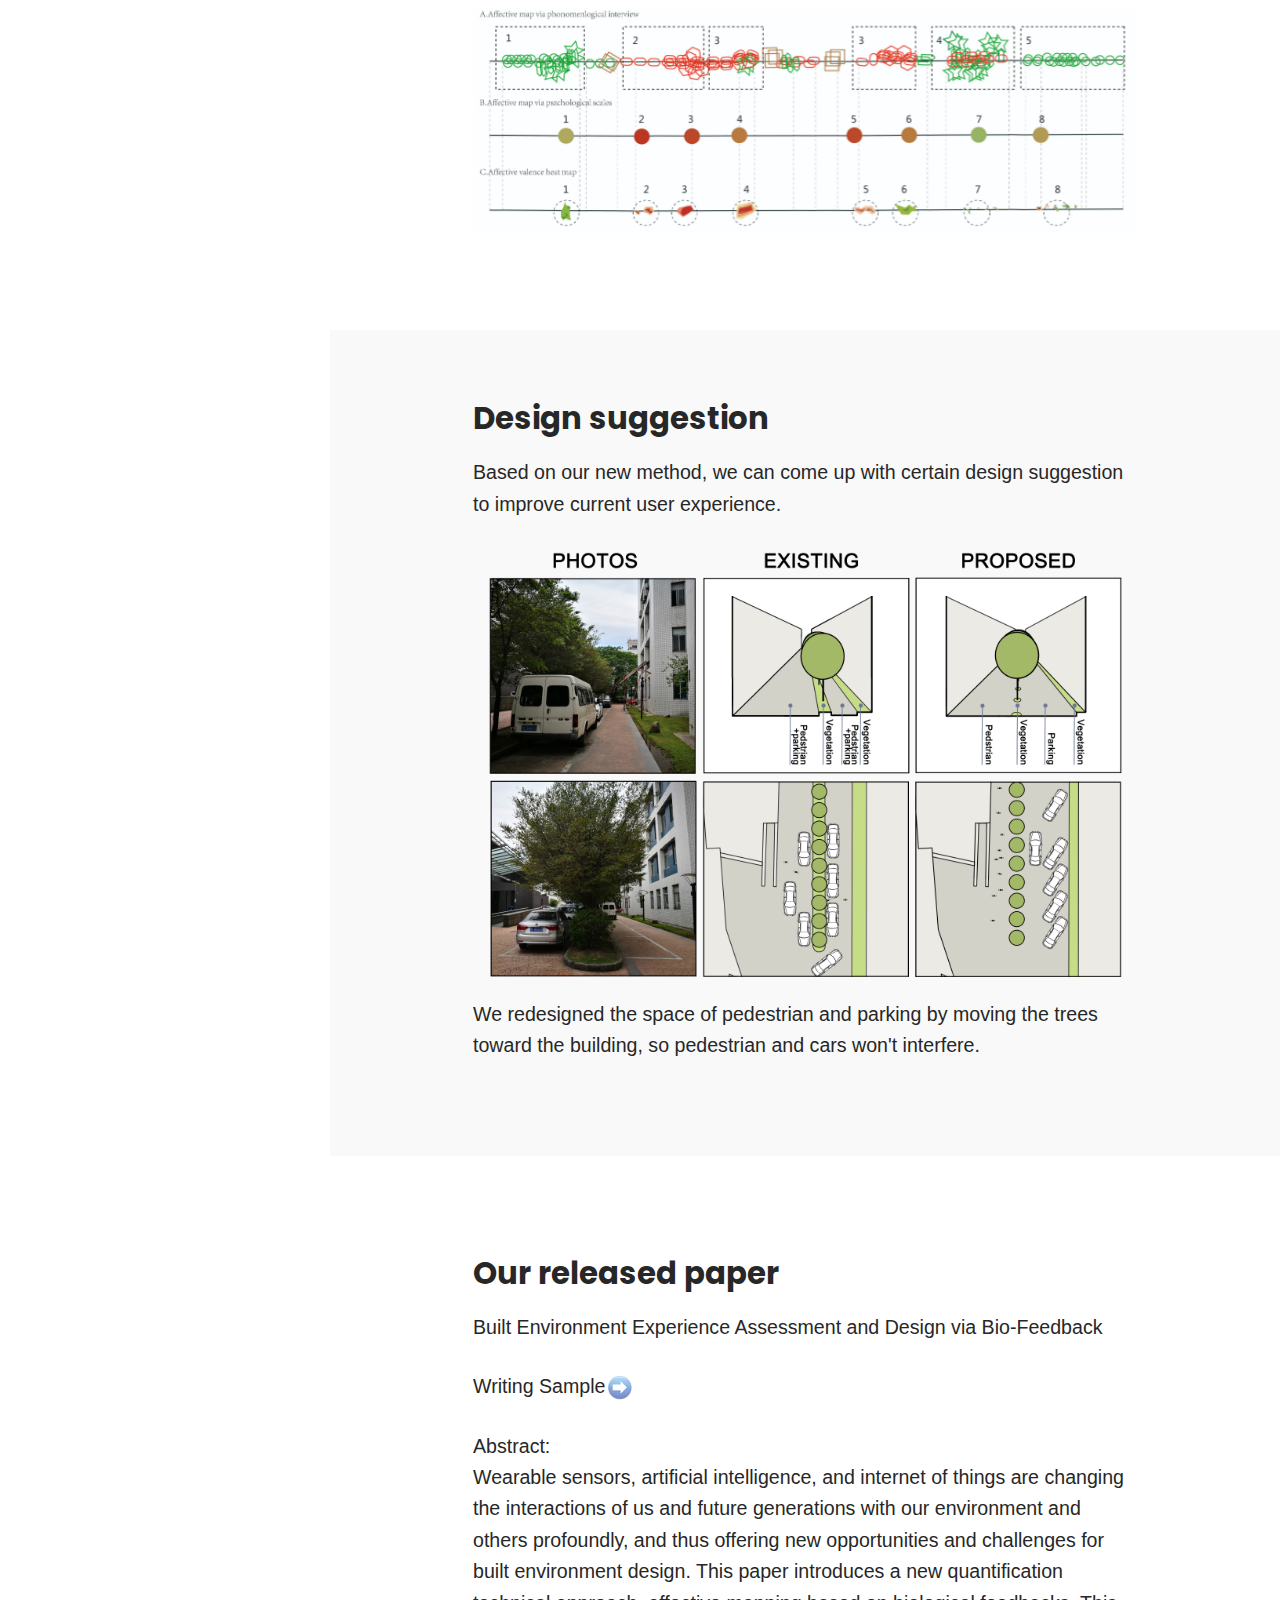
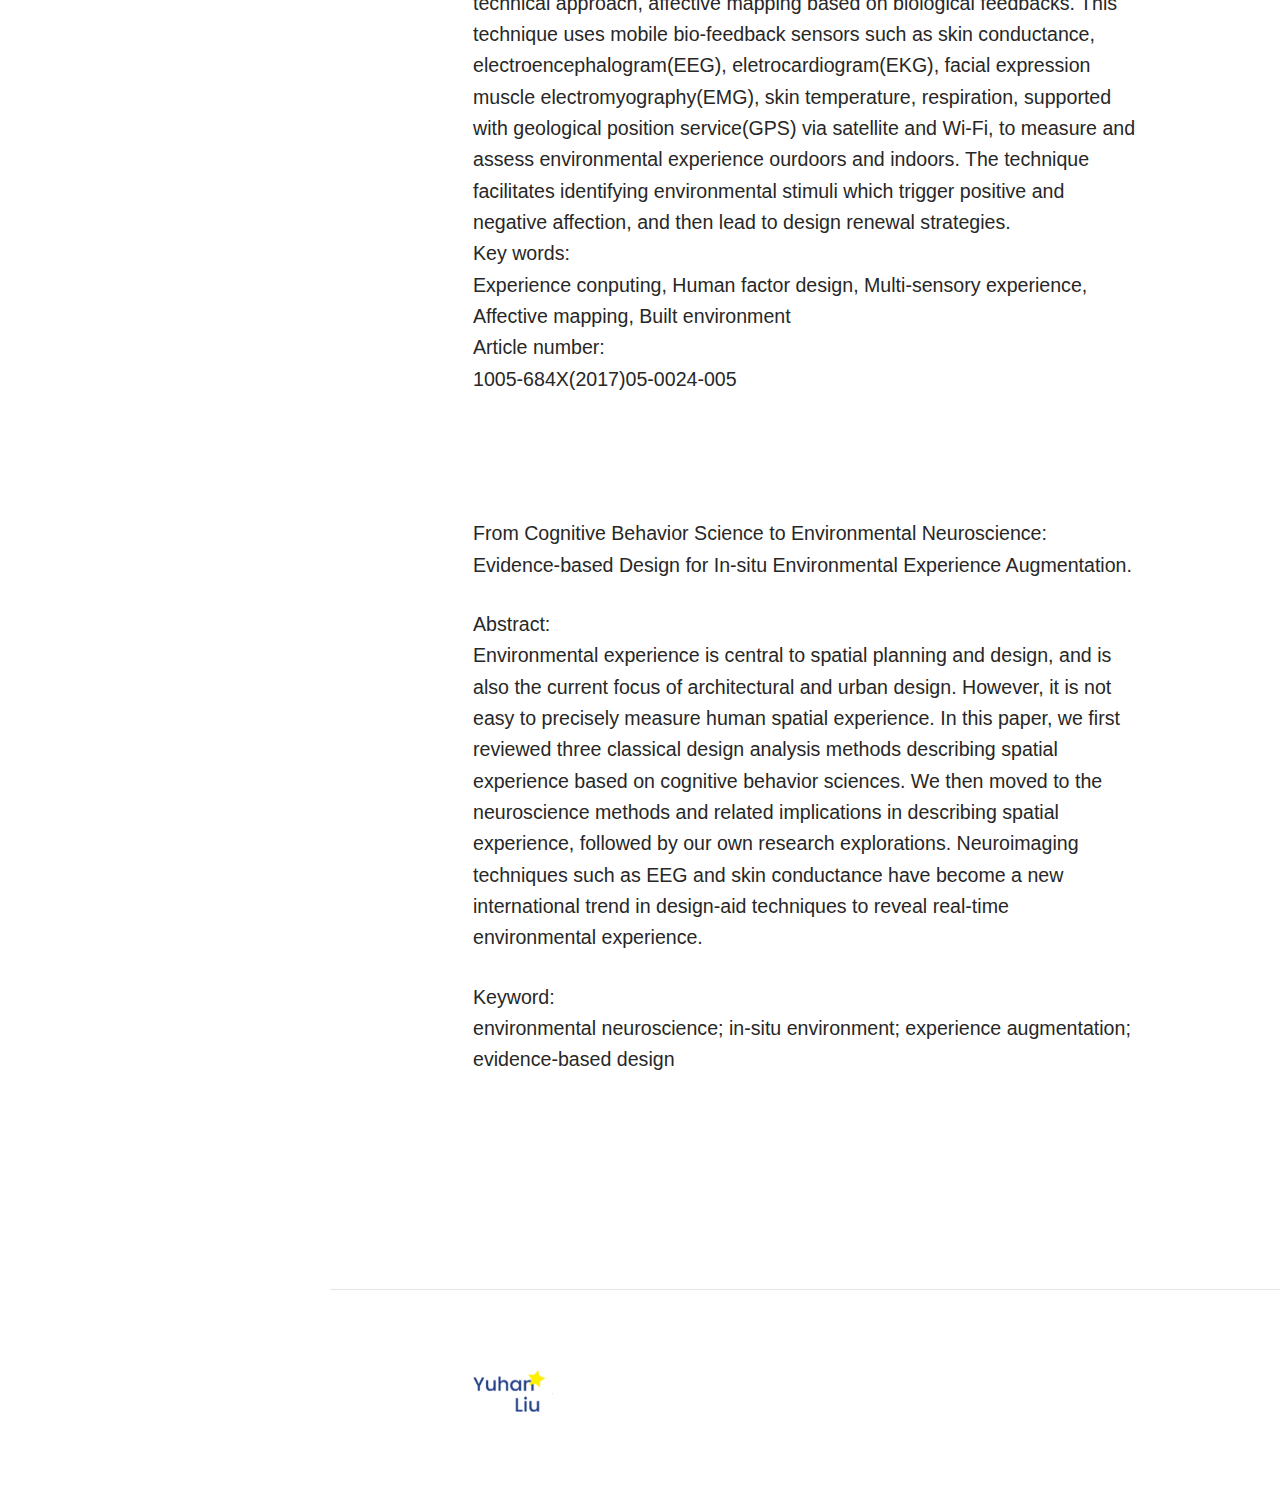
<file: portfolio-research.html>
<!DOCTYPE html PUBLIC "-//W3C//DTD XHTML 1.0 Strict//EN" "http://www.w3.org/TR/xhtml1/DTD/xhtml1-strict.dtd">
<html xmlns="http://www.w3.org/1999/xhtml" xml:lang="en" lang="en">


<head>

<!-- Meta -->
<meta http-equiv="Content-Type" content="text/html; charset=UTF-8" />
<meta name="viewport" content="width=device-width, initial-scale=1" />

<!-- Title -->
<title>Yuhan's Portfolio</title>

<!-- Favicons -->
<link rel="shortcut icon" href="assets/img/favicon.png">
<link rel="apple-touch-icon" href="assets/img/favicon_60x60.png">
<link rel="apple-touch-icon" sizes="76x76" href="assets/img/favicon_76x76.png">
<link rel="apple-touch-icon" sizes="120x120" href="assets/img/favicon_120x120.png">
<link rel="apple-touch-icon" sizes="152x152" href="assets/img/favicon_152x152.png">

<!-- Google Web Fonts -->
<link href="https://fonts.googleapis.com/css?family=Poppins:600,700" rel="stylesheet">

<!-- JQ plugins-->
<script src="assets/js/jquery-2.2.4.min.js"></script>

<!-- CSS Styles -->
<link rel="stylesheet" href="assets/css/styles.css" />

<!-- CSS Base -->
<link id="theme" rel="stylesheet" href="assets/css/themes/theme-blue.min.css" />

</head>

<body class="header-vertical">

<!-- Loader -->
<div id="page-loader" class="bg-white">
    <svg class="loader" width="32px" height="32px" viewBox="0 0 32 32" xmlns="http://www.w3.org/2000/svg"><circle class="circle" fill="none" stroke-width="2" stroke-linecap="round" cx="16" cy="16" r="14"></circle></svg>
    <span class="loading-txt text-muted">Loading...</span>
</div>
<!-- Loader / End -->



<!-- Header -->
<header id="header">

    <!-- Logo -->
    <a href="index.html" class="logo">
        <img src="assets/img/logo-dark.png" alt="">
        <p>  <br><br></p>
    </a>

    <!-- Navigation -->
    <nav id="main-menu">
      <div class="nav-wrapper">            
                            <dl class="description-2">
                                <dt>&nbsp;Instructor</dt>
                                <dd>&nbsp;Zheng chen, Assistant professor, Tongji U</dd>
                                <dt>&nbsp;My Role(RA)</dt>
                                <dd>&nbsp;Research, experiment, <br>  part of writing</dd>
                                <dt>&nbsp;Field</dt>
                                <dd>&nbsp;Space Design | HCI</dd>
                                <dt>&nbsp;Date</dt>
                                <dd>&nbsp;2017.3-2017.8 </dd><br><br></dd>
                            </dl>
    </div>

    <div class="nav-wrapper">
            <ul class="nav nav-primary">
           <!--  <li><a href="index.html"><i class="li-home"></i>Start</a></li>
            <li><a href="about.html"><i class="li-feedback"></i>My Story</a></li> -->
            <li><a href="portfolio-3-cols.html"><i class="li-imac"></i>back</a></li>
           <!--  <li><a href="Resume.pdf"><i class="li-pen"></i>Resume</a></li>
            <li><a href="contact.html"><i class="li-email"></i>Contact</a></li> -->
            </ul>     
    </div>  
      <span class="selector"></span>
    </nav>

</header>
<!-- Header / End -->

<!-- Content -->
<div id="content" >

    <!-- Page Title -->

    <div class="page-title" class='zoomjs'>
        <div class="bg-image"><img src="assets/img/projects/research/head.png" alt=""></div>
        <div class="container-fluid container-custom">
            <h1>Built Environment Experience Assessment and Design via Bio-Feedback</h1>
            <p class="lead text-muted">Research &amp; paper, National Science Foundation of China</p>
        </div>
    </div>

<!--     <div class="page-title pb-0">
        <div class="container-fluid container-custom">
            <h1>Planend</h1>
            <p class="lead text-muted">Make plan end &amp; Make plan friends</p>
        </div>
    </div> -->

    <!-- Section -->
    <section>
    <div class='page-body' class='zoomjs'>
        <div class="container-fluid container-custom">
            <h2>Overview</h2>
                <p class="lead">In this research, we try to introduce a new technique, affective mapping assessment based on bio feedback, which can be used on environment experience evaluation and lead us to the right design strategy.</p>
            <div class='row'>
            <div class='col-lg-6'><img src="assets/img/projects/research/0.jpg" alt=""></div>
            <div class='col-lg-6'><p class='lead'><strong>Design Thinking Process</strong><br>Reveals the deficiency of environment space design: it lacks technical approach and user testing.</p></div>
            <img src="assets/img/projects/research/0-2.jpg" alt="">
            </div>
        </div>
    </div>


    <div class='page-body'>
        <div class="container-fluid container-custom">
            <p><br></p>
            <h2>Experiment Instruments</h2>
                <p class='lead'>An 8-channeled Procomp Infiniti device was used in this study, recording electrocardiogram (ECG), electroencephalogram (EEG), skin conductance (SC), skin temperature (ST), electromyography (EMG) of facial muscles expression and respiration, Physiological measures were first filtered and then combined with GPS locations and visual eyesight.</p>

                <div class='col-lg-3'></div>
                <div class='col-lg-6'><img src="assets/img/projects/research/1.png" alt=""></div>
                <div class='col-lg-3'></div>

                <figcaption class="figure-caption"> (1) EKG, (2) EEG, (3) facial EMG, (4) skin conductance and skin temperature, (5) respiration. Each biosensor transmits its measurements to an “on-board” recording device (6), which again is linked to an ordinary laptop or computer.</figcaption>



               <p> <br><br><br> </p>

        </div>
    </div>
 

            
    <div class='page-body' style="background-color: #f9f9f9">
        <div class="container-fluid container-custom">
            <p> <br><br></p>
            <h2>Outdoor environment measurement</h2>
               <p class="lead">The participants were asked to take a 15-minute walk across Tongji University campus in Shanghai with the instruments.</p>

              <div align="center">
                 <img src="assets/img/projects/research/2.png" class="figure-img img-fluid rounded" alt="...">
              </div>
            <p>  <br><br><br></p>           
        </div>
    </div>


    <div class='page-body'>
        <div class="container-fluid container-custom">
            <p> <br></p>
            <h2>Interview</h2>
               <p class="lead"><strong>Phenomenological Interview</strong><br>After interview to the participants, the following map can be drown to present the general emotional distributions. We can see 6 makeable zones on the map. The pleasant emotions mainly distribute in zone 1, 5, and 6, whereas people felt unpleasant in zone 2, 3, 4.</p>

              <div align="center">
                 <img src="assets/img/projects/research/fig-3.png" class="figure-img img-fluid rounded" alt="...">
              </div>

              <p class='lead'><strong>Psychological Scales</strong><br>Based on the grades the participants scored, a map has been drown to show the assessment of the 8 spots. Red for arousal and green for valence, the higher the grades are, the deeper the color is.</p>
              <div align="center">
                 <img src="assets/img/projects/research/fig-4.png" class="figure-img img-fluid rounded" alt="...">
              </div>
              <p class='lead'>The map indicates that in Spot 1, 7 and 8 the grades of both arousal and valence are high, which means those spots brought mainly positive influence on the participants’ emotion.<br>2，5 don’t cause clear changes in mood.<br>Other spots are all higher in arousal than valence which means they bring negative stimuli. </p>

            <p>  <br><br><br></p>           
        </div>
    </div>



    <div class='page-body' style="background-color: #f9f9f9">
        <div class="container-fluid container-custom">
            <p> <br><br></p>
            <h2>Bio-sensory measures</h2>
               <p class="lead">After thorough analysis of the usable datasets of each walk, they were depicted via the time- and GPS-stamp in a GIS-based heat map. 8 meaningful hot spots for emotional responses can be identified. 4 pleasant, 4 unpleasant. <br>Unpleasant emotions show comparably higher magnitudes than pleasant ones. Along the route, further minor responses can be found, both for positive and negative responses.</p>

              <div align="center">
                 <img src="assets/img/projects/research/5.jpg" class="figure-img img-fluid rounded" alt="...">
              </div>
              <p class='lead'>It shows the environmental stimulus to human feelings.</p>
              <div class='row'>
                <div class='col-lg-2'></div>
                <div class='col-lg-8'><img src="assets/img/projects/research/6.jpg" alt=""></div>
                <div class='col-lg-2'></div>
              </div>
            <p>  <br><br><br></p>           
        </div>
    </div>


    <div class='page-body'>
        <div class="container-fluid container-custom">
            <p> <br><br></p>
            <h2>Comparison &amp; Result</h2>
               <p class="lead">The comparison among the bio-sensory and the two traditional interview methods indicated that this new developed method is to some degree valid. This new method can reveal participants‘ emotional reaction to the environmental design effectively.</p>
               <img src="assets/img/projects/research/7.jpg" alt="">
            <p>  <br><br><br></p>           
        </div>
    </div>


    <div class='page-body' style="background-color: #f9f9f9">
        <div class="container-fluid container-custom">
            <p> <br><br></p>
            <h2>Design suggestion</h2>
               <p class="lead">Based on our new method, we can come up with certain design suggestion to improve current user experience.</p>

              <div align="center">
                 <img src="assets/img/projects/research/8.jpg" class="figure-img img-fluid rounded" alt="...">
              </div>
              <p class='lead'>We redesigned the space of pedestrian and parking by moving the trees toward the building, so pedestrian and cars won't interfere.</p>
            <p>  <br><br><br></p>           
        </div>
    </div>


    <div class='page-body'>
        <div class="container-fluid container-custom">
            <p> <br><br></p>
            <h2>Our released paper</h2>
               <p class='lead'><strong>Built Environment Experience Assessment and Design via Bio-Feedback</strong></p>
               <p class='lead'><a href="portfolio-paper.html"> Writing Sample<img src="assets/img/items/jiantou.png" alt=""></a></p>
               <p class="lead"><strong>Abstract:</strong><br>Wearable sensors, artificial intelligence, and internet of things are changing the interactions of us and future generations with our environment and others profoundly, and thus offering new opportunities and challenges for built environment design. This paper introduces a new quantification technical approach, affective mapping based on biological feedbacks. This technique uses mobile bio-feedback sensors such as skin conductance, electroencephalogram(EEG), eletrocardiogram(EKG), facial expression muscle electromyography(EMG), skin temperature, respiration, supported with geological position service(GPS) via satellite and Wi-Fi, to measure and assess environmental experience ourdoors and indoors. The technique facilitates identifying environmental stimuli which trigger positive and negative affection, and then lead to design renewal strategies.<br><strong>Key words:</strong><br>Experience conputing, Human factor design, Multi-sensory experience, Affective mapping, Built environment<br><strong>Article number:</strong><br>1005-684X(2017)05-0024-005</p>
            <p>  <br><br><br></p>           
               <p class='lead'><strong>From Cognitive Behavior Science to Environmental Neuroscience: Evidence-based Design for In-situ Environmental Experience Augmentation.</strong><br></p>
               <p class='lead'><strong>Abstract:</strong><br>Environmental experience is central to spatial planning and design, and is also the current focus of architectural and urban design. However, it is not easy to precisely measure human spatial experience. In this paper, we first reviewed three classical design analysis methods describing spatial experience based on cognitive behavior sciences. We then moved to the neuroscience methods and related implications in describing spatial experience, followed by our own research explorations. Neuroimaging techniques such as EEG and skin conductance have become a new international trend in design-aid techniques to reveal real-time environmental experience.</p>
               <p class='lead'><strong>Keyword:</strong><br>environmental neuroscience; in-situ environment; experience augmentation; evidence-based design</p>
              <p>  <br><br><br></p>           
        </div>
    </div>

  

        <script src="zoom.js"></script>
        <script>
            document.querySelector( '.zoomjs' ).addEventListener( 'click', function( event ) {
                event.preventDefault();
                zoom.to({ element: event.target });
            } );
        </script>




           
         


   

        </div>
    </div>
    </section>

</div>
<!-- Content / End -->

<!-- Footer -->
<footer id="footer" class="border-top">
    <div class="container-fluid container-custom">
        <div class="row">
            <div class="col-xl-5 text-xl-left text-xs-center">
                <div class="module-group">
                    <div class="module copyright">
                        <a href="index.html" class="logo mr-15"><img src="assets/img/logo-dark.png" height="80" alt=""></a>
                         
                    </div>
                </div>
            </div>
        </div>
    </div>
</footer>
<!-- Footer / End -->

<!-- Mobile Navigation Toggle -->
<div id="mobile-nav-toggle"><span></span><span></span><span></span></div>

<!-- JS Libraries -->
<script src="assets/js/jquery-2.2.4.min.js"></script>

<!-- JS Plugins -->
<script src="assets/js/plugins.js"></script>
<script src="assets/js/core.js"></script>

<!-- JS Core -->


</body>

</html>
</file>
<file: assets/css/themes/theme-blue.min.css>
html {
	font-size: 14px
}

@media only screen and (max-width: 767px) {
	html {
		font-size: 13px
	}
}

body {
	position: relative;
	color: #272727;
	font-family: "Helvetica Neue",Helvetica,Arial,sans-serif;
	font-weight: 400;
	line-height: 1.6;
	overflow-x: hidden;
	-webkit-font-smoothing: antialiased;
	-moz-osx-font-smoothing: grayscale
}

a {
	color: inherit;
	-webkit-transition: all .2s ease-in-out;
	-moz-transition: all .2s ease-in-out;
	-o-transition: all .2s ease-in-out;
	transition: all 0.2s ease-in-out
}

a:hover,a:focus {
	text-decoration: none;
	color: inherit
}

textarea:focus,input:focus,a:focus,a:visited,*:focus {
	outline: none
}

iframe {
	border: none
}

img {
	max-width: 100%;
	height: auto;
	-webkit-backface-visibility: hidden
}

.container-custom {
	margin-left: 10vw;
	margin-right: 10vw
}

@media only screen and (min-width: 1500px) {
	.container-custom{
		margin-left: 12vw;
		margin-right: 12vw
	}
}

.container-custom>.main.left,.container-custom>.sidebar.left {
	float: left
}

@media only screen and (max-width: 991px) {
	.container-custom>.main.left,.container-custom>.sidebar.left {
		float: none
	}
}

.container-custom>.main.right,.container-custom>.sidebar.right {
	float: right
}

@media only screen and (max-width: 991px) {
	.container-custom>.main.right,.container-custom>.sidebar.right {
		float: none
	}
}

.container-custom>.main {
	width: 70%
}

@media only screen and (max-width: 991px) {
	.container-custom>.main {
		width: 100%;
		margin-bottom: 3rem
	}
}

.container-custom>.sidebar {
	width: 24%
}

@media only screen and (max-width: 991px) {
	.container-custom>.sidebar {
		width: 100%
	}
}

.container-md {
	width: 860px
}

@media only screen and (max-width: 991px) {
	.container-md {
		width: 730px
	}
}

@media only screen and (max-width: 767px) {
	.container-md {
		width: auto
	}
}

.container-sm {
	width: 500px
}

@media only screen and (max-width: 767px) {
	.container-sm {
		width: auto
	}
}

.relative {
	position: relative;
	z-index: 2
}

.block {
	display: block
}

.dark {
	color: #fff
}

.mt-0 {
	margin-top: 0px !important
}

.mt-5 {
	margin-top: 5px !important
}

.mt-10 {
	margin-top: 10px !important
}

.mt-15 {
	margin-top: 15px !important
}

.mt-20 {
	margin-top: 20px !important
}

.mt-25 {
	margin-top: 25px !important
}

.mt-30 {
	margin-top: 30px !important
}

.mt-35 {
	margin-top: 35px !important
}

.mt-40 {
	margin-top: 40px !important
}

.mt-45 {
	margin-top: 45px !important
}

.mt-50 {
	margin-top: 50px !important
}

.mt-55 {
	margin-top: 55px !important
}

.mt-60 {
	margin-top: 60px !important
}

.mt-65 {
	margin-top: 65px !important
}

.mt-70 {
	margin-top: 70px !important
}

.mt-75 {
	margin-top: 75px !important
}

.mt-80 {
	margin-top: 80px !important
}

.mt-85 {
	margin-top: 85px !important
}

.mt-90 {
	margin-top: 90px !important
}

.mt-95 {
	margin-top: 95px !important
}

.mt-100 {
	margin-top: 100px !important
}

.mt-105 {
	margin-top: 105px !important
}

.mt-110 {
	margin-top: 110px !important
}

.mt-115 {
	margin-top: 115px !important
}

.mt-120 {
	margin-top: 120px !important
}

.mt-125 {
	margin-top: 125px !important
}

.mt-130 {
	margin-top: 130px !important
}

.mt-135 {
	margin-top: 135px !important
}

.mt-140 {
	margin-top: 140px !important
}

.mt-145 {
	margin-top: 145px !important
}

.mt-150 {
	margin-top: 150px !important
}

.mt-155 {
	margin-top: 155px !important
}

.mt-160 {
	margin-top: 160px !important
}

.mt-165 {
	margin-top: 165px !important
}

.mt-170 {
	margin-top: 170px !important
}

.mt-175 {
	margin-top: 175px !important
}

.mt-180 {
	margin-top: 180px !important
}

.mt-185 {
	margin-top: 185px !important
}

.mt-190 {
	margin-top: 190px !important
}

.mt-195 {
	margin-top: 195px !important
}

.mt-200 {
	margin-top: 200px !important
}

.mr-0 {
	margin-right: 0px !important
}

.mr-5 {
	margin-right: 5px !important
}

.mr-10 {
	margin-right: 10px !important
}

.mr-15 {
	margin-right: 15px !important
}

.mr-20 {
	margin-right: 20px !important
}

.mr-25 {
	margin-right: 25px !important
}

.mr-30 {
	margin-right: 30px !important
}

.mr-35 {
	margin-right: 35px !important
}

.mr-40 {
	margin-right: 40px !important
}

.mr-45 {
	margin-right: 45px !important
}

.mr-50 {
	margin-right: 50px !important
}

.mr-55 {
	margin-right: 55px !important
}

.mr-60 {
	margin-right: 60px !important
}

.mr-65 {
	margin-right: 65px !important
}

.mr-70 {
	margin-right: 70px !important
}

.mr-75 {
	margin-right: 75px !important
}

.mr-80 {
	margin-right: 80px !important
}

.mr-85 {
	margin-right: 85px !important
}

.mr-90 {
	margin-right: 90px !important
}

.mr-95 {
	margin-right: 95px !important
}

.mr-100 {
	margin-right: 100px !important
}

.mr-105 {
	margin-right: 105px !important
}

.mr-110 {
	margin-right: 110px !important
}

.mr-115 {
	margin-right: 115px !important
}

.mr-120 {
	margin-right: 120px !important
}

.mr-125 {
	margin-right: 125px !important
}

.mr-130 {
	margin-right: 130px !important
}

.mr-135 {
	margin-right: 135px !important
}

.mr-140 {
	margin-right: 140px !important
}

.mr-145 {
	margin-right: 145px !important
}

.mr-150 {
	margin-right: 150px !important
}

.mr-155 {
	margin-right: 155px !important
}

.mr-160 {
	margin-right: 160px !important
}

.mr-165 {
	margin-right: 165px !important
}

.mr-170 {
	margin-right: 170px !important
}

.mr-175 {
	margin-right: 175px !important
}

.mr-180 {
	margin-right: 180px !important
}

.mr-185 {
	margin-right: 185px !important
}

.mr-190 {
	margin-right: 190px !important
}

.mr-195 {
	margin-right: 195px !important
}

.mr-200 {
	margin-right: 200px !important
}

.mb-0 {
	margin-bottom: 0px !important
}

.mb-5 {
	margin-bottom: 5px !important
}

.mb-10 {
	margin-bottom: 10px !important
}

.mb-15 {
	margin-bottom: 15px !important
}

.mb-20 {
	margin-bottom: 20px !important
}

.mb-25 {
	margin-bottom: 25px !important
}

.mb-30 {
	margin-bottom: 30px !important
}

.mb-35 {
	margin-bottom: 35px !important
}

.mb-40 {
	margin-bottom: 40px !important
}

.mb-45 {
	margin-bottom: 45px !important
}

.mb-50 {
	margin-bottom: 50px !important
}

.mb-55 {
	margin-bottom: 55px !important
}

.mb-60 {
	margin-bottom: 60px !important
}

.mb-65 {
	margin-bottom: 65px !important
}

.mb-70 {
	margin-bottom: 70px !important
}

.mb-75 {
	margin-bottom: 75px !important
}

.mb-80 {
	margin-bottom: 80px !important
}

.mb-85 {
	margin-bottom: 85px !important
}

.mb-90 {
	margin-bottom: 90px !important
}

.mb-95 {
	margin-bottom: 95px !important
}

.mb-100 {
	margin-bottom: 100px !important
}

.mb-105 {
	margin-bottom: 105px !important
}

.mb-110 {
	margin-bottom: 110px !important
}

.mb-115 {
	margin-bottom: 115px !important
}

.mb-120 {
	margin-bottom: 120px !important
}

.mb-125 {
	margin-bottom: 125px !important
}

.mb-130 {
	margin-bottom: 130px !important
}

.mb-135 {
	margin-bottom: 135px !important
}

.mb-140 {
	margin-bottom: 140px !important
}

.mb-145 {
	margin-bottom: 145px !important
}

.mb-150 {
	margin-bottom: 150px !important
}

.mb-155 {
	margin-bottom: 155px !important
}

.mb-160 {
	margin-bottom: 160px !important
}

.mb-165 {
	margin-bottom: 165px !important
}

.mb-170 {
	margin-bottom: 170px !important
}

.mb-175 {
	margin-bottom: 175px !important
}

.mb-180 {
	margin-bottom: 180px !important
}

.mb-185 {
	margin-bottom: 185px !important
}

.mb-190 {
	margin-bottom: 190px !important
}

.mb-195 {
	margin-bottom: 195px !important
}

.mb-200 {
	margin-bottom: 200px !important
}

.ml-0 {
	margin-left: 0px !important
}

.ml-5 {
	margin-left: 5px !important
}

.ml-10 {
	margin-left: 10px !important
}

.ml-15 {
	margin-left: 15px !important
}

.ml-20 {
	margin-left: 20px !important
}

.ml-25 {
	margin-left: 25px !important
}

.ml-30 {
	margin-left: 30px !important
}

.ml-35 {
	margin-left: 35px !important
}

.ml-40 {
	margin-left: 40px !important
}

.ml-45 {
	margin-left: 45px !important
}

.ml-50 {
	margin-left: 50px !important
}

.ml-55 {
	margin-left: 55px !important
}

.ml-60 {
	margin-left: 60px !important
}

.ml-65 {
	margin-left: 65px !important
}

.ml-70 {
	margin-left: 70px !important
}

.ml-75 {
	margin-left: 75px !important
}

.ml-80 {
	margin-left: 80px !important
}

.ml-85 {
	margin-left: 85px !important
}

.ml-90 {
	margin-left: 90px !important
}

.ml-95 {
	margin-left: 95px !important
}

.ml-100 {
	margin-left: 100px !important
}

.ml-105 {
	margin-left: 105px !important
}

.ml-110 {
	margin-left: 110px !important
}

.ml-115 {
	margin-left: 115px !important
}

.ml-120 {
	margin-left: 120px !important
}

.ml-125 {
	margin-left: 125px !important
}

.ml-130 {
	margin-left: 130px !important
}

.ml-135 {
	margin-left: 135px !important
}

.ml-140 {
	margin-left: 140px !important
}

.ml-145 {
	margin-left: 145px !important
}

.ml-150 {
	margin-left: 150px !important
}

.ml-155 {
	margin-left: 155px !important
}

.ml-160 {
	margin-left: 160px !important
}

.ml-165 {
	margin-left: 165px !important
}

.ml-170 {
	margin-left: 170px !important
}

.ml-175 {
	margin-left: 175px !important
}

.ml-180 {
	margin-left: 180px !important
}

.ml-185 {
	margin-left: 185px !important
}

.ml-190 {
	margin-left: 190px !important
}

.ml-195 {
	margin-left: 195px !important
}

.ml-200 {
	margin-left: 200px !important
}

.m-0 {
	margin: 0px !important
}

.m-5 {
	margin: 5px !important
}

.m-10 {
	margin: 10px !important
}

.m-15 {
	margin: 15px !important
}

.m-20 {
	margin: 20px !important
}

.m-25 {
	margin: 25px !important
}

.m-30 {
	margin: 30px !important
}

.m-35 {
	margin: 35px !important
}

.m-40 {
	margin: 40px !important
}

.m-45 {
	margin: 45px !important
}

.m-50 {
	margin: 50px !important
}

.m-55 {
	margin: 55px !important
}

.m-60 {
	margin: 60px !important
}

.m-65 {
	margin: 65px !important
}

.m-70 {
	margin: 70px !important
}

.m-75 {
	margin: 75px !important
}

.m-80 {
	margin: 80px !important
}

.m-85 {
	margin: 85px !important
}

.m-90 {
	margin: 90px !important
}

.m-95 {
	margin: 95px !important
}

.m-100 {
	margin: 100px !important
}

.m-105 {
	margin: 105px !important
}

.m-110 {
	margin: 110px !important
}

.m-115 {
	margin: 115px !important
}

.m-120 {
	margin: 120px !important
}

.m-125 {
	margin: 125px !important
}

.m-130 {
	margin: 130px !important
}

.m-135 {
	margin: 135px !important
}

.m-140 {
	margin: 140px !important
}

.m-145 {
	margin: 145px !important
}

.m-150 {
	margin: 150px !important
}

.m-155 {
	margin: 155px !important
}

.m-160 {
	margin: 160px !important
}

.m-165 {
	margin: 165px !important
}

.m-170 {
	margin: 170px !important
}

.m-175 {
	margin: 175px !important
}

.m-180 {
	margin: 180px !important
}

.m-185 {
	margin: 185px !important
}

.m-190 {
	margin: 190px !important
}

.m-195 {
	margin: 195px !important
}

.m-200 {
	margin: 200px !important
}

.pt-0 {
	padding-top: 0px !important
}

.pt-5 {
	padding-top: 5px !important
}

.pt-10 {
	padding-top: 10px !important
}

.pt-15 {
	padding-top: 15px !important
}

.pt-20 {
	padding-top: 20px !important
}

.pt-25 {
	padding-top: 25px !important
}

.pt-30 {
	padding-top: 30px !important
}

.pt-35 {
	padding-top: 35px !important
}

.pt-40 {
	padding-top: 40px !important
}

.pt-45 {
	padding-top: 45px !important
}

.pt-50 {
	padding-top: 50px !important
}

.pt-55 {
	padding-top: 55px !important
}

.pt-60 {
	padding-top: 60px !important
}

.pt-65 {
	padding-top: 65px !important
}

.pt-70 {
	padding-top: 70px !important
}

.pt-75 {
	padding-top: 75px !important
}

.pt-80 {
	padding-top: 80px !important
}

.pt-85 {
	padding-top: 85px !important
}

.pt-90 {
	padding-top: 90px !important
}

.pt-95 {
	padding-top: 95px !important
}

.pt-100 {
	padding-top: 100px !important
}

.pt-105 {
	padding-top: 105px !important
}

.pt-110 {
	padding-top: 110px !important
}

.pt-115 {
	padding-top: 115px !important
}

.pt-120 {
	padding-top: 120px !important
}

.pt-125 {
	padding-top: 125px !important
}

.pt-130 {
	padding-top: 130px !important
}

.pt-135 {
	padding-top: 135px !important
}

.pt-140 {
	padding-top: 140px !important
}

.pt-145 {
	padding-top: 145px !important
}

.pt-150 {
	padding-top: 150px !important
}

.pt-155 {
	padding-top: 155px !important
}

.pt-160 {
	padding-top: 160px !important
}

.pt-165 {
	padding-top: 165px !important
}

.pt-170 {
	padding-top: 170px !important
}

.pt-175 {
	padding-top: 175px !important
}

.pt-180 {
	padding-top: 180px !important
}

.pt-185 {
	padding-top: 185px !important
}

.pt-190 {
	padding-top: 190px !important
}

.pt-195 {
	padding-top: 195px !important
}

.pt-200 {
	padding-top: 200px !important
}

.pr-0 {
	padding-right: 0px !important
}

.pr-5 {
	padding-right: 5px !important
}

.pr-10 {
	padding-right: 10px !important
}

.pr-15 {
	padding-right: 15px !important
}

.pr-20 {
	padding-right: 20px !important
}

.pr-25 {
	padding-right: 25px !important
}

.pr-30 {
	padding-right: 30px !important
}

.pr-35 {
	padding-right: 35px !important
}

.pr-40 {
	padding-right: 40px !important
}

.pr-45 {
	padding-right: 45px !important
}

.pr-50 {
	padding-right: 50px !important
}

.pr-55 {
	padding-right: 55px !important
}

.pr-60 {
	padding-right: 60px !important
}

.pr-65 {
	padding-right: 65px !important
}

.pr-70 {
	padding-right: 70px !important
}

.pr-75 {
	padding-right: 75px !important
}

.pr-80 {
	padding-right: 80px !important
}

.pr-85 {
	padding-right: 85px !important
}

.pr-90 {
	padding-right: 90px !important
}

.pr-95 {
	padding-right: 95px !important
}

.pr-100 {
	padding-right: 100px !important
}

.pr-105 {
	padding-right: 105px !important
}

.pr-110 {
	padding-right: 110px !important
}

.pr-115 {
	padding-right: 115px !important
}

.pr-120 {
	padding-right: 120px !important
}

.pr-125 {
	padding-right: 125px !important
}

.pr-130 {
	padding-right: 130px !important
}

.pr-135 {
	padding-right: 135px !important
}

.pr-140 {
	padding-right: 140px !important
}

.pr-145 {
	padding-right: 145px !important
}

.pr-150 {
	padding-right: 150px !important
}

.pr-155 {
	padding-right: 155px !important
}

.pr-160 {
	padding-right: 160px !important
}

.pr-165 {
	padding-right: 165px !important
}

.pr-170 {
	padding-right: 170px !important
}

.pr-175 {
	padding-right: 175px !important
}

.pr-180 {
	padding-right: 180px !important
}

.pr-185 {
	padding-right: 185px !important
}

.pr-190 {
	padding-right: 190px !important
}

.pr-195 {
	padding-right: 195px !important
}

.pr-200 {
	padding-right: 200px !important
}

.pb-0 {
	padding-bottom: 0px !important
}

.pb-5 {
	padding-bottom: 5px !important
}

.pb-10 {
	padding-bottom: 10px !important
}

.pb-15 {
	padding-bottom: 15px !important
}

.pb-20 {
	padding-bottom: 20px !important
}

.pb-25 {
	padding-bottom: 25px !important
}

.pb-30 {
	padding-bottom: 30px !important
}

.pb-35 {
	padding-bottom: 35px !important
}

.pb-40 {
	padding-bottom: 40px !important
}

.pb-45 {
	padding-bottom: 45px !important
}

.pb-50 {
	padding-bottom: 50px !important
}

.pb-55 {
	padding-bottom: 55px !important
}

.pb-60 {
	padding-bottom: 60px !important
}

.pb-65 {
	padding-bottom: 65px !important
}

.pb-70 {
	padding-bottom: 70px !important
}

.pb-75 {
	padding-bottom: 75px !important
}

.pb-80 {
	padding-bottom: 80px !important
}

.pb-85 {
	padding-bottom: 85px !important
}

.pb-90 {
	padding-bottom: 90px !important
}

.pb-95 {
	padding-bottom: 95px !important
}

.pb-100 {
	padding-bottom: 100px !important
}

.pb-105 {
	padding-bottom: 105px !important
}

.pb-110 {
	padding-bottom: 110px !important
}

.pb-115 {
	padding-bottom: 115px !important
}

.pb-120 {
	padding-bottom: 120px !important
}

.pb-125 {
	padding-bottom: 125px !important
}

.pb-130 {
	padding-bottom: 130px !important
}

.pb-135 {
	padding-bottom: 135px !important
}

.pb-140 {
	padding-bottom: 140px !important
}

.pb-145 {
	padding-bottom: 145px !important
}

.pb-150 {
	padding-bottom: 150px !important
}

.pb-155 {
	padding-bottom: 155px !important
}

.pb-160 {
	padding-bottom: 160px !important
}

.pb-165 {
	padding-bottom: 165px !important
}

.pb-170 {
	padding-bottom: 170px !important
}

.pb-175 {
	padding-bottom: 175px !important
}

.pb-180 {
	padding-bottom: 180px !important
}

.pb-185 {
	padding-bottom: 185px !important
}

.pb-190 {
	padding-bottom: 190px !important
}

.pb-195 {
	padding-bottom: 195px !important
}

.pb-200 {
	padding-bottom: 200px !important
}

.pl-0 {
	padding-left: 0px !important
}

.pl-5 {
	padding-left: 5px !important
}

.pl-10 {
	padding-left: 10px !important
}

.pl-15 {
	padding-left: 15px !important
}

.pl-20 {
	padding-left: 20px !important
}

.pl-25 {
	padding-left: 25px !important
}

.pl-30 {
	padding-left: 30px !important
}

.pl-35 {
	padding-left: 35px !important
}

.pl-40 {
	padding-left: 40px !important
}

.pl-45 {
	padding-left: 45px !important
}

.pl-50 {
	padding-left: 50px !important
}

.pl-55 {
	padding-left: 55px !important
}

.pl-60 {
	padding-left: 60px !important
}

.pl-65 {
	padding-left: 65px !important
}

.pl-70 {
	padding-left: 70px !important
}

.pl-75 {
	padding-left: 75px !important
}

.pl-80 {
	padding-left: 80px !important
}

.pl-85 {
	padding-left: 85px !important
}

.pl-90 {
	padding-left: 90px !important
}

.pl-95 {
	padding-left: 95px !important
}

.pl-100 {
	padding-left: 100px !important
}

.pl-105 {
	padding-left: 105px !important
}

.pl-110 {
	padding-left: 110px !important
}

.pl-115 {
	padding-left: 115px !important
}

.pl-120 {
	padding-left: 120px !important
}

.pl-125 {
	padding-left: 125px !important
}

.pl-130 {
	padding-left: 130px !important
}

.pl-135 {
	padding-left: 135px !important
}

.pl-140 {
	padding-left: 140px !important
}

.pl-145 {
	padding-left: 145px !important
}

.pl-150 {
	padding-left: 150px !important
}

.pl-155 {
	padding-left: 155px !important
}

.pl-160 {
	padding-left: 160px !important
}

.pl-165 {
	padding-left: 165px !important
}

.pl-170 {
	padding-left: 170px !important
}

.pl-175 {
	padding-left: 175px !important
}

.pl-180 {
	padding-left: 180px !important
}

.pl-185 {
	padding-left: 185px !important
}

.pl-190 {
	padding-left: 190px !important
}

.pl-195 {
	padding-left: 195px !important
}

.pl-200 {
	padding-left: 200px !important
}

.p-0 {
	padding: 0px !important
}

.p-5 {
	padding: 5px !important
}

.p-10 {
	padding: 10px !important
}

.p-15 {
	padding: 15px !important
}

.p-20 {
	padding: 20px !important
}

.p-25 {
	padding: 25px !important
}

.p-30 {
	padding: 30px !important
}

.p-35 {
	padding: 35px !important
}

.p-40 {
	padding: 40px !important
}

.p-45 {
	padding: 45px !important
}

.p-50 {
	padding: 50px !important
}

.p-55 {
	padding: 55px !important
}

.p-60 {
	padding: 60px !important
}

.p-65 {
	padding: 65px !important
}

.p-70 {
	padding: 70px !important
}

.p-75 {
	padding: 75px !important
}

.p-80 {
	padding: 80px !important
}

.p-85 {
	padding: 85px !important
}

.p-90 {
	padding: 90px !important
}

.p-95 {
	padding: 95px !important
}

.p-100 {
	padding: 100px !important
}

.p-105 {
	padding: 105px !important
}

.p-110 {
	padding: 110px !important
}

.p-115 {
	padding: 115px !important
}

.p-120 {
	padding: 120px !important
}

.p-125 {
	padding: 125px !important
}

.p-130 {
	padding: 130px !important
}

.p-135 {
	padding: 135px !important
}

.p-140 {
	padding: 140px !important
}

.p-145 {
	padding: 145px !important
}

.p-150 {
	padding: 150px !important
}

.p-155 {
	padding: 155px !important
}

.p-160 {
	padding: 160px !important
}

.p-165 {
	padding: 165px !important
}

.p-170 {
	padding: 170px !important
}

.p-175 {
	padding: 175px !important
}

.p-180 {
	padding: 180px !important
}

.p-185 {
	padding: 185px !important
}

.p-190 {
	padding: 190px !important
}

.p-195 {
	padding: 195px !important
}

.p-200 {
	padding: 200px !important
}

.h-100 {
	height: 100px
}

.h-200 {
	height: 200px
}

.h-300 {
	height: 300px
}

.h-400 {
	height: 400px
}

.h-500 {
	height: 500px
}

.h-600 {
	height: 600px
}

.h-700 {
	height: 700px
}

.h-800 {
	height: 800px
}

.h-900 {
	height: 900px
}

.h-sm {
	height: 40vh
}

.h-md {
	height: 60vh
}

.h-lg {
	height: 80vh
}

.fullheight {
	height: 100vh
}

.min-fullheight {
	min-height: 100vh
}

.border {
	border: 1px solid rgba(0,0,0,0.1)
}

.dark .border {
	border: 1px solid rgba(255,255,255,0.1)
}

.border-top {
	border-top: 1px solid rgba(0,0,0,0.1)
}

.dark .border-top,.dark.border-top {
	border-top: 1px solid rgba(255,255,255,0.1)
}

.border-bottom {
	border-bottom: 1px solid rgba(0,0,0,0.1)
}

.dark .border-bottom,.dark.border-bottom {
	border-bottom: 1px solid rgba(255,255,255,0.1)
}

.dark .sep-line {
	background: rgba(255,255,255,0.2)
}

.v-center {
	position: relative;
	top: 50%;
	-webkit-transform: translate3d(0, -50%, 0);
	-moz-transform: translate3d(0, -50%, 0);
	-ms-transform: translate3d(0, -50%, 0);
	-o-transform: translate3d(0, -50%, 0);
	transform: translate3d(0, -50%, 0);
	-webkit-transition: all .3s ease-out;
	-moz-transition: all .3s ease-out;
	-o-transition: all .3s ease-out;
	transition: all 0.3s ease-out
}

.v-bottom {
	position: relative;
	top: 80%;
	-webkit-transform: translate3d(0, -100%, 0);
	-moz-transform: translate3d(0, -100%, 0);
	-ms-transform: translate3d(0, -100%, 0);
	-o-transform: translate3d(0, -100%, 0);
	transform: translate3d(0, -100%, 0);
	-webkit-transition: all .3s ease-out;
	-moz-transition: all .3s ease-out;
	-o-transition: all .3s ease-out;
	transition: all 0.3s ease-out
}

.v-center-items {
	display: -webkit-flex;
	display: -moz-flex;
	display: -ms-flexbox;
	display: flex;
	-webkit-align-items: center;
	align-items: center;
	-webkit-flex-direction: row;
	flex-direction: row
}

.animated {
	visibility: hidden
}

.animated.visible {
	visibility: visible
}

.animate-hover {
	-webkit-animation-fill-mode: both;
	-moz-animation-fill-mode: both;
	-ms-animation-fill-mode: both;
	-o-animation-fill-mode: both;
	animation-fill-mode: both
}

.mobile .hidden-mobile {
	display: none
}

.shadow {
	-webkit-box-shadow: 1px 1px 30px 0px rgba(0,0,0,0.1);
	-moz-box-shadow: 1px 1px 30px 0px rgba(0,0,0,0.1);
	box-shadow: 1px 1px 30px 0px rgba(0,0,0,0.1)
}

.container {
	position: relative
}

.container-wide {
	width: 80%
}

.row.no-padding {
	margin-left: 0;
	margin-right: 0
}

.row.no-padding>*[class^='col'],.row.no-padding>*[class*=' col'] {
	padding-left: 0;
	padding-right: 0
}

.sticky {
	position: fixed;
	top: 0
}

@media only screen and (max-width: 991px) {
	.v-center-items {
		display: block
	}

	.v-center {
		top: auto;
		-webkit-transform: translate3d(0, 0, 0);
		-moz-transform: translate3d(0, 0, 0);
		-ms-transform: translate3d(0, 0, 0);
		-o-transform: translate3d(0, 0, 0);
		transform: translate3d(0, 0, 0)
	}

	.v-bottom {
		top: auto;
		-webkit-transform: translate3d(0, 0, 0);
		-moz-transform: translate3d(0, 0, 0);
		-ms-transform: translate3d(0, 0, 0);
		-o-transform: translate3d(0, 0, 0);
		transform: translate3d(0, 0, 0)
	}

	.h-sm,.h-md,.h-lg,.fullheight {
		height: auto
	}
}

.header-vertical #header {
	position: fixed;
	height: 100vh;
	width: 330px;
	background-color: #fff;
	z-index: 888;
	-webkit-box-shadow: inset -2px 0px 2px 0px rgba(0,0,0,0.05);
	-moz-box-shadow: inset -2px 0px 2px 0px rgba(0,0,0,0.05);
	box-shadow: inset -2px 0px 2px 0px rgba(0,0,0,0.05);
	border-right: 1px solid rgba(0,0,0,0.1);
	-webkit-transition: -webkit-transform .4s ease-out;
	-moz-transition: -moz-transform .4s ease-out;
	-o-transition: -o-transform .4s ease-out;
	transition: transform 0.4s ease-out;
	padding: 0 20px
}

@media only screen and (min-width: 1500px) {
	.header-vertical #header {
		width: 360px
	}
}

@media only screen and (max-width: 1199px) {
	.header-vertical #header {
		-webkit-transform: translateX(-100%);
		-moz-transform: translateX(-100%);
		-ms-transform: translateX(-100%);
		-o-transform: translateX(-100%);
		transform: translateX(-100%);
		padding-top: 30px
	}
}

@media only screen and (max-width: 767px) {
	.header-vertical #header {
		width: 100%
	}
}

@media only screen and (max-height: 630px) {
	.header-vertical #header {
		overflow: auto
	}

	.header-vertical #header #main-menu {
		margin-right: -20px;
		padding-right: 20px;
		overflow: hidden
	}
}

.header-vertical #header .owner,.header-vertical #header .logo {
	padding: 40px 10px;
	border-bottom: 1px solid rgba(0,0,0,0.1);
	font-family: "Poppins",sans-serif;
	font-weight: 500;
	display: block;
	margin-bottom: 30px
}

@media only screen and (max-height: 740px) {
	.header-vertical #header .owner,.header-vertical #header .logo {
		padding-top: 25px;
		padding-bottom: 25px;
		margin-bottom: 25px
	}
}

@media only screen and (max-width: 767px) {
	.header-vertical #header .owner,.header-vertical #header .logo {
		padding-top: 20px;
		padding-bottom: 20px
	}
}

.header-vertical #header .owner .image,.header-vertical #header .logo .image {
	-webkit-border-radius: 50%;
	-moz-border-radius: 50%;
	-ms-border-radius: 50%;
	-o-border-radius: 50%;
	border-radius: 50%;
	vertical-align: middle;
	margin-right: 15px;
	margin-top: 10px;
	margin-bottom: 10px
}

.header-vertical #header .owner .content,.header-vertical #header .logo .content {
	vertical-align: middle;
	display: inline-block
}

.header-vertical #header .owner .content .name,.header-vertical #header .logo .content .name {
	margin-bottom: 0;
	font-size: 1.6rem;
	font-weight: normal
}

.header-vertical #header .owner .content .caption,.header-vertical #header .logo .content .caption {
	margin-bottom: 0;
	font-size: 0.93rem;
	font-weight: 600
}

.header-vertical #header .logo {
	text-align: center;
	padding: 60px 0
}

@media only screen and (max-height: 740px) {
	.header-vertical #header .logo {
		padding: 40px 0
	}
}

@media only screen and (max-width: 767px) {
	.header-vertical #header .logo {
		padding: 30px 0
	}
}

.header-vertical #header .logo>img {
	max-height: 80px
}

.header-vertical #header.dark {
	background-color: #1e1e1e;
	border-color: rgba(255,255,255,0.1)
}

.header-vertical #header.dark .owner,.header-vertical #header.dark .logo {
	border-color: rgba(255,255,255,0.1)
}

.header-vertical #content,.header-vertical #footer,.header-vertical .ajax-content {
	margin-left: 330px
}

@media only screen and (min-width: 1500px) {
	.header-vertical #content,.header-vertical #footer,.header-vertical .ajax-content {
		margin-left: 360px
	}
}

@media only screen and (max-width: 1199px) {
	.header-vertical #content,.header-vertical #footer,.header-vertical .ajax-content {
		margin-left: 0
	}
}

.header-vertical #ajax-loader {
	left: 330px
}

@media only screen and (min-width: 1500px) {
	.header-vertical #ajax-loader {
		left: 360px
	}
}

@media only screen and (max-width: 1199px) {
	.header-vertical #ajax-loader {
		left: 0
	}
}

#main-menu {
	position: relative
}

#main-menu .selector {
	position: absolute;
	top: 0;
	left: 0;
	right: -26px;
	background-image: linear-gradient(to right, #4898be, #3a6ec5);
	-webkit-border-radius: 3px;
	-moz-border-radius: 3px;
	-ms-border-radius: 3px;
	-o-border-radius: 3px;
	border-radius: 3px;
	z-index: 1;
	-webkit-transition: all .3s ease-out;
	-moz-transition: all .3s ease-out;
	-o-transition: all .3s ease-out;
	transition: all 0.3s ease-out
}

#main-menu.submenu-active .selector {
	visibility: hidden;
	filter: progid:DXImageTransform.Microsoft.Alpha(Opacity=0);
	opacity: 0;
	-webkit-transform: translateX(-100%);
	-moz-transform: translateX(-100%);
	-ms-transform: translateX(-100%);
	-o-transform: translateX(-100%);
	transform: translateX(-100%)
}

#main-menu .nav-primary {
	position: relative;
	z-index: 2
}

.nav-primary {
	position: relative;
	margin-bottom: 30px
}

@media only screen and (max-height: 630px) {
	.nav-primary {
		margin-bottom: 60px
	}
}

.nav-primary.ul-inactive>li>a {
	filter: progid:DXImageTransform.Microsoft.Alpha(Opacity=0);
	opacity: 0;
	visibility: hidden
}

.nav-primary.ul-inactive+.selector {
	visibility: hidden;
	filter: progid:DXImageTransform.Microsoft.Alpha(Opacity=0);
	opacity: 0
}

.nav-primary li>a {
	font-family: "Poppins",sans-serif;
	font-size: 0.85rem;
	font-weight: 600;
	text-transform: uppercase;
	padding: 0.65rem 25px;
	display: block
}

.nav-primary li>a.active {
	color: #fff;
	pointer-events: none
}

.nav-primary li>a>i {
	filter: progid:DXImageTransform.Microsoft.Alpha(Opacity=30);
	opacity: .3;
	vertical-align: middle;
	font-size: 2rem;
	margin-right: 20px;
	-webkit-transition: all .2s ease-out;
	-moz-transition: all .2s ease-out;
	-o-transition: all .2s ease-out;
	transition: all 0.2s ease-out;
	display: inline-block;
	width: 37px;
	line-height: 1
}

.nav-primary li>a:hover,.nav-primary li>a:focus {
	background-color: transparent
}

.nav-primary li>a:hover>i,.nav-primary li>a:focus>i {
	color: #4184c1;
	filter: progid:DXImageTransform.Microsoft.Alpha(Opacity=100);
	opacity: 1
}

.nav-primary li>a.go-back {
	font-size: 0.75rem;
	filter: progid:DXImageTransform.Microsoft.Alpha(Opacity=50);
	opacity: .5
}

.nav-primary li>a.go-back>i {
	font-size: 0.85rem;
	margin-right: 0.6rem;
	width: auto;
	filter: progid:DXImageTransform.Microsoft.Alpha(Opacity=100);
	opacity: 1
}

.nav-primary li>a.go-back:hover,.nav-primary li>a.go-back:focus {
	color: inherit !important
}

.nav-primary li>a.go-back:hover>i,.nav-primary li>a.go-back:focus>i {
	color: inherit !important
}

.nav-primary li>.active>a>i {
	color: #4184c1;
	filter: progid:DXImageTransform.Microsoft.Alpha(Opacity=100);
	opacity: 1
}

.nav-primary li>ul {
	position: absolute;
	top: 0;
	left: 100%;
	margin: 0;
	padding: 0;
	width: 100%;
	list-style: none;
	-webkit-transition: all .2s ease-out;
	-moz-transition: all .2s ease-out;
	-o-transition: all .2s ease-out;
	transition: all 0.2s ease-out;
	visibility: hidden;
	filter: progid:DXImageTransform.Microsoft.Alpha(Opacity=0);
	opacity: 0
}

.nav-primary li>ul.ul-inactive>li>a {
	filter: progid:DXImageTransform.Microsoft.Alpha(Opacity=0);
	opacity: 0;
	visibility: hidden
}

.nav-primary li>ul a:hover,.nav-primary li>ul a:focus {
	color: #4184c1
}

.nav-primary li.has-children>a {
	position: relative
}

.nav-primary li.has-children>a:after {
	position: absolute;
	top: 1.05rem;
	font-size: 0.8rem;
	filter: progid:DXImageTransform.Microsoft.Alpha(Opacity=40);
	opacity: .4;
	right: 0;
	font-family: 'themify';
	content: "\e649"
}

.nav-primary li.has-children>a.children-visible+ul {
	visibility: visible;
	filter: progid:DXImageTransform.Microsoft.Alpha(Opacity=100);
	opacity: 1
}

.nav-primary li.has-children>a:hover:after,.nav-primary li.has-children>a:focus:after {
	filter: progid:DXImageTransform.Microsoft.Alpha(Opacity=80);
	opacity: .8;
	color: #272727
}

.dark .nav-primary li.has-children>a:hover:after,.dark .nav-primary li.has-children>a:focus:after {
	color: #fff
}

@media only screen and (max-width: 1199px) {
	body.mobile-nav-open {
		overflow: hidden
	}

	body.mobile-nav-open #header {
		-webkit-transform: translateX(0);
		-moz-transform: translateX(0);
		-ms-transform: translateX(0);
		-o-transform: translateX(0);
		transform: translateX(0)
	}
}

.bottom {
	position: absolute;
	bottom: 30px;
	padding: 0 20px;
	font-size: 0.75rem;
	font-family: "Poppins",sans-serif;
	text-transform: uppercase
}

@media only screen and (max-height: 630px) {
	.bottom {
		position: static;
		margin-bottom: 30px
	}
}

#mobile-nav-toggle {
	position: fixed;
	top: 30px;
	left: 30px;
	width: 38px;
	height: 24px;
	-webkit-transform: rotate(0deg);
	-moz-transform: rotate(0deg);
	-ms-transform: rotate(0deg);
	-o-transform: rotate(0deg);
	transform: rotate(0deg);
	-webkit-transition: .25s ease-in-out;
	-moz-transition: .25s ease-in-out;
	-o-transition: .25s ease-in-out;
	transition: 0.25s ease-in-out;
	cursor: pointer;
	z-index: 890;
	display: none
}

@media only screen and (max-width: 1199px) {
	#mobile-nav-toggle {
		display: block
	}
}

@media only screen and (max-width: 767px) {
	#mobile-nav-toggle {
		top: 20px;
		left: 20px
	}
}

#mobile-nav-toggle span {
	display: block;
	position: absolute;
	height: 4px;
	width: 100%;
	background: #272727;
	filter: progid:DXImageTransform.Microsoft.Alpha(Opacity=100);
	opacity: 1;
	left: 0;
	-webkit-border-radius: 2px;
	-moz-border-radius: 2px;
	-ms-border-radius: 2px;
	-o-border-radius: 2px;
	border-radius: 2px;
	-webkit-transform: rotate(0deg);
	-moz-transform: rotate(0deg);
	-ms-transform: rotate(0deg);
	-o-transform: rotate(0deg);
	transform: rotate(0deg);
	-webkit-transition: .25s ease-in-out;
	-moz-transition: .25s ease-in-out;
	-o-transition: .25s ease-in-out;
	transition: 0.25s ease-in-out
}

#mobile-nav-toggle.header-dark.open span {
	background-color: #fff !important
}

#mobile-nav-toggle span:nth-child(1) {
	top: 0px
}

#mobile-nav-toggle span:nth-child(2) {
	top: 10px
}

#mobile-nav-toggle span:nth-child(3) {
	top: 20px
}

#mobile-nav-toggle.open span:nth-child(1) {
	top: 10px;
	-webkit-transform: rotate(135deg);
	-moz-transform: rotate(135deg);
	-ms-transform: rotate(135deg);
	-o-transform: rotate(135deg);
	transform: rotate(135deg)
}

#mobile-nav-toggle.open span:nth-child(2) {
	filter: progid:DXImageTransform.Microsoft.Alpha(Opacity=0);
	opacity: 0;
	left: -38px
}

#mobile-nav-toggle.open span:nth-child(3) {
	top: 10px;
	-webkit-transform: rotate(-135deg);
	-moz-transform: rotate(-135deg);
	-ms-transform: rotate(-135deg);
	-o-transform: rotate(-135deg);
	transform: rotate(-135deg)
}

#content {
	position: relative;
	overflow: hidden
}

section,.section {
	position: relative;
	padding-top: 90px;
	padding-bottom: 90px;
	overflow: hidden
}

section.cover,.section.cover {
	padding-top: 0;
	padding-bottom: 0
}

.bg-side {
	position: absolute;
	top: 50%;
	-webkit-transform: translateY(-50%);
	-moz-transform: translateY(-50%);
	-ms-transform: translateY(-50%);
	-o-transform: translateY(-50%);
	transform: translateY(-50%)
}

.bg-side>img {
	position: relative;
	max-width: 30vw
}

.bg-side.bg-left {
	right: 100%;
	direction: rtl
}

.bg-side.bg-left.push-inside {
	margin-right: -7vw
}

.bg-side.bg-right {
	left: 100%;
	direction: rtl
}

.bg-side.bg-right.push-inside {
	margin-left: -7vw
}

.post {
	margin-bottom: 30px
}

.post .date {
	display: block;
	font-family: "Poppins",sans-serif;
	font-size: 0.95rem;
	font-weight: 600
}

.post .post-image {
	position: relative;
	z-index: 1
}

.post ul.post-meta {
	position: relative;
	list-style: none;
	padding: 0.8rem 0 0.9rem;
	margin: 0;
	white-space: nowrap;
	overflow: hidden;
	border-top: 1px solid rgba(0,0,0,0.1)
}

.post ul.post-meta>li {
	display: inline-block;
	font-size: 0.85rem;
	font-weight: 400
}

.post ul.post-meta>li:not(:last-child) {
	margin-right: 1rem
}

.post ul.post-meta>li>i {
	display: inline-block;
	vertical-align: middle;
	-webkit-border-radius: 50%;
	-moz-border-radius: 50%;
	-ms-border-radius: 50%;
	-o-border-radius: 50%;
	border-radius: 50%;
	text-align: center;
	margin-right: 0.5rem;
	color: rgba(0,0,0,0.4)
}

.post ul.post-meta>li a:hover,.post ul.post-meta>li a:focus {
	color: #4184c1
}

.post ul.post-meta>li span {
	display: block
}

.post .post-content {
	position: relative;
	z-index: 2
}

.post.item {
	-webkit-box-shadow: 2px 2px 30px 0 rgba(0,0,0,0.1);
	-moz-box-shadow: 2px 2px 30px 0 rgba(0,0,0,0.1);
	box-shadow: 2px 2px 30px 0 rgba(0,0,0,0.1);
	-webkit-border-radius: 5px;
	-moz-border-radius: 5px;
	-ms-border-radius: 5px;
	-o-border-radius: 5px;
	border-radius: 5px;
	background-color: #fff
}

.post.item .post-content {
	padding: 35px 30px
}

@media only screen and (min-width: 1500px) {
	.post.item .post-content {
		padding: 45px 40px 40px
	}
}

.post.item .post-image {
	position: relative;
	-webkit-border-radius: 5px 5px 0 0;
	-moz-border-radius: 5px 5px 0 0;
	-ms-border-radius: 5px 5px 0 0;
	-o-border-radius: 5px 5px 0 0;
	border-radius: 5px 5px 0 0;
	margin-top: -1px
}

.post.item .post-image>img {
	-webkit-border-radius: 5px 5px 0 0;
	-moz-border-radius: 5px 5px 0 0;
	-ms-border-radius: 5px 5px 0 0;
	-o-border-radius: 5px 5px 0 0;
	border-radius: 5px 5px 0 0
}

.post.item .post-meta {
	position: relative;
	padding-left: 30px;
	padding-right: 30px
}

@media only screen and (min-width: 1500px) {
	.post.item .post-meta {
		padding-left: 40px;
		padding-right: 40px
	}
}

.post.item .post-meta:after {
	position: absolute;
	top: 0;
	right: 0;
	bottom: 0;
	width: 10%;
	content: ' ';
	background-image: linear-gradient(to left, #fff, rgba(255,255,255,0))
}

.post.single h1 {
	font-size: 3.6rem;
	margin-bottom: 0.6rem
}

.post.single .date {
	margin-bottom: 0.8rem;
	font-size: 1.1rem
}

.post.single .post-meta {
	margin-bottom: 4rem
}

.post.single .post-image {
	margin-bottom: 3rem;
	-webkit-border-radius: 3px;
	-moz-border-radius: 3px;
	-ms-border-radius: 3px;
	-o-border-radius: 3px;
	border-radius: 3px;
	overflow: hidden
}

.post.single .post-image>img {
	-webkit-border-radius: 3px;
	-moz-border-radius: 3px;
	-ms-border-radius: 3px;
	-o-border-radius: 3px;
	border-radius: 3px
}

.post.single .post-module {
	border-top: 1px solid rgba(0,0,0,0.1);
	margin-top: 3rem;
	padding-top: 3rem
}

.post.single .post-nav {
	margin-top: -30px;
	margin-bottom: 40px
}

@media only screen and (max-width: 1199px) {
	.post.single .post-nav {
		margin-top: 0
	}
}

.comments {
	list-style: none;
	padding: 0;
	margin: 0
}

.comments>li {
	margin-bottom: 5px
}

.comments>li .avatar {
	width: 58px;
	height: 58px;
	float: left
}

@media only screen and (max-width: 767px) {
	.comments>li .avatar {
		float: none;
		margin-bottom: 15px
	}
}

.comments>li .avatar>img {
	-webkit-border-radius: 50%;
	-moz-border-radius: 50%;
	-ms-border-radius: 50%;
	-o-border-radius: 50%;
	border-radius: 50%;
	width: 58px;
	height: 58px
}

.comments>li .content {
	padding: 0.3rem 0;
	margin-left: 78px
}

@media only screen and (max-width: 767px) {
	.comments>li .content {
		margin-left: 0
	}
}

.comments>li .content>.details {
	font-size: 0.9rem;
	color: rgba(0,0,0,0.4)
}

.comments>li ul {
	padding-left: 58px;
	list-style: none
}

@media only screen and (max-width: 767px) {
	.comments>li ul {
		padding-left: 30px
	}
}

.feature {
	margin-bottom: 2rem
}

.image-box {
	position: relative
}

.image-box .image {
	position: relative;
	background: #000;
	overflow: hidden
}

.image-box .image img {
	position: relative;
	-webkit-transition: all 1s ease-out;
	-moz-transition: all 1s ease-out;
	-o-transition: all 1s ease-out;
	transition: all 1s ease-out;
	width: 100%;
	z-index: 1
}

.image-box .hover {
	position: absolute;
	top: 50%;
	left: 30px;
	right: 30px;
	-webkit-transform: translate3d(0, -50%, 0);
	-moz-transform: translate3d(0, -50%, 0);
	-ms-transform: translate3d(0, -50%, 0);
	-o-transform: translate3d(0, -50%, 0);
	transform: translate3d(0, -50%, 0);
	-webkit-transition: all .6s ease-out;
	-moz-transition: all .6s ease-out;
	-o-transition: all .6s ease-out;
	transition: all 0.6s ease-out;
	filter: progid:DXImageTransform.Microsoft.Alpha(Opacity=0);
	opacity: 0;
	-webkit-filter: blur(5px);
	-moz-filter: blur(5px);
	filter: blur(5px);
	margin-top: 10px;
	color: #fff;
	z-index: 3
}

.image-box .hover .text-muted {
	color: rgba(255,255,255,0.4)
}

.image-box .hover>span {
	display: block
}

.image-box .content {
	position: absolute;
	top: 50%;
	left: 30px;
	right: 30px;
	-webkit-transform: translate3d(0, -50%, 0);
	-moz-transform: translate3d(0, -50%, 0);
	-ms-transform: translate3d(0, -50%, 0);
	-o-transform: translate3d(0, -50%, 0);
	transform: translate3d(0, -50%, 0);
	z-index: 2
}

.image-box .title {
	padding: 30px 20px
}

.image-box .name {
	margin-bottom: 0
}

.image-box .caption {
	font-size: 13px;
	filter: progid:DXImageTransform.Microsoft.Alpha(Opacity=50);
	opacity: .5
}

.image-box>.label {
	position: absolute;
	top: 20px;
	right: 20px;
	z-index: 4
}

.image-box.image-hover .image img {
	-webkit-transform: scale(1.05, 1.05);
	-moz-transform: scale(1.05, 1.05);
	-ms-transform: scale(1.05, 1.05);
	-o-transform: scale(1.05, 1.05);
	transform: scale(1.05, 1.05)
}

.image-box.image-hover:hover .image img {
	-webkit-transform: scale(1, 1);
	-moz-transform: scale(1, 1);
	-ms-transform: scale(1, 1);
	-o-transform: scale(1, 1);
	transform: scale(1, 1)
}

.image-box.image-hover:hover .image .hover ~ img,.image-box.image-hover:hover .image .hover ~ a>img {
	filter: progid:DXImageTransform.Microsoft.Alpha(Opacity=45);
	opacity: .45
}

.image-box.image-hover:hover .hover {
	filter: progid:DXImageTransform.Microsoft.Alpha(Opacity=100);
	opacity: 1;
	-webkit-filter: blur(0);
	-moz-filter: blur(0);
	filter: blur(0);
	margin-top: 0
}

.image-box.inner-title .image:after {
	position: absolute;
	top: 0;
	left: 0;
	height: 100%;
	width: 100%;
	background-image: -owg-linear-gradient(transparent, rgba(0,0,0,0.65));
	background-image: -webkit-linear-gradient(transparent, rgba(0,0,0,0.65));
	background-image: -moz-linear-gradient(transparent, rgba(0,0,0,0.65));
	background-image: -o-linear-gradient(transparent, rgba(0,0,0,0.65));
	background-image: linear-gradient(transparent, rgba(0,0,0,0.65));
	-webkit-transition: all .3s ease-out;
	-moz-transition: all .3s ease-out;
	-o-transition: all .3s ease-out;
	transition: all 0.3s ease-out;
	content: ' ';
	z-index: 2
}

.image-box.inner-title .title {
	position: absolute;
	bottom: 0;
	left: 0;
	width: 100%;
	color: #fff;
	-webkit-transition: all .3s ease-out;
	-moz-transition: all .3s ease-out;
	-o-transition: all .3s ease-out;
	transition: all 0.3s ease-out;
	z-index: 3;
	padding: 9%
}

.image-box.inner-title .title .h5 {
	font-size: 17px
}

.image-box.inner-title.title-hover .image:after {
	filter: progid:DXImageTransform.Microsoft.Alpha(Opacity=0);
	opacity: 0;
	visibility: hidden
}

.image-box.inner-title.title-hover .title {
	filter: progid:DXImageTransform.Microsoft.Alpha(Opacity=0);
	opacity: 0;
	-webkit-transform: translateY(-20px);
	-moz-transform: translateY(-20px);
	-ms-transform: translateY(-20px);
	-o-transform: translateY(-20px);
	transform: translateY(-20px);
	visibility: hidden
}

.image-box.inner-title.title-hover:hover .image:after {
	filter: progid:DXImageTransform.Microsoft.Alpha(Opacity=100);
	opacity: 1;
	visibility: visible
}

.image-box.inner-title.title-hover:hover .title {
	filter: progid:DXImageTransform.Microsoft.Alpha(Opacity=100);
	opacity: 1;
	-webkit-transform: translateY(0);
	-moz-transform: translateY(0);
	-ms-transform: translateY(0);
	-o-transform: translateY(0);
	transform: translateY(0);
	visibility: visible
}

.image-box.inner-title .text-muted {
	color: rgba(255,255,255,0.4) !important
}

.image-box.rounded {
	-webkit-border-radius: 3px;
	-moz-border-radius: 3px;
	-ms-border-radius: 3px;
	-o-border-radius: 3px;
	border-radius: 3px
}

.video-box {
	position: relative;
	overflow: hidden
}

.video-box.placeholder-image .btn-play {
	position: absolute;
	top: 50%;
	left: 50%;
	-webkit-transform: translate3d(-50%, -50%, 0);
	-moz-transform: translate3d(-50%, -50%, 0);
	-ms-transform: translate3d(-50%, -50%, 0);
	-o-transform: translate3d(-50%, -50%, 0);
	transform: translate3d(-50%, -50%, 0)
}

.video-box.placeholder-image iframe {
	width: 100%;
	height: 100%
}

.video-box.placeholder-image.playing .btn-play {
	filter: progid:DXImageTransform.Microsoft.Alpha(Opacity=0);
	opacity: 0;
	visibility: hidden
}

.images-scroll {
	position: relative
}

.images-scroll .image-item {
	width: 540px;
	float: left;
	padding: 0 5px
}

@media only screen and (min-width: 1500px) {
	.images-scroll .image-item {
		width: 610px
	}
}

@media only screen and (max-width: 991px) {
	.images-scroll .image-item {
		width: 490px
	}
}

@media only screen and (max-width: 767px) {
	.images-scroll .image-item {
		width: 280px
	}
}

.images-scroll .image-item:first-child {
	margin-left: 5px
}

.contact-box {
	-webkit-border-radius: 3px;
	-moz-border-radius: 3px;
	-ms-border-radius: 3px;
	-o-border-radius: 3px;
	border-radius: 3px;
	margin: 6rem 0;
	background-color: #fff
}

.contact-box .box {
	padding: 3rem;
	height: 100%
}

.contact-box .box.right {
	position: relative;
	background-color: #f3f3f3;
	border-left: 1px solid rgba(0,0,0,0.1);
	-webkit-border-radius: 0 3px 3px 0;
	-moz-border-radius: 0 3px 3px 0;
	-ms-border-radius: 0 3px 3px 0;
	-o-border-radius: 0 3px 3px 0;
	border-radius: 0 3px 3px 0
}

@media only screen and (max-width: 767px) {
	.contact-box .box.right {
		border-left: none;
		border-top: 1px solid rgba(0,0,0,0.1);
		-webkit-border-radius: 0 0 3px 3px;
		-moz-border-radius: 0 0 3px 3px;
		-ms-border-radius: 0 0 3px 3px;
		-o-border-radius: 0 0 3px 3px;
		border-radius: 0 0 3px 3px
	}
}

.contact-box .box.right:after {
	position: absolute;
	top: 100%;
	right: 25px;
	content: ' ';
	width: 0;
	height: 0;
	border-style: solid;
	border-width: 0 25px 25px 0;
	border-color: transparent #f3f3f3 transparent transparent
}

.contact-list {
	margin: 0;
	padding: 0;
	list-style: none
}

.contact-list>li {
	line-height: 1.3;
	padding: 1.6rem 0
}

.contact-list>li:not(:last-child) {
	border-bottom: 1px solid rgba(0,0,0,0.1)
}

.contact-list>li>i {
	float: left;
	color: #4184c1;
	font-size: 2rem
}

.contact-list>li .content {
	margin-left: 50px
}

.contact-list>li .content>span {
	display: block
}

.example-box {
	border: 1px solid #E1E1E8;
	border-top-left-radius: 4px;
	border-top-right-radius: 4px
}

.example-box-content {
	padding: 20px
}

.example-box-content>*:last-child {
	margin-bottom: 0
}

.example-box-title {
	padding: 10px 20px;
	text-transform: uppercase;
	font-size: 11px;
	border-bottom: 1px solid #E1E1E8;
	background-color: #F7F8F9;
	color: #9b9fa1;
	font-weight: 500
}

.example-box+pre {
	margin-top: -1px !important;
	border-top-left-radius: 0;
	border-top-right-radius: 0
}

pre {
	tab-size: 4
}

.prettyprint .tag {
	font-size: 13px;
	font-weight: normal;
	padding: 0
}

.mCustomScrollBox {
	position: relative;
	z-index: 2
}

.mCSB_horizontal.mCSB_inside>.mCSB_container {
	margin-bottom: 50px
}

.mCSB_scrollTools.mCSB_scrollTools_horizontal {
	height: 12px;
	filter: progid:DXImageTransform.Microsoft.Alpha(Opacity=100);
	opacity: 1
}

.mCSB_scrollTools.mCSB_scrollTools_horizontal .mCSB_draggerContainer {
	top: 0;
	left: 15px;
	right: 15px;
	margin-top: -20px
}

.mCSB_scrollTools.mCSB_scrollTools_horizontal .mCSB_draggerRail {
	filter: progid:DXImageTransform.Microsoft.Alpha(Opacity=100);
	opacity: 1;
	z-index: 1;
	background-color: #f3f3f3;
	-webkit-box-shadow: inset 3px 3px 3px 0 rgba(0,0,0,0.06);
	-moz-box-shadow: inset 3px 3px 3px 0 rgba(0,0,0,0.06);
	box-shadow: inset 3px 3px 3px 0 rgba(0,0,0,0.06);
	-webkit-border-radius: 6px;
	-moz-border-radius: 6px;
	-ms-border-radius: 6px;
	-o-border-radius: 6px;
	border-radius: 6px;
	height: 12px
}

.mCSB_scrollTools.mCSB_scrollTools_horizontal .mCSB_dragger {
	z-index: 2;
	width: 48px;
	height: 12px;
	margin: 7px auto
}

.mCSB_scrollTools.mCSB_scrollTools_horizontal .mCSB_dragger .mCSB_dragger_bar {
	position: relative;
	width: 100%;
	height: 100%;
	margin: 0 auto;
	-webkit-border-radius: 6px;
	-moz-border-radius: 6px;
	-ms-border-radius: 6px;
	-o-border-radius: 6px;
	border-radius: 6px;
	filter: progid:DXImageTransform.Microsoft.Alpha(Opacity=100);
	opacity: 1;
	background-image: linear-gradient(to bottom, #686868, #2d2d2d);
	-webkit-box-shadow: 1px 1px 15px 0 rgba(0,0,0,0.25);
	-moz-box-shadow: 1px 1px 15px 0 rgba(0,0,0,0.25);
	box-shadow: 1px 1px 15px 0 rgba(0,0,0,0.25)
}

.mCSB_scrollTools.mCSB_scrollTools_horizontal .mCSB_scrollTools_horizontal {
	bottom: 30px
}

.shape.circle {
	display: inline-block;
	width: 64px;
	height: 64px;
	-webkit-border-radius: 50%;
	-moz-border-radius: 50%;
	-ms-border-radius: 50%;
	-o-border-radius: 50%;
	border-radius: 50%
}

.close {
	color: inherit;
	text-shadow: none;
	filter: progid:DXImageTransform.Microsoft.Alpha(Opacity=60);
	opacity: .6;
	font-size: 14px
}

.close:hover,.close:focus {
	color: inherit;
	filter: progid:DXImageTransform.Microsoft.Alpha(Opacity=100);
	opacity: 1
}

.dark .close {
	color: #fff
}

.page-title {
	position: relative;
	padding: 100px 0
}

.page-title h1 {
	margin-bottom: 0;
	font-size: 3.2rem
}

.page-title p.lead {
	margin-bottom: 0
}

#footer {
	padding-top: 80px;
	padding-bottom: 80px
}

#footer .module-group {
	margin-left: -15px;
	margin-right: -15px
}

#footer .module {
	font-size: 0.75rem;
	text-transform: uppercase;
	font-family: "Poppins",sans-serif;
	display: inline-block;
	line-height: 50px;
	margin: 0 15px
}

#footer .module.copyright .logo img {
	height: 50px
}

@media only screen and (max-width: 575px) {
	#footer .module.copyright .logo {
		display: block;
		margin-bottom: 1rem
	}
}

#footer .module .icon {
	line-height: 1
}

.nav-footer {
	list-style: none;
	margin: 0;
	padding: 0;
	display: inline-block
}

.nav-footer>li {
	display: inline-block;
	margin: 0 0.3rem
}

.nav-footer>li>a {
	filter: progid:DXImageTransform.Microsoft.Alpha(Opacity=50);
	opacity: .5
}

.nav-footer>li>a:hover,.nav-footer>li>a:focus {
	filter: progid:DXImageTransform.Microsoft.Alpha(Opacity=80);
	opacity: .8
}

.nav-footer>li.active>a {
	filter: progid:DXImageTransform.Microsoft.Alpha(Opacity=100);
	opacity: 1
}

#ajax-loader {
	position: fixed;
	top: 0;
	left: 0;
	right: 0;
	height: 100vh;
	z-index: 801;
	visibility: hidden;
	filter: progid:DXImageTransform.Microsoft.Alpha(Opacity=0);
	opacity: 0;
	-webkit-transition: all .2s ease-out;
	-moz-transition: all .2s ease-out;
	-o-transition: all .2s ease-out;
	transition: all 0.2s ease-out
}

#ajax-loader .loader {
	position: absolute;
	top: 50%;
	left: 50%;
	margin-left: -16px;
	margin-top: -16px
}

#ajax-modal {
	position: fixed;
	top: 0;
	left: 0;
	right: 0;
	bottom: 0;
	height: 100vh;
	width: 100vw;
	z-index: 800;
	display: none;
	overflow: hidden
}

#ajax-modal:before {
	position: absolute;
	top: 0;
	left: 0;
	right: 0;
	bottom: 0;
	height: 100vh;
	width: 100vw;
	-webkit-transform: scaleX(0);
	-moz-transform: scaleX(0);
	-ms-transform: scaleX(0);
	-o-transform: scaleX(0);
	transform: scaleX(0);
	-webkit-transform-origin: 0% 50%;
	-moz-transform-origin: 0% 50%;
	-ms-transform-origin: 0% 50%;
	-o-transform-origin: 0% 50%;
	transform-origin: 0% 50%;
	background-color: #fff;
	content: ' ';
	-webkit-transition: -webkit-transform .6s ease-out;
	-moz-transition: -moz-transform .6s ease-out;
	-o-transition: -o-transform .6s ease-out;
	transition: transform 0.6s ease-out;
	-webkit-box-shadow: 0 0 100px 0 rgba(0,0,0,0.1);
	-moz-box-shadow: 0 0 100px 0 rgba(0,0,0,0.1);
	box-shadow: 0 0 100px 0 rgba(0,0,0,0.1)
}

#ajax-modal.loading-started:before {
	-webkit-transform: scaleY(1);
	-moz-transform: scaleY(1);
	-ms-transform: scaleY(1);
	-o-transform: scaleY(1);
	transform: scaleY(1)
}

#ajax-modal.loading-started #ajax-loader {
	visibility: visible;
	filter: progid:DXImageTransform.Microsoft.Alpha(Opacity=100);
	opacity: 1
}

#ajax-modal .ajax-modal-wrapper {
	position: absolute;
	top: 0;
	left: 0;
	right: -30px;
	bottom: 0;
	height: 100vh;
	margin-right: 30px;
	overflow: auto;
	display: none
}

#ajax-modal .ajax-close {
	position: absolute;
	top: 25px;
	right: 25px;
	font-size: 1.2rem;
	visibility: hidden;
	filter: progid:DXImageTransform.Microsoft.Alpha(Opacity=100);
	opacity: 1
}

#ajax-modal.loading-finished .ajax-close {
	visibility: visible;
	filter: progid:DXImageTransform.Microsoft.Alpha(Opacity=60);
	opacity: .6
}

#ajax-modal.loading-finished .ajax-close:hover,#ajax-modal.loading-finished .ajax-close:focus {
	filter: progid:DXImageTransform.Microsoft.Alpha(Opacity=100);
	opacity: 1
}

#ajax-modal.loading-finished #ajax-loader {
	visibility: hidden;
	filter: progid:DXImageTransform.Microsoft.Alpha(Opacity=0);
	opacity: 0
}

#ajax-tmp {
	display: none !important;
	visibility: hidden
}

html.locked-scrolling,html.locked-scrolling body {
	overflow: hidden
}

.one-page.ajax-modal-open #header .nav-primary {
	pointer-events: none
}

.btn {
	position: relative;
	font-family: "Poppins",sans-serif;
	text-transform: uppercase;
	font-size: 0.8rem;
	font-weight: 600;
	-webkit-border-radius: 3px;
	-moz-border-radius: 3px;
	-ms-border-radius: 3px;
	-o-border-radius: 3px;
	border-radius: 3px;
	padding: 1.3rem 2rem;
	-webkit-transition: all .2s ease-out;
	-moz-transition: all .2s ease-out;
	-o-transition: all .2s ease-out;
	transition: all 0.2s ease-out;
	outline: none;
	background: transparent;
	-webkit-backface-visibility: hidden;
	-moz-backface-visibility: hidden;
	-ms-backface-visibility: hidden;
	-o-backface-visibility: hidden;
	backface-visibility: hidden
}

.btn:not(.btn-submit):before {
	position: absolute;
	top: -1px;
	left: -1px;
	right: -1px;
	bottom: -1px;
	content: ' ';
	-webkit-border-radius: 3px;
	-moz-border-radius: 3px;
	-ms-border-radius: 3px;
	-o-border-radius: 3px;
	border-radius: 3px;
	-webkit-transition: all .2s ease-out;
	-moz-transition: all .2s ease-out;
	-o-transition: all .2s ease-out;
	transition: all 0.2s ease-out;
	visibility: hidden;
	-webkit-transform: scaleY(0);
	-moz-transform: scaleY(0);
	-ms-transform: scaleY(0);
	-o-transform: scaleY(0);
	transform: scaleY(0);
	-webkit-transform-origin: center bottom;
	-moz-transform-origin: center bottom;
	-ms-transform-origin: center bottom;
	-o-transform-origin: center bottom;
	transform-origin: center bottom
}

.btn:not(.btn-submit):hover,.btn:not(.btn-submit):focus,.btn:not(.btn-submit):active,.btn:not(.btn-submit):focus:active {
	outline: none;
	-webkit-box-shadow: 0 0 20px 0 rgba(0,0,0,0.15);
	-moz-box-shadow: 0 0 20px 0 rgba(0,0,0,0.15);
	box-shadow: 0 0 20px 0 rgba(0,0,0,0.15)
}

.btn:not(.btn-submit):hover:before,.btn:not(.btn-submit):focus:before,.btn:not(.btn-submit):active:before,.btn:not(.btn-submit):focus:active:before {
	visibility: visible;
	-webkit-transform: scaleY(1);
	-moz-transform: scaleY(1);
	-ms-transform: scaleY(1);
	-o-transform: scaleY(1);
	transform: scaleY(1)
}

.btn>span {
	position: relative;
	z-index: 2
}

.btn i {
	position: relative;
	top: 1px
}

.btn i>i {
	display: inline-block;
	-webkit-transition: -webkit-transform .2s ease-out,opacity .2s ease-out;
	-moz-transition: -moz-transform .2s ease-out,opacity .2s ease-out;
	-o-transition: -o-transform .2s ease-out,opacity .2s ease-out;
	transition: transform 0.2s ease-out,opacity 0.2s ease-out
}

.btn-lg {
	padding: 2rem 3rem;
	font-size: 0.9rem
}

.btn-sm {
	padding: 0.7rem 1.2rem;
	font-size: 0.75rem
}

.btn-primary {
	border-color: transparent;
	background-color: #4184c1;
	color: #fff
}

.btn-primary:hover,.btn-primary:focus,.btn-primary:active,.btn-primary:focus:active {
	border-color: transparent;
	color: #4184c1
}

.btn-primary:before {
	background-color: #fff
}

.btn-secondary {
	border-color: transparent;
	background-color: #f3f3f3;
	color: #fff
}

.btn-secondary:hover,.btn-secondary:focus,.btn-secondary:active,.btn-secondary:focus:active {
	border-color: transparent;
	color: #f3f3f3
}

.btn-secondary:before {
	background-color: #fff
}

.btn-info {
	border-color: transparent;
	background-color: #56aee5;
	color: #fff
}

.btn-info:hover,.btn-info:focus,.btn-info:active,.btn-info:focus:active {
	border-color: transparent;
	color: #56aee5
}

.btn-info:before {
	background-color: #fff
}

.btn-warning {
	border-color: transparent;
	background-color: #f06a28;
	color: #fff
}

.btn-warning:hover,.btn-warning:focus,.btn-warning:active,.btn-warning:focus:active {
	border-color: transparent;
	color: #f06a28
}

.btn-warning:before {
	background-color: #fff
}

.btn-danger {
	border-color: transparent;
	background-color: #e15757;
	color: #fff
}

.btn-danger:hover,.btn-danger:focus,.btn-danger:active,.btn-danger:focus:active {
	border-color: transparent;
	color: #e15757
}

.btn-danger:before {
	background-color: #fff
}

.btn-success {
	border-color: transparent;
	background-color: #83bd3f;
	color: #fff
}

.btn-success:hover,.btn-success:focus,.btn-success:active,.btn-success:focus:active {
	border-color: transparent;
	color: #83bd3f
}

.btn-success:before {
	background-color: #fff
}

.btn-dark {
	border-color: transparent;
	background-color: #1e1e1e;
	color: #fff
}

.btn-dark:hover,.btn-dark:focus,.btn-dark:active,.btn-dark:focus:active {
	border-color: transparent;
	color: #1e1e1e
}

.btn-dark:before {
	background-color: #fff
}

.btn-primary {
	background-image: linear-gradient(to right, #4898be, #3a6ec5)
}

.btn-primary:hover,.btn-primary:focus,.btn-primary:active,.btn-primary:focus:active {
	border-color: transparent;
	background-image: linear-gradient(to right, #4898be, #3a6ec5);
	color: #4184c1
}

.btn-secondary {
	color: #272727
}

.btn-secondary:hover,.btn-secondary:focus {
	color: inherit
}

.dark .btn-secondary {
	background-color: rgba(0,0,0,0.7);
	color: #fff
}

.dark .btn-secondary:hover,.dark .btn-secondary:focus {
	color: #272727
}

.btn-outline-primary {
	border-color: #4184c1;
	color: #4184c1
}

.btn-outline-primary:hover,.btn-outline-primary:focus,.btn-outline-primary:active,.btn-outline-primary:focus:active {
	border-color: #4184c1;
	background: transparent;
	color: #fff
}

.btn-outline-primary:before {
	background-color: #4184c1
}

.btn-outline-secondary {
	border-color: #f3f3f3;
	color: #f3f3f3
}

.btn-outline-secondary:hover,.btn-outline-secondary:focus,.btn-outline-secondary:active,.btn-outline-secondary:focus:active {
	border-color: #f3f3f3;
	background: transparent;
	color: #fff
}

.btn-outline-secondary:before {
	background-color: #f3f3f3
}

.btn-outline-info {
	border-color: #56aee5;
	color: #56aee5
}

.btn-outline-info:hover,.btn-outline-info:focus,.btn-outline-info:active,.btn-outline-info:focus:active {
	border-color: #56aee5;
	background: transparent;
	color: #fff
}

.btn-outline-info:before {
	background-color: #56aee5
}

.btn-outline-warning {
	border-color: #f06a28;
	color: #f06a28
}

.btn-outline-warning:hover,.btn-outline-warning:focus,.btn-outline-warning:active,.btn-outline-warning:focus:active {
	border-color: #f06a28;
	background: transparent;
	color: #fff
}

.btn-outline-warning:before {
	background-color: #f06a28
}

.btn-outline-danger {
	border-color: #e15757;
	color: #e15757
}

.btn-outline-danger:hover,.btn-outline-danger:focus,.btn-outline-danger:active,.btn-outline-danger:focus:active {
	border-color: #e15757;
	background: transparent;
	color: #fff
}

.btn-outline-danger:before {
	background-color: #e15757
}

.btn-outline-success {
	border-color: #83bd3f;
	color: #83bd3f
}

.btn-outline-success:hover,.btn-outline-success:focus,.btn-outline-success:active,.btn-outline-success:focus:active {
	border-color: #83bd3f;
	background: transparent;
	color: #fff
}

.btn-outline-success:before {
	background-color: #83bd3f
}

.btn-outline-dark {
	border-color: #1e1e1e;
	color: #1e1e1e
}

.btn-outline-dark:hover,.btn-outline-dark:focus,.btn-outline-dark:active,.btn-outline-dark:focus:active {
	border-color: #1e1e1e;
	background: transparent;
	color: #fff
}

.btn-outline-dark:before {
	background-color: #1e1e1e
}

.btn-group>.btn:first-child:not(:last-child):not(.btn-submit):before {
	-moz-border-radius-bottomright: 0;
	-webkit-border-bottom-right-radius: 0;
	border-bottom-right-radius: 0;
	-moz-border-radius-topright: 0;
	-webkit-border-top-right-radius: 0;
	border-top-right-radius: 0
}

.btn-group>.btn:last-child:not(:first-child):not(.btn-submit):before {
	-moz-border-radius-bottomleft: 0;
	-webkit-border-bottom-left-radius: 0;
	border-bottom-left-radius: 0;
	-moz-border-radius-topleft: 0;
	-webkit-border-top-left-radius: 0;
	border-top-left-radius: 0
}

.btn-group>.btn:not(.btn-link):not(:first-child) {
	border-left: 1px solid rgba(255,255,255,0.2)
}

.btn-group>.btn-secondary:not(:first-child) {
	border-left-color: rgba(0,0,0,0.1) !important
}

.btn-play {
	position: relative;
	display: inline-block;
	font-size: 52px;
	width: 86px;
	height: 86px;
	font-size: 22px;
	vertical-align: middle;
	margin-bottom: 3px;
	color: #fff
}

.btn-play:before {
	position: absolute;
	top: 0;
	left: 0;
	bottom: 0;
	right: 0;
	-webkit-border-radius: 50%;
	-moz-border-radius: 50%;
	-ms-border-radius: 50%;
	-o-border-radius: 50%;
	border-radius: 50%;
	-webkit-box-shadow: 0px 5px 16px 0px rgba(0,0,0,0.5);
	-moz-box-shadow: 0px 5px 16px 0px rgba(0,0,0,0.5);
	box-shadow: 0px 5px 16px 0px rgba(0,0,0,0.5);
	-webkit-transition: all .3s ease-out;
	-moz-transition: all .3s ease-out;
	-o-transition: all .3s ease-out;
	transition: all 0.3s ease-out;
	content: ' ';
	background: rgba(0,0,0,0.5)
}

.btn-play:after {
	position: absolute;
	top: 50%;
	left: 50%;
	-webkit-transform: translate3d(-50%, -50%, 0);
	-moz-transform: translate3d(-50%, -50%, 0);
	-ms-transform: translate3d(-50%, -50%, 0);
	-o-transform: translate3d(-50%, -50%, 0);
	transform: translate3d(-50%, -50%, 0);
	-webkit-filter: blur(0);
	-moz-filter: blur(0);
	filter: blur(0);
	border-style: solid;
	border-width: 8px 0 8px 14px;
	border-color: transparent transparent transparent #ffffff;
	content: ' '
}

.btn-play:hover:before {
	-webkit-transform: scale(1.2, 1.2);
	-moz-transform: scale(1.2, 1.2);
	-ms-transform: scale(1.2, 1.2);
	-o-transform: scale(1.2, 1.2);
	transform: scale(1.2, 1.2)
}

.btn-submit {
	position: relative;
	display: block;
	text-align: center;
	width: 100%;
	border: none;
	cursor: pointer;
	color: #fff;
	overflow: hidden;
	background-image: linear-gradient(to right, #4898be, #3a6ec5)
}

.btn-submit:before {
	position: absolute;
	top: -1px;
	left: -1px;
	right: -1px;
	bottom: -1px;
	content: ' ';
	-webkit-border-radius: 3px;
	-moz-border-radius: 3px;
	-ms-border-radius: 3px;
	-o-border-radius: 3px;
	border-radius: 3px;
	-webkit-transition: all .2s ease-out;
	-moz-transition: all .2s ease-out;
	-o-transition: all .2s ease-out;
	transition: all 0.2s ease-out;
	visibility: hidden;
	filter: progid:DXImageTransform.Microsoft.Alpha(Opacity=0);
	opacity: 0;
	background-color: rgba(0,0,0,0.05)
}

.btn-submit:hover,.btn-submit:focus,.btn-submit:active,.btn-submit:focus:active {
	background-image: linear-gradient(to right, #4898be, #3a6ec5);
	color: #fff;
	outline: none
}

.btn-submit:hover:before,.btn-submit:focus:before,.btn-submit:active:before,.btn-submit:focus:active:before {
	visibility: visible;
	filter: progid:DXImageTransform.Microsoft.Alpha(Opacity=100);
	opacity: 1
}

.btn-submit>* {
	position: relative;
	z-index: 2;
	-webkit-transition: all .2s ease-out;
	-moz-transition: all .2s ease-out;
	-o-transition: all .2s ease-out;
	transition: all 0.2s ease-out
}

.btn-submit>span {
	display: inline-block
}

.btn-submit>.loader {
	position: absolute;
	top: 50%;
	left: 50%;
	margin-left: -16px;
	margin-top: -16px;
	-webkit-transform: translateY(-15px);
	-moz-transform: translateY(-15px);
	-ms-transform: translateY(-15px);
	-o-transform: translateY(-15px);
	transform: translateY(-15px);
	filter: progid:DXImageTransform.Microsoft.Alpha(Opacity=0);
	opacity: 0;
	visibility: hidden
}

.btn-submit.loading {
	-webkit-pointer-events: none;
	pointer-events: none
}

.btn-submit.loading>span {
	filter: progid:DXImageTransform.Microsoft.Alpha(Opacity=0);
	opacity: 0;
	visibility: hidden
}

.btn-submit.loading>.loader {
	-webkit-transform: translateY(0);
	-moz-transform: translateY(0);
	-ms-transform: translateY(0);
	-o-transform: translateY(0);
	transform: translateY(0);
	filter: progid:DXImageTransform.Microsoft.Alpha(Opacity=100);
	opacity: 1;
	visibility: visible
}

@-moz-keyframes btnLoading {
	0% {
		-webkit-transform: scale(1, 1);
		-moz-transform: scale(1, 1);
		-ms-transform: scale(1, 1);
		-o-transform: scale(1, 1);
		transform: scale(1, 1)
	}

	12% {
		-webkit-transform: scale(.7, .7);
		-moz-transform: scale(.7, .7);
		-ms-transform: scale(.7, .7);
		-o-transform: scale(.7, .7);
		transform: scale(.7, .7)
	}

	38% {
		-webkit-transform: scale(1.1, 1.1);
		-moz-transform: scale(1.1, 1.1);
		-ms-transform: scale(1.1, 1.1);
		-o-transform: scale(1.1, 1.1);
		transform: scale(1.1, 1.1)
	}

	62% {
		-webkit-transform: scale(.8, .8);
		-moz-transform: scale(.8, .8);
		-ms-transform: scale(.8, .8);
		-o-transform: scale(.8, .8);
		transform: scale(.8, .8)
	}

	87% {
		-webkit-transform: scale(1, 1);
		-moz-transform: scale(1, 1);
		-ms-transform: scale(1, 1);
		-o-transform: scale(1, 1);
		transform: scale(1, 1)
	}
}

@-webkit-keyframes btnLoading {
	0% {
		-webkit-transform: scale(1, 1);
		-moz-transform: scale(1, 1);
		-ms-transform: scale(1, 1);
		-o-transform: scale(1, 1);
		transform: scale(1, 1)
	}

	12% {
		-webkit-transform: scale(.7, .7);
		-moz-transform: scale(.7, .7);
		-ms-transform: scale(.7, .7);
		-o-transform: scale(.7, .7);
		transform: scale(.7, .7)
	}

	38% {
		-webkit-transform: scale(1.1, 1.1);
		-moz-transform: scale(1.1, 1.1);
		-ms-transform: scale(1.1, 1.1);
		-o-transform: scale(1.1, 1.1);
		transform: scale(1.1, 1.1)
	}

	62% {
		-webkit-transform: scale(.8, .8);
		-moz-transform: scale(.8, .8);
		-ms-transform: scale(.8, .8);
		-o-transform: scale(.8, .8);
		transform: scale(.8, .8)
	}

	87% {
		-webkit-transform: scale(1, 1);
		-moz-transform: scale(1, 1);
		-ms-transform: scale(1, 1);
		-o-transform: scale(1, 1);
		transform: scale(1, 1)
	}
}

@-o-keyframes btnLoading {
	0% {
		-webkit-transform: scale(1, 1);
		-moz-transform: scale(1, 1);
		-ms-transform: scale(1, 1);
		-o-transform: scale(1, 1);
		transform: scale(1, 1)
	}

	12% {
		-webkit-transform: scale(.7, .7);
		-moz-transform: scale(.7, .7);
		-ms-transform: scale(.7, .7);
		-o-transform: scale(.7, .7);
		transform: scale(.7, .7)
	}

	38% {
		-webkit-transform: scale(1.1, 1.1);
		-moz-transform: scale(1.1, 1.1);
		-ms-transform: scale(1.1, 1.1);
		-o-transform: scale(1.1, 1.1);
		transform: scale(1.1, 1.1)
	}

	62% {
		-webkit-transform: scale(.8, .8);
		-moz-transform: scale(.8, .8);
		-ms-transform: scale(.8, .8);
		-o-transform: scale(.8, .8);
		transform: scale(.8, .8)
	}

	87% {
		-webkit-transform: scale(1, 1);
		-moz-transform: scale(1, 1);
		-ms-transform: scale(1, 1);
		-o-transform: scale(1, 1);
		transform: scale(1, 1)
	}
}

@-ms-keyframes btnLoading {
	0% {
		-webkit-transform: scale(1, 1);
		-moz-transform: scale(1, 1);
		-ms-transform: scale(1, 1);
		-o-transform: scale(1, 1);
		transform: scale(1, 1)
	}

	12% {
		-webkit-transform: scale(.7, .7);
		-moz-transform: scale(.7, .7);
		-ms-transform: scale(.7, .7);
		-o-transform: scale(.7, .7);
		transform: scale(.7, .7)
	}

	38% {
		-webkit-transform: scale(1.1, 1.1);
		-moz-transform: scale(1.1, 1.1);
		-ms-transform: scale(1.1, 1.1);
		-o-transform: scale(1.1, 1.1);
		transform: scale(1.1, 1.1)
	}

	62% {
		-webkit-transform: scale(.8, .8);
		-moz-transform: scale(.8, .8);
		-ms-transform: scale(.8, .8);
		-o-transform: scale(.8, .8);
		transform: scale(.8, .8)
	}

	87% {
		-webkit-transform: scale(1, 1);
		-moz-transform: scale(1, 1);
		-ms-transform: scale(1, 1);
		-o-transform: scale(1, 1);
		transform: scale(1, 1)
	}
}

@keyframes btnLoading {
	0% {
		-webkit-transform: scale(1, 1);
		-moz-transform: scale(1, 1);
		-ms-transform: scale(1, 1);
		-o-transform: scale(1, 1);
		transform: scale(1, 1)
	}

	12% {
		-webkit-transform: scale(.7, .7);
		-moz-transform: scale(.7, .7);
		-ms-transform: scale(.7, .7);
		-o-transform: scale(.7, .7);
		transform: scale(.7, .7)
	}

	38% {
		-webkit-transform: scale(1.1, 1.1);
		-moz-transform: scale(1.1, 1.1);
		-ms-transform: scale(1.1, 1.1);
		-o-transform: scale(1.1, 1.1);
		transform: scale(1.1, 1.1)
	}

	62% {
		-webkit-transform: scale(.8, .8);
		-moz-transform: scale(.8, .8);
		-ms-transform: scale(.8, .8);
		-o-transform: scale(.8, .8);
		transform: scale(.8, .8)
	}

	87% {
		-webkit-transform: scale(1, 1);
		-moz-transform: scale(1, 1);
		-ms-transform: scale(1, 1);
		-o-transform: scale(1, 1);
		transform: scale(1, 1)
	}
}

.bg-image,.bg-slideshow {
	position: absolute;
	top: 0;
	left: 0;
	width: 100%;
	height: 100%;
	background-position: center center;
	background-size: cover;
	background-repeat: no-repeat;
	z-index: 0
}

.bg-image>img {
	display: none
}

.bg-image+* {
	position: relative
}

.bg-fixed {
	background-attachment: fixed
}

@media only screen and (max-width: 991px) {
	.bg-fixed {
		background-attachment: scroll
	}
}

.bg-slideshow .slick-list,.bg-slideshow .slick-track {
	height: 100%;
	overflow: hidden
}

.bg-video {
	position: absolute;
	top: 0;
	left: 0;
	width: 100%;
	height: 100%
}

.bg-video-placeholder {
	display: none
}

.bg-map {
	position: absolute;
	top: 0;
	left: 0;
	width: 100%;
	height: 100%
}

.bg-map.with-joiner:after {
	position: absolute;
	top: 0;
	left: 0;
	right: 0;
	height: 45%;
	content: ' ';
	background-image: linear-gradient(to bottom, #fff, rgba(255,255,255,0))
}

.bg-map.light-overlay:after,.bg-map.dark-overlay:after {
	position: absolute;
	top: 0;
	left: 0;
	width: 100%;
	height: 100%;
	content: ' ';
	-webkit-transition: all .3s ease-out;
	-moz-transition: all .3s ease-out;
	-o-transition: all .3s ease-out;
	transition: all 0.3s ease-out
}

.bg-map.light-overlay:after {
	background: rgba(255,255,255,0.5)
}

.bg-map.dark-overlay:after {
	background: rgba(0,0,0,0.5)
}

.bg-map.light-overlay:hover:after,.bg-map.dark-overlay:hover:after {
	visibility: hidden;
	filter: progid:DXImageTransform.Microsoft.Alpha(Opacity=0);
	opacity: 0
}

.bg-map+* {
	position: relative
}

.bg-white {
	background-color: #fff
}

.bg-light {
	background-color: #f3f3f3
}

.bg-grey {
	background-color: #d3d3d3
}

.bg-black {
	background-color: #000
}

.bg-primary {
	background-color: #4184c1 !important
}

.bg-secondary {
	background-color: #f3f3f3 !important
}

.bg-info {
	background-color: #56aee5 !important
}

.bg-warning {
	background-color: #f06a28 !important
}

.bg-danger {
	background-color: #e15757 !important
}

.bg-success {
	background-color: #83bd3f !important
}

.bg-dark {
	background-color: #1e1e1e !important
}

.bg-facebook {
	background-color: #213553
}

.bg-twitter {
	background-color: #3aa8db
}

.bg-google {
	background-color: #d04f3e
}

.bg-behance {
	background-color: #1882ff
}

.bg-dribbble {
	background-color: #e95aae
}

.bg-flickr {
	background-color: #f9429c
}

.bg-instagram {
	background-color: #4f86ac
}

.bg-linkedin {
	background-color: #008bc2
}

.bg-pinterest {
	background-color: #cb1f24
}

.bg-skype {
	background-color: #00bef4
}

.bg-slack {
	background-color: #44ba97
}

.bg-tumblr {
	background-color: #435971
}

.bg-vimeo {
	background-color: #0bc4ef
}

.bg-vine {
	background-color: #00be9b
}

.bg-youtube {
	background-color: #ed4533
}

.breadcrumb {
	background: transparent;
	font-size: 12px;
	margin-bottom: 40px;
	padding: 0;
	height: 50px;
	overflow: auto;
	white-space: nowrap;
	border-bottom: 1px solid rgba(0,0,0,0.1);
	text-transform: uppercase;
	font-size: 11px
}

.breadcrumb>li {
	position: relative;
	display: inline-block;
	padding: 18px 19px;
	font-family: "Poppins",sans-serif
}

.breadcrumb>li+li:before,.breadcrumb>li+li:after {
	position: absolute;
	top: 0;
	width: 0;
	height: 0;
	border-style: solid;
	border-width: 25px 0 25px 10px;
	content: ' ';
	padding: 0
}

.breadcrumb>li+li:before {
	left: -7px;
	border-color: transparent transparent transparent rgba(0,0,0,0.1)
}

.breadcrumb>li+li:after {
	left: -8px;
	border-color: transparent transparent transparent #fff
}

.breadcrumb>li:first-child {
	color: #4184c1
}

.breadcrumb>li.active {
	color: rgba(0,0,0,0.4)
}

.fc-view {
	background: #fff
}

.fc-basic-view .fc-day-number,.fc-basic-view .fc-week-number {
	padding: 0.2rem 0.4rem;
	font-size: 1.6rem;
	font-weight: 200
}

.fc-unthemed .fc-today {
	background-color: #fff
}

.fc-today {
	color: #4184c1
}

.fc th {
	font-size: 1.2rem;
	font-weight: 200
}

@media only screen and (max-width: 767px) {
	.fc .fc-toolbar .fc-left,.fc .fc-toolbar .fc-center,.fc .fc-toolbar .fc-right {
		float: none;
		margin-bottom: 0.8rem;
		text-align: center;
		display: block
	}

	.fc .fc-toolbar>*>* {
		float: none;
		vertical-align: middle
	}
}

.fc .fc-toolbar h2 {
	font-size: 1.2rem;
	font-weight: 600;
	line-height: 35px
}

.fc-state-default {
	color: #272727;
	background: #f3f3f3;
	-webkit-box-shadow: none;
	-moz-box-shadow: none;
	box-shadow: none;
	text-shadow: none;
	border: none;
	-webkit-transition: all .2s ease-out;
	-moz-transition: all .2s ease-out;
	-o-transition: all .2s ease-out;
	transition: all 0.2s ease-out
}

.fc-state-default:hover,.fc-state-default:focus,.fc-state-default:active {
	outline: none
}

.fc .fc-button-group>* {
	margin: 0
}

.fc .fc-button-group>*:not(:first-child) {
	border-left: 1px solid rgba(0,0,0,0.1)
}

.fc-event,a.fc-event {
	background-color: #f3f3f3;
	border: none;
	color: #272727
}

.fc-event.primary,a.fc-event.primary {
	background-image: linear-gradient(to right, #4898be, #3a6ec5);
	color: #fff
}

.fc-event.primary:hover,.fc-event.primary:focus,a.fc-event.primary:hover,a.fc-event.primary:focus {
	color: #fff
}

.fc-event:hover,.fc-event:focus,a.fc-event:hover,a.fc-event:focus {
	color: #272727
}

.fc-day-grid-event.fc-event,a.fc-day-grid-event.fc-event {
	position: relative;
	background: transparent !important;
	padding-left: 8px;
	border: none;
	color: #272727
}

.fc-day-grid-event.fc-event:before,a.fc-day-grid-event.fc-event:before {
	position: absolute;
	top: 0;
	left: 0;
	bottom: 0;
	width: 2px;
	background-color: #d3d3d3;
	content: ' ';
	-webkit-border-radius: 2px;
	-moz-border-radius: 2px;
	-ms-border-radius: 2px;
	-o-border-radius: 2px;
	border-radius: 2px
}

.fc-day-grid-event.fc-event.primary:before,a.fc-day-grid-event.fc-event.primary:before {
	background-color: #4184c1
}

.fc-day-grid-event.fc-event.primary:hover,.fc-day-grid-event.fc-event.primary:focus,a.fc-day-grid-event.fc-event.primary:hover,a.fc-day-grid-event.fc-event.primary:focus {
	color: #272727
}

.fc-event-dot {
	background-color: #d3d3d3
}

.fc-event-dot.primary {
	background-color: #4184c1
}

.fc button {
	text-transform: uppercase;
	font-size: 0.8rem;
	font-family: "Poppins",sans-serif;
	font-weight: 600;
	height: 2.5rem;
	padding: 0.4rem 1em
}

.fc button.fc-state-active {
	background-image: linear-gradient(to right, #4898be, #3a6ec5);
	color: #fff
}

.fc-toolbar button:focus,.fc-toolbar .fc-state-hover,.fc-toolbar .ui-state-hover {
	z-index: inherit
}

.fc-state-disabled {
	filter: progid:DXImageTransform.Microsoft.Alpha(Opacity=30);
	opacity: .3
}

.fc-state-down {
	-webkit-transform: translateY(2px);
	-moz-transform: translateY(2px);
	-ms-transform: translateY(2px);
	-o-transform: translateY(2px);
	transform: translateY(2px)
}

.card-header {
	background-color: #f3f3f3
}

.carousel {
	position: relative
}

.carousel .owl-item {
	overflow: hidden
}

.carousel:hover .owl-buttons {
	filter: progid:DXImageTransform.Microsoft.Alpha(Opacity=100);
	opacity: 1;
	-webkit-transform: scaleX(1);
	-moz-transform: scaleX(1);
	-ms-transform: scaleX(1);
	-o-transform: scaleX(1);
	transform: scaleX(1);
	visibility: visible
}

.carousel.carousel-items {
	margin-left: -15px;
	margin-right: -15px
}

.carousel.carousel-items .carousel-item {
	padding-left: 15px;
	padding-right: 15px
}

.carousel.slider .slide {
	overflow: hidden !important
}

.slick-prev,.slick-next {
	position: absolute;
	display: block;
	height: 20px;
	width: 20px;
	line-height: 0px;
	font-size: 0px;
	cursor: pointer;
	background: transparent;
	color: transparent;
	top: 50%;
	-webkit-transform: translate(0, -50%);
	-moz-transform: translate(0, -50%);
	-ms-transform: translate(0, -50%);
	-o-transform: translate(0, -50%);
	transform: translate(0, -50%);
	padding: 0;
	border: none;
	outline: none;
	z-index: 2;
	-webkit-transition: all .2s ease-out;
	-moz-transition: all .2s ease-out;
	-o-transition: all .2s ease-out;
	transition: all 0.2s ease-out;
	visibility: hidden;
	filter: progid:DXImageTransform.Microsoft.Alpha(Opacity=0);
	opacity: 0
}

.slick-prev:hover,.slick-prev:focus,.slick-next:hover,.slick-next:focus {
	outline: none;
	background: transparent;
	color: transparent
}

.slick-prev:hover:before,.slick-prev:focus:before,.slick-next:hover:before,.slick-next:focus:before {
	filter: progid:DXImageTransform.Microsoft.Alpha(Opacity=80);
	opacity: .8
}

.slick-prev.slick-disabled:before,.slick-next.slick-disabled:before {
	filter: progid:DXImageTransform.Microsoft.Alpha(Opacity=30);
	opacity: .3
}

.slick-prev:before,.slick-next:before {
	font-family: 'themify';
	font-size: 20px;
	line-height: 1;
	color: #272727;
	filter: progid:DXImageTransform.Microsoft.Alpha(Opacity=50);
	opacity: .5
}

.slick-prev {
	left: -25px
}[dir="rtl"] .slick-prev {
	left: auto;
	right: -25px
}

.slick-prev:before {
	content: '\e64a'
}[dir="rtl"] .slick-prev:before {
	content: '\e649'
}

.slick-next {
	right: -25px
}[dir="rtl"] .slick-next {
	left: -25px;
	right: auto
}

.slick-next:before {
	content: '\e649'
}[dir="rtl"] .slick-next:before {
	content: '\e64a'
}

.carousel:hover .slick-prev,.carousel:hover .slick-next {
	visibility: visible;
	filter: progid:DXImageTransform.Microsoft.Alpha(Opacity=100);
	opacity: 1
}

.slick-dots {
	list-style: none;
	display: block;
	text-align: center;
	padding: 0;
	margin: 2rem 0 0;
	width: 100%
}

.slick-dots li {
	position: relative;
	display: inline-block;
	height: 20px;
	width: 14px;
	margin: 0;
	padding: 0;
	cursor: pointer
}

.slick-dots li button {
	position: relative;
	border: 0;
	background: transparent;
	display: block;
	height: 100%;
	width: 100%;
	outline: none;
	line-height: 0px;
	font-size: 0px;
	color: transparent;
	padding: 5px;
	cursor: pointer
}

.slick-dots li button:hover,.slick-dots li button:focus {
	outline: none
}

.slick-dots li button:before {
	position: absolute;
	top: 0;
	left: 50%;
	margin-left: -1px;
	width: 2px;
	height: 10px;
	background-color: #d3d3d3;
	content: ' ';
	-webkit-transition: all .2s ease-out;
	-moz-transition: all .2s ease-out;
	-o-transition: all .2s ease-out;
	transition: all 0.2s ease-out;
	-webkit-transform-origin: center bottom;
	-moz-transform-origin: center bottom;
	-ms-transform-origin: center bottom;
	-o-transform-origin: center bottom;
	transform-origin: center bottom
}

.slick-dots li.slick-active button:before {
	-webkit-transform: scaleY(2);
	-moz-transform: scaleY(2);
	-ms-transform: scaleY(2);
	-o-transform: scaleY(2);
	transform: scaleY(2);
	background-color: #4184c1
}

.inner-controls .slick-prev:before,.inner-controls .slick-next:before {
	color: #fff
}

.inner-controls .slick-prev {
	left: 25px
}[dir="rtl"] .inner-controls .slick-prev {
	right: 25px
}

.inner-controls .slick-next {
	right: 25px
}[dir="rtl"] .inner-controls .slick-next {
	left: 25px
}

.inner-controls .slick-dots {
	position: absolute;
	bottom: 20px
}

.inner-controls .slick-dots li:not(.slick-active) button:before {
	background-color: rgba(255,255,255,0.2)
}

form:not(.form-default) {
	-webkit-border-radius: 3px;
	-moz-border-radius: 3px;
	-ms-border-radius: 3px;
	-o-border-radius: 3px;
	border-radius: 3px
}

form {
	margin-bottom: 30px;
	border: 1px solid rgba(0,0,0,0.1)
}

.form-control {
	-webkit-box-shadow: none;
	-moz-box-shadow: none;
	box-shadow: none;
	font-size: 1rem;
	padding: 1.15rem 1.2rem;
	border: none;
	font-weight: 400;
	-webkit-appearance: none;
	-moz-appearance: none;
	appearance: none;
	background-color: #fff
}

.form-control:focus,.form-control:active {
	-webkit-box-shadow: none;
	-moz-box-shadow: none;
	box-shadow: none
}

.form-control[readonly],.form-control[disabled] {
	background: linear-gradient(to top, #d3d3d3, rgba(211,211,211,0))
}

.form-control:-ms-input-placeholder {
	color: inherit;
	filter: progid:DXImageTransform.Microsoft.Alpha(Opacity=50);
	opacity: .5
}

.form-control:-moz-placeholder {
	color: inherit;
	filter: progid:DXImageTransform.Microsoft.Alpha(Opacity=50);
	opacity: .5
}

.form-control::-moz-placeholder {
	color: inherit;
	filter: progid:DXImageTransform.Microsoft.Alpha(Opacity=50);
	opacity: .5
}

.form-control::-webkit-input-placeholder {
	color: inherit;
	filter: progid:DXImageTransform.Microsoft.Alpha(Opacity=50);
	opacity: .5
}

.form-control.input-sm {
	padding: 0.62rem 1rem;
	font-size: 0.9rem
}

.form-control.input-lg {
	padding: 1.75rem 2rem;
	font-size: 1.3rem
}

.form-control.error {
	color: #e15757
}

textarea.form-control {
	height: auto !important
}

.form-group {
	margin-bottom: 0;
	background-color: #fff;
	-webkit-box-shadow: inset 3px 3px 3px 0px rgba(0,0,0,0.05);
	-moz-box-shadow: inset 3px 3px 3px 0px rgba(0,0,0,0.05);
	box-shadow: inset 3px 3px 3px 0px rgba(0,0,0,0.05)
}

.form-group.form-submit {
	border: none
}

.form-group .form-control {
	background-color: transparent !important
}

.form-group:first-child {
	-webkit-border-radius: 3px 3px 0 0;
	-moz-border-radius: 3px 3px 0 0;
	-ms-border-radius: 3px 3px 0 0;
	-o-border-radius: 3px 3px 0 0;
	border-radius: 3px 3px 0 0
}

.form-group:last-child {
	-webkit-border-radius: 0 0 3px 3px;
	-moz-border-radius: 0 0 3px 3px;
	-ms-border-radius: 0 0 3px 3px;
	-o-border-radius: 0 0 3px 3px;
	border-radius: 0 0 3px 3px
}

.form-group:last-child .btn-submit {
	-webkit-border-radius: 0 0 3px 3px !important;
	-moz-border-radius: 0 0 3px 3px !important;
	-ms-border-radius: 0 0 3px 3px !important;
	-o-border-radius: 0 0 3px 3px !important;
	border-radius: 0 0 3px 3px !important
}

.form-group:not(:last-child) {
	border-bottom: 1px solid rgba(0,0,0,0.1)
}

.form-group>label {
	position: relative;
	top: 5px;
	text-transform: uppercase;
	font-size: 0.75rem;
	font-weight: 500;
	padding: 0.8rem 1.2rem 0;
	margin-bottom: 0;
	display: block
}

.form-group>.checkbox,.form-group .radio {
	padding-left: 20px;
	padding-top: 10px;
	margin-bottom: 15px
}

.form-group>.checkbox-inline,.form-group .radio-inline {
	margin-top: 0
}

.form-group .form-slider {
	position: relative;
	z-index: 2;
	margin-left: 20px;
	margin-right: 20px;
	margin-bottom: 15px
}

.form-group .input-group-addon:first-child {
	padding-left: 20px
}

.form-group .input-group-addon:last-child {
	padding-right: 20px
}

.form-group .form-total {
	margin-left: 20px;
	margin-right: 20px;
	font-weight: 800;
	font-size: 30px;
	color: #4184c1;
	font-family: "Poppins",sans-serif;
	margin-bottom: 5px;
	display: block
}

.form-one-row .form-group {
	border-bottom: none
}

.form-one-row .form-group:first-child {
	-webkit-border-radius: 3px 0 0 3px;
	-moz-border-radius: 3px 0 0 3px;
	-ms-border-radius: 3px 0 0 3px;
	-o-border-radius: 3px 0 0 3px;
	border-radius: 3px 0 0 3px
}

@media only screen and (max-width: 991px) {
	.form-one-row .form-group:first-child {
		-webkit-border-radius: 3px 3px 0 0;
		-moz-border-radius: 3px 3px 0 0;
		-ms-border-radius: 3px 3px 0 0;
		-o-border-radius: 3px 3px 0 0;
		border-radius: 3px 3px 0 0
	}
}

.form-one-row .form-group:last-child {
	-webkit-border-radius: 0 3px 3px 0;
	-moz-border-radius: 0 3px 3px 0;
	-ms-border-radius: 0 3px 3px 0;
	-o-border-radius: 0 3px 3px 0;
	border-radius: 0 3px 3px 0
}

.form-one-row .form-group:last-child .btn-submit {
	-webkit-border-radius: 0 3px 3px 0px !important;
	-moz-border-radius: 0 3px 3px 0px !important;
	-ms-border-radius: 0 3px 3px 0px !important;
	-o-border-radius: 0 3px 3px 0px !important;
	border-radius: 0 3px 3px 0px !important
}

@media only screen and (max-width: 991px) {
	.form-one-row .form-group:last-child .btn-submit {
		-webkit-border-radius: 0 0 3px 3px !important;
		-moz-border-radius: 0 0 3px 3px !important;
		-ms-border-radius: 0 0 3px 3px !important;
		-o-border-radius: 0 0 3px 3px !important;
		border-radius: 0 0 3px 3px !important
	}
}

@media only screen and (max-width: 991px) {
	.form-one-row .form-group:last-child {
		-webkit-border-radius: 0 0 3px 3px;
		-moz-border-radius: 0 0 3px 3px;
		-ms-border-radius: 0 0 3px 3px;
		-o-border-radius: 0 0 3px 3px;
		border-radius: 0 0 3px 3px
	}
}

.form-one-row .form-group:not(:last-child) {
	border-right: 1px solid rgba(0,0,0,0.1)
}

@media only screen and (max-width: 991px) {
	.form-one-row .form-group:not(:last-child) {
		border-bottom: 1px solid rgba(0,0,0,0.1);
		border-right: none
	}
}

label {
	font-size: 12px;
	font-weight: 600;
	color: rgba(0,0,0,0.4)
}

select.form-control {
	line-height: 1
}

.select-wrapper {
	position: relative
}

.select-wrapper:after {
	position: absolute;
	top: 50%;
	display: block;
	-webkit-transform: translate3d(0, -50%, 0);
	-moz-transform: translate3d(0, -50%, 0);
	-ms-transform: translate3d(0, -50%, 0);
	-o-transform: translate3d(0, -50%, 0);
	transform: translate3d(0, -50%, 0);
	right: 13px;
	color: rgba(0,0,0,0.4);
	font-family: themify;
	content: "\e62a"
}

.select-wrapper.bordered:after {
	color: rgba(255,255,255,0.4)
}

.checkbox input[type="checkbox"] {
	display: none
}

.checkbox input[type="checkbox"]+label {
	position: relative;
	padding-left: 30px;
	font-size: 14px;
	font-weight: 500
}

.checkbox input[type="checkbox"]+label:before {
	position: absolute;
	left: 0;
	top: 1px;
	width: 20px;
	height: 20px;
	-webkit-border-radius: 2px;
	-moz-border-radius: 2px;
	-ms-border-radius: 2px;
	-o-border-radius: 2px;
	border-radius: 2px;
	border: 1px solid #bebebe;
	background-color: #fff;
	-webkit-transition: all .3s ease-out;
	-moz-transition: all .3s ease-out;
	-o-transition: all .3s ease-out;
	transition: all 0.3s ease-out;
	display: block;
	content: ' '
}

.checkbox input[type="checkbox"]+label:after {
	position: absolute;
	top: 1px;
	left: 4px;
	font-family: themify;
	font-weight: 800;
	content: "\e64c";
	color: #fff;
	font-size: 13px;
	display: block;
	-webkit-transition: all .3s ease-out;
	-moz-transition: all .3s ease-out;
	-o-transition: all .3s ease-out;
	transition: all 0.3s ease-out;
	filter: progid:DXImageTransform.Microsoft.Alpha(Opacity=0);
	opacity: 0
}

.checkbox input[type="checkbox"]:checked+label {
	color: #272727
}

.checkbox input[type="checkbox"]:checked+label:before {
	background-color: #4184c1;
	border-color: #4184c1
}

.checkbox input[type="checkbox"]:checked+label:after {
	filter: progid:DXImageTransform.Microsoft.Alpha(Opacity=100);
	opacity: 1
}

.radio input[type="radio"] {
	display: none
}

.radio input[type="radio"]+label {
	position: relative;
	padding-left: 30px;
	font-size: 14px;
	font-weight: 500
}

.radio input[type="radio"]+label:before {
	position: absolute;
	left: 0;
	top: 1px;
	width: 20px;
	height: 20px;
	-webkit-border-radius: 50%;
	-moz-border-radius: 50%;
	-ms-border-radius: 50%;
	-o-border-radius: 50%;
	border-radius: 50%;
	border: 1px solid #bebebe;
	background-color: #fff;
	display: block;
	content: ' '
}

.radio input[type="radio"]+label:after {
	position: absolute;
	top: 5px;
	left: 4px;
	width: 12px;
	height: 12px;
	content: " ";
	background-color: #4184c1;
	-webkit-border-radius: 50%;
	-moz-border-radius: 50%;
	-ms-border-radius: 50%;
	-o-border-radius: 50%;
	border-radius: 50%;
	display: block;
	-webkit-transition: all .3s cubic-bezier(0.175, 0.885, 0.32, 1.275);
	-moz-transition: all .3s cubic-bezier(0.175, 0.885, 0.32, 1.275);
	-o-transition: all .3s cubic-bezier(0.175, 0.885, 0.32, 1.275);
	transition: all 0.3s cubic-bezier(0.175, 0.885, 0.32, 1.275);
	-webkit-transform: scale(0, 0);
	-moz-transform: scale(0, 0);
	-ms-transform: scale(0, 0);
	-o-transform: scale(0, 0);
	transform: scale(0, 0);
	filter: progid:DXImageTransform.Microsoft.Alpha(Opacity=0);
	opacity: 0
}

.radio input[type="radio"]:checked+label {
	color: #272727
}

.radio input[type="radio"]:checked+label:after {
	-webkit-transform: scale(1, 1);
	-moz-transform: scale(1, 1);
	-ms-transform: scale(1, 1);
	-o-transform: scale(1, 1);
	transform: scale(1, 1);
	filter: progid:DXImageTransform.Microsoft.Alpha(Opacity=100);
	opacity: 1
}

.icon {
	position: relative;
	display: inline-block;
	font-size: 38px;
	width: 48px;
	vertical-align: middle;
	margin-bottom: 3px
}

.icon.icon-sm {
	font-size: 22px;
	width: 30px
}

.icon.icon-lg {
	font-size: 68px;
	width: 84px
}

.icon.icon-xl {
	font-size: 98px;
	width: 128px
}

.icon.icon-primary {
	color: #4184c1
}

.icon.icon-secondary {
	color: #f3f3f3
}

.icon.icon-info {
	color: #56aee5
}

.icon.icon-warning {
	color: #f06a28
}

.icon.icon-danger {
	color: #e15757
}

.icon.icon-success {
	color: #83bd3f
}

.icon.icon-dark {
	color: #1e1e1e
}

.icon.icon-facebook {
	color: #213553
}

.icon.icon-facebook:hover,.icon.icon-facebook:focus {
	color: #121e2f
}

.icon.icon-twitter {
	color: #3aa8db
}

.icon.icon-twitter:hover,.icon.icon-twitter:focus {
	color: #238ebf
}

.icon.icon-google {
	color: #d04f3e
}

.icon.icon-google:hover,.icon.icon-google:focus {
	color: #b03a2b
}

.icon.icon-behance {
	color: #1882ff
}

.icon.icon-behance:hover,.icon.icon-behance:focus {
	color: #0069e4
}

.icon.icon-dribbble {
	color: #e95aae
}

.icon.icon-dribbble:hover,.icon.icon-dribbble:focus {
	color: #e32d98
}

.icon.icon-flickr {
	color: #f9429c
}

.icon.icon-flickr:hover,.icon.icon-flickr:focus {
	color: #f71182
}

.icon.icon-instagram {
	color: #4f86ac
}

.icon.icon-instagram:hover,.icon.icon-instagram:focus {
	color: #3f6b89
}

.icon.icon-linkedin {
	color: #008bc2
}

.icon.icon-linkedin:hover,.icon.icon-linkedin:focus {
	color: #00668f
}

.icon.icon-pinterest {
	color: #cb1f24
}

.icon.icon-pinterest:hover,.icon.icon-pinterest:focus {
	color: #9f181c
}

.icon.icon-skype {
	color: #00bef4
}

.icon.icon-skype:hover,.icon.icon-skype:focus {
	color: #0096c1
}

.icon.icon-slack {
	color: #44ba97
}

.icon.icon-slack:hover,.icon.icon-slack:focus {
	color: #369579
}

.icon.icon-tumblr {
	color: #435971
}

.icon.icon-tumblr:hover,.icon.icon-tumblr:focus {
	color: #304051
}

.icon.icon-vimeo {
	color: #0bc4ef
}

.icon.icon-vimeo:hover,.icon.icon-vimeo:focus {
	color: #099cbe
}

.icon.icon-vine {
	color: #00be9b
}

.icon.icon-vine:hover,.icon.icon-vine:focus {
	color: #008b71
}

.icon.icon-youtube {
	color: #ed4533
}

.icon.icon-youtube:hover,.icon.icon-youtube:focus {
	color: #da2613
}

.icon.icon-hover {
	-webkit-transition: all .2s ease-out;
	-moz-transition: all .2s ease-out;
	-o-transition: all .2s ease-out;
	transition: all 0.2s ease-out
}

.icon.icon-hover.icon-primary:hover,.icon.icon-hover.icon-primary:focus {
	color: #336a9c
}

.icon.icon-hover.icon-secondary:hover,.icon.icon-hover.icon-secondary:focus {
	color: #dadada
}

.icon.icon-hover.icon-info:hover,.icon.icon-hover.icon-info:focus {
	color: #2a99de
}

.icon.icon-hover.icon-warning:hover,.icon.icon-hover.icon-warning:focus {
	color: #d6510f
}

.icon.icon-hover.icon-danger:hover,.icon.icon-hover.icon-danger:focus {
	color: #d92c2c
}

.icon.icon-hover.icon-success:hover,.icon.icon-hover.icon-success:focus {
	color: #689732
}

.icon.icon-hover.icon-dark:hover,.icon.icon-hover.icon-dark:focus {
	color: #050505
}

.icon.icon-circle {
	height: 48px;
	font-size: 20px;
	text-align: center;
	color: #fff;
	-webkit-border-radius: 50%;
	-moz-border-radius: 50%;
	-ms-border-radius: 50%;
	-o-border-radius: 50%;
	border-radius: 50%;
	text-align: center
}

.icon.icon-circle>* {
	line-height: 48px
}

.icon.icon-circle.icon-sm {
	height: 30px;
	font-size: 12px
}

.icon.icon-circle.icon-sm>* {
	line-height: 30px
}

.icon.icon-circle.icon-lg {
	height: 84px;
	font-size: 36px
}

.icon.icon-circle.icon-lg>* {
	line-height: 84px
}

.icon.icon-circle.icon-primary {
	background-color: #4184c1
}

.icon.icon-circle.icon-secondary {
	background-color: #f3f3f3
}

.icon.icon-circle.icon-info {
	background-color: #56aee5
}

.icon.icon-circle.icon-warning {
	background-color: #f06a28
}

.icon.icon-circle.icon-danger {
	background-color: #e15757
}

.icon.icon-circle.icon-success {
	background-color: #83bd3f
}

.icon.icon-circle.icon-dark {
	background-color: #1e1e1e
}

.icon.icon-circle.icon-facebook {
	background-color: #213553
}

.icon.icon-circle.icon-facebook:hover,.icon.icon-circle.icon-facebook:focus {
	color: #fff;
	background-color: #121e2f
}

.icon.icon-circle.icon-twitter {
	background-color: #3aa8db
}

.icon.icon-circle.icon-twitter:hover,.icon.icon-circle.icon-twitter:focus {
	color: #fff;
	background-color: #238ebf
}

.icon.icon-circle.icon-google {
	background-color: #d04f3e
}

.icon.icon-circle.icon-google:hover,.icon.icon-circle.icon-google:focus {
	color: #fff;
	background-color: #b03a2b
}

.icon.icon-circle.icon-behance {
	background-color: #1882ff
}

.icon.icon-circle.icon-behance:hover,.icon.icon-circle.icon-behance:focus {
	color: #fff;
	background-color: #0069e4
}

.icon.icon-circle.icon-dribbble {
	background-color: #e95aae
}

.icon.icon-circle.icon-dribbble:hover,.icon.icon-circle.icon-dribbble:focus {
	color: #fff;
	background-color: #e32d98
}

.icon.icon-circle.icon-flickr {
	background-color: #f9429c
}

.icon.icon-circle.icon-flickr:hover,.icon.icon-circle.icon-flickr:focus {
	color: #fff;
	background-color: #f71182
}

.icon.icon-circle.icon-instagram {
	background-color: #4f86ac
}

.icon.icon-circle.icon-instagram:hover,.icon.icon-circle.icon-instagram:focus {
	color: #fff;
	background-color: #3f6b89
}

.icon.icon-circle.icon-linkedin {
	background-color: #008bc2
}

.icon.icon-circle.icon-linkedin:hover,.icon.icon-circle.icon-linkedin:focus {
	color: #fff;
	background-color: #00668f
}

.icon.icon-circle.icon-pinterest {
	background-color: #cb1f24
}

.icon.icon-circle.icon-pinterest:hover,.icon.icon-circle.icon-pinterest:focus {
	color: #fff;
	background-color: #9f181c
}

.icon.icon-circle.icon-skype {
	background-color: #00bef4
}

.icon.icon-circle.icon-skype:hover,.icon.icon-circle.icon-skype:focus {
	color: #fff;
	background-color: #0096c1
}

.icon.icon-circle.icon-slack {
	background-color: #44ba97
}

.icon.icon-circle.icon-slack:hover,.icon.icon-circle.icon-slack:focus {
	color: #fff;
	background-color: #369579
}

.icon.icon-circle.icon-tumblr {
	background-color: #435971
}

.icon.icon-circle.icon-tumblr:hover,.icon.icon-circle.icon-tumblr:focus {
	color: #fff;
	background-color: #304051
}

.icon.icon-circle.icon-vimeo {
	background-color: #0bc4ef
}

.icon.icon-circle.icon-vimeo:hover,.icon.icon-circle.icon-vimeo:focus {
	color: #fff;
	background-color: #099cbe
}

.icon.icon-circle.icon-vine {
	background-color: #00be9b
}

.icon.icon-circle.icon-vine:hover,.icon.icon-circle.icon-vine:focus {
	color: #fff;
	background-color: #008b71
}

.icon.icon-circle.icon-youtube {
	background-color: #ed4533
}

.icon.icon-circle.icon-youtube:hover,.icon.icon-circle.icon-youtube:focus {
	color: #fff;
	background-color: #da2613
}

.icon.icon-circle.icon-hover {
	-webkit-transition: all .2s ease-out;
	-moz-transition: all .2s ease-out;
	-o-transition: all .2s ease-out;
	transition: all 0.2s ease-out
}

.icon.icon-circle.icon-hover.icon-primary:hover,.icon.icon-circle.icon-hover.icon-primary:focus {
	color: #fff;
	background-color: #336a9c
}

.icon.icon-circle.icon-hover.icon-secondary:hover,.icon.icon-circle.icon-hover.icon-secondary:focus {
	color: #fff;
	background-color: #dadada
}

.icon.icon-circle.icon-hover.icon-info:hover,.icon.icon-circle.icon-hover.icon-info:focus {
	color: #fff;
	background-color: #2a99de
}

.icon.icon-circle.icon-hover.icon-warning:hover,.icon.icon-circle.icon-hover.icon-warning:focus {
	color: #fff;
	background-color: #d6510f
}

.icon.icon-circle.icon-hover.icon-danger:hover,.icon.icon-circle.icon-hover.icon-danger:focus {
	color: #fff;
	background-color: #d92c2c
}

.icon.icon-circle.icon-hover.icon-success:hover,.icon.icon-circle.icon-hover.icon-success:focus {
	color: #fff;
	background-color: #689732
}

.icon.icon-circle.icon-hover.icon-dark:hover,.icon.icon-circle.icon-hover.icon-dark:focus {
	color: #fff;
	background-color: #050505
}

.icon.icon-circle.icon-secondary {
	color: #272727
}

.icon.icon-circle.icon-secondary.icon-hover:hover,.icon.icon-circle.icon-secondary.icon-hover:focus {
	color: #272727
}

.i-before {
	margin-right: 8px
}

.i-after {
	margin-left: 8px
}

.i-before-after {
	margin-right: 8px;
	margin-left: 8px
}

.img-circle {
	-webkit-border-radius: 50%;
	-moz-border-radius: 50%;
	-ms-border-radius: 50%;
	-o-border-radius: 50%;
	border-radius: 50%
}

#page-loader {
	position: fixed;
	top: 0;
	left: 0;
	height: 100vh;
	width: 100vw;
	z-index: 10000
}

#page-loader .loader {
	position: absolute;
	top: 50%;
	left: 50%;
	margin-left: -16px;
	margin-top: -16px
}

.loader {
	-webkit-animation: loaderRotate 1.4s linear infinite;
	-moz-animation: loaderRotate 1.4s linear infinite;
	-ms-animation: loaderRotate 1.4s linear infinite;
	-o-animation: loaderRotate 1.4s linear infinite;
	animation: loaderRotate 1.4s linear infinite
}

.loader .circle {
	stroke: #4184c1;
	stroke-dasharray: 96;
	stroke-dashoffset: 0;
	-webkit-transform-origin: center 50%;
	-moz-transform-origin: center 50%;
	-ms-transform-origin: center 50%;
	-o-transform-origin: center 50%;
	transform-origin: center 50%;
	-webkit-animation: loaderTurn 1.4s ease-in-out infinite;
	-moz-animation: loaderTurn 1.4s ease-in-out infinite;
	-ms-animation: loaderTurn 1.4s ease-in-out infinite;
	-o-animation: loaderTurn 1.4s ease-in-out infinite;
	animation: loaderTurn 1.4s ease-in-out infinite
}

.loader.loader-white .circle {
	stroke: #fff
}

@-moz-keyframes loaderRotate {
	0% {
		-webkit-transform: rotate(0deg);
		-moz-transform: rotate(0deg);
		-ms-transform: rotate(0deg);
		-o-transform: rotate(0deg);
		transform: rotate(0deg)
	}

	100% {
		-webkit-transform: rotate(270deg);
		-moz-transform: rotate(270deg);
		-ms-transform: rotate(270deg);
		-o-transform: rotate(270deg);
		transform: rotate(270deg)
	}
}

@-webkit-keyframes loaderRotate {
	0% {
		-webkit-transform: rotate(0deg);
		-moz-transform: rotate(0deg);
		-ms-transform: rotate(0deg);
		-o-transform: rotate(0deg);
		transform: rotate(0deg)
	}

	100% {
		-webkit-transform: rotate(270deg);
		-moz-transform: rotate(270deg);
		-ms-transform: rotate(270deg);
		-o-transform: rotate(270deg);
		transform: rotate(270deg)
	}
}

@-o-keyframes loaderRotate {
	0% {
		-webkit-transform: rotate(0deg);
		-moz-transform: rotate(0deg);
		-ms-transform: rotate(0deg);
		-o-transform: rotate(0deg);
		transform: rotate(0deg)
	}

	100% {
		-webkit-transform: rotate(270deg);
		-moz-transform: rotate(270deg);
		-ms-transform: rotate(270deg);
		-o-transform: rotate(270deg);
		transform: rotate(270deg)
	}
}

@-ms-keyframes loaderRotate {
	0% {
		-webkit-transform: rotate(0deg);
		-moz-transform: rotate(0deg);
		-ms-transform: rotate(0deg);
		-o-transform: rotate(0deg);
		transform: rotate(0deg)
	}

	100% {
		-webkit-transform: rotate(270deg);
		-moz-transform: rotate(270deg);
		-ms-transform: rotate(270deg);
		-o-transform: rotate(270deg);
		transform: rotate(270deg)
	}
}

@keyframes loaderRotate {
	0% {
		-webkit-transform: rotate(0deg);
		-moz-transform: rotate(0deg);
		-ms-transform: rotate(0deg);
		-o-transform: rotate(0deg);
		transform: rotate(0deg)
	}

	100% {
		-webkit-transform: rotate(270deg);
		-moz-transform: rotate(270deg);
		-ms-transform: rotate(270deg);
		-o-transform: rotate(270deg);
		transform: rotate(270deg)
	}
}

@-moz-keyframes loaderTurn {
	0% {
		stroke-dashoffset: 96
	}

	50% {
		stroke-dashoffset: 23;
		-webkit-transform: rotate(135deg);
		-moz-transform: rotate(135deg);
		-ms-transform: rotate(135deg);
		-o-transform: rotate(135deg);
		transform: rotate(135deg)
	}

	100% {
		stroke-dashoffset: 96;
		-webkit-transform: rotate(450deg);
		-moz-transform: rotate(450deg);
		-ms-transform: rotate(450deg);
		-o-transform: rotate(450deg);
		transform: rotate(450deg)
	}
}

@-webkit-keyframes loaderTurn {
	0% {
		stroke-dashoffset: 96
	}

	50% {
		stroke-dashoffset: 23;
		-webkit-transform: rotate(135deg);
		-moz-transform: rotate(135deg);
		-ms-transform: rotate(135deg);
		-o-transform: rotate(135deg);
		transform: rotate(135deg)
	}

	100% {
		stroke-dashoffset: 96;
		-webkit-transform: rotate(450deg);
		-moz-transform: rotate(450deg);
		-ms-transform: rotate(450deg);
		-o-transform: rotate(450deg);
		transform: rotate(450deg)
	}
}

@-o-keyframes loaderTurn {
	0% {
		stroke-dashoffset: 96
	}

	50% {
		stroke-dashoffset: 23;
		-webkit-transform: rotate(135deg);
		-moz-transform: rotate(135deg);
		-ms-transform: rotate(135deg);
		-o-transform: rotate(135deg);
		transform: rotate(135deg)
	}

	100% {
		stroke-dashoffset: 96;
		-webkit-transform: rotate(450deg);
		-moz-transform: rotate(450deg);
		-ms-transform: rotate(450deg);
		-o-transform: rotate(450deg);
		transform: rotate(450deg)
	}
}

@-ms-keyframes loaderTurn {
	0% {
		stroke-dashoffset: 96
	}

	50% {
		stroke-dashoffset: 23;
		-webkit-transform: rotate(135deg);
		-moz-transform: rotate(135deg);
		-ms-transform: rotate(135deg);
		-o-transform: rotate(135deg);
		transform: rotate(135deg)
	}

	100% {
		stroke-dashoffset: 96;
		-webkit-transform: rotate(450deg);
		-moz-transform: rotate(450deg);
		-ms-transform: rotate(450deg);
		-o-transform: rotate(450deg);
		transform: rotate(450deg)
	}
}

@keyframes loaderTurn {
	0% {
		stroke-dashoffset: 96
	}

	50% {
		stroke-dashoffset: 23;
		-webkit-transform: rotate(135deg);
		-moz-transform: rotate(135deg);
		-ms-transform: rotate(135deg);
		-o-transform: rotate(135deg);
		transform: rotate(135deg)
	}

	100% {
		stroke-dashoffset: 96;
		-webkit-transform: rotate(450deg);
		-moz-transform: rotate(450deg);
		-ms-transform: rotate(450deg);
		-o-transform: rotate(450deg);
		transform: rotate(450deg)
	}
}

.loading-txt {
	position: absolute;
	top: 50%;
	margin-top: 2rem;
	text-align: center;
	width: 100%;
	font-size: 9px;
	text-transform: uppercase;
	font-family: "Poppins",sans-serif;
	letter-spacing: 0.1rem
}

.modal.fade .modal-dialog {
	-webkit-transform: translate(0, -30px);
	-moz-transform: translate(0, -30px);
	-ms-transform: translate(0, -30px);
	-o-transform: translate(0, -30px);
	transform: translate(0, -30px)
}

.modal.fade.in .modal-dialog {
	-webkit-transform: translate(0, 0);
	-moz-transform: translate(0, 0);
	-ms-transform: translate(0, 0);
	-o-transform: translate(0, 0);
	transform: translate(0, 0)
}

.modal-content {
	-webkit-border-radius: 2px;
	-moz-border-radius: 2px;
	-ms-border-radius: 2px;
	-o-border-radius: 2px;
	border-radius: 2px;
	-webkit-box-shadow: 5px 5px 50px 0px rgba(0,0,0,0.3);
	-moz-box-shadow: 5px 5px 50px 0px rgba(0,0,0,0.3);
	box-shadow: 5px 5px 50px 0px rgba(0,0,0,0.3);
	border: none
}

.modal-header {
	padding: 20px
}

.modal-header>.close {
	margin-top: 7px
}

.modal-dialog>.close,.modal-content>.close {
	position: absolute;
	top: 20px;
	right: 20px
}

.modal>.close {
	position: absolute;
	top: 25px;
	right: 25px;
	color: #fff
}

.modal-body {
	padding: 20px
}

.modal-footer {
	padding: 20px
}

.modal-backdrop.in {
	filter: progid:DXImageTransform.Microsoft.Alpha(Opacity=30);
	opacity: .3
}

.modal-bottom {
	top: auto
}

.modal-bottom .modal-dialog {
	margin: 10px;
	width: auto
}

.modal-bottom .modal-dialog .close {
	top: 50%;
	-webkit-transform: translate3d(0, -50%, 0);
	-moz-transform: translate3d(0, -50%, 0);
	-ms-transform: translate3d(0, -50%, 0);
	-o-transform: translate3d(0, -50%, 0);
	transform: translate3d(0, -50%, 0)
}

.modal-bottom .modal-body {
	padding-right: 40px
}

.modal-bottom.fade .modal-dialog {
	-webkit-transform: translate(0, 30px);
	-moz-transform: translate(0, 30px);
	-ms-transform: translate(0, 30px);
	-o-transform: translate(0, 30px);
	transform: translate(0, 30px)
}

.modal-bottom.fade.in .modal-dialog {
	-webkit-transform: translate(0, 0);
	-moz-transform: translate(0, 0);
	-ms-transform: translate(0, 0);
	-o-transform: translate(0, 0);
	transform: translate(0, 0)
}

.modal-video {
	text-align: center
}

@media only screen and (max-width: 991px) {
	.modal-video {
		text-align: left
	}
}

.modal-video iframe {
	width: 768px;
	max-width: 100%;
	display: block
}

.modal-video:before {
	display: inline-block;
	vertical-align: middle;
	content: " ";
	height: 100%
}

@media only screen and (max-width: 991px) {
	.modal-video:before {
		display: none
	}
}

.modal-video .modal-dialog {
	display: inline-block;
	text-align: left;
	vertical-align: middle;
	margin-top: 70px
}

.nav-pills>.nav-item {
	display: inline-block;
	float: none
}

.nav-pills>.nav-item>.nav-link {
	font-family: "Poppins",sans-serif;
	text-transform: uppercase;
	font-size: 0.8rem;
	font-weight: 600;
	-webkit-border-radius: 30px;
	-moz-border-radius: 30px;
	-ms-border-radius: 30px;
	-o-border-radius: 30px;
	border-radius: 30px;
	padding: 0.85rem 1.8rem
}

.nav-pills>.nav-item.active>.nav-link {
	background-color: #4184c1;
	color: #fff
}

.nav-pills>.nav-item.active>.nav-link:hover,.nav-pills>.nav-item.active>.nav-link:focus {
	background-color: #4184c1
}

.nav-pills>.nav-item+.nav-item {
	margin-left: 0
}

.nav-tabs>.nav-item>.nav-link {
	position: relative;
	font-family: "Poppins",sans-serif;
	text-transform: uppercase;
	font-size: 0.8rem;
	padding: 1rem 2rem;
	font-weight: 500;
	margin-right: 0
}

.nav-vertical>li>a {
	position: relative;
	display: inline-block;
	font-size: 1rem;
	font-weight: 500;
	padding: 0.8rem 0
}

.nav-vertical>li>a:hover,.nav-vertical>li>a:focus {
	background: transparent
}

.nav-vertical>li>a>span {
	position: relative;
	z-index: 1
}

.nav-vertical>li>a.active {
	color: #4184c1
}

.nav-vertical>li>a.active+ul {
	display: block
}

.nav-vertical>li>ul {
	padding: 0 10px;
	margin: 0 0 20px;
	list-style: none;
	display: none
}

.nav-vertical>li>ul>li>a {
	line-height: 2.2;
	font-size: 0.95rem;
	filter: progid:DXImageTransform.Microsoft.Alpha(Opacity=50);
	opacity: .5
}

.nav-vertical>li>ul>li>a:hover,.nav-vertical>li>ul>li>a:focus {
	filter: progid:DXImageTransform.Microsoft.Alpha(Opacity=100);
	opacity: 1
}

.nav-vertical>li:not(:last-child) {
	border-bottom: 1px solid rgba(0,0,0,0.1)
}

.dark .nav-vertical>li {
	border-color: rgba(255,255,255,0.1)
}

#side-navigation {
	width: 240px
}

#side-navigation.sticky {
	position: fixed;
	top: 0
}

.nav-icons {
	margin-bottom: 40px
}

.nav-icons a {
	margin-right: 15px;
	filter: progid:DXImageTransform.Microsoft.Alpha(Opacity=50);
	opacity: .5
}

.nav-icons a:hover,.nav-icons a:focus {
	filter: progid:DXImageTransform.Microsoft.Alpha(Opacity=100);
	opacity: 1
}

.pagination {
	display: block
}

.pagination>.page-item {
	display: inline-block;
	vertical-align: middle
}

.pagination>.page-item>.page-link {
	border: none;
	color: #272727;
	font-weight: 700;
	display: inline-block;
	-webkit-border-radius: 50%;
	-moz-border-radius: 50%;
	-ms-border-radius: 50%;
	-o-border-radius: 50%;
	border-radius: 50%;
	-webkit-transition: all .2s ease-out;
	-moz-transition: all .2s ease-out;
	-o-transition: all .2s ease-out;
	transition: all 0.2s ease-out;
	display: block
}

.pagination>.page-item>.page-link:hover {
	background-color: transparent;
	color: #4184c1
}

.pagination>.page-item:first-child>.page-link,.pagination>.page-item:last-child>.page-link {
	top: 50%;
	width: 26px;
	height: 26px;
	-webkit-border-radius: 50%;
	-moz-border-radius: 50%;
	-ms-border-radius: 50%;
	-o-border-radius: 50%;
	border-radius: 50%;
	background-color: #f3f3f3;
	padding: 0;
	text-align: center;
	-webkit-border-radius: 50%;
	-moz-border-radius: 50%;
	-ms-border-radius: 50%;
	-o-border-radius: 50%;
	border-radius: 50%
}

.pagination>.page-item:first-child>.page-link>i,.pagination>.page-item:last-child>.page-link>i {
	line-height: 26px;
	font-size: 0.8rem
}

.pagination>.page-item:first-child>.page-link:hover,.pagination>.page-item:last-child>.page-link:hover {
	color: #272727;
	background-color: #dbdbdb
}

.pagination>.page-item:first-child>a:hover {
	-webkit-transform: translateX(-2px);
	-moz-transform: translateX(-2px);
	-ms-transform: translateX(-2px);
	-o-transform: translateX(-2px);
	transform: translateX(-2px)
}

.pagination>.page-item:last-child>a:hover {
	-webkit-transform: translateX(2px);
	-moz-transform: translateX(2px);
	-ms-transform: translateX(2px);
	-o-transform: translateX(2px);
	transform: translateX(2px)
}

.pagination>.page-item.active>.page-link {
	color: #4184c1;
	background-color: transparent
}

.pagination>.page-item.disabled {
	pointer-events: none;
	filter: progid:DXImageTransform.Microsoft.Alpha(Opacity=50);
	opacity: .5
}

.price-table {
	position: relative;
	text-align: center;
	background-color: #fff;
	-webkit-border-radius: 5px;
	-moz-border-radius: 5px;
	-ms-border-radius: 5px;
	-o-border-radius: 5px;
	border-radius: 5px;
	min-height: 430px;
	z-index: 1;
	-webkit-box-shadow: 2px 2px 30px 0 rgba(0,0,0,0.1);
	-moz-box-shadow: 2px 2px 30px 0 rgba(0,0,0,0.1);
	box-shadow: 2px 2px 30px 0 rgba(0,0,0,0.1);
	margin-bottom: 2rem
}

.price-table .head {
	padding: 3.5rem 20px
}

.price-table .head .title {
	margin-bottom: 0
}

.price-table .head .caption {
	font-size: 1.1rem
}

.price-table .price {
	margin: 0 20px;
	padding: 1.7rem 0;
	line-height: 1;
	border-top: 1px solid rgba(0,0,0,0.1);
	border-bottom: 1px solid rgba(0,0,0,0.1)
}

.price-table .price .currency {
	position: relative;
	top: 0.5rem;
	font-size: 3rem;
	font-weight: 100;
	vertical-align: top
}

.price-table .price .value {
	font-weight: 100;
	font-size: 4.8rem
}

@media only screen and (min-width: 1500px) {
	.price-table .price .value {
		font-size: 5.6rem
	}
}

.price-table .price .caption {
	font-size: 0.9rem
}

.price-table .content {
	padding: 1.7rem 20px;
	font-size: 0.95rem;
	min-height: 170px
}

.price-table .btn-bottom {
	position: relative;
	font-family: "Poppins",sans-serif;
	text-transform: uppercase;
	font-size: 0.8rem;
	font-weight: 600;
	-webkit-border-radius: 0 0 5px 5px;
	-moz-border-radius: 0 0 5px 5px;
	-ms-border-radius: 0 0 5px 5px;
	-o-border-radius: 0 0 5px 5px;
	border-radius: 0 0 5px 5px;
	padding: 1.4rem 2rem;
	-webkit-transition: all .2s ease-out;
	-moz-transition: all .2s ease-out;
	-o-transition: all .2s ease-out;
	transition: all 0.2s ease-out;
	outline: none;
	-webkit-backface-visibility: hidden;
	-moz-backface-visibility: hidden;
	-ms-backface-visibility: hidden;
	-o-backface-visibility: hidden;
	backface-visibility: hidden;
	display: block;
	width: 100%;
	cursor: pointer
}

.price-table .btn-bottom:before {
	position: absolute;
	top: -1px;
	left: -1px;
	right: -1px;
	bottom: -1px;
	content: ' ';
	-webkit-border-radius: 3px;
	-moz-border-radius: 3px;
	-ms-border-radius: 3px;
	-o-border-radius: 3px;
	border-radius: 3px;
	-webkit-transition: all .2s ease-out;
	-moz-transition: all .2s ease-out;
	-o-transition: all .2s ease-out;
	transition: all 0.2s ease-out;
	visibility: hidden;
	filter: progid:DXImageTransform.Microsoft.Alpha(Opacity=0);
	opacity: 0;
	background-color: rgba(0,0,0,0.05)
}

.price-table .btn-bottom:hover,.price-table .btn-bottom:focus,.price-table .btn-bottom:active,.price-table .btn-bottom:focus:active {
	color: #fff;
	outline: none
}

.price-table .btn-bottom:hover:before,.price-table .btn-bottom:focus:before,.price-table .btn-bottom:active:before,.price-table .btn-bottom:focus:active:before {
	visibility: visible;
	filter: progid:DXImageTransform.Microsoft.Alpha(Opacity=100);
	opacity: 1
}

.progress-wrapper {
	position: relative;
	padding-top: 32px;
	margin-bottom: 0.3rem
}

.progress-wrapper .value {
	position: absolute;
	top: 0;
	display: inline-block;
	padding: 0.3rem 0.6rem;
	background-color: #fff;
	-webkit-box-shadow: 1px 1px 38px 0 rgba(0,0,0,0.25);
	-moz-box-shadow: 1px 1px 38px 0 rgba(0,0,0,0.25);
	box-shadow: 1px 1px 38px 0 rgba(0,0,0,0.25);
	-webkit-border-radius: 30px;
	-moz-border-radius: 30px;
	-ms-border-radius: 30px;
	-o-border-radius: 30px;
	border-radius: 30px;
	font-size: 0.8rem;
	font-weight: 700
}

.progress-wrapper .value:after {
	position: absolute;
	bottom: -2px;
	right: 0;
	width: 0;
	height: 0;
	border-style: solid;
	border-width: 0 8px 10px 0;
	border-color: transparent #fff transparent transparent;
	content: ' '
}

.progress[value] {
	-webkit-box-shadow: inset 3px 3px 3px 0 rgba(0,0,0,0.05);
	-moz-box-shadow: inset 3px 3px 3px 0 rgba(0,0,0,0.05);
	box-shadow: inset 3px 3px 3px 0 rgba(0,0,0,0.05);
	-webkit-border-radius: 12px;
	-moz-border-radius: 12px;
	-ms-border-radius: 12px;
	-o-border-radius: 12px;
	border-radius: 12px;
	height: 12px;
	background-color: #f3f3f3;
	margin-bottom: 18px;
	padding: 3px
}

.progress[value]::-webkit-progress-value {
	-webkit-border-radius: 12px;
	-moz-border-radius: 12px;
	-ms-border-radius: 12px;
	-o-border-radius: 12px;
	border-radius: 12px;
	background-image: linear-gradient(to right, #4898be, #3a6ec5)
}

.progress[value]::-moz-progress-bar {
	-webkit-border-radius: 12px;
	-moz-border-radius: 12px;
	-ms-border-radius: 12px;
	-o-border-radius: 12px;
	border-radius: 12px;
	background-image: linear-gradient(to right, #4898be, #3a6ec5)
}

.progress[value]::-ms-fill {
	-webkit-border-radius: 12px;
	-moz-border-radius: 12px;
	-ms-border-radius: 12px;
	-o-border-radius: 12px;
	border-radius: 12px;
	background-image: linear-gradient(to right, #4898be, #3a6ec5)
}

.progress-primary[value]::-ms-fill {
	background-image: none;
	background-color: #4184c1
}

.progress-primary[value]::-webkit-progress-value {
	background-image: none;
	background-color: #4184c1
}

.progress-primary[value]::-moz-progress-bar {
	background-image: none;
	background-color: #4184c1
}

.progress-secondary[value]::-ms-fill {
	background-image: none;
	background-color: #f3f3f3
}

.progress-secondary[value]::-webkit-progress-value {
	background-image: none;
	background-color: #f3f3f3
}

.progress-secondary[value]::-moz-progress-bar {
	background-image: none;
	background-color: #f3f3f3
}

.progress-info[value]::-ms-fill {
	background-image: none;
	background-color: #56aee5
}

.progress-info[value]::-webkit-progress-value {
	background-image: none;
	background-color: #56aee5
}

.progress-info[value]::-moz-progress-bar {
	background-image: none;
	background-color: #56aee5
}

.progress-warning[value]::-ms-fill {
	background-image: none;
	background-color: #f06a28
}

.progress-warning[value]::-webkit-progress-value {
	background-image: none;
	background-color: #f06a28
}

.progress-warning[value]::-moz-progress-bar {
	background-image: none;
	background-color: #f06a28
}

.progress-danger[value]::-ms-fill {
	background-image: none;
	background-color: #e15757
}

.progress-danger[value]::-webkit-progress-value {
	background-image: none;
	background-color: #e15757
}

.progress-danger[value]::-moz-progress-bar {
	background-image: none;
	background-color: #e15757
}

.progress-success[value]::-ms-fill {
	background-image: none;
	background-color: #83bd3f
}

.progress-success[value]::-webkit-progress-value {
	background-image: none;
	background-color: #83bd3f
}

.progress-success[value]::-moz-progress-bar {
	background-image: none;
	background-color: #83bd3f
}

.progress-dark[value]::-ms-fill {
	background-image: none;
	background-color: #1e1e1e
}

.progress-dark[value]::-webkit-progress-value {
	background-image: none;
	background-color: #1e1e1e
}

.progress-dark[value]::-moz-progress-bar {
	background-image: none;
	background-color: #1e1e1e
}

#notification-bar {
	position: fixed;
	left: 0;
	right: 0;
	bottom: 0;
	font-weight: 500;
	color: #fff;
	z-index: 899;
	-webkit-transition: all .4s ease-out;
	-moz-transition: all .4s ease-out;
	-o-transition: all .4s ease-out;
	transition: all 0.4s ease-out;
	-webkit-transform: translateY(100%);
	-moz-transform: translateY(100%);
	-ms-transform: translateY(100%);
	-o-transform: translateY(100%);
	transform: translateY(100%);
	visibility: hidden;
	text-align: center;
	-webkit-box-shadow: 0px 0px 40px 0px rgba(0,0,0,0.3);
	-moz-box-shadow: 0px 0px 40px 0px rgba(0,0,0,0.3);
	box-shadow: 0px 0px 40px 0px rgba(0,0,0,0.3)
}

#notification-bar>div {
	padding: 1.5rem;
	font-size: 14px
}

#notification-bar>div.success {
	background-color: #83bd3f
}

#notification-bar>div.error {
	background-color: #e15757
}

#notification-bar.visible {
	-webkit-transform: translateY(0);
	-moz-transform: translateY(0);
	-ms-transform: translateY(0);
	-o-transform: translateY(0);
	transform: translateY(0);
	visibility: visible
}

#notification-bar .close {
	position: absolute;
	top: 15px;
	right: 15px;
	font-size: 1rem
}

.tag {
	border: none;
	padding: .45em .6em .3em;
	-webkit-border-radius: 2rem;
	-moz-border-radius: 2rem;
	-ms-border-radius: 2rem;
	-o-border-radius: 2rem;
	border-radius: 2rem;
	text-transform: uppercase
}

.tag-primary {
	background-color: #4184c1
}

.tag-secondary {
	background-color: #f3f3f3
}

.tag-info {
	background-color: #56aee5
}

.tag-warning {
	background-color: #f06a28
}

.tag-danger {
	background-color: #e15757
}

.tag-success {
	background-color: #83bd3f
}

.tag-dark {
	background-color: #1e1e1e
}

.font-secondary {
	font-family: "Poppins",sans-serif
}

h1,.h1,h2,.h2,h3,.h3,h4,.h4,h5,.h5,h6,.h6 {
	margin-top: 0;
	font-family: "Poppins",sans-serif;
	font-weight: 700;
	margin-bottom: 1.5rem
}

h1,.h1 {
	font-size: 2.6rem
}

h2,.h2 {
	font-size: 2.2rem
}

h3,.h3 {
	font-weight: 600
}

h4,.h4 {
	font-size: 1.3rem;
	font-weight: 600
}

h5,.h5 {
	font-size: 1rem;
	font-weight: 600
}

h6,h6 {
	text-transform: uppercase;
	font-size: 0.75rem;
	font-weight: 600
}

.display-1,.display-2,.display-3,.display-4 {
	font-weight: 700
}

@media only screen and (max-width: 991px) {
	.display-1 {
		font-size: 5rem
	}
}

p {
	font-size: 1rem;
	font-weight: 300;
	margin-bottom: 2rem
}

p.lead {
	font-size: 1.4rem
}

.blockquotes .blockquote:nth-child(2n-1) {
	margin-right: 3.5rem
}

.blockquotes .blockquote:nth-child(2n) {
	margin-left: 3.5rem
}

.blockquote {
	border: none;
	padding: 0
}

.blockquote p {
	position: relative;
	background-color: #f3f3f3;
	padding: 1.5rem 2rem;
	-webkit-border-radius: 15px 15px 0 15px;
	-moz-border-radius: 15px 15px 0 15px;
	-ms-border-radius: 15px 15px 0 15px;
	-o-border-radius: 15px 15px 0 15px;
	border-radius: 15px 15px 0 15px;
	font-size: 1.7rem;
	font-weight: 300;
	line-height: 1.2;
	margin-bottom: 0.8rem
}

.blockquote p:after {
	position: absolute;
	top: 100%;
	right: 0;
	width: 0;
	height: 0;
	border-style: solid;
	border-width: 0 20px 20px 0;
	border-color: transparent #f3f3f3 transparent transparent;
	content: ' '
}

.blockquote footer {
	font-size: 0.9rem;
	padding: 0 2rem
}

.blockquote footer:before {
	display: none
}

.blockquote footer img {
	width: 32px;
	-webkit-border-radius: 50%;
	-moz-border-radius: 50%;
	-ms-border-radius: 50%;
	-o-border-radius: 50%;
	border-radius: 50%;
	margin-right: 0.35rem
}

.blockquote.blockquote-primary p {
	background-image: linear-gradient(to right, #4898be, #3a6ec5);
	color: #fff
}

.blockquote.blockquote-primary p:after {
	border-color: transparent #3a6ec5 transparent transparent
}

.text-lg {
	font-size: 1.3rem
}

.text-sm {
	font-size: 0.95rem
}

.text-xs {
	font-size: 0.85rem
}

.text-primary {
	color: #4184c1 !important
}

.text-secondary {
	color: #f3f3f3 !important
}

.text-info {
	color: #56aee5 !important
}

.text-warning {
	color: #f06a28 !important
}

.text-danger {
	color: #e15757 !important
}

.text-success {
	color: #83bd3f !important
}

.text-dark {
	color: #1e1e1e !important
}

.text-dark {
	color: #272727 !important
}

.text-muted {
	color: rgba(0,0,0,0.4) !important
}

.dark .text-muted {
	color: rgba(255,255,255,0.4) !important
}

a.text-primary:hover,a.text-primary:focus {
	color: #346a9a !important
}

a.text-secondary:hover,a.text-secondary:focus {
	color: #c2c2c2 !important
}

a.text-info:hover,a.text-info:focus {
	color: #458bb7 !important
}

a.text-warning:hover,a.text-warning:focus {
	color: #c05520 !important
}

a.text-danger:hover,a.text-danger:focus {
	color: #b44646 !important
}

a.text-success:hover,a.text-success:focus {
	color: #699732 !important
}

a.text-dark:hover,a.text-dark:focus {
	color: #181818 !important
}

dl.description-2 dt {
	font-size: 10.5px;
	filter: progid:DXImageTransform.Microsoft.Alpha(Opacity=40);
	opacity: .4;
	font-weight: 400;
	font-family: "Poppins",sans-serif;
	text-transform: uppercase
}

dl.description-2 dd {
	font-size: 15px;
	font-weight: 500;
	margin-bottom: 20px
}

dl.description-2 dd>.icon {
	margin-top: 2px
}

.link-underline {
	color: #4184c1;
	text-decoration: underline
}

.link-underline:hover,.link-underline:focus {
	text-decoration: none
}

ul,ol {
	margin-bottom: 25px
}

.list-unstyled li {
	margin-bottom: 0.4rem;
	display: block
}

.widget {
	margin-bottom: 2.4rem
}

.widget .owl-pagination .owl-page span {
	width: 7px;
	height: 7px
}

@media only screen and (max-width: 991px) {
	.sidebar .widget {
		width: 47%;
		float: left
	}

	.sidebar .widget:nth-child(2n-1) {
		margin-right: 3%
	}
}

@media only screen and (max-width: 767px) {
	.sidebar .widget {
		width: 100%;
		float: left;
		margin-right: 0 !important
	}
}

.nav-widget {
	list-style: none;
	margin: 0;
	padding: 0
}

.nav-widget li:not(:last-child) {
	border-bottom: 1px solid rgba(0,0,0,0.1)
}

.nav-widget li>a {
	font-size: 0.8rem;
	padding: 0.8rem 0;
	text-transform: uppercase;
	display: block;
	font-family: "Poppins",sans-serif
}

.nav-widget li>a:hover,.nav-widget li>a:focus {
	color: #4184c1
}

.nav-widget li>ul {
	margin-left: 1rem
}

.widget-about .text {
	position: relative;
	padding-left: 60px
}

.widget-about .text:after {
	position: absolute;
	top: -54px;
	left: -10px;
	font-size: 10rem;
	filter: progid:DXImageTransform.Microsoft.Alpha(Opacity=10);
	opacity: .1;
	content: '\201c'
}

.list-posts {
	list-style: none;
	margin: 0;
	padding: 0
}

.list-posts>li {
	padding-bottom: 1.2rem;
	margin-bottom: 1.2rem;
	border-bottom: 1px solid rgba(0,0,0,0.1);
	line-height: 1.2
}

.list-posts>li>a {
	font-weight: 500;
	display: block
}

.list-posts>li>.date {
	filter: progid:DXImageTransform.Microsoft.Alpha(Opacity=70);
	opacity: .7;
	font-size: 0.85rem;
	font-weight: 200
}

.list-posts>li>.date:after {
	width: 16px;
	height: 16px;
	font-family: 'themify';
	content: '\e649';
	font-weight: bold;
	-webkit-border-radius: 50%;
	-moz-border-radius: 50%;
	-ms-border-radius: 50%;
	-o-border-radius: 50%;
	border-radius: 50%;
	background-color: #d3d3d3;
	display: inline-block;
	margin-left: 0.6rem;
	font-size: 0.7rem;
	line-height: 16px;
	text-align: center;
	color: #fff
}

.list-posts>li:last-child {
	border-bottom: none
}

.dark .list-posts>li {
	border-color: rgba(255,255,255,0.1)
}

.dark .list-posts>li>.date:after {
	background-color: rgba(255,255,255,0.2)
}

.twitter-feed ul {
	list-style: none;
	margin: 0 0 0 2rem;
	padding: 0
}

.twitter-feed ul li {
	position: relative;
	margin-bottom: 1.8rem;
	font-weight: 200;
	font-size: 0.95rem
}

.twitter-feed ul li:before {
	position: absolute;
	top: -2px;
	left: -21px;
	font-family: 'themify';
	color: #3aa8db;
	content: "\e74b"
}

.twitter-feed ul li .date {
	display: block;
	font-size: 0.8rem;
	filter: progid:DXImageTransform.Microsoft.Alpha(Opacity=50);
	opacity: .5;
	margin-top: 0.5rem
}

.instagram-grid>a {
	float: left;
	width: 32%;
	margin-right: 2%;
	margin-bottom: 2%;
	cursor: pointer
}

.instagram-grid>a>img {
	width: 100%
}

.instagram-grid>a:nth-child(3n) {
	margin-right: 0
}

.instagram-grid>a:hover {
	filter: progid:DXImageTransform.Microsoft.Alpha(Opacity=80);
	opacity: .8
}

.instagram-grid.no-spacing a {
	margin: 0
}

.animated {
	-webkit-animation-delay: .1s;
	-moz-animation-delay: .1s;
	-ms-animation-delay: .1s;
	-o-animation-delay: .1s;
	animation-delay: .1s
}

.zooming {
	-webkit-animation: zooming 18s infinite both;
	-moz-animation: zooming 18s infinite both;
	-ms-animation: zooming 18s infinite both;
	-o-animation: zooming 18s infinite both;
	animation: zooming 18s infinite both
}

@-moz-keyframes zooming {
	0% {
		-webkit-transform: scale(1, 1);
		-moz-transform: scale(1, 1);
		-ms-transform: scale(1, 1);
		-o-transform: scale(1, 1);
		transform: scale(1, 1)
	}

	50% {
		-webkit-transform: scale(1.1, 1.1);
		-moz-transform: scale(1.1, 1.1);
		-ms-transform: scale(1.1, 1.1);
		-o-transform: scale(1.1, 1.1);
		transform: scale(1.1, 1.1)
	}

	100% {
		-webkit-transform: scale(1, 1);
		-moz-transform: scale(1, 1);
		-ms-transform: scale(1, 1);
		-o-transform: scale(1, 1);
		transform: scale(1, 1)
	}
}

@-webkit-keyframes zooming {
	0% {
		-webkit-transform: scale(1, 1);
		-moz-transform: scale(1, 1);
		-ms-transform: scale(1, 1);
		-o-transform: scale(1, 1);
		transform: scale(1, 1)
	}

	50% {
		-webkit-transform: scale(1.1, 1.1);
		-moz-transform: scale(1.1, 1.1);
		-ms-transform: scale(1.1, 1.1);
		-o-transform: scale(1.1, 1.1);
		transform: scale(1.1, 1.1)
	}

	100% {
		-webkit-transform: scale(1, 1);
		-moz-transform: scale(1, 1);
		-ms-transform: scale(1, 1);
		-o-transform: scale(1, 1);
		transform: scale(1, 1)
	}
}

@-o-keyframes zooming {
	0% {
		-webkit-transform: scale(1, 1);
		-moz-transform: scale(1, 1);
		-ms-transform: scale(1, 1);
		-o-transform: scale(1, 1);
		transform: scale(1, 1)
	}

	50% {
		-webkit-transform: scale(1.1, 1.1);
		-moz-transform: scale(1.1, 1.1);
		-ms-transform: scale(1.1, 1.1);
		-o-transform: scale(1.1, 1.1);
		transform: scale(1.1, 1.1)
	}

	100% {
		-webkit-transform: scale(1, 1);
		-moz-transform: scale(1, 1);
		-ms-transform: scale(1, 1);
		-o-transform: scale(1, 1);
		transform: scale(1, 1)
	}
}

@-ms-keyframes zooming {
	0% {
		-webkit-transform: scale(1, 1);
		-moz-transform: scale(1, 1);
		-ms-transform: scale(1, 1);
		-o-transform: scale(1, 1);
		transform: scale(1, 1)
	}

	50% {
		-webkit-transform: scale(1.1, 1.1);
		-moz-transform: scale(1.1, 1.1);
		-ms-transform: scale(1.1, 1.1);
		-o-transform: scale(1.1, 1.1);
		transform: scale(1.1, 1.1)
	}

	100% {
		-webkit-transform: scale(1, 1);
		-moz-transform: scale(1, 1);
		-ms-transform: scale(1, 1);
		-o-transform: scale(1, 1);
		transform: scale(1, 1)
	}
}

@keyframes zooming {
	0% {
		-webkit-transform: scale(1, 1);
		-moz-transform: scale(1, 1);
		-ms-transform: scale(1, 1);
		-o-transform: scale(1, 1);
		transform: scale(1, 1)
	}

	50% {
		-webkit-transform: scale(1.1, 1.1);
		-moz-transform: scale(1.1, 1.1);
		-ms-transform: scale(1.1, 1.1);
		-o-transform: scale(1.1, 1.1);
		transform: scale(1.1, 1.1)
	}

	100% {
		-webkit-transform: scale(1, 1);
		-moz-transform: scale(1, 1);
		-ms-transform: scale(1, 1);
		-o-transform: scale(1, 1);
		transform: scale(1, 1)
	}
}

.blinking {
	-webkit-animation: blinking 2s infinite both;
	-moz-animation: blinking 2s infinite both;
	-ms-animation: blinking 2s infinite both;
	-o-animation: blinking 2s infinite both;
	animation: blinking 2s infinite both
}

@-moz-keyframes blinking {
	0% {
		filter: progid:DXImageTransform.Microsoft.Alpha(Opacity=100);
		opacity: 1
	}

	50% {
		filter: progid:DXImageTransform.Microsoft.Alpha(Opacity=0);
		opacity: 0
	}

	100% {
		filter: progid:DXImageTransform.Microsoft.Alpha(Opacity=100);
		opacity: 1
	}
}

@-webkit-keyframes blinking {
	0% {
		filter: progid:DXImageTransform.Microsoft.Alpha(Opacity=100);
		opacity: 1
	}

	50% {
		filter: progid:DXImageTransform.Microsoft.Alpha(Opacity=0);
		opacity: 0
	}

	100% {
		filter: progid:DXImageTransform.Microsoft.Alpha(Opacity=100);
		opacity: 1
	}
}

@-o-keyframes blinking {
	0% {
		filter: progid:DXImageTransform.Microsoft.Alpha(Opacity=100);
		opacity: 1
	}

	50% {
		filter: progid:DXImageTransform.Microsoft.Alpha(Opacity=0);
		opacity: 0
	}

	100% {
		filter: progid:DXImageTransform.Microsoft.Alpha(Opacity=100);
		opacity: 1
	}
}

@-ms-keyframes blinking {
	0% {
		filter: progid:DXImageTransform.Microsoft.Alpha(Opacity=100);
		opacity: 1
	}

	50% {
		filter: progid:DXImageTransform.Microsoft.Alpha(Opacity=0);
		opacity: 0
	}

	100% {
		filter: progid:DXImageTransform.Microsoft.Alpha(Opacity=100);
		opacity: 1
	}
}

@keyframes blinking {
	0% {
		filter: progid:DXImageTransform.Microsoft.Alpha(Opacity=100);
		opacity: 1
	}

	50% {
		filter: progid:DXImageTransform.Microsoft.Alpha(Opacity=0);
		opacity: 0
	}

	100% {
		filter: progid:DXImageTransform.Microsoft.Alpha(Opacity=100);
		opacity: 1
	}
}
</file>
